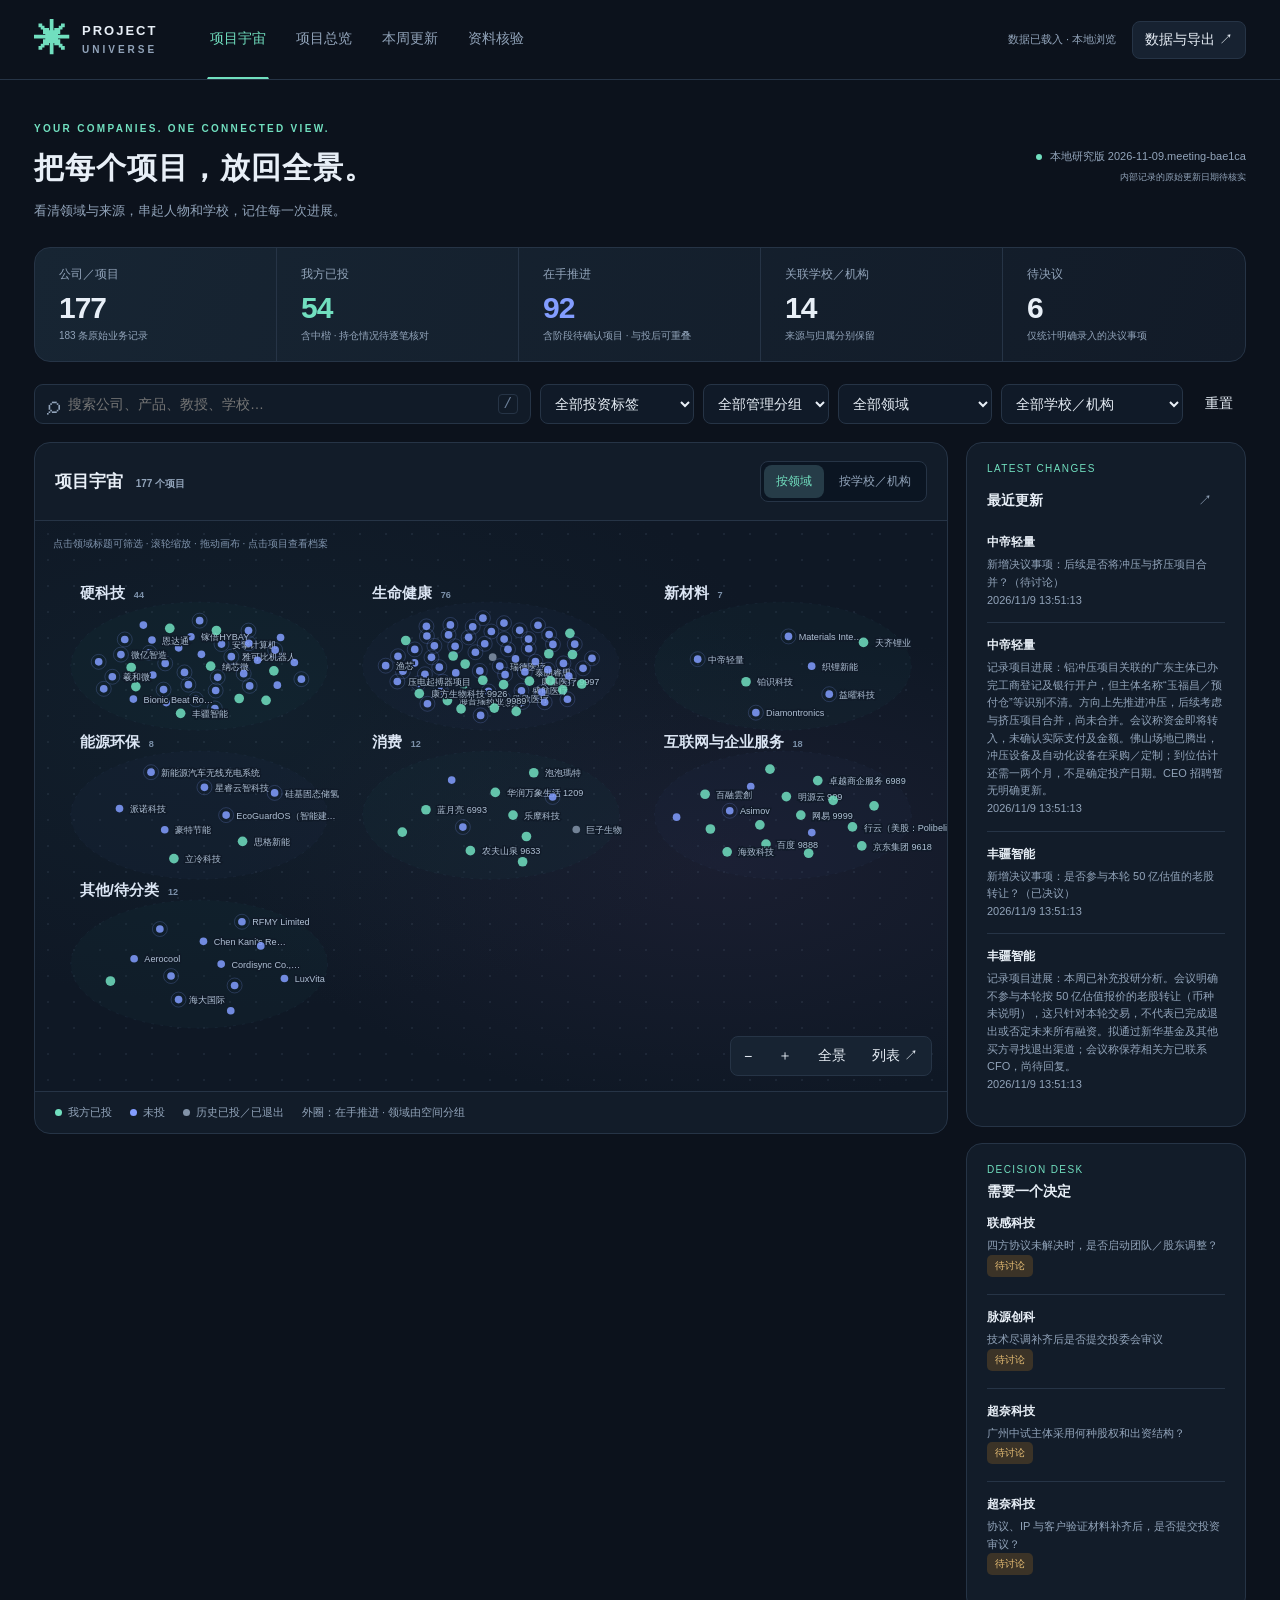
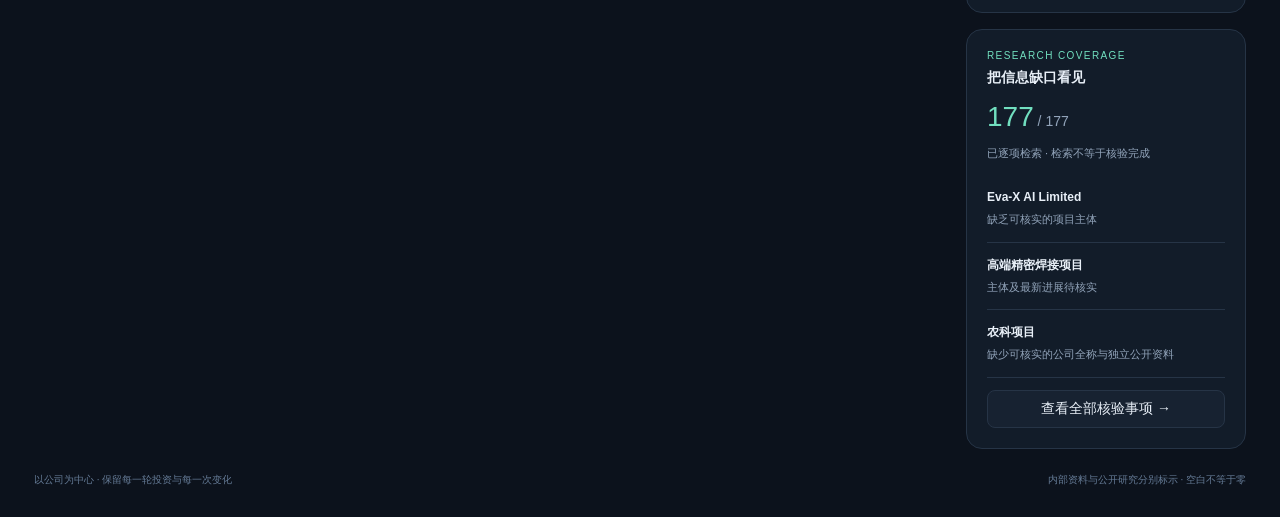
<file: index.html>
<!doctype html>
<html lang="zh-CN"><head><meta charset="UTF-8"><meta name="viewport" content="width=device-width,initial-scale=1"><meta name="color-scheme" content="dark"><title>项目 Universe · 公司与投资管理</title><style>:root{--bg:#0c121c;--panel:#121c29;--panel2:#172333;--line:#263446;--text:#e8eff7;--muted:#92a4ba;--teal:#71dfbf;--blue:#839dff;--gold:#e8bf75;--red:#ff9f9f;--radius:16px;font-family:Inter,"Segoe UI","Microsoft YaHei",sans-serif;color:var(--text);background:var(--bg);font-size:14px}*{box-sizing:border-box}body{margin:0}button,input,select,textarea{font:inherit}button,a,input,select,textarea{outline-offset:4px}button{cursor:pointer;border:1px solid transparent;border-radius:8px;background:transparent;color:inherit;padding:9px 12px}button:hover{background:#253548}button:disabled{opacity:.4;cursor:default}a{color:var(--teal);text-decoration:none}a:hover{text-decoration:underline}input,select,textarea{color:var(--text);background:#101a28;border:1px solid var(--line);border-radius:8px;padding:10px;min-width:0}select{max-width:190px}input:focus,select:focus,textarea:focus{border-color:var(--teal)}.topbar{height:80px;border-bottom:1px solid var(--line);display:flex;align-items:center;gap:50px;padding:0 34px}.brand{display:flex;align-items:center;gap:10px;font-size:13px;font-weight:750;letter-spacing:2px;line-height:1.15;color:var(--text)}.brand-icon{color:var(--teal);font-size:36px}.brand-sub{display:block;font-size:10px;letter-spacing:3px;color:var(--muted);margin-top:5px}nav{display:flex;align-self:stretch;gap:24px}nav button{padding:0 2px;border-radius:0;color:var(--muted);border-bottom:2px solid transparent}nav button.active{color:var(--teal);border-bottom-color:var(--teal)}.top-actions{display:flex;gap:16px;align-items:center;margin-left:auto}.outline{border-color:var(--line);background:#172231}.save-status{font-size:11px;color:var(--muted);max-width:190px}.save-status.dirty{color:var(--gold)}main{max-width:1800px;margin:auto;padding:30px 34px}.heading{display:flex;justify-content:space-between;gap:24px;align-items:center;margin-bottom:25px}.eyebrow{color:var(--teal);font-size:10px;letter-spacing:2.3px;font-weight:650}h1{font-size:30px;font-weight:600;letter-spacing:1px;margin:10px 0}p{line-height:1.8}.heading p:not(.eyebrow){color:var(--muted);margin:0;font-size:13px}.version{text-align:right;color:var(--muted);font-size:11px}.version small{display:block;margin-top:7px}.live-dot{display:inline-block;width:6px;height:6px;background:var(--teal);border-radius:50%;margin-right:5px}.stats{display:grid;grid-template-columns:repeat(5,1fr);border:1px solid var(--line);border-radius:var(--radius);background:linear-gradient(110deg,#172533,#121b28);margin-bottom:22px}.stat{padding:18px 24px;border-right:1px solid var(--line)}.stat:last-child{border:0}.stat-label{color:var(--muted);font-size:12px}.stat-value{font-size:30px;letter-spacing:-1px;margin:8px 0 4px;font-weight:600}.stat-sub{font-size:10px;color:var(--muted)}.stat:nth-child(2) .stat-value{color:var(--teal)}.stat:nth-child(3) .stat-value{color:var(--blue)}.filters{display:flex;gap:9px;margin-bottom:18px;flex-wrap:wrap}.search{display:flex;align-items:center;gap:8px;border:1px solid var(--line);border-radius:9px;background:#111b28;flex:1;min-width:240px;padding:0 12px}.search span{font-size:26px;color:var(--muted)}.search input{width:100%;border:0;background:none;padding:11px 0}.search kbd{color:#6d819b;border:1px solid var(--line);padding:1px 5px;border-radius:4px}.workspace{display:grid;grid-template-columns:minmax(0,1fr) 280px;gap:18px;align-items:start}.content{min-width:0}.right-rail{display:flex;flex-direction:column;gap:16px}.panel{border:1px solid var(--line);border-radius:var(--radius);background:var(--panel);overflow:hidden}.panel-head{padding:18px 20px;display:flex;gap:12px;justify-content:space-between;align-items:center;border-bottom:1px solid var(--line)}h2,h3,h4{margin:0}h2{font-size:17px}h3{font-size:14px}h4{font-size:13px}.panel-head small,.muted{color:var(--muted)}.panel-body{padding:20px}.segmented{display:flex;background:#0b1522;border:1px solid var(--line);padding:3px;border-radius:8px;gap:3px}.segmented button{font-size:12px;padding:7px 11px;color:var(--muted)}.segmented .active{background:#263c48;color:var(--teal)}.graph-wrap{position:relative;height:570px;overflow:hidden;background:radial-gradient(ellipse at 25% 35%,#172e3a55,transparent 55%),radial-gradient(ellipse at 75% 60%,#302a4755,transparent 50%),#0f1825}.graph-wrap:before{content:"";position:absolute;inset:0;background-image:radial-gradient(#8299b51c 1px,transparent 1px);background-size:26px 26px;pointer-events:none}.graph{display:block;width:100%;height:100%;position:relative;touch-action:none;cursor:grab}.graph.dragging{cursor:grabbing}.graph text{font-family:inherit}.graph .node{cursor:pointer}.graph .node:hover circle{stroke:#fff;stroke-width:2}.graph .node:focus{outline:none}.graph .node:focus circle{stroke:#fff;stroke-width:3}.node-label{fill:#afc0d4;font-size:10px;pointer-events:none;paint-order:stroke;stroke:#101a28;stroke-width:3px}.group-label{fill:#dce6f4;font-size:16px;font-weight:600;cursor:pointer}.group-count{fill:#7c91aa;font-size:10px}.graph-legend{display:flex;flex-wrap:wrap;gap:18px;border-top:1px solid var(--line);padding:13px 20px;font-size:11px;color:var(--muted)}.dot{width:7px;height:7px;border-radius:50%;display:inline-block;margin-right:6px}.invested{background:var(--teal)}.uninvested{background:var(--blue)}.exited{background:#8293a8}.graph-tools{position:absolute;right:15px;bottom:15px;background:#172332;display:flex;border:1px solid var(--line);border-radius:8px}.graph-tools button{border-radius:0}.graph-hint{position:absolute;left:18px;top:16px;color:#7e92ab;font-size:10px;pointer-events:none}.tooltip{position:absolute;max-width:280px;background:#1b2c3f;border:1px solid #3b526a;border-radius:10px;padding:12px;pointer-events:none;box-shadow:0 10px 30px #0008;z-index:3;font-size:12px}.tooltip p{margin:6px 0 0;color:#b4c2d2;font-size:11px}.rail-title{display:flex;justify-content:space-between;align-items:center}.rail-eyebrow{font-size:10px;color:var(--teal);letter-spacing:1.4px;margin-bottom:8px}.rail-row{padding:13px 0;border-bottom:1px solid var(--line);cursor:pointer}.rail-row:last-child{border-bottom:0}.rail-row strong{display:block;font-size:12px;line-height:1.5}.rail-row small{font-size:11px;color:var(--muted);display:block;line-height:1.6;margin-top:5px}.pill{display:inline-flex;align-items:center;padding:4px 8px;border-radius:5px;background:#223144;color:#b8c7db;font-size:10px;margin-right:5px;margin-bottom:4px;line-height:1.4}.pill.teal{color:var(--teal);background:#193c37}.pill.blue{color:#acbaff;background:#293354}.pill.gold{color:var(--gold);background:#3b3327}.pill.red{color:var(--red);background:#3c2932}.empty{padding:35px 20px;text-align:center;color:var(--muted);line-height:1.9;font-size:13px}.empty-icon{font-size:26px;margin-bottom:8px;color:#5b728e}.mini-count{font-size:28px;color:var(--teal);margin:14px 0 4px}.list-head{padding:17px 20px;display:flex;justify-content:space-between;align-items:center}.table-scroll{overflow:auto}table{width:100%;border-collapse:collapse;font-size:12px}th{font-size:10px;letter-spacing:.4px;text-align:left;color:var(--muted);font-weight:500;background:#142030}td,th{padding:15px 16px;border-bottom:1px solid var(--line);vertical-align:top}tbody tr{cursor:pointer}tbody tr:hover{background:#1b2b3c}.company-title{font-weight:600;line-height:1.5;max-width:250px}.company-sub{color:var(--muted);font-size:11px;line-height:1.7;max-width:330px;margin-top:5px}.nowrap{white-space:nowrap}.result-count{color:var(--muted);font-size:11px}.backdrop{position:fixed;inset:0;background:#050b16a8;z-index:10;backdrop-filter:blur(3px)}[hidden]{display:none!important}.drawer{position:fixed;right:0;top:0;bottom:0;width:min(740px,94vw);background:#101a27;z-index:11;overflow-y:auto;border-left:1px solid #34465d;box-shadow:-30px 0 80px #0005}.drawer-top{position:sticky;top:0;z-index:2;background:#101a27f5;backdrop-filter:blur(16px);border-bottom:1px solid var(--line);padding:15px 24px;display:flex;justify-content:space-between;align-items:center}.drawer-title{padding:27px 28px 18px}.drawer-title h2{font-size:26px;line-height:1.5;margin:12px 0}.drawer-title .subtitle{font-size:12px;color:var(--muted)}.drawer-nav{display:flex;gap:7px;flex-wrap:wrap;padding:0 28px 20px}.drawer-nav a{font-size:11px;border:1px solid var(--line);padding:7px 10px;border-radius:6px;color:#acbfd3}.detail-section{padding:24px 28px;border-top:1px solid var(--line);scroll-margin-top:65px}.section-title{display:flex;align-items:center;justify-content:space-between;margin-bottom:16px;gap:12px}.section-title h3{font-size:16px}.section-title small{font-size:10px;color:var(--muted)}.summary{font-size:15px;color:#d7e2ed;line-height:1.95;margin:0 0 14px}.kv{display:grid;grid-template-columns:100px 1fr;gap:12px;font-size:12px;line-height:1.8;margin:10px 0}.kv dt{color:var(--muted)}.kv dd{margin:0;overflow-wrap:anywhere}.source-label{color:var(--muted);font-size:10px}.record-card{border:1px solid var(--line);background:#152231;border-radius:10px;padding:16px;margin:12px 0}.record-card p{font-size:12px;margin:8px 0;color:#b8c8d9}.record-top{display:flex;justify-content:space-between;gap:10px;align-items:start}.record-top strong{font-size:13px}.metrics-grid{display:grid;grid-template-columns:1fr 1fr;gap:12px}.metric-card{position:relative;min-height:120px;padding:16px 38px 30px 16px;background:#172638;border:1px solid #2a4055;border-radius:10px}.metric-title{font-size:11px;color:#a9bdd0}.metric-value{font-size:22px;margin:10px 0 5px;font-weight:600;word-break:break-all}.metric-meta{font-size:10px;color:var(--muted);line-height:1.7}.edit-metric{position:absolute;right:7px;bottom:6px;color:var(--teal);font-size:16px;padding:5px 8px}.metric-placeholder{border-style:dashed;background:#14202d}.metric-placeholder .metric-value{color:#506880;font-size:19px}.timeline{border-left:1px solid #38536a;margin:15px 0 0 5px;padding-left:22px}.timeline-item{position:relative;margin-bottom:20px}.timeline-item:before{content:"";position:absolute;left:-26px;top:5px;width:7px;height:7px;border-radius:50%;background:var(--teal)}.timeline-item small{font-size:10px;color:var(--muted)}.timeline-item p{font-size:12px;margin:5px 0}.question-list{padding-left:20px;line-height:1.9;color:#c9d6e6;font-size:12px}.source-link{display:block;padding:10px 0;border-bottom:1px solid var(--line);font-size:12px;line-height:1.7;overflow-wrap:anywhere}.source-link small{display:block;color:var(--muted);font-size:10px}.notice{padding:12px 14px;background:#33312677;color:#d8c19a;border:1px solid #66543a66;border-radius:8px;font-size:11px;line-height:1.9;margin:12px 0}.good-notice{background:#15372b77;border-color:#30674b;color:#acd6bf}.quality-grid{display:grid;grid-template-columns:repeat(3,1fr);gap:12px;padding:20px}.quality-card{border:1px solid var(--line);border-radius:10px;padding:15px;background:#142131}.quality-card strong{font-size:26px;display:block;margin:8px 0}.quality-card small{color:var(--muted)}details{font-size:12px}details summary{cursor:pointer;color:#adc1d9;padding:10px 0}pre{white-space:pre-wrap;overflow-wrap:anywhere;color:var(--muted);line-height:1.7;font-size:11px;max-height:500px;overflow:auto}dialog{background:#162231;color:var(--text);border:1px solid #3b5069;border-radius:16px;padding:26px;width:min(610px,92vw);max-height:90vh;box-shadow:0 30px 100px #0009}dialog::backdrop{background:#060e19ba;backdrop-filter:blur(4px)}.modal-head{display:flex;justify-content:space-between;align-items:center;margin-bottom:18px}.form-grid{display:grid;grid-template-columns:1fr 1fr;gap:15px}.form-field{display:flex;flex-direction:column;gap:7px;font-size:12px;color:#b5c7da}.form-field.full{grid-column:1/-1}.form-field input,.form-field select{width:100%;max-width:none}.form-field textarea{min-height:80px}.form-help{font-size:11px;color:var(--muted);line-height:1.8;margin:10px 0}.form-actions{display:flex;gap:8px;justify-content:flex-end;margin-top:22px}.primary{background:var(--teal);color:#102a25;font-weight:650}.primary:hover{background:#9bead3}.danger{color:var(--red);border-color:#5b3d47}.error-text{color:var(--red);font-size:12px;margin-top:10px}.menu-actions{display:grid;grid-template-columns:1fr 1fr;gap:10px}.menu-actions button{border:1px solid var(--line);background:#1b2c3e;padding:17px;text-align:left}.menu-actions small{display:block;color:var(--muted);margin-top:8px;font-size:11px;font-weight:400}.toast{position:fixed;bottom:26px;left:50%;transform:translateX(-50%);background:#25443e;color:#d8fff2;border:1px solid #508e79;padding:12px 22px;border-radius:10px;z-index:30;max-width:90vw;font-size:12px}.week-toolbar{padding:18px 20px;display:flex;gap:12px;justify-content:space-between;border-bottom:1px solid var(--line)}.week-item{margin:18px 20px;border:1px solid var(--line);border-radius:10px;padding:16px;cursor:pointer}.week-item h3{margin-bottom:8px}.week-item p{font-size:12px;color:#b4c4d8}.relation{padding:12px;background:#152535;border:1px solid var(--line);border-radius:8px;margin-bottom:10px;font-size:12px;line-height:1.8}.relation .arrow{color:var(--teal);padding:0 8px}.compact-note{font-size:11px;color:var(--muted);line-height:1.8}footer{display:flex;justify-content:space-between;color:#657b96;font-size:10px;padding:24px 0 0}.conflict{padding:12px;background:#2a2630;border:1px solid #604b45;border-radius:8px;margin:10px 0}.conflict p{font-size:11px;margin:5px 0}.conflict select{width:100%;max-width:none}.badge-count{font-size:10px;color:var(--muted);margin-left:8px}
@media(min-width:1600px){.graph-wrap{height:650px}}@media(max-width:1150px){.topbar{gap:24px;padding:0 20px}nav{gap:15px}.save-status{display:none}main{padding:25px 20px}.workspace{grid-template-columns:minmax(0,1fr) 245px}.stat{padding:16px}.filters select{max-width:155px}.heading h1{font-size:25px}}@media(max-width:850px){.workspace{grid-template-columns:1fr}.right-rail{display:grid;grid-template-columns:1fr 1fr}.right-rail .panel:last-child{display:none}.topbar{height:auto;flex-wrap:wrap;gap:12px;padding:15px 18px 0}.brand{margin-right:auto}nav{order:3;width:100%;height:46px;justify-content:space-between;gap:10px}nav button{font-size:12px}.top-actions{margin:0}.top-actions button{font-size:11px}.heading{align-items:start}.version{display:none}.stats{grid-template-columns:repeat(5,1fr)}.stat{padding:13px 10px}.stat-value{font-size:25px}.stat-label{font-size:10px}.stat-sub{font-size:9px}.graph-wrap{height:520px}.filters select{flex:1;max-width:none;font-size:11px}.search{flex-basis:100%}.quality-grid{grid-template-columns:1fr 1fr}.heading h1{font-size:25px}footer{gap:15px;line-height:1.8}.graph-hint{font-size:9px}}@media(max-width:500px){main{padding:22px 12px}.heading{margin-bottom:20px}.heading h1{font-size:23px}.heading p:not(.eyebrow){font-size:11px}.eyebrow{font-size:8px;letter-spacing:1.5px}.stats{grid-template-columns:repeat(3,1fr)}.stat:nth-child(3){border-right:0}.stat:nth-child(4),.stat:nth-child(5){border-top:1px solid var(--line)}.stat-value{font-size:23px}.filters{gap:6px}.filters select{width:43%;flex:auto}.filters #resetFilters{font-size:10px}.right-rail{grid-template-columns:1fr}.right-rail .panel:nth-child(n+2){display:none}.panel-head{padding:13px;flex-wrap:wrap}.graph-wrap{height:450px}.graph-legend{font-size:9px;gap:10px;padding:12px}.drawer{width:100vw}.drawer-title,.detail-section{padding:20px}.drawer-nav{padding:0 20px 18px}.drawer-title h2{font-size:23px}.metrics-grid{gap:9px}.metric-card{padding-left:12px}.metric-value{font-size:20px}.form-grid{gap:12px}.menu-actions{grid-template-columns:1fr}.quality-grid{padding:12px;gap:8px}.quality-card{padding:12px}.quality-card small{font-size:10px}footer{display:block}footer span{display:block}.list-head{padding:14px}.week-toolbar{flex-wrap:wrap}.kv{grid-template-columns:80px 1fr}.drawer-top{padding:12px 18px}}

.week-jumps{height:auto;order:initial;justify-content:flex-start;display:flex;gap:8px;flex-wrap:wrap;padding:12px 20px;border-bottom:1px solid var(--line)}.week-jumps a{font-size:12px;color:var(--teal);padding:8px 10px;background:rgba(72,200,180,.06);border-radius:8px;text-decoration:none}.panel-head[id^="week-"]{scroll-margin-top:90px}.source-detail{font-size:12px;color:var(--muted);margin-top:10px}.source-detail summary{cursor:pointer}.source-detail p{font-size:12px}
</style></head>
<body>
<header class="topbar"><a class="brand" href="#"><span class="brand-icon">✳</span><span>PROJECT<span class="brand-sub">UNIVERSE</span></span></a><nav aria-label="页面"><button data-view="universe" class="active">项目宇宙</button><button data-view="list">项目总览</button><button data-view="weekly">本周更新</button><button data-view="quality">资料核验</button></nav><div class="top-actions"><span id="saveStatus" class="save-status"></span><button id="dataMenuButton" class="outline">数据与导出 ↗</button></div></header>
<main><section class="heading"><div><p class="eyebrow">YOUR COMPANIES. ONE CONNECTED VIEW.</p><h1 id="pageTitle">把每个项目，放回全景。</h1><p id="pageDescription">看清领域与来源，串起人物和学校，记住每一次进展。</p></div><div class="version"><span class="live-dot"></span> 本地研究版 <span id="version"></span><small id="dataNote">内部记录的原始更新日期待核实</small></div></section>
<section id="stats" class="stats"></section>
<section class="filters"><label class="search"><span>⌕</span><input id="search" type="search" placeholder="搜索公司、产品、教授、学校…" aria-label="搜索项目"><kbd>/</kbd></label><select id="investFilter" aria-label="投资标签"><option value="">全部投资标签</option><option value="invested">已投</option><option value="uninvested">未投</option><option value="exited">历史已投／已退出</option></select><select id="manageFilter" aria-label="管理分组"><option value="">全部管理分组</option><option value="pipeline">在手推进</option><option value="portfolio">投后跟踪</option></select><select id="sectorFilter" aria-label="领域"><option value="">全部领域</option></select><select id="schoolFilter" aria-label="学校与机构"><option value="">全部学校／机构</option></select><button id="resetFilters" title="清除筛选">重置</button></section>
<div class="workspace"><section id="content" class="content"></section><aside id="rightRail" class="right-rail"></aside></div>
<footer><span>以公司为中心 · 保留每一轮投资与每一次变化</span><span>内部资料与公开研究分别标示 · 空白不等于零</span></footer></main>
<div id="drawerBackdrop" class="backdrop" hidden></div><aside id="drawer" class="drawer" aria-label="公司档案" hidden></aside>
<dialog id="modal"><div id="modalContent"></div></dialog><div id="toast" class="toast" role="status" hidden></div>
<input id="importFile" type="file" accept="application/json,.json" hidden>
<script id="app-data" type="application/json">{"schemaVersion":1,"version":"2026-11-09.meeting-bae1ca","dataDate":"2026-11-09","title":"项目 Universe","sourceName":"项目运营中台 - 核心数据库_项目总库.csv","sourceRecordCount":183,"companies":[{"id":"p-e30a465f1c63","name":"丰疆智能","aliases":["丰疆智能","大疆农机 (主体名称:New China Agriculture Fund）"],"records":[{"项目编号":"丰疆智能","日期":"","外部机构/学校/券商":"","项目名称":"大疆农机 (主体名称:New China Agriculture Fund）","项目负责人":"","实习生":"","业务线":"产学研/VC","项目类型":"已投项目","当前阶段":"已交割","优先级":"","来源渠道":"","项目方联系人":"","投资金额":"100","估值/发行估值":"184 万美元","核心判断":"企业申报港股 IPO 中，主要由于红绸架构问题，现需重组架构后完成内地监管备案。","主要风险":"","云盘链接":"","项目描述":"","10.12更新":"","方向标签":"智能农机","教授/主要创始人":"","首次接触时间":"2017/11/01","近期Deadline":"","Deadline说明":"","LOI/LOC状态":"","LOI金额(HKD)":"","来源说明":"","所属学校":"其他","recordId":"r001"},{"项目编号":"丰疆智能","日期":"2026/09/22","外部机构/学校/券商":"其他","项目名称":"丰疆智能","项目负责人":"高维聪Eddie,薛泽杨","实习生":"","业务线":"基石/锚定","项目类型":"港股 IPO 打新","当前阶段":"尽调中","优先级":"P2 正常跟进","来源渠道":"券商/保荐人","项目方联系人":"CFO 张琦（微信号more_solutonsvsprob）","投资金额":"","估值/发行估值":"","核心判断":"智能农机驾驶系统、三维视觉技术重建","主要风险":"","云盘链接":"https://ycn7no8cvp3i.feishu.cn/drive/folder/Mrcgf2dsVlCHN3dzbmNcdHownuf","项目描述":"智能农机驾驶系统、三维视觉技术重建","10.12更新":"","方向标签":"智能农机","教授/主要创始人":"","首次接触时间":"","近期Deadline":"","Deadline说明":"","LOI/LOC状态":"","LOI金额(HKD)":"","来源说明":"","所属学校":"其他","recordId":"r112"}],"summary":"丰疆智能研发数字化、自动化农业设备与解决方案，结合农业机器人、物联网终端及数字化平台，帮助农场管理作业、监测环境、实施精准作业与灌溉。产品还包括农机自动驾驶系统，服务农场、合作社及种植经营者。","sector":"硬科技","subsector":"农业机器人","products":["农业机器人","农场数字化平台"],"customers":"农场与农业经营者","people":[],"school":"待核实","sources":[{"title":"公开资料","url":"https://fengjiang.nongji360.com/about"}],"queries":["丰疆智能 农业 机器人"],"status":"partial","gaps":["主体及最新进展待核实","客户与团队细节待核实"],"review":{"focus":"核实产品及商业进展","questions":["项目主体全称是什么？","产品验证和研发进展如何？","客户和合作关系有哪些证据？"]},"metrics":[],"events":[{"text":"本周已补充投研分析。会议明确不参与本轮按 50 亿估值报价的老股转让（币种未说明），这只针对本轮交易，不代表已完成退出或否定未来所有融资。拟通过新华基金及其他买方寻找退出渠道；会议称保荐相关方已联系 CFO，尚待回复。","next":"联系新华基金／周润南了解承接可能；跟进 CFO 和潜在买方，确认退出条件、报价口径及持仓资料。","owner":"","deadline":"","id":"meeting-ca4320b9d7b5b2f3","date":"2026-11-09","recordedAt":"2026-11-09T05:51:13.024791+00:00","category":"退出／回款","source":"跨区域团队项目进度同步会 · 2026-11-09","meetingId":"meeting-2026-11-09-regional","sourceTime":"00:16:54；00:19:18–00:21:17","matchBasis":"“松江／封江”与丰疆补充研究、50 亿老股及退出上下文一致，高置信修正。"}],"decisions":[{"title":"是否参与本轮 50 亿估值的老股转让？","note":"会议决定不接本轮老股。50 亿仅为该次交易口述报价，币种及估值口径待核实；已有持仓尚未退出。","status":"已决议","owner":"","deadline":"","id":"meeting-ca4320b9d7b5b2f3-decision-0","date":"2026-11-09","updatedAt":"2026-11-09T05:51:13.024791+00:00","source":"跨区域团队项目进度同步会 · 2026-11-09","meetingId":"meeting-2026-11-09-regional","origin":"会议明确决定"}],"currentStatus":{"date":"2026-11-09","text":"不参与本轮老股；已有持仓继续寻求退出","pipeline":false}},{"id":"p-b9417b3c4adf","name":"字节跳动（主体名称：New China PE Fund-1 L.P.","aliases":["字节跳动（主体名称：New China PE Fund-1 L.P."],"records":[{"项目编号":"字节跳动（主体名称：New China PE Fund-1 L.P.","日期":"","外部机构/学校/券商":"","项目名称":"字节跳动（主体名称：New China PE Fund-1 L.P.","项目负责人":"","实习生":"","业务线":"产学研/VC","项目类型":"已投项目","当前阶段":"退出/回款中","优先级":"","来源渠道":"","项目方联系人":"","投资金额":"100","估值/发行估值":"","核心判断":"基金退出中，预计 2026 年 12 月可退出","主要风险":"","云盘链接":"","项目描述":"","10.12更新":"","方向标签":"","教授/主要创始人":"","首次接触时间":"2017/11/01","近期Deadline":"2026/12/31","Deadline说明":"预计基金2026年12月完成退出","LOI/LOC状态":"","LOI金额(HKD)":"","来源说明":"","所属学校":"其他","recordId":"r002"}],"summary":"字节跳动经营内容平台、创作工具及企业技术服务。官网列出的产品包括抖音、TikTok、今日头条、剪映与CapCut、飞书、豆包和火山引擎，分别服务内容观看与创作、协作办公、AI使用及企业云技术等场景。这里介绍的是经营业务；项目库列出的New China PE Fund-1 L.P.属于投资持有线索，其是否持股、持股层级和权益需以基金文件核实。","sector":"互联网与企业服务","subsector":"具体方向待核实","products":["抖音/TikTok","今日头条","剪映/CapCut","飞书","豆包","火山引擎"],"customers":"内容用户与创作者、广告主、商家及企业技术客户","people":[],"school":"其他","sources":[{"title":"字节跳动（主体名称：New China PE Fund-1 L.P.：官网或机构公开资料（部分为辨名证据）","url":"https://www.bytedance.com/products-services"}],"queries":["字节跳动（主体名称：New China PE Fund-1 L.P. 公司 产品","字节跳动 官网 产品"],"status":"partial","gaps":["具体产品参数、商业交付与付费客户需核实","大学知识产权归属及公司授权链条尚未全面确认"],"review":{"focus":"抖音/TikTok","questions":["项目对应的公司全称、官网及知识产权主体是什么？","核心产品目前达到什么验证或交付阶段，有哪些可核查材料？","学校团队与公司的关系、付费客户和业务进展如何证明？"]},"metrics":[],"events":[],"decisions":[]},{"id":"p-df7a2b60f481","name":"一下科技（已诉）（主体名称：New China Innovation Fund 12 SP)","aliases":["一下科技（已诉）（主体名称：New China Innovation Fund 12 SP)"],"records":[{"项目编号":"一下科技（已诉）（主体名称：New China Innovation Fund 12 SP)","日期":"","外部机构/学校/券商":"","项目名称":"一下科技（已诉）（主体名称：New China Innovation Fund 12 SP)","项目负责人":"","实习生":"","业务线":"产学研/VC","项目类型":"已投项目","当前阶段":"投后管理中","优先级":"P0 最高优先级","来源渠道":"","项目方联系人":"","投资金额":"500","估值/发行估值":"0","核心判断":"新华及其他外部股东就项目进行法务处理中","主要风险":"","云盘链接":"","项目描述":"","10.12更新":"","方向标签":"","教授/主要创始人":"","首次接触时间":"2017/11/01","近期Deadline":"","Deadline说明":"","LOI/LOC状态":"","LOI金额(HKD)":"","来源说明":"","所属学校":"其他","recordId":"r003"}],"summary":"一下科技提供短视频拍摄、分享和直播产品。官网列出秒拍、小咖秀、一直播、波波视频，以及面向开发者的Vitamio多媒体框架和VPlayer播放器。普通用户可通过这些应用拍摄、观看或直播内容，开发者则可使用视频处理工具。项目库所列基金主体与经营公司的持股链条、诉讼情况需另用法律文件核实，官网业务介绍不能证明这些事项。","sector":"互联网与企业服务","subsector":"具体方向待核实","products":["秒拍","小咖秀","一直播","Vitamio","VPlayer"],"customers":"短视频与直播用户、视频应用开发者","people":[],"school":"其他","sources":[{"title":"一下科技（已诉）（主体名称：New China Innovation Fund 12 SP)：官网或机构公开资料（部分为辨名证据）","url":"https://www.yixia.com/miaopai"}],"queries":["一下科技（已诉）（主体名称：New China Innovation Fund 12 SP) 公司 产品","一下科技 秒拍 小咖秀 官网"],"status":"partial","gaps":["具体产品参数、商业交付与付费客户需核实","大学知识产权归属及公司授权链条尚未全面确认"],"review":{"focus":"秒拍","questions":["项目对应的公司全称、官网及知识产权主体是什么？","核心产品目前达到什么验证或交付阶段，有哪些可核查材料？","学校团队与公司的关系、付费客户和业务进展如何证明？"]},"metrics":[],"events":[],"decisions":[]},{"id":"p-92f4c23456e8","name":"Ansun Biopharma","aliases":["Ansun","Ansun Biopharma"],"records":[{"项目编号":"Ansun","日期":"","外部机构/学校/券商":"","项目名称":"Ansun","项目负责人":"","实习生":"","业务线":"产学研/VC","项目类型":"已投项目","当前阶段":"投后管理中","优先级":"","来源渠道":"","项目方联系人":"","投资金额":"200","估值/发行估值":"美元","核心判断":"我方原持有 51.47 万股普通股（原价 0.971 美元/股）及 118.86 万股 A-1 轮优先股（原价 1.262 美元/股），现公司以原价的半价（0.631 美元/股）回购 62.4 万股优先股，剩余 56.46 万股优先股以 2:1 比例转换为 28.23 万股普通股，按市值计算约有 20~30% 亏损","主要风险":"20-30% 的亏损？Pre-A/Per-B 有 5/7 年的回购条款？","云盘链接":"","项目描述":"","10.12更新":"目前已赎回40wusd，优先股已全部转股，共计普通股28w股，加上原有普通股51w股，总计796,958股，每股1.2usd，现有市值合计95.6w美元（成本200-40=160w）合计亏损64.4w美元","方向标签":"","教授/主要创始人":"","首次接触时间":"2018/05/01","近期Deadline":"","Deadline说明":"","LOI/LOC状态":"","LOI金额(HKD)":"","来源说明":"","所属学校":"其他","recordId":"r004"}],"summary":"Ansun Biopharma 做的是针对呼吸道病毒的药物研发。它的核心候选药 DAS181，思路是暂时移除呼吸道细胞表面供某些病毒附着的受体，让病毒更难进入细胞。官网把副流感病毒感染列为重点开发方向，主要面向免疫功能较弱的患者。这是研发中的药物，不能把研发管线当成已经上市销售的产品。","sector":"生命健康","subsector":"抗病毒药物","products":["DAS181：针对呼吸道病毒感染的候选药物"],"customers":"潜在应用对象为免疫功能低下、发生副流感病毒感染等呼吸道疾病的患者；销售客户与商业化收入未核实。","people":[],"school":"","sources":[{"title":"Ansun 官网：公司及候选药介绍","url":"https://www.ansunbiopharma.com/about/"},{"title":"Ansun 官网：DAS181 作用机制","url":"https://www.ansunbiopharma.com/das181-biology/"},{"title":"Ansun 官网：研发管线","url":"https://www.ansunbiopharma.com/pipeline/"},{"title":"FDA：临床试验结果信息提交预通知信（2026-09-28）","url":"https://www.fda.gov/media/195941/download"}],"queries":["Ansun Biopharma official DAS181"],"status":"verified","gaps":["请用最新股东名册、回购支付凭证核对普通股股数及剩余投资成本；原 CSV 的“10.12”未注明年份。","临床试验最新状态及现金储备需公司确认，官网介绍未必与最新试验状态同步。","FDA 2026-09-28 预通知信指出 NCT01924793 试验结果信息提交可能不合规；后续回应及整改情况待核实，不能据此判定药物无效或已有处罚。"],"review":{"focus":"临床进度、资金续航与持仓回收","questions":["DAS181 当前试验进展、关键读出时间和资金需求是什么？","历史回购款是否均到账，现有股份类别及数量有无最新凭证？","FDA 预通知信涉及的信息提交问题是否已回复或补正？"]},"metrics":[],"events":[],"decisions":[],"websiteStatus":"官网已核实：ansunbiopharma.com；项目名称由用户确认。","entityNotes":["2026-11-09 用户确认原项目 Ansun 为 Ansun Biopharma。公开资料用于补充业务，不用于推算我方当前持仓价值。"]},{"id":"p-63dc65639a51","name":"行云（美股：Polibeli）","aliases":["行云（美股：Polibeli）"],"records":[{"项目编号":"行云（美股：Polibeli）","日期":"","外部机构/学校/券商":"","项目名称":"行云（美股：Polibeli）","项目负责人":"","实习生":"","业务线":"产学研/VC","项目类型":"已投项目","当前阶段":"投后管理中","优先级":"","来源渠道":"","项目方联系人":"","投资金额":"300","估值/发行估值":"497 万美金","核心判断":"云峰基金作为董事及股东，以一票否决权否决股票的派发，现企业进行法务诉讼中。","主要风险":"","云盘链接":"","项目描述":"","10.12更新":"","方向标签":"","教授/主要创始人":"","首次接触时间":"2021/03/01","近期Deadline":"","Deadline说明":"","LOI/LOC状态":"","LOI金额(HKD)":"","来源说明":"","所属学校":"其他","recordId":"r005"}],"summary":"行云数科官网将Polibeli描述为跨境供应链服务平台，面向品牌出海与中小商家，提供供应链数字化相关服务。项目库把行云与美股Polibeli并列，但官网页面不能证明两者股权和上市主体完全相同；应核对公司架构及证券文件。","sector":"互联网与企业服务","subsector":"跨境供应链","products":["跨境供应链平台"],"customers":"","people":[],"school":"","sources":[{"title":"公开检索来源","url":"https://tech.xingyungroup.com/"}],"queries":["行云（美股：Polibeli） 跨境供应链"],"status":"partial","gaps":["主体及项目库对应关系","产品状态和客户证据"],"review":{"focus":"核实跨境供应链业务与项目主体","questions":["行云（美股：Polibeli）的注册主体及项目库记录是否一致？","核心产品目前处于什么研发、注册或商业化阶段？","有哪些可核实的客户、合作机构或临床验证？"]},"metrics":[],"events":[],"decisions":[]},{"id":"p-ea3c437f59d5","name":"华润饮料","aliases":["华润饮料"],"records":[{"项目编号":"华润饮料","日期":"","外部机构/学校/券商":"","项目名称":"华润饮料","项目负责人":"","实习生":"","业务线":"产学研/VC","项目类型":"已投项目","当前阶段":"投后管理中","优先级":"","来源渠道":"","项目方联系人":"","投资金额":"1200","估值/发行估值":"1415 万美金","核心判断":"基金延续一年至 2026 年 7 月，并预计继续进行延期，暂未确定退出日期","主要风险":"","云盘链接":"","项目描述":"","10.12更新":"","方向标签":"","教授/主要创始人":"","首次接触时间":"2021/07/01","近期Deadline":"","Deadline说明":"基金延续至2026年7月并预计继续延期，暂未确定退出日期","LOI/LOC状态":"","LOI金额(HKD)":"","来源说明":"","所属学校":"其他","recordId":"r006"},{"项目编号":"华润饮料","日期":"2024/09/01","外部机构/学校/券商":"中银国际证券","项目名称":"华润饮料","项目负责人":"","实习生":"","业务线":"基石/锚定","项目类型":"已投项目","当前阶段":"已交割","优先级":"","来源渠道":"","项目方联系人":"","投资金额":"629788","估值/发行估值":"","核心判断":"收益率 -11.79%","主要风险":"","云盘链接":"","项目描述":"","10.12更新":"","方向标签":"","教授/主要创始人":"","首次接触时间":"","近期Deadline":"","Deadline说明":"","LOI/LOC状态":"","LOI金额(HKD)":"","来源说明":"","所属学校":"","recordId":"r026"}],"summary":"华润饮料投资者网站显示其产品覆盖包装饮用水、茶、果汁、运动饮料和咖啡等品类，旗下包括怡宝品牌。其产品进入零售、餐饮等消费场景，终端用户为饮料消费者。项目库仅记录投资项目，销售规模、渠道结构和新品表现应以公司披露为准，不从持仓事项推断。","sector":"消费","subsector":"包装饮料","products":["怡宝包装饮用水","茶、果汁、运动饮料及咖啡"],"customers":"饮料消费者；零售及餐饮渠道","people":[],"school":"","sources":[{"title":"公开网页证据","url":"https://tzzgx.crbeverage.com/cn/"}],"queries":["华润饮料 包装饮料"],"status":"verified","gaps":["公司主体与产品进度待核对"],"review":{"focus":"核对产品与使用场景","questions":["华润饮料的正式主体和官网是什么？","核心产品已达到什么注册或商业化阶段？","有哪些可查验的客户或应用案例？"]},"metrics":[],"events":[],"decisions":[]},{"id":"p-55033efacb6e","name":"鹍远基因","aliases":["鹍远基因","鹍远生物","Singlera"],"records":[{"项目编号":"鹍远基因","日期":"","外部机构/学校/券商":"","项目名称":"鹍远基因","项目负责人":"","实习生":"","业务线":"大陆遗留项目","项目类型":"已投项目","当前阶段":"投后管理中","优先级":"P2 正常跟进","来源渠道":"","项目方联系人":"","投资金额":"1256.44","估值/发行估值":"","核心判断":"预计上市中","主要风险":"","云盘链接":"","项目描述":"","10.12更新":"","方向标签":"","教授/主要创始人":"","首次接触时间":"","近期Deadline":"","Deadline说明":"","LOI/LOC状态":"","LOI金额(HKD)":"","来源说明":"","所属学校":"其他","recordId":"r007"}],"summary":"鹍远基因现使用“鹍远生物”品牌，主要从血液等样本中寻找肿瘤相关DNA信号，帮助发现癌症风险并跟踪复发。其核心是DNA甲基化检测，产品与在研方向覆盖结直肠癌、肝癌、胰腺癌及多癌种筛查。可以把它理解为给医院和筛查机构提供癌症早检工具的公司；不同产品的注册、临床验证和商业化阶段需分别查看，不能把研发管线都当作已上市产品。","sector":"生命健康","subsector":"肿瘤早筛与液体活检","products":["ColonAiQ／常艾克结直肠癌检测","PanSeer多癌种早检技术","肝癌及胰腺癌在研检测技术"],"customers":"医院、体检／筛查机构及相关检验服务机构","people":[],"school":"","sources":[{"title":"鹍远官方：2021年品牌更名，鹍远基因改称鹍远生物","url":"https://singlera.com.cn/new/483.html"},{"title":"鹍远官方：公司介绍及产品管线","url":"https://www.singlera.com.cn/about"}],"queries":["鹍远基因 基因检测","鹍远基因 官网 产品 业务"],"status":"verified","gaps":["我方投资所对应的准确法人、最新持仓及退出进度需内部核对","产品注册及最新经营数据需按具体产品与期间补充"],"review":{"focus":"先区分公司公开业务与我方投资记录，再核对最近一期经营和融资变化。","questions":["最新一期收入、利润和现金情况是什么，使用什么口径？","当前融资或退出事项有哪些明确节点和待决议条件？","我方实际投资主体、剩余权益与已回款是否已逐笔对账？"]},"metrics":[],"events":[],"decisions":[]},{"id":"p-ed0c4bf89a19","name":"立冷科技","aliases":["立冷科技"],"records":[{"项目编号":"立冷科技","日期":"","外部机构/学校/券商":"理大","项目名称":"立冷科技","项目负责人":"","实习生":"","业务线":"产学研/VC","项目类型":"已投项目","当前阶段":"投后管理中","优先级":"","来源渠道":"","项目方联系人":"","投资金额":"550","估值/发行估值":"未提供","核心判断":"已经签署投资协议，并且完成部分交割（已交割 183 万港币）","主要风险":"","云盘链接":"","项目描述":"","10.12更新":"","方向标签":"","教授/主要创始人":"","首次接触时间":"","近期Deadline":"","Deadline说明":"","LOI/LOC状态":"","LOI金额(HKD)":"","来源说明":"","所属学校":"理大","recordId":"r009"}],"summary":"公开报道确认立冷科技由香港理工大学王钻开教授团队创办，开发面向数据中心的高效节能液冷系统，包括单相冷板、相变冷板等。客户场景是高密度服务器与机房冷却，可望降低制冷能耗。需核对产品测试条件、实地部署、可靠性和节能幅度，避免将研发目标当作已实现收益。","sector":"能源环保","subsector":"数据中心液冷","products":["单相冷板","相变冷板"],"customers":"","people":[{"name":"王钻开","role":"创办团队负责人","department":"","school":"香港理工大学","sourceUrl":"https://www.wjyanghu.com/yhw/hotspot/wjxw/2026-08-01/172328.html"}],"school":"理大","sources":[{"title":"公开网页证据","url":"https://www.wjyanghu.com/yhw/hotspot/wjxw/2026-08-01/172328.html"}],"queries":["立冷科技 数据中心液冷"],"status":"verified","gaps":["公司主体与产品进度待核对"],"review":{"focus":"核对产品与使用场景","questions":["立冷科技的正式主体和官网是什么？","核心产品已达到什么注册或商业化阶段？","有哪些可查验的客户或应用案例？"]},"metrics":[],"events":[],"decisions":[]},{"id":"p-7cc7af836dfd","name":"InfiG.ai Limited","aliases":["InfiG.ai Limited"],"records":[{"项目编号":"InfiG.ai Limited","日期":"","外部机构/学校/券商":"理大","项目名称":"InfiG.ai Limited","项目负责人":"","实习生":"","业务线":"产学研/VC","项目类型":"已投项目","当前阶段":"已交割","优先级":"","来源渠道":"","项目方联系人":"","投资金额":"200","估值/发行估值":"未提供","核心判断":"已经签署投资协议，并且完成交割","主要风险":"","云盘链接":"","项目描述":"","10.12更新":"","方向标签":"","教授/主要创始人":"","首次接触时间":"","近期Deadline":"","Deadline说明":"","LOI/LOC状态":"","LOI金额(HKD)":"","来源说明":"","所属学校":"理大","recordId":"r010"}],"summary":"项目库写InfiG.ai Limited，相关网站infig.ai展示的却是InfiX.ai品牌，强调协同生成式AI及企业AI基础设施。两者可能相关，但域名与品牌拼写不能单独证明法律主体一致。可先将业务理解为生成式AI模型协作与部署工具，产品及客户情况需以公司登记、合同和官网法律信息核实。","sector":"互联网与企业服务","subsector":"生成式AI基础设施","products":[],"customers":"","people":[],"school":"香港理工大学","sources":[{"title":"网页证据","url":"https://infig.ai/zh-cn"}],"queries":["InfiG.ai Limited 香港理工大学 生成式AI基础设施"],"status":"partial","gaps":["注册主体及项目库对应关系","产品阶段与可核实用户/客户"],"review":{"focus":"核实主体与产品用途","questions":["InfiG.ai Limited对应哪一个注册主体？","核心产品目前如何交付及验证？","谁是实际用户或客户，有何证据？"]},"metrics":[],"events":[],"decisions":[]},{"id":"p-0f4172d5dc55","name":"晶准医学","aliases":["晶准医学"],"records":[{"项目编号":"晶准医学","日期":"","外部机构/学校/券商":"城大","项目名称":"晶准医学","项目负责人":"","实习生":"","业务线":"产学研/VC","项目类型":"已投项目","当前阶段":"投后管理中","优先级":"","来源渠道":"","项目方联系人":"","投资金额":"200","估值/发行估值":"未提供","核心判断":"已经签署投资协议，并且完成交割","主要风险":"","云盘链接":"","项目描述":"肿瘤液体活检：依托微流控芯片和核酸分子检测，提供CTC+ddPCR+NGS肿瘤精准诊断整体方案","10.12更新":"","方向标签":"医学检测","教授/主要创始人":"","首次接触时间":"","近期Deadline":"","Deadline说明":"","LOI/LOC状态":"","LOI金额(HKD)":"","来源说明":"","所属学校":"城大","recordId":"r011"}],"summary":"晶准医学做的是“从血液等样本里找肿瘤线索”的检测工具。它利用微流控芯片分离细胞，再结合数字PCR和核酸测序，帮助医生获取癌细胞及相关遗传信息，用于肿瘤检测和病情评估。客户主要是医院和检验机构。公司与香港城市大学的研究转化有关，校方明确记载杨梦甦教授参与共同创办；具体检测项目的注册和临床证据仍须分别核对。","sector":"生命健康","subsector":"肿瘤液体活检","products":["循环肿瘤细胞（CTC）检测方案","数字PCR与核酸测序检测方案","微流控细胞分离技术"],"customers":"肿瘤诊疗医院、临床检验机构及相关患者","people":[{"name":"杨梦甦（Michael Mengsu Yang）","role":"共同创办人（校方资料明确）","school":"香港城市大学","department":"生物医学系","sourceUrl":"https://www.cityu.edu.hk/bms/profile/michaelyang.htm"}],"school":"城大","sources":[{"title":"公开网页证据","url":"https://bydrug.pharmcube.com/news/detail/b1f589e76f4cfba40c0c37ab85e441d9"},{"title":"香港城市大学：杨梦甦任职及共同创办晶准医学的官方说明","url":"https://www.cityu.edu.hk/bms/profile/michaelyang.htm"}],"queries":["晶准医学 肿瘤液体活检","site.cityu.edu.hk 杨梦甦 生物医学 教授 晶准"],"status":"partial","gaps":["公司主体与产品进度待核对"],"review":{"focus":"核对产品与使用场景","questions":["晶准医学的正式主体和官网是什么？","核心产品已达到什么注册或商业化阶段？","有哪些可查验的客户或应用案例？"]},"metrics":[],"events":[],"decisions":[]},{"id":"p-74fb2c5e9287","name":"铂识科技","aliases":["铂识科技"],"records":[{"项目编号":"铂识科技","日期":"","外部机构/学校/券商":"城大","项目名称":"铂识科技","项目负责人":"","实习生":"","业务线":"产学研/VC","项目类型":"已投项目","当前阶段":"投后管理中","优先级":"P2 正常跟进","来源渠道":"高校/KTO","项目方联系人":"Vivian、Sharry","投资金额":"300","估值/发行估值":"未提供","核心判断":"已经签署投资协议，并且完成交割","主要风险":"","云盘链接":"https://ycn7no8cvp3i.feishu.cn/drive/folder/SUlMfomBUluDOqdGYEFcnQLTn1f","项目描述":"城大-半导体封装材料","10.12更新":"","方向标签":"半导体","教授/主要创始人":"","首次接触时间":"","近期Deadline":"","Deadline说明":"","LOI/LOC状态":"","LOI金额(HKD)":"","来源说明":"","所属学校":"城大","recordId":"r012"}],"summary":"香港铂识科技研发、生产和销售金属电镀材料及特种化学品，主要产品是铜电镀液，包括纳米双晶铜电镀溶液。产品面向半导体先进封装和绿色能源产业，可按需求调整配方，用于三维芯片封装中的铜互连等结构。","sector":"新材料","subsector":"半导体化学材料","products":["电镀化学品","铜金属化技术"],"customers":"半导体制造及封装企业","people":[],"school":"待核实","sources":[{"title":"公开资料","url":"https://www.cityu.edu.hk/zh-cn/hktech300/start-ups/angel-fund-start-ups/doctech-hk-limited"},{"title":"业务资料","url":"https://www.doctech-solution.com/cn/"}],"queries":["铂识科技 公司"],"status":"partial","gaps":["主体及最新进展待核实","客户和团队细节待核实"],"review":{"focus":"确认产品与商业进展","questions":["项目主体全称是什么？","核心产品的验证或研发进展如何？","实际客户和合作关系有哪些证据？"]},"metrics":[],"events":[],"decisions":[]},{"id":"p-cb365da96614","name":"联感科技","aliases":["联感科技","智感科技","联感医疗"],"records":[{"项目编号":"智感科技","日期":"","外部机构/学校/券商":"理大","项目名称":"智感科技","项目负责人":"","实习生":"","业务线":"产学研/VC","项目类型":"已投项目","当前阶段":"已结束","优先级":"","来源渠道":"","项目方联系人":"","投资金额":"200","估值/发行估值":"未提供","核心判断":"已经签署投资协议，并且完成交割","主要风险":"","云盘链接":"","项目描述":"","10.12更新":"","方向标签":"","教授/主要创始人":"","首次接触时间":"","近期Deadline":"","Deadline说明":"","LOI/LOC状态":"","LOI金额(HKD)":"","来源说明":"","所属学校":"理大","recordId":"r008"},{"项目编号":"联感医疗","日期":"","外部机构/学校/券商":"港中文","项目名称":"联感医疗","项目负责人":"","实习生":"","业务线":"产学研/VC","项目类型":"已投项目","当前阶段":"投后管理中","优先级":"P2 正常跟进","来源渠道":"高校/KTO","项目方联系人":"赵铌教授、Nancy","投资金额":"200","估值/发行估值":"未提供","核心判断":"已经签署投资协议，并且完成交割","主要风险":"","云盘链接":"https://ycn7no8cvp3i.feishu.cn/drive/folder/O6svfzYgMlvYord1nBTc2XidnVe","项目描述":"无袖带24小时智能血压监测戒指，结合AI医疗大模型做个性化健康分析（医疗库中名为联感科技）","10.12更新":"","方向标签":"医学检测","教授/主要创始人":"","首次接触时间":"","近期Deadline":"","Deadline说明":"","LOI/LOC状态":"","LOI金额(HKD)":"","来源说明":"","所属学校":"港中文","recordId":"r013"}],"summary":"联感科技在做无袖带的连续血压监测：希望用智能戒指在日常佩戴时获取血压数据，并结合健康分析，减少反复绑袖带测量的不便。上述产品方向来自原项目库，具体准确度、注册进展和临床验证仍需材料确认。用户确认这是电子工程学系张元亭教授相关项目；本周正在处理学校协议、PIC 控制权和团队治理问题。","sector":"生命健康","subsector":"可穿戴血压监测","products":["无袖带 24 小时血压监测智能戒指（原项目库）","个性化健康分析（原项目库，能力和效果待验证）"],"customers":"血压监测与居家健康管理用户；实际付费客户及临床落地待补充。","people":[{"name":"张元亭","role":"用户确认的项目关联教授；具体创始人／股东职务待核实","school":"香港中文大学","department":"电子工程学系","position":"研究教授（校方 2024 年资料）","sourceUrl":"https://www.na.cuhk.edu.hk/e_newsletter/newly-affiliated-colleagues-march-to-may-2024/?cat=student-development&lang=zh-hans"}],"school":"香港中文大学","sources":[{"title":"香港中文大学新亚书院：张元亭、电子工程学系（只支持人物院系，不证明公司关系）","url":"https://www.na.cuhk.edu.hk/e_newsletter/newly-affiliated-colleagues-march-to-may-2024/?cat=student-development&lang=zh-hans"}],"queries":["联感医疗 港中文 可穿戴血压监测"],"status":"partial","gaps":["两条原始记录均写投资金额 200，币种与是否重复尚未核对，不能相加为 400。","原记录“理大／已结束”与另一条“港中文／投后管理中”冲突；当前图谱按用户补充及本周纪要展示，原文保留。","原 CSV 联系人为赵铌教授、Nancy；本周“赵老师”“张老师”的确切身份和职务需要协议确认，未直接视为同名人物。","四方协议、PIC 权限、股权安排、律师函实际发出情况及资金申请节点待材料确认。","戒指技术验证、医疗器械注册和临床证据待补充。"],"review":{"focus":"先理清治理权限，再验证产品与资金节点","questions":["谁是法定股东、实际创始人、PIC，分别有哪些签字和决策权限？","四方协议有哪些未签事项，律师函是否发出，下一步触发条件是什么？","两条 200 的投资记录是否同一笔？目前有效持仓和成本是多少？"]},"metrics":[],"events":[{"text":"正处理 PIC 控制权及治理安排。学校已起草四方协议，纪要称一位“张老师”尚未同意签字；“赵老师”已聘请律师，计划正式发律师函，未称已发出。会议转述股东希望项目继续，并非已经清算。希望在政府资助相关节点前完成重组，但资助计划名称的识别不清。若律师函仍不能解决，讨论请相关人员退出及替换的方案，尚未执行。","next":"确认四方协议文本、签署障碍和 PIC 权限；核实律师函发出情况、政府资助准确名称与期限；如未解决再讨论团队调整。","owner":"","deadline":"","id":"meeting-bd16e2fa8a12e361","date":"2026-11-09","recordedAt":"2026-11-09T05:51:13.024791+00:00","category":"投后经营","source":"跨区域团队项目进度同步会 · 2026-11-09","meetingId":"meeting-2026-11-09-regional","sourceTime":"00:06:36–00:08:34","matchBasis":"用户确认智感＝联感；原 CSV 联感医疗别名联感科技；“连感／连港”与赵老师及中大治理语境匹配。"}],"decisions":[{"title":"四方协议未解决时，是否启动团队／股东调整？","note":"以律师函及协商无效为前提的后续讨论，不是已决定让某位教授退出；需核实人物身份及权利安排。","status":"待讨论","owner":"","deadline":"","id":"meeting-bd16e2fa8a12e361-decision-0","date":"2026-11-09","updatedAt":"2026-11-09T05:51:13.024791+00:00","source":"跨区域团队项目进度同步会 · 2026-11-09","meetingId":"meeting-2026-11-09-regional","origin":"AI 根据会议整理的待审议／待核实事项，尚非正式投委会议案"}],"schoolOverride":true,"websiteStatus":"暂无官网（用户于 2026-11-09 确认）。旧版联感医疗网站线索已移出有效来源，未认定其属于本项目。","entityNotes":["合并依据：用户确认“智感科技＝联感科技”；原 CSV r013 的项目描述明确“医疗库中名为联感科技”。保留 r008、r013 两条原文，未合计金额。","历史“理大／已结束”不再用作当前学校图谱或退出判断；原始记录仍可查。","用户确认张元亭与项目关联；校方资料支持其电子工程学系任职。纪要中的“张老师”未自动认定为张元亭。"],"currentStatus":{"date":"2026-11-09","text":"投后治理调整；四方协议与 PIC 控制权待落实","pipeline":false}},{"id":"p-7ff10ef4d491","name":"迅科光电","aliases":["迅科光电"],"records":[{"项目编号":"迅科光电","日期":"","外部机构/学校/券商":"科大","项目名称":"迅科光电","项目负责人":"","实习生":"","业务线":"产学研/VC","项目类型":"已投项目","当前阶段":"投后管理中","优先级":"P1 重点推进","来源渠道":"高校/KTO","项目方联系人":"孙桎博、吴总","投资金额":"300","估值/发行估值":"未提供","核心判断":"已经签署投资协议，并且完成部分交割（已交割 100 万港币）","主要风险":"","云盘链接":"","项目描述":"","10.12更新":"","方向标签":"","教授/主要创始人":"","首次接触时间":"","近期Deadline":"","Deadline说明":"","LOI/LOC状态":"","LOI金额(HKD)":"","来源说明":"","所属学校":"科大","recordId":"r014"}],"summary":"迅科光电是香港科技大学显示与光电子全国重点实验室的衍生公司，做的是反应更快的铁电液晶材料。简单说，它向显示与光电设备厂商提供能快速改变光线状态的材料，可用于高分辨率显示器、激光雷达和AR多焦点镜片。高校资料确认其于2024年成立，实际量产规模、具体客户及产品交付状态仍待核实。","sector":"硬科技","subsector":"铁电液晶材料","products":["铁电液晶（FLC）材料","面向显示、LiDAR及AR镜片的液晶材料"],"customers":"显示面板、激光雷达和AR光学设备企业；具体客户待核实","people":[],"school":"科大","sources":[{"title":"迅科光电：官网或机构公开资料（部分为辨名证据）","url":"https://skl.hkust.edu.hk/zh-hans/node/117"}],"queries":["迅科光电 科大 产品","迅科光电 科大"],"status":"partial","gaps":["具体产品参数、商业交付与付费客户需核实","大学知识产权归属及公司授权链条尚未全面确认"],"review":{"focus":"铁电液晶（FLC）材料","questions":["项目对应的公司全称、官网及知识产权主体是什么？","核心产品目前达到什么验证或交付阶段，有哪些可核查材料？","学校团队与公司的关系、付费客户和业务进展如何证明？"]},"metrics":[],"events":[],"decisions":[]},{"id":"p-d9bf832e4547","name":"Eva-X AI Limited","aliases":["Eva-X AI Limited"],"records":[{"项目编号":"Eva-X AI Limited","日期":"","外部机构/学校/券商":"","项目名称":"Eva-X AI Limited","项目负责人":"","实习生":"","业务线":"产学研/VC","项目类型":"已投项目","当前阶段":"投后管理中","优先级":"P2 正常跟进","来源渠道":"客户/投资人","项目方联系人":"刘卫","投资金额":"100","估值/发行估值":"未提供","核心判断":"已经签署投资协议，并且完成交割","主要风险":"","云盘链接":"","项目描述":"","10.12更新":"","方向标签":"","教授/主要创始人":"","首次接触时间":"","近期Deadline":"","Deadline说明":"","LOI/LOC状态":"","LOI金额(HKD)":"","来源说明":"","所属学校":"","recordId":"r015"}],"summary":"项目库仅记录Eva-X AI Limited的投资交割情况，没有业务说明。公开网络存在EVA-X及其他相似名称页面，但未能核实其与本条目的法律主体和产品关系。现阶段无法负责地写出业务模式或目标用户，需取得注册名称、官网、公司简介及产品演示材料。","sector":"其他/待分类","subsector":"主体待确认","products":[],"customers":"","people":[],"school":"","sources":[],"queries":["Eva-X AI Limited  主体待确认"],"status":"unresolved","gaps":["缺乏可核实的项目主体","产品及用户资料缺失"],"review":{"focus":"核实主体与产品用途","questions":["Eva-X AI Limited对应哪一个注册主体？","核心产品目前如何交付及验证？","谁是实际用户或客户，有何证据？"]},"metrics":[],"events":[],"decisions":[]},{"id":"p-0e309bdca36e","name":"智仁药业","aliases":["智仁药业"],"records":[{"项目编号":"智仁药业","日期":"","外部机构/学校/券商":"理大","项目名称":"智仁药业","项目负责人":"","实习生":"","业务线":"产学研/VC","项目类型":"历史项目","当前阶段":"暂不跟进/等待复扫","优先级":"P1 重点推进","来源渠道":"高校/KTO","项目方联系人":"曹总","投资金额":"","估值/发行估值":"","核心判断":"未交割项目","主要风险":"","云盘链接":"","项目描述":"天然产物来源的新型神经营养素与神经退行性疾病药物研发","10.12更新":"","方向标签":"保健药品","教授/主要创始人":"","首次接触时间":"","近期Deadline":"","Deadline说明":"","LOI/LOC状态":"","LOI金额(HKD)":"","来源说明":"","所属学校":"理大","recordId":"r016"}],"summary":"智仁药业从益智仁等天然产物中寻找活性成分，开发脑健康新原料和神经退行性疾病药物。理大官方材料列出Nephrokin脑健康成分，以及针对帕金森病的PD-001R候选化学药，后者面向α-突触核蛋白相关机制。业务同时包含营养原料与创新药研发，两者的监管路径不同；动物模型结果不能直接视为人体疗效，临床和商业化状态需分别核实。","sector":"生命健康","subsector":"天然产物创新药与脑健康原料","products":["Nephrokin脑健康原料","PD-001R候选药物"],"customers":"脑健康原料与制品企业、药企及神经退行性疾病研发机构","people":[{"name":"曹晨","role":"首席执行官","department":"不适用","school":"待核实","sourceUrl":"https://www.polyu.edu.hk/kteo/news-and-events/events/2025/11/ciie-2025_/-/media/83cc1933b02c4ae5b9861fb4c0c3fdfc.ashx"}],"school":"理大","sources":[{"title":"智仁药业：官网或机构公开资料（部分为辨名证据）","url":"https://www.polyu.edu.hk/kteo/news-and-events/events/2025/11/ciie-2025_/-/media/83cc1933b02c4ae5b9861fb4c0c3fdfc.ashx"}],"queries":["智仁药业 理大 产品","\"智仁药业\""],"status":"partial","gaps":["具体产品参数、商业交付与付费客户需核实","大学知识产权归属及公司授权链条尚未全面确认"],"review":{"focus":"Nephrokin脑健康原料","questions":["项目对应的公司全称、官网及知识产权主体是什么？","核心产品目前达到什么验证或交付阶段，有哪些可核查材料？","学校团队与公司的关系、付费客户和业务进展如何证明？"]},"metrics":[],"events":[],"decisions":[]},{"id":"p-963ea9374354","name":"Baytech","aliases":["Baytech","港芯智能"],"records":[{"项目编号":"港芯智能","日期":"","外部机构/学校/券商":"科大","项目名称":"港芯智能","项目负责人":"","实习生":"","业务线":"产学研/VC","项目类型":"历史项目","当前阶段":"内部会待讨论","优先级":"P1 重点推进","来源渠道":"高校/KTO","项目方联系人":"Mizuki","投资金额":"","估值/发行估值":"","核心判断":"未交割项目","主要风险":"","云盘链接":"","项目描述":"","10.12更新":"","方向标签":"","教授/主要创始人":"","首次接触时间":"","近期Deadline":"","Deadline说明":"","LOI/LOC状态":"","LOI金额(HKD)":"","来源说明":"","所属学校":"","recordId":"r017"}],"summary":"Baytech 是用户确认由港芯智能更名而来的项目。本周纪要确认仍在做 GPU 方向，也就是处理大量并行计算任务的芯片。团队的股权结构和业务已有较大调整，因此需要重新尽调。具体芯片型号、性能、流片进展和客户还没有足够材料，暂不按同名海外公司补充。","sector":"硬科技","subsector":"GPU／芯片","products":["GPU 方向芯片（会议口述；具体型号、性能和阶段待补）"],"customers":"待补充；尚不能判断目标是训练、推理、图形计算或其他应用。","people":[],"school":"科大","sources":[],"queries":["港芯智能 公司 芯片"],"status":"partial","gaps":["更名是否涉及新法人、资产／IP 转移和原投资权利延续，需要工商与协议文件核对。","仅收到一份尽调报告，完整资料室、最新股权结构、技术进展和客户证据待补。","科大为原库来源；具体教授和院系待确认。"],"review":{"focus":"按调整后的主体重新尽调","questions":["原港芯智能与 Baytech 的法人、资产、知识产权和股东关系如何衔接？","GPU 的目标场景、产品阶段和第三方性能验证有哪些？","已收到的尽调报告覆盖什么，哪些材料仍需重新取得？"]},"metrics":[],"events":[{"text":"11 月 6 日进行初步沟通，已收到一份尽调报告。仍为 GPU 方向，股权结构和业务调整较大，需要重新做尽调；尚未收到完整资料室，不代表尽调完成。","next":"向团队索取完整资料目录、最新股权结构、业务调整说明、IP 与原主体衔接文件，再安排新一轮尽调。","owner":"Gary（会议提及）","deadline":"","id":"meeting-9e5010ba76f9d3b1","date":"2026-11-09","recordedAt":"2026-11-09T05:51:13.024791+00:00","category":"项目进展","source":"跨区域团队项目进度同步会 · 2026-11-09","meetingId":"meeting-2026-11-09-regional","sourceTime":"00:08:34–00:10:27；00:34:16–00:35:36","matchBasis":"Baytech 英文名明确，港芯智能旧名由用户确认；“港新智能”等按该上下文校正。"}],"decisions":[],"websiteStatus":"暂无官网（用户于 2026-11-09 确认）。","entityNotes":["2026-11-09 用户确认：港芯智能更名为 Baytech，暂无官网。","纪要将其描述为调整后的公司，名称按用户确认统一；法律主体是否连续尚未判断。"],"currentStatus":{"date":"2026-11-09","text":"重新启动尽调；已收一份报告，完整资料待补","pipeline":true}},{"id":"p-23f29a5d0f6b","name":"乐摩科技","aliases":["乐摩科技"],"records":[{"项目编号":"乐摩科技","日期":"2025/10/01","外部机构/学校/券商":"申万宏源","项目名称":"乐摩科技","项目负责人":"","实习生":"","业务线":"基石/锚定","项目类型":"已投项目","当前阶段":"已交割","优先级":"","来源渠道":"","项目方联系人":"","投资金额":"101008.5","估值/发行估值":"","核心判断":"收益率 36.85%","主要风险":"","云盘链接":"","项目描述":"","10.12更新":"","方向标签":"","教授/主要创始人":"","首次接触时间":"","近期Deadline":"","Deadline说明":"","LOI/LOC状态":"","LOI金额(HKD)":"","来源说明":"","所属学校":"","recordId":"r018"}],"summary":"乐摩科技服务股份有限公司运营“乐摩吧”，把机器按摩设备放在商场、影院和机场、高铁站等人流较多的场所，让消费者在候车、观影或购物间隙付费按摩。公司把设备、物联网管理、云服务与线下运维结合起来，形成按服务收费的网络。经营重点不仅是按摩椅数量，还包括点位质量、设备利用率、维护成本和分成安排；原表中的具体投资主体仍需与正式文件核对。","sector":"消费","subsector":"共享机器按摩服务","products":["乐摩吧机器按摩服务","联网按摩设备及运营管理系统"],"customers":"公共场所消费者；合作场地方及城市运营伙伴","people":[],"school":"","sources":[{"title":"乐摩吧官方：公司介绍与服务场景","url":"https://www.lemobar.com/about-us/"}],"queries":["乐摩科技 服务主体待确认","乐摩科技 官网 产品 业务"],"status":"partial","gaps":["原项目简称与我方投资法律主体需文件确认","点位利用率、收入期间、回款和持仓信息待补"],"review":{"focus":"先区分公司公开业务与我方投资记录，再核对最近一期经营和融资变化。","questions":["最新一期收入、利润和现金情况是什么，使用什么口径？","当前融资或退出事项有哪些明确节点和待决议条件？","我方实际投资主体、剩余权益与已回款是否已逐笔对账？"]},"metrics":[],"events":[],"decisions":[]},{"id":"p-d5eca3ea36b9","name":"海致科技","aliases":["海致科技"],"records":[{"项目编号":"海致科技","日期":"2026/01/01","外部机构/学校/券商":"申万宏源","项目名称":"海致科技","项目负责人":"","实习生":"","业务线":"基石/锚定","项目类型":"已投项目","当前阶段":"已交割","优先级":"","来源渠道":"","项目方联系人":"","投资金额":"202263.46","估值/发行估值":"","核心判断":"收益率 200.64%","主要风险":"","云盘链接":"","项目描述":"","10.12更新":"","方向标签":"","教授/主要创始人":"","首次接触时间":"","近期Deadline":"","Deadline说明":"","LOI/LOC状态":"","LOI金额(HKD)":"","来源说明":"","所属学校":"","recordId":"r019"}],"summary":"海致科技官网将其定位为认知智能技术供应商，面向企业和机构提供数据分析、知识关联及AI应用能力。公开资料显示其建设AI数据库、智能体运行和行业解决方案；客户场景是复杂数据整合与业务决策。项目库没有进一步项目描述，需核对采购方、产品版本及部署方式。","sector":"互联网与企业服务","subsector":"企业数据与认知智能","products":["AI数据库与数据分析工具","智能体运行与行业应用方案"],"customers":"需要整合复杂数据与辅助业务决策的企业和机构","people":[],"school":"","sources":[{"title":"公开网页证据","url":"https://www.haizhi.com/investor_relations"}],"queries":["海致科技 企业数据与认知智能"],"status":"verified","gaps":["公司主体与产品进度待核对"],"review":{"focus":"核对产品与使用场景","questions":["海致科技的正式主体和官网是什么？","核心产品已达到什么注册或商业化阶段？","有哪些可查验的客户或应用案例？"]},"metrics":[],"events":[],"decisions":[]},{"id":"p-9ba56ed5bcfb","name":"思格新能","aliases":["思格新能"],"records":[{"项目编号":"思格新能","日期":"2026/03/01","外部机构/学校/券商":"中信证券","项目名称":"思格新能","项目负责人":"","实习生":"","业务线":"基石/锚定","项目类型":"已投项目","当前阶段":"已交割","优先级":"","来源渠道":"","项目方联系人":"","投资金额":"501572.94","估值/发行估值":"","核心判断":"收益率 60.25%","主要风险":"","云盘链接":"","项目描述":"","10.12更新":"","方向标签":"","教授/主要创始人":"","首次接触时间":"","近期Deadline":"","Deadline说明":"","LOI/LOC状态":"","LOI金额(HKD)":"","来源说明":"","所属学校":"","recordId":"r020"}],"summary":"思格新能源提供光伏、储能和用能管理方案。公司工商业资料介绍面向企业场所的光储系统，用于本地发电、储能和负荷调度。项目库只有持仓收益记录，不能反映当前产品销售或项目表现。","sector":"能源环保","subsector":"储能系统","products":["工商业光储方案"],"customers":"","people":[],"school":"","sources":[{"title":"公开证据","url":"https://www.sigenergy.com/uploads/cn_download/1749551168840809.pdf"}],"queries":["思格新能 中信证券 储能系统"],"status":"verified","gaps":["公司主体与项目库记录是否一致","产品阶段和客户/临床验证"],"review":{"focus":"核实储能系统业务与项目主体","questions":["思格新能的注册主体及项目库记录是否一致？","核心产品目前处于什么研发、注册或商业化阶段？","有哪些可核实的客户、合作机构或临床验证？"]},"metrics":[],"events":[],"decisions":[]},{"id":"p-cb52f695aa4f","name":"长光辰芯","aliases":["长光辰芯"],"records":[{"项目编号":"长光辰芯","日期":"2026/03/01","外部机构/学校/券商":"中信证券","项目名称":"长光辰芯","项目负责人":"","实习生":"","业务线":"基石/锚定","项目类型":"已投项目","当前阶段":"已交割","优先级":"","来源渠道":"","项目方联系人":"","投资金额":"24169.32","估值/发行估值":"","核心判断":"收益率 60.97%","主要风险":"","云盘链接":"","项目描述":"","10.12更新":"","方向标签":"半导体","教授/主要创始人":"","首次接触时间":"","近期Deadline":"","Deadline说明":"","LOI/LOC状态":"","LOI金额(HKD)":"","来源说明":"","所属学校":"","recordId":"r021"}],"summary":"长光辰芯设计CMOS图像传感器，也就是相机和仪器中负责把光转换成电信号的核心芯片。官网产品包括GMAX、GSPRINT、GSENSE等系列，分别围绕工业、科学、专业影像、医疗、三维成像和交通应用布局。科学级产品强调低噪声、高灵敏度和动态范围，帮助设备拍清弱光或高速目标。客户主要是相机、成像仪器与相关系统制造商，具体客户名单待核实。","sector":"硬科技","subsector":"CMOS图像传感器","products":["GMAX系列CMOS传感器","GSENSE科学级CMOS传感器","GSPRINT系列图像传感器"],"customers":"工业相机、科学仪器、医疗成像与专业影像设备企业","people":[],"school":"未知","sources":[{"title":"长光辰芯：官网或机构公开资料（部分为辨名证据）","url":"https://www.gpixel.com/index.html?redirectStatus=form_EN"}],"queries":["长光辰芯 中信证券 产品","长光辰芯 官网 产品"],"status":"partial","gaps":["具体产品参数、商业交付与付费客户需核实","大学知识产权归属及公司授权链条尚未全面确认"],"review":{"focus":"GMAX系列CMOS传感器","questions":["项目对应的公司全称、官网及知识产权主体是什么？","核心产品目前达到什么验证或交付阶段，有哪些可核查材料？","学校团队与公司的关系、付费客户和业务进展如何证明？"]},"metrics":[],"events":[],"decisions":[]},{"id":"p-67f8b08b1b85","name":"拓璞数控","aliases":["拓璞数控"],"records":[{"项目编号":"拓璞数控","日期":"2026/04/01","外部机构/学校/券商":"国泰君安","项目名称":"拓璞数控","项目负责人":"","实习生":"","业务线":"基石/锚定","项目类型":"已投项目","当前阶段":"已交割","优先级":"","来源渠道":"","项目方联系人":"","投资金额":"503801.11","估值/发行估值":"","核心判断":"收益率 47.09%","主要风险":"","云盘链接":"","项目描述":"","10.12更新":"","方向标签":"工业机器人","教授/主要创始人":"","首次接触时间":"","近期Deadline":"","Deadline说明":"","LOI/LOC状态":"","LOI金额(HKD)":"","来源说明":"","所属学校":"","recordId":"r022"}],"summary":"拓璞数控官网介绍五轴机床与航空航天装配设备，服务航空航天、汽车、半导体和能源等制造场景。其核心交付是数控加工设备及工艺方案，用于复杂零件加工与装配。项目库仅有持仓收益记录，不能据此判断设备订单或交付规模。","sector":"硬科技","subsector":"高端数控机床","products":["五轴机床","航空航天装配设备"],"customers":"","people":[],"school":"","sources":[{"title":"公开检索来源","url":"https://www.topnc.com.cn/about.shtml"}],"queries":["拓璞数控 国泰君安 高端数控机床"],"status":"verified","gaps":["公司主体与项目库记录是否一致","产品阶段和客户/临床验证"],"review":{"focus":"核实高端数控机床业务与项目主体","questions":["拓璞数控的注册主体及项目库记录是否一致？","核心产品目前处于什么研发、注册或商业化阶段？","有哪些可核实的客户、合作机构或临床验证？"]},"metrics":[],"events":[],"decisions":[]},{"id":"p-8629ddb11b7f","name":"曦智科技","aliases":["曦智科技"],"records":[{"项目编号":"曦智科技","日期":"2026/03/01","外部机构/学校/券商":"中金公司","项目名称":"曦智科技","项目负责人":"","实习生":"","业务线":"基石/锚定","项目类型":"已投项目","当前阶段":"已交割","优先级":"","来源渠道":"","项目方联系人":"","投资金额":"2748","估值/发行估值":"","核心判断":"收益率 362.61%","主要风险":"","云盘链接":"","项目描述":"","10.12更新":"","方向标签":"光通信","教授/主要创始人":"","首次接触时间":"","近期Deadline":"","Deadline说明":"","LOI/LOC状态":"","LOI金额(HKD)":"","来源说明":"","所属学校":"","recordId":"r023"}],"summary":"曦智科技官网展示光电混合计算芯片及片间光互连方案，目标用于数据中心算力基础设施。产品覆盖计算单元和不同距离尺度的光连接，服务服务器与网络设备集成方。项目库只记录投资回报，不代表这些产品当前的销售状况。","sector":"硬科技","subsector":"光电计算与互连","products":["光电混合计算芯片","光互连方案"],"customers":"","people":[],"school":"","sources":[{"title":"公开检索来源","url":"https://www.xztech.ai/"}],"queries":["曦智科技 光电计算与互连"],"status":"verified","gaps":["公司主体与项目库记录是否一致","产品阶段和客户/临床验证"],"review":{"focus":"核实光电计算与互连业务与项目主体","questions":["曦智科技的注册主体及项目库记录是否一致？","核心产品目前处于什么研发、注册或商业化阶段？","有哪些可核实的客户、合作机构或临床验证？"]},"metrics":[],"events":[],"decisions":[]},{"id":"p-309828fc13f9","name":"长风药业","aliases":["长风药业"],"records":[{"项目编号":"长风药业","日期":"2025/09/01","外部机构/学校/券商":"中信证券","项目名称":"长风药业","项目负责人":"","实习生":"","业务线":"基石/锚定","项目类型":"已投项目","当前阶段":"已交割","优先级":"","来源渠道":"","项目方联系人":"","投资金额":"233283.65","估值/发行估值":"","核心判断":"收益率 105.26%","主要风险":"","云盘链接":"","项目描述":"","10.12更新":"","方向标签":"","教授/主要创始人":"","首次接触时间":"","近期Deadline":"","Deadline说明":"","LOI/LOC状态":"","LOI金额(HKD)":"","来源说明":"","所属学校":"","recordId":"r024"}],"summary":"长风药业专注呼吸系统用药，集药物研发、生产和销售于一体。官网列出的上市产品包括吸入用布地奈德混悬液、硫酸沙丁胺醇溶液，以及氮䓬斯汀氟替卡松鼻喷雾剂，围绕吸入与鼻用给药形成产品布局。大白话说，是把药物通过雾化吸入或鼻喷送到相关部位，服务呼吸及鼻部疾病治疗；各产品适应症和用法应以正式说明书为准。","sector":"生命健康","subsector":"具体方向待核实","products":["吸入用布地奈德混悬液","硫酸沙丁胺醇溶液","氮䓬斯汀氟替卡松鼻喷雾剂"],"customers":"医院、药品流通渠道与呼吸系统疾病治疗市场","people":[],"school":"未知","sources":[{"title":"长风药业：官网或机构公开资料（部分为辨名证据）","url":"https://cfpharmtech.com/Company"}],"queries":["长风药业 中信证券 产品","长风药业 官网 产品"],"status":"partial","gaps":["具体产品参数、商业交付与付费客户需核实","大学知识产权归属及公司授权链条尚未全面确认"],"review":{"focus":"吸入用布地奈德混悬液","questions":["项目对应的公司全称、官网及知识产权主体是什么？","核心产品目前达到什么验证或交付阶段，有哪些可核查材料？","学校团队与公司的关系、付费客户和业务进展如何证明？"]},"metrics":[],"events":[],"decisions":[]},{"id":"p-7f6333102da9","name":"赛力斯","aliases":["赛力斯"],"records":[{"项目编号":"赛力斯","日期":"2025/10/01","外部机构/学校/券商":"中信证券","项目名称":"赛力斯","项目负责人":"","实习生":"","业务线":"基石/锚定","项目类型":"已投项目","当前阶段":"已交割","优先级":"","来源渠道":"","项目方联系人":"","投资金额":"230644.41","估值/发行估值":"","核心判断":"收益率 -2.46%","主要风险":"","云盘链接":"","项目描述":"","10.12更新":"","方向标签":"","教授/主要创始人":"","首次接触时间":"","近期Deadline":"","Deadline说明":"","LOI/LOC状态":"","LOI金额(HKD)":"","来源说明":"","所属学校":"","recordId":"r025"}],"summary":"赛力斯以新能源汽车为核心，开展整车及核心三电产品的研发、制造、销售和服务，官网重点展示问界高端新能源汽车和超级工厂。面向消费者，它提供乘用车及售后服务；在产业链中，也涉及电驱动等核心部件和供应链能力。这里属于汽车制造与品牌运营，原学校字段中的中信证券是来源机构，不能视作高校关联。","sector":"硬科技","subsector":"新能源汽车","products":["问界新能源汽车","核心三电产品","整车及售后服务"],"customers":"新能源汽车消费者及汽车产业链伙伴","people":[],"school":"未知","sources":[{"title":"公开检索来源","url":"https://www.seres.cn/"}],"queries":["赛力斯 中信证券 新能源汽车"],"status":"partial","gaps":["公司主体与项目库记录是否一致","产品阶段和客户/临床验证"],"review":{"focus":"核实新能源汽车业务与项目主体","questions":["赛力斯的注册主体及项目库记录是否一致？","核心产品目前处于什么研发、注册或商业化阶段？","有哪些可核实的客户、合作机构或临床验证？"]},"metrics":[],"events":[],"decisions":[]},{"id":"p-006059fea4fe","name":"纳芯微","aliases":["纳芯微"],"records":[{"项目编号":"纳芯微","日期":"2025/11/01","外部机构/学校/券商":"中金公司","项目名称":"纳芯微","项目负责人":"","实习生":"","业务线":"基石/锚定","项目类型":"已投项目","当前阶段":"已交割","优先级":"","来源渠道":"","项目方联系人":"","投资金额":"777200","估值/发行估值":"","核心判断":"收益率 -3.96%","主要风险":"","云盘链接":"","项目描述":"","10.12更新":"","方向标签":"","教授/主要创始人":"","首次接触时间":"","近期Deadline":"","Deadline说明":"","LOI/LOC状态":"","LOI金额(HKD)":"","来源说明":"","所属学校":"","recordId":"r027"}],"summary":"纳芯微设计高性能模拟及混合信号芯片，产品布局包括传感器、信号链和电源管理。通俗说，是帮助电子设备感知现实信号、在不同电路间可靠传递信息，并管理供电和驱动。官方资料明确应用于汽车、工业、信息通信及消费电子，客户是相关设备和系统厂商；具体车规认证与销售进度需按型号判断。","sector":"硬科技","subsector":"模拟芯片","products":["传感器芯片","信号链芯片","电源管理芯片"],"customers":"汽车、工业、通信及消费电子厂商","people":[],"school":"","sources":[{"title":"公开检索来源","url":"https://careers.novosns.com/"}],"queries":["纳芯微 模拟芯片"],"status":"partial","gaps":["公司主体与项目库记录是否一致","产品阶段和客户/临床验证"],"review":{"focus":"核实模拟芯片业务与项目主体","questions":["纳芯微的注册主体及项目库记录是否一致？","核心产品目前处于什么研发、注册或商业化阶段？","有哪些可核实的客户、合作机构或临床验证？"]},"metrics":[],"events":[],"decisions":[]},{"id":"p-bcf0452035de","name":"大乙半导体","aliases":["大乙半导体"],"records":[{"项目编号":"大乙半导体","日期":"","外部机构/学校/券商":"科大","项目名称":"大乙半导体","项目负责人":"王子腾","实习生":"","业务线":"产学研/VC","项目类型":"未投但需复扫项目","当前阶段":"暂不跟进/等待复扫","优先级":"P2 正常跟进","来源渠道":"教授团队","项目方联系人":"","投资金额":"","估值/发行估值":"","核心判断":"跟踪项目","主要风险":"","云盘链接":"","项目描述":"","10.12更新":"","方向标签":"半导体","教授/主要创始人":"","首次接触时间":"","近期Deadline":"","Deadline说明":"","LOI/LOC状态":"","LOI金额(HKD)":"","来源说明":"","所属学校":"科大","recordId":"r028"}],"summary":"大乙半导体研发封装材料和散热解决方案，官网列有固态铜焊片、全铜标准单元及铜烧结方案。应用场景包括新能源汽车功率驱动模块、工业激光器、先进封装以及AI/GPU热管理，具体客户与量产情况需核实。","sector":"硬科技","subsector":"先进封装","products":["固态铜焊片","铜烧结方案"],"customers":"半导体和新能源企业","people":[],"school":"待核实","sources":[{"title":"大乙半导体产品与应用","url":"https://www.dynano.com/"}],"queries":["大乙半导体 公司"],"status":"partial","gaps":["主体及最新进展待核实","客户和团队细节待核实"],"review":{"focus":"确认产品与商业进展","questions":["项目主体全称是什么？","核心产品的验证或研发进展如何？","实际客户和合作关系有哪些证据？"]},"metrics":[],"events":[],"decisions":[]},{"id":"p-fe5e743f67d9","name":"高端精密焊接项目","aliases":["高端精密焊接项目"],"records":[{"项目编号":"高端精密焊接项目","日期":"","外部机构/学校/券商":"理大","项目名称":"高端精密焊接项目","项目负责人":"","实习生":"","业务线":"产学研/VC","项目类型":"新项目","当前阶段":"尽调中","优先级":"P2 正常跟进","来源渠道":"","项目方联系人":"","投资金额":"","估值/发行估值":"","核心判断":"跟踪项目","主要风险":"","云盘链接":"","项目描述":"","10.12更新":"","方向标签":"","教授/主要创始人":"","首次接触时间":"","近期Deadline":"","Deadline说明":"","LOI/LOC状态":"","LOI金额(HKD)":"","来源说明":"","所属学校":"","recordId":"r029"}],"summary":"项目名称描述高端精密焊接方向，但公开检索无法确定其具体主体和产品，不能将其他焊接企业资料直接对应。","sector":"硬科技","subsector":"精密焊接","products":[],"customers":"待核实","people":[],"school":"待核实","sources":[],"queries":["高端精密焊接项目 公司"],"status":"unresolved","gaps":["主体及最新进展待核实","客户与团队细节待核实"],"review":{"focus":"核实产品及商业进展","questions":["项目主体全称是什么？","产品验证和研发进展如何？","客户和合作关系有哪些证据？"]},"metrics":[],"events":[],"decisions":[]},{"id":"p-473a067be53e","name":"原子半导体科技","aliases":["原子半导体科技"],"records":[{"项目编号":"原子半导体科技","日期":"","外部机构/学校/券商":"科大","项目名称":"原子半导体科技","项目负责人":"","实习生":"","业务线":"产学研/VC","项目类型":"未投但需复扫项目","当前阶段":"BP阶段","优先级":"P3 低频维护","来源渠道":"","项目方联系人":"","投资金额":"","估值/发行估值":"","核心判断":"跟踪项目","主要风险":"","云盘链接":"","项目描述":"","10.12更新":"","方向标签":"","教授/主要创始人":"","首次接触时间":"","近期Deadline":"","Deadline说明":"","LOI/LOC状态":"","LOI金额(HKD)":"","来源说明":"","所属学校":"","recordId":"r030"}],"summary":"原子半导体起源于香港科技大学，设计混合信号传感及信号链芯片。简单说，它帮助设备把温度、压力等现实信号转换成可以处理的电子数据，并追求更低功耗、更高精度和集成度。官网说明产品面向消费电子、工业、医疗、汽车和通信应用，也提供定制化服务。它属于芯片设计环节，具体传感器类型、产品型号和客户认证进度需进一步核实。","sector":"硬科技","subsector":"混合信号传感芯片","products":["混合信号传感芯片","信号链模拟集成电路","定制芯片服务"],"customers":"消费电子、工业、医疗、汽车与通信设备企业","people":[],"school":"科大","sources":[{"title":"原子半导体科技：官网或机构公开资料（部分为辨名证据）","url":"https://atom-semiconductor.com/cn/introduction/"}],"queries":["原子半导体科技 科大 产品","原子半导体 科技 香港"],"status":"partial","gaps":["具体产品参数、商业交付与付费客户需核实","大学知识产权归属及公司授权链条尚未全面确认"],"review":{"focus":"混合信号传感芯片","questions":["项目对应的公司全称、官网及知识产权主体是什么？","核心产品目前达到什么验证或交付阶段，有哪些可核查材料？","学校团队与公司的关系、付费客户和业务进展如何证明？"]},"metrics":[],"events":[],"decisions":[]},{"id":"p-9ed228d81d3d","name":"农科项目","aliases":["农科项目"],"records":[{"项目编号":"农科项目","日期":"","外部机构/学校/券商":"港大","项目名称":"农科项目","项目负责人":"","实习生":"","业务线":"产学研/VC","项目类型":"新项目","当前阶段":"BP阶段","优先级":"P3 低频维护","来源渠道":"","项目方联系人":"","投资金额":"","估值/发行估值":"","核心判断":"储备项目","主要风险":"","云盘链接":"","项目描述":"","10.12更新":"","方向标签":"","教授/主要创始人":"","首次接触时间":"","近期Deadline":"","Deadline说明":"","LOI/LOC状态":"","LOI金额(HKD)":"","来源说明":"","所属学校":"","recordId":"r031"}],"summary":"“农科项目”不是可唯一识别的公司名称。原始记录没有说明种植、养殖、农业设备或农业生物技术中的哪一方向，公开检索无法对应具体产品，业务和用户未知。","sector":"其他/待分类","subsector":"农业科研","products":[],"customers":"未知","people":[],"school":"港大","sources":[],"queries":["农科项目 港大 农业科研"],"status":"unresolved","gaps":["缺少可核实的公司全称与独立公开资料","团队、产品和客户资料待确认"],"review":{"focus":"核实农业科研业务与项目主体","questions":["农科项目的注册主体及项目库记录是否一致？","核心产品目前处于什么研发、注册或商业化阶段？","有哪些可核实的客户、合作机构或临床验证？"]},"metrics":[],"events":[],"decisions":[]},{"id":"p-ee6035ca0668","name":"渔芯","aliases":["渔芯"],"records":[{"项目编号":"渔芯","日期":"","外部机构/学校/券商":"理大","项目名称":"渔芯","项目负责人":"","实习生":"","业务线":"产学研/VC","项目类型":"新项目","当前阶段":"BP阶段","优先级":"P3 低频维护","来源渠道":"","项目方联系人":"","投资金额":"","估值/发行估值":"","核心判断":"储备项目","主要风险":"","云盘链接":"","项目描述":"","10.12更新":"","方向标签":"","教授/主要创始人":"","首次接触时间":"","近期Deadline":"","Deadline说明":"","LOI/LOC状态":"","LOI金额(HKD)":"","来源说明":"","所属学校":"","recordId":"r032"}],"summary":"渔芯把实验室检测缩小到掌上生物芯片，用于水产养殖场、畜牧场等不方便建立完整实验室的地方。理大资料介绍，样本注入芯片后，内置感测剂可通过颜色变化提示微生物或污染物，帮助及早发现病原风险和环境污染。公司同时研发实时环境因素监测系统，服务养殖健康和食品安全；检测对象、准确度及是否完成商业交付需按产品核实。","sector":"生命健康","subsector":"养殖与环境检测生物芯片","products":["动物病原体检测生物芯片","实时环境监测芯片系统"],"customers":"水产养殖场、畜牧场及环境与食品安全检测机构","people":[],"school":"理大","sources":[{"title":"渔芯：官网或机构公开资料（部分为辨名证据）","url":"https://www.hkstp.org/zh-cn/directory/information-communications-technology/microfish-limited"}],"queries":["渔芯 理大 产品","\"渔芯\" 科技"],"status":"partial","gaps":["具体产品参数、商业交付与付费客户需核实","大学知识产权归属及公司授权链条尚未全面确认"],"review":{"focus":"动物病原体检测生物芯片","questions":["项目对应的公司全称、官网及知识产权主体是什么？","核心产品目前达到什么验证或交付阶段，有哪些可核查材料？","学校团队与公司的关系、付费客户和业务进展如何证明？"]},"metrics":[],"events":[],"decisions":[]},{"id":"p-ff65092f5da6","name":"新能源汽车无线充电系统","aliases":["新能源汽车无线充电系统"],"records":[{"项目编号":"新能源汽车无线充电系统","日期":"","外部机构/学校/券商":"理大","项目名称":"新能源汽车无线充电系统","项目负责人":"","实习生":"","业务线":"产学研/VC","项目类型":"新项目","当前阶段":"BP阶段","优先级":"P3 低频维护","来源渠道":"","项目方联系人":"","投资金额":"","估值/发行估值":"","核心判断":"储备项目","主要风险":"","云盘链接":"","项目描述":"","10.12更新":"","方向标签":"","教授/主要创始人":"","首次接触时间":"","近期Deadline":"","Deadline说明":"","LOI/LOC状态":"","LOI金额(HKD)":"","来源说明":"","所属学校":"","recordId":"r033"}],"summary":"项目库仅将该条列作理大储备项目，没有公司全称、团队或产品型号。理大公开资料有电动车无线充电相关研发，但无法证明与本条为同一项目。现阶段只能确认技术主题是车辆无线补能；需获取线圈系统、功率、效率和安全测试资料。","sector":"能源环保","subsector":"无线充电","products":[],"customers":"","people":[],"school":"","sources":[],"queries":["新能源汽车无线充电系统 理大 无线充电"],"status":"unresolved","gaps":["主体及项目库对应关系","产品状态和客户证据"],"review":{"focus":"核实无线充电业务与项目主体","questions":["新能源汽车无线充电系统的注册主体及项目库记录是否一致？","核心产品目前处于什么研发、注册或商业化阶段？","有哪些可核实的客户、合作机构或临床验证？"]},"metrics":[],"events":[],"decisions":[]},{"id":"p-79752469b0aa","name":"益曜科技","aliases":["益曜科技"],"records":[{"项目编号":"益曜科技","日期":"","外部机构/学校/券商":"理大","项目名称":"益曜科技","项目负责人":"","实习生":"","业务线":"产学研/VC","项目类型":"新项目","当前阶段":"BP阶段","优先级":"P3 低频维护","来源渠道":"","项目方联系人":"","投资金额":"","估值/发行估值":"","核心判断":"储备项目","主要风险":"","云盘链接":"","项目描述":"","10.12更新":"","方向标签":"","教授/主要创始人":"","首次接触时间":"","近期Deadline":"","Deadline说明":"","LOI/LOC状态":"","LOI金额(HKD)":"","来源说明":"","所属学校":"","recordId":"r034"}],"summary":"益曜科技开发生物基、可降解的抗菌抗病毒材料，品牌包括ECOLAR和EVER ECOLAR。核心思路是把具有抗菌性能的材料用于日常防护与相关制品，让材料本身承担抑菌功能，同时兼顾环境友好。官网披露耐药细菌和流感病毒检测结果，但这些属于特定测试条件下的材料性能，不能直接等同临床防感染效果；终端产品与客户需逐项核实。","sector":"新材料","subsector":"具体方向待核实","products":["ECOLAR抗菌抗病毒材料","EVER ECOLAR生物基材料"],"customers":"抗菌制品、医用及日用材料制造企业；具体客户未知","people":[],"school":"理大","sources":[{"title":"益曜科技：官网或机构公开资料（部分为辨名证据）","url":"https://www.ecolar.hk/CN/"}],"queries":["益曜科技 理大 产品","益曜科技 Ecolar 官网"],"status":"partial","gaps":["具体产品参数、商业交付与付费客户需核实","大学知识产权归属及公司授权链条尚未全面确认"],"review":{"focus":"ECOLAR抗菌抗病毒材料","questions":["项目对应的公司全称、官网及知识产权主体是什么？","核心产品目前达到什么验证或交付阶段，有哪些可核查材料？","学校团队与公司的关系、付费客户和业务进展如何证明？"]},"metrics":[],"events":[],"decisions":[]},{"id":"p-2babfed042c2","name":"AI 多模态传感器","aliases":["AI 多模态传感器"],"records":[{"项目编号":"AI 多模态传感器","日期":"","外部机构/学校/券商":"理大","项目名称":"AI 多模态传感器","项目负责人":"","实习生":"","业务线":"产学研/VC","项目类型":"新项目","当前阶段":"BP阶段","优先级":"P3 低频维护","来源渠道":"","项目方联系人":"","投资金额":"","估值/发行估值":"","核心判断":"储备项目","主要风险":"","云盘链接":"","项目描述":"","10.12更新":"","方向标签":"","教授/主要创始人":"","首次接触时间":"","近期Deadline":"","Deadline说明":"","LOI/LOC状态":"","LOI金额(HKD)":"","来源说明":"","所属学校":"","recordId":"r035"}],"summary":"项目库仅记录“AI 多模态传感器”及理大来源，未给出公司名称、传感器所测物理量、硬件结构或团队信息。该名称指向人工智能与多模态感知相结合的硬件方向，但无法确认是否已有传感器样机及其采集信号、应用行业和实际用户。应获取技术说明、样机演示与项目主体资料。","sector":"硬科技","subsector":"智能传感","products":[],"customers":"","people":[],"school":"香港理工大学","sources":[],"queries":["AI 多模态传感器 香港理工大学 多模态传感器"],"status":"unresolved","gaps":["缺乏可核实的项目主体","产品及用户资料缺失"],"review":{"focus":"核实主体与产品用途","questions":["AI 多模态传感器对应哪一个注册主体？","核心产品目前如何交付及验证？","谁是实际用户或客户，有何证据？"]},"metrics":[],"events":[],"decisions":[]},{"id":"p-82b287bf792b","name":"星睿云智科技","aliases":["星睿云智科技"],"records":[{"项目编号":"星睿云智科技","日期":"","外部机构/学校/券商":"理大","项目名称":"星睿云智科技","项目负责人":"","实习生":"","业务线":"产学研/VC","项目类型":"新项目","当前阶段":"BP阶段","优先级":"P3 低频维护","来源渠道":"","项目方联系人":"","投资金额":"","估值/发行估值":"","核心判断":"储备项目","主要风险":"","云盘链接":"","项目描述":"","10.12更新":"","方向标签":"","教授/主要创始人":"","首次接触时间":"","近期Deadline":"","Deadline说明":"","LOI/LOC状态":"","LOI金额(HKD)":"","来源说明":"","所属学校":"","recordId":"r036"}],"summary":"星睿云智官网介绍卫星数据结合AI的气象和气候风险服务，产品包括降雨、滑坡和能源预测等。面向政府、基础设施和产业客户。官网称公司依托香港科技大学孵化，项目库却标“理大”来源；主体可能相同但学校字段冲突必须核对，不能把理大归属当作事实。","sector":"能源环保","subsector":"气象科技","products":["气象预测","气候风险平台"],"customers":"","people":[{"name":"苏慧","role":"创始人兼董事长","department":"土木及环境工程学系","school":"香港科技大学","sourceUrl":"https://www.stellerustech.com/zh/news.html?page=5"}],"school":"官网：香港科技大学；项目库：理大（待核对）","sources":[{"title":"公开证据","url":"https://www.stellerustech.com/zh/news.html?page=5"}],"queries":["星睿云智科技 理大 气象科技"],"status":"partial","gaps":["主体及项目库对应关系","产品状态和客户证据"],"review":{"focus":"核实气象科技业务与项目主体","questions":["星睿云智科技的注册主体及项目库记录是否一致？","核心产品目前处于什么研发、注册或商业化阶段？","有哪些可核实的客户、合作机构或临床验证？"]},"metrics":[],"events":[],"decisions":[]},{"id":"p-c1289ae38946","name":"REDEFINING STD TEST","aliases":["REDEFINING STD TEST"],"records":[{"项目编号":"REDEFINING STD TEST","日期":"","外部机构/学校/券商":"理大","项目名称":"REDEFINING STD TEST","项目负责人":"","实习生":"","业务线":"产学研/VC","项目类型":"新项目","当前阶段":"BP阶段","优先级":"P3 低频维护","来源渠道":"","项目方联系人":"","投资金额":"","估值/发行估值":"","核心判断":"储备项目","主要风险":"","云盘链接":"","项目描述":"","10.12更新":"","方向标签":"","教授/主要创始人":"","首次接触时间":"","近期Deadline":"","Deadline说明":"","LOI/LOC状态":"","LOI金额(HKD)":"","来源说明":"","所属学校":"","recordId":"r037"}],"summary":"项目库仅有“REDEFINING STD TEST”项目名及理大来源，没有检测技术、样本类型或公司名称。英文标题指向性传播感染检测，但无法判断它是居家采样、现场快检还是实验室服务，也无法判定已有注册产品。需项目方提供检测菜单、灵敏度、适用人群及监管文件。","sector":"生命健康","subsector":"性传播疾病检测","products":[],"customers":"","people":[],"school":"香港理工大学","sources":[],"queries":["REDEFINING STD TEST 香港理工大学 性传播疾病检测"],"status":"unresolved","gaps":["缺乏可核实的项目主体","产品及用户资料缺失"],"review":{"focus":"核实主体与产品用途","questions":["REDEFINING STD TEST对应哪一个注册主体？","核心产品目前如何交付及验证？","谁是实际用户或客户，有何证据？"]},"metrics":[],"events":[],"decisions":[]},{"id":"p-544328610cc6","name":"镓倍HYBAY","aliases":["镓倍HYBAY"],"records":[{"项目编号":"镓倍HYBAY","日期":"","外部机构/学校/券商":"科大","项目名称":"镓倍HYBAY","项目负责人":"高维聪Eddie","实习生":"","业务线":"产学研/VC","项目类型":"新项目","当前阶段":"暂不跟进/等待复扫","优先级":"P1 重点推进","来源渠道":"高校/KTO","项目方联系人":"吴逸翰 Evan","投资金额":"","估值/发行估值":"","核心判断":"","主要风险":"","云盘链接":"https://ycn7no8cvp3i.feishu.cn/drive/folder/W7fAfLoFoll7wOdTm9YcDuFGnob","项目描述":"氮化镓高功率器件","10.12更新":"","方向标签":"半导体","教授/主要创始人":"","首次接触时间":"","近期Deadline":"","Deadline说明":"","LOI/LOC状态":"","LOI金额(HKD)":"","来源说明":"","所属学校":"科大","recordId":"r038"}],"summary":"港科大创业展示资料介绍Hybay Semiconductors将氮化镓与碳化硅的优势结合于单个功率开关，目标用于电动车与电源设备。项目库概括为氮化镓高功率器件，与该技术方向相符。需核对公司正式主体、器件样品电压与效率指标、可靠性验证，以及是否形成量产销售。","sector":"硬科技","subsector":"氮化镓功率器件","products":["氮化镓与碳化硅复合功率开关"],"customers":"","people":[],"school":"科大","sources":[{"title":"公开网页证据","url":"https://ec.hkust.edu.hk/sites/ecenter.prod01.ust.hk/files/Unicorn%20Day%202024%20Technology%20Showcase.pdf"}],"queries":["镓倍HYBAY 氮化镓功率器件"],"status":"partial","gaps":["公司主体与产品进度待核对"],"review":{"focus":"核对产品与使用场景","questions":["镓倍HYBAY的正式主体和官网是什么？","核心产品已达到什么注册或商业化阶段？","有哪些可查验的客户或应用案例？"]},"metrics":[],"events":[],"decisions":[]},{"id":"p-b447c06dfcf5","name":"羲和微","aliases":["羲和微"],"records":[{"项目编号":"羲和微","日期":"","外部机构/学校/券商":"科大","项目名称":"羲和微","项目负责人":"高维聪Eddie","实习生":"","业务线":"产学研/VC","项目类型":"新项目","当前阶段":"投委会准备中","优先级":"P1 重点推进","来源渠道":"高校/KTO","项目方联系人":"丁宇宬（微信号dyczyt0507）","投资金额":"","估值/发行估值":"","核心判断":"","主要风险":"","云盘链接":"https://ycn7no8cvp3i.feishu.cn/drive/folder/ROOnfnYhwlBCWYdGkyZcaH7pnig","项目描述":"钙钛矿新型图像传感器，无滤光片、高灵敏度，覆盖工业紫外探测、多光谱机器视觉、X射线成像","10.12更新":"","方向标签":"钙钛矿传感","教授/主要创始人":"","首次接触时间":"2026/06/29","近期Deadline":"","Deadline说明":"","LOI/LOC状态":"","LOI金额(HKD)":"","来源说明":"","所属学校":"科大","recordId":"r039"}],"summary":"羲和微官网介绍钙钛矿图像传感器技术，面向机器视觉等感知场景。项目库进一步列出无滤光片、多光谱及紫外和X射线成像方向；这些适用范围应按具体原型、测试数据和客户需求分别核对，不能视为全部已量产产品。","sector":"硬科技","subsector":"钙钛矿图像传感器","products":["钙钛矿图像传感器"],"customers":"","people":[],"school":"科大","sources":[{"title":"公开检索来源","url":"https://xihev.com/"}],"queries":["羲和微 科大 钙钛矿图像传感器"],"status":"verified","gaps":["公司主体与项目库记录是否一致","产品阶段和客户/临床验证"],"review":{"focus":"核实钙钛矿图像传感器业务与项目主体","questions":["羲和微的注册主体及项目库记录是否一致？","核心产品目前处于什么研发、注册或商业化阶段？","有哪些可核实的客户、合作机构或临床验证？"]},"metrics":[],"events":[],"decisions":[]},{"id":"p-2e1dfb1287e7","name":"MODE IO HOLDING","aliases":["MODE IO HOLDING"],"records":[{"项目编号":"MODE IO HOLDING","日期":"","外部机构/学校/券商":"科大","项目名称":"MODE IO HOLDING","项目负责人":"高维聪Eddie,薛泽杨","实习生":"","业务线":"产学研/VC","项目类型":"新项目","当前阶段":"暂停/放弃","优先级":"P3 低频维护","来源渠道":"高校/KTO","项目方联系人":"陈子逸","投资金额":"","估值/发行估值":"","核心判断":"NDA霸王条款故暂时搁置","主要风险":"","云盘链接":"https://ycn7no8cvp3i.feishu.cn/drive/folder/MdtofqaialmbLNdE1OecOu1onsf","项目描述":"AI合规监测算法（因NDA霸王条款暂时搁置）","10.12更新":"","方向标签":"AI智能体","教授/主要创始人":"","首次接触时间":"2026/07/01","近期Deadline":"","Deadline说明":"","LOI/LOC状态":"","LOI金额(HKD)":"","来源说明":"","所属学校":"科大","recordId":"r040"}],"summary":"项目库描述MODE IO HOLDING涉及AI合规监测算法，但未说明监测对象、部署方式和目标行业。公开检索出现多个不同的Mode或mode.io网站，均不足以证明与该主体一致，因此不应套用其网络安全或数据交易业务。需先核对注册主体、合规场景、算法文件和试点客户。","sector":"互联网与企业服务","subsector":"AI合规监测","products":["AI合规监测算法（原项目描述，主体待确认）"],"customers":"具体行业及试点客户待补充","people":[],"school":"香港科技大学","sources":[],"queries":["MODE IO HOLDING 香港科技大学 AI合规监测"],"status":"partial","gaps":["注册主体及项目库对应关系","产品阶段与可核实用户/客户"],"review":{"focus":"核实主体与产品用途","questions":["MODE IO HOLDING对应哪一个注册主体？","核心产品目前如何交付及验证？","谁是实际用户或客户，有何证据？"]},"metrics":[],"events":[],"decisions":[]},{"id":"p-b380f998b2ea","name":"LoonGAN Technology","aliases":["LoonGAN Technology"],"records":[{"项目编号":"LoonGAN Technology","日期":"","外部机构/学校/券商":"科大","项目名称":"LoonGAN Technology","项目负责人":"高维聪Eddie,薛泽杨","实习生":"","业务线":"产学研/VC","项目类型":"新项目","当前阶段":"暂停/放弃","优先级":"P3 低频维护","来源渠道":"高校/KTO","项目方联系人":"朱仁强","投资金额":"","估值/发行估值":"","核心判断":"早期项目，公司CEO未回复消息，暂时搁置","主要风险":"","云盘链接":"","项目描述":"卫星服务项目","10.12更新":"","方向标签":"卫星服务","教授/主要创始人":"","首次接触时间":"","近期Deadline":"","Deadline说明":"","LOI/LOC状态":"","LOI金额(HKD)":"","来源说明":"","所属学校":"科大","recordId":"r041"}],"summary":"香港科技大学创业中心资料确认Renqiang Zhu博士任Loongan Technology Co Limited的CEO，且为港科大研究助理教授。项目库将其概括为卫星服务项目，但未给出服务类型、卫星载荷或客户。需要进一步核实公司是否提供遥感数据、通信、地面系统或其他服务，不宜以“卫星服务”推断具体产品。","sector":"硬科技","subsector":"卫星服务","products":[],"customers":"","people":[{"name":"朱仁强","role":"CEO","department":"","school":"香港科技大学","sourceUrl":"https://ec.hkust.edu.hk/node/13262"}],"school":"香港科技大学","sources":[{"title":"网页证据","url":"https://ec.hkust.edu.hk/node/13262"}],"queries":["LoonGAN Technology 香港科技大学 卫星服务"],"status":"verified","gaps":["注册主体及项目库对应关系","产品阶段与可核实用户/客户"],"review":{"focus":"核实主体与产品用途","questions":["LoonGAN Technology对应哪一个注册主体？","核心产品目前如何交付及验证？","谁是实际用户或客户，有何证据？"]},"metrics":[],"events":[],"decisions":[]},{"id":"p-aa5db7ccd7a1","name":"Xie Yuan's Research Team 飞廉","aliases":["Xie Yuan's Research Team 飞廉"],"records":[{"项目编号":"Xie Yuan's Research Team 飞廉","日期":"","外部机构/学校/券商":"科大","项目名称":"Xie Yuan's Research Team 飞廉","项目负责人":"王子腾","实习生":"","业务线":"产学研/VC","项目类型":"新项目","当前阶段":"BP阶段","优先级":"P2 正常跟进","来源渠道":"高校/KTO","项目方联系人":"YANG Zhaohui","投资金额":"","估值/发行估值":"","核心判断":"","主要风险":"","云盘链接":"","项目描述":"","10.12更新":"","方向标签":"","教授/主要创始人":"","首次接触时间":"","近期Deadline":"","Deadline说明":"","LOI/LOC状态":"","LOI金额(HKD)":"","来源说明":"","所属学校":"","recordId":"r042"}],"summary":"港科大官方师资页面确认谢源教授在电子及计算机工程领域任教。项目库条目还附有“飞廉”字样，但没有说明它是公司、技术或产品名称，也没有业务描述。教授身份不能自动证明其创办企业；需取得飞廉项目介绍、团队授权与拟服务客户资料后再确定技术方向。","sector":"其他/待分类","subsector":"高校研究团队","products":[],"customers":"","people":[{"name":"谢源","role":"教授，项目关系待确认","department":"电子及计算机工程学系","school":"香港科技大学","sourceUrl":"https://seng.hkust.edu.hk/about/people/faculty/yuan-xie"}],"school":"香港科技大学","sources":[{"title":"网页证据","url":"https://seng.hkust.edu.hk/about/people/faculty/yuan-xie"}],"queries":["Xie Yuan's Research Team 飞廉 香港科技大学 高校研究团队"],"status":"partial","gaps":["注册主体及项目库对应关系","产品阶段与可核实用户/客户"],"review":{"focus":"核实主体与产品用途","questions":["Xie Yuan's Research Team 飞廉对应哪一个注册主体？","核心产品目前如何交付及验证？","谁是实际用户或客户，有何证据？"]},"metrics":[],"events":[],"decisions":[]},{"id":"p-f1def954e676","name":"RFMY Limited","aliases":["RFMY Limited"],"records":[{"项目编号":"RFMY Limited","日期":"","外部机构/学校/券商":"科大","项目名称":"RFMY Limited","项目负责人":"王子腾","实习生":"","业务线":"产学研/VC","项目类型":"新项目","当前阶段":"BP阶段","优先级":"P2 正常跟进","来源渠道":"高校/KTO","项目方联系人":"YANG Yansong","投资金额":"","估值/发行估值":"","核心判断":"","主要风险":"","云盘链接":"","项目描述":"","10.12更新":"","方向标签":"","教授/主要创始人":"","首次接触时间":"","近期Deadline":"","Deadline说明":"","LOI/LOC状态":"","LOI金额(HKD)":"","来源说明":"","所属学校":"","recordId":"r043"}],"summary":"公开商业登记页可确认香港存在RFMY Limited这一名称，但项目库没有产品、团队或行业说明，登记信息本身也不能支持业务分类。检索到的同名或缩写网页未建立明确关联。需取得公司官网、完整商业计划书和具体服务对象后才能写出可核实的产品与客户。","sector":"其他/待分类","subsector":"主体待确认","products":[],"customers":"","people":[],"school":"香港科技大学","sources":[{"title":"网页证据","url":"https://hkregister.com/company/78994655-rfmy-limited"}],"queries":["RFMY Limited 香港科技大学 主体待确认"],"status":"partial","gaps":["注册主体及项目库对应关系","产品阶段与可核实用户/客户"],"review":{"focus":"核实主体与产品用途","questions":["RFMY Limited对应哪一个注册主体？","核心产品目前如何交付及验证？","谁是实际用户或客户，有何证据？"]},"metrics":[],"events":[],"decisions":[]},{"id":"p-7875ee91b01d","name":"OCTOP Limited","aliases":["OCTOP Limited"],"records":[{"项目编号":"OCTOP Limited","日期":"","外部机构/学校/券商":"科大","项目名称":"OCTOP Limited","项目负责人":"高维聪Eddie","实习生":"","业务线":"产学研/VC","项目类型":"新项目","当前阶段":"BP阶段","优先级":"P3 低频维护","来源渠道":"高校/KTO","项目方联系人":"Ma Songchen","投资金额":"","估值/发行估值":"","核心判断":"","主要风险":"","云盘链接":"","项目描述":"","10.12更新":"","方向标签":"","教授/主要创始人":"","首次接触时间":"","近期Deadline":"","Deadline说明":"","LOI/LOC状态":"","LOI金额(HKD)":"","来源说明":"","所属学校":"","recordId":"r044"}],"summary":"项目库仅有OCTOP Limited名称和科大渠道，未记录业务。原结果引用的TencentCloud/Octop是开源软件仓库，不能证明它与香港公司存在关系，故已剔除。没有可靠的官网或校方目录之前，产品、客户和行业方向均保持待确认。","sector":"其他/待分类","subsector":"主体待确认","products":[],"customers":"","people":[],"school":"香港科技大学","sources":[],"queries":["OCTOP Limited 香港科技大学 主体待确认"],"status":"unresolved","gaps":["缺乏可核实的项目主体","产品及用户资料缺失"],"review":{"focus":"核实主体与产品用途","questions":["OCTOP Limited对应哪一个注册主体？","核心产品目前如何交付及验证？","谁是实际用户或客户，有何证据？"]},"metrics":[],"events":[],"decisions":[]},{"id":"p-9bce43866a06","name":"Chen Kani's Research Team","aliases":["Chen Kani's Research Team"],"records":[{"项目编号":"Chen Kani's Research Team","日期":"","外部机构/学校/券商":"科大","项目名称":"Chen Kani's Research Team","项目负责人":"高维聪Eddie,薛泽杨","实习生":"","业务线":"产学研/VC","项目类型":"新项目","当前阶段":"暂不跟进/等待复扫","优先级":"P3 低频维护","来源渠道":"高校/KTO","项目方联系人":"Chen Kani","投资金额":"","估值/发行估值":"","核心判断":"","主要风险":"","云盘链接":"","项目描述":"","10.12更新":"","方向标签":"","教授/主要创始人":"","首次接触时间":"","近期Deadline":"","Deadline说明":"","LOI/LOC状态":"","LOI金额(HKD)":"","来源说明":"","所属学校":"","recordId":"r045"}],"summary":"香港科技大学有陈卡你教授的官方个人页面，确认其统计学研究身份；项目库条目仅写其研究团队，并未说明是哪项成果转化或初创公司。研究方向不能自动推定为具体产品。需获取项目名称、团队授权、商业化方案与客户场景后再分类。","sector":"其他/待分类","subsector":"高校研究团队","products":[],"customers":"","people":[{"name":"陈卡你","role":"教授，项目关系待确认","department":"","school":"香港科技大学","sourceUrl":"https://seng.hkust.edu.hk/about/people/faculty/kani-chen"}],"school":"香港科技大学","sources":[{"title":"网页证据","url":"https://seng.hkust.edu.hk/about/people/faculty/kani-chen"}],"queries":["Chen Kani's Research Team 香港科技大学 高校研究团队"],"status":"partial","gaps":["注册主体及项目库对应关系","产品阶段与可核实用户/客户"],"review":{"focus":"核实主体与产品用途","questions":["Chen Kani's Research Team对应哪一个注册主体？","核心产品目前如何交付及验证？","谁是实际用户或客户，有何证据？"]},"metrics":[],"events":[],"decisions":[]},{"id":"p-a9806248ee43","name":"鹏跃医疗","aliases":["鹏跃医疗"],"records":[{"项目编号":"鹏跃医疗","日期":"","外部机构/学校/券商":"科大","项目名称":"鹏跃医疗","项目负责人":"朱嘉玮Gary","实习生":"","业务线":"产学研/VC","项目类型":"新项目","当前阶段":"暂不跟进/等待复扫","优先级":"P2 正常跟进","来源渠道":"高校/KTO","项目方联系人":"王雁峰","投资金额":"","估值/发行估值":"","核心判断":"","主要风险":"","云盘链接":"","项目描述":"","10.12更新":"","方向标签":"","教授/主要创始人":"","首次接触时间":"","近期Deadline":"","Deadline说明":"","LOI/LOC状态":"","LOI金额(HKD)":"","来源说明":"","所属学校":"","recordId":"r046"}],"summary":"鹏跃医疗缺少公司全称与产品资料。搜索出现青海、宜昌和上海等不同同名医疗企业，不能确认本项目对应哪一家；业务、产品及客户暂为未知。","sector":"其他/待分类","subsector":"身份待核实","products":[],"customers":"未知","people":[],"school":"科大","sources":[],"queries":["鹏跃医疗 科大"],"status":"unresolved","gaps":["缺少可核实的公司全称与独立公开资料","团队、产品和客户资料待确认"],"review":{"focus":"核实身份待核实业务与项目主体","questions":["鹏跃医疗的注册主体及项目库记录是否一致？","核心产品目前处于什么研发、注册或商业化阶段？","有哪些可核实的客户、合作机构或临床验证？"]},"metrics":[],"events":[],"decisions":[]},{"id":"p-c3fd36969d88","name":"LuxVita","aliases":["LuxVita"],"records":[{"项目编号":"LuxVita","日期":"","外部机构/学校/券商":"科大","项目名称":"LuxVita","项目负责人":"朱嘉玮Gary","实习生":"","业务线":"产学研/VC","项目类型":"新项目","当前阶段":"暂不跟进/等待复扫","优先级":"P2 正常跟进","来源渠道":"高校/KTO","项目方联系人":"Huang Yutong","投资金额":"","估值/发行估值":"","核心判断":"","主要风险":"","云盘链接":"","项目描述":"","10.12更新":"","方向标签":"","教授/主要创始人":"","首次接触时间":"","近期Deadline":"","Deadline说明":"","LOI/LOC状态":"","LOI金额(HKD)":"","来源说明":"","所属学校":"","recordId":"r047"}],"summary":"项目库只给LuxVita名称与科大来源，没有产品描述。网上同名品牌和企业较多，检索未能确认其中任何一家就是本项目。不能从名称推测为健康、照明或消费产品；应先获取公司注册全称、官网和校方项目介绍，再识别产品、用户和进展。","sector":"其他/待分类","subsector":"主体待确认","products":[],"customers":"","people":[],"school":"香港科技大学","sources":[],"queries":["LuxVita 香港科技大学 主体待确认"],"status":"unresolved","gaps":["缺乏可核实的项目主体","产品及用户资料缺失"],"review":{"focus":"核实主体与产品用途","questions":["LuxVita对应哪一个注册主体？","核心产品目前如何交付及验证？","谁是实际用户或客户，有何证据？"]},"metrics":[],"events":[],"decisions":[]},{"id":"p-01e342041057","name":"Cordisync Co., Ltd.","aliases":["Cordisync Co., Ltd."],"records":[{"项目编号":"Cordisync Co., Ltd.","日期":"","外部机构/学校/券商":"科大","项目名称":"Cordisync Co., Ltd.","项目负责人":"朱嘉玮Gary","实习生":"","业务线":"产学研/VC","项目类型":"新项目","当前阶段":"暂不跟进/等待复扫","优先级":"P2 正常跟进","来源渠道":"高校/KTO","项目方联系人":"Li zixuan","投资金额":"","估值/发行估值":"","核心判断":"","主要风险":"","云盘链接":"","项目描述":"","10.12更新":"","方向标签":"","教授/主要创始人":"","首次接触时间":"","近期Deadline":"","Deadline说明":"","LOI/LOC状态":"","LOI金额(HKD)":"","来源说明":"","所属学校":"","recordId":"r048"}],"summary":"项目库仅列Cordisync Co., Ltd.及科大来源，缺少业务与联系人资料。检索结果出现名称近似的心血管器械企业，但未建立与本条目的注册主体关系，不能移植对方产品描述。需要公司官网、登记文件或学校初创名录核实正式名称、技术方向和使用场景。","sector":"其他/待分类","subsector":"主体待确认","products":[],"customers":"","people":[],"school":"香港科技大学","sources":[],"queries":["Cordisync Co., Ltd. 香港科技大学 主体待确认"],"status":"unresolved","gaps":["缺乏可核实的项目主体","产品及用户资料缺失"],"review":{"focus":"核实主体与产品用途","questions":["Cordisync Co., Ltd.对应哪一个注册主体？","核心产品目前如何交付及验证？","谁是实际用户或客户，有何证据？"]},"metrics":[],"events":[],"decisions":[]},{"id":"p-bd3a13d148cc","name":"Bionic Beat Robotics","aliases":["Bionic Beat Robotics"],"records":[{"项目编号":"Bionic Beat Robotics","日期":"","外部机构/学校/券商":"科大","项目名称":"Bionic Beat Robotics","项目负责人":"朱嘉玮Gary","实习生":"","业务线":"产学研/VC","项目类型":"新项目","当前阶段":"暂不跟进/等待复扫","优先级":"P2 正常跟进","来源渠道":"高校/KTO","项目方联系人":"Meng Xianwei","投资金额":"","估值/发行估值":"","核心判断":"","主要风险":"","云盘链接":"","项目描述":"","10.12更新":"","方向标签":"","教授/主要创始人":"","首次接触时间":"","近期Deadline":"","Deadline说明":"","LOI/LOC状态":"","LOI金额(HKD)":"","来源说明":"","所属学校":"","recordId":"r049"}],"summary":"项目库仅给出Bionic Beat Robotics名称及科大渠道。公开公司登记可见拼写相近的Hong Kong Bionic Beet Robotics Limited，但Beat与Beet不一致，不能直接视为同一主体；也没有可核实的机器人产品或应用案例。需先确认正式英文名、公司注册号和产品资料。","sector":"硬科技","subsector":"机器人","products":[],"customers":"","people":[],"school":"香港科技大学","sources":[],"queries":["Bionic Beat Robotics 香港科技大学 机器人"],"status":"unresolved","gaps":["缺乏可核实的项目主体","产品及用户资料缺失"],"review":{"focus":"核实主体与产品用途","questions":["Bionic Beat Robotics对应哪一个注册主体？","核心产品目前如何交付及验证？","谁是实际用户或客户，有何证据？"]},"metrics":[],"events":[],"decisions":[]},{"id":"p-bc8dda8c8959","name":"康方生物科技 9926","aliases":["康方生物科技 9926"],"records":[{"项目编号":"康方生物科技 9926","日期":"","外部机构/学校/券商":"","项目名称":"康方生物科技 9926","项目负责人":"","实习生":"","业务线":"基石/锚定","项目类型":"已投项目","当前阶段":"已交割","优先级":"","来源渠道":"","项目方联系人":"","投资金额":"","估值/发行估值":"","核心判断":"4000 股，16.18→23.3","主要风险":"認購→沽出","云盘链接":"","项目描述":"","10.12更新":"","方向标签":"","教授/主要创始人":"","首次接触时间":"","近期Deadline":"","Deadline说明":"","LOI/LOC状态":"","LOI金额(HKD)":"","来源说明":"","所属学校":"","recordId":"r050"}],"summary":"康方生物官网称其聚焦肿瘤、自身免疫、炎症及代谢疾病，建立双特异性抗体、多特异性抗体等研发平台。药品面向相关疾病患者，通过临床开发与医疗体系商业化。项目库仅是港股投资记录，具体已上市药物、管线阶段及适应症应分别查看公司公告和注册信息。","sector":"生命健康","subsector":"抗体创新药","products":["双特异性／多特异性抗体研发管线","肿瘤、自身免疫等领域药物"],"customers":"相关疾病患者及医疗机构；具体适应症与产品状态分别核查","people":[],"school":"","sources":[{"title":"公开网页证据","url":"https://akesobio.com/cn/"}],"queries":["康方生物科技 9926 抗体创新药"],"status":"verified","gaps":["公司主体与产品进度待核对"],"review":{"focus":"核对产品与使用场景","questions":["康方生物科技 9926的正式主体和官网是什么？","核心产品已达到什么注册或商业化阶段？","有哪些可查验的客户或应用案例？"]},"metrics":[],"events":[],"decisions":[]},{"id":"p-38286b7d8578","name":"沛嘉医疗 9996","aliases":["沛嘉医疗 9996"],"records":[{"项目编号":"沛嘉医疗 9996","日期":"","外部机构/学校/券商":"","项目名称":"沛嘉医疗 9996","项目负责人":"","实习生":"","业务线":"基石/锚定","项目类型":"已投项目","当前阶段":"已交割","优先级":"","来源渠道":"","项目方联系人":"","投资金额":"","估值/发行估值":"","核心判断":"3000 股，15.36→26.8","主要风险":"認購→沽出","云盘链接":"","项目描述":"","10.12更新":"","方向标签":"","教授/主要创始人":"","首次接触时间":"","近期Deadline":"","Deadline说明":"","LOI/LOC状态":"","LOI金额(HKD)":"","来源说明":"","所属学校":"","recordId":"r051"}],"summary":"沛嘉医疗研发和销售心脑血管介入器械，主要围绕心脏瓣膜疾病和脑卒中两大场景。官网展示经导管瓣膜治疗及神经介入产品，并披露GeminiOne经导管二尖瓣夹系统。大白话说，是让医生借助导管进入血管或心脏完成治疗，减少部分传统开放手术需求；每类器械的获批适应症和医院使用范围需分别核对。","sector":"生命健康","subsector":"心血管介入器械","products":["经导管心脏瓣膜器械","GeminiOne二尖瓣夹系统","神经介入器械"],"customers":"心血管与神经介入医生、医院","people":[],"school":"","sources":[{"title":"公开检索来源","url":"https://www.peijiamedical.com/"}],"queries":["沛嘉医疗 9996 心血管介入器械"],"status":"partial","gaps":["公司主体与项目库记录是否一致","产品阶段和客户/临床验证"],"review":{"focus":"核实心血管介入器械业务与项目主体","questions":["沛嘉医疗 9996的注册主体及项目库记录是否一致？","核心产品目前处于什么研发、注册或商业化阶段？","有哪些可核实的客户、合作机构或临床验证？"]},"metrics":[],"events":[],"decisions":[]},{"id":"p-ad505e22393c","name":"开拓药业 9939","aliases":["开拓药业 9939"],"records":[{"项目编号":"开拓药业 9939","日期":"","外部机构/学校/券商":"","项目名称":"开拓药业 9939","项目负责人":"","实习生":"","业务线":"基石/锚定","项目类型":"已投项目","当前阶段":"已交割","优先级":"","来源渠道":"","项目方联系人":"","投资金额":"","估值/发行估值":"","核心判断":"4000 股，20.15→22","主要风险":"認購→沽出","云盘链接":"","项目描述":"","10.12更新":"","方向标签":"","教授/主要创始人":"","首次接触时间":"","近期Deadline":"","Deadline说明":"","LOI/LOC状态":"","LOI金额(HKD)":"","来源说明":"","所属学校":"","recordId":"r052"}],"summary":"开拓药业是一家研发创新药的公司，重点关注皮肤科和肿瘤领域，尤其是与雄激素受体相关的疾病。它研究针对脱发、痤疮、前列腺癌等问题的小分子药物，并布局抗体与联合疗法。核心工作是把候选化合物推进为有临床证据、能获得监管许可的治疗方案。评估时要逐条看药物管线的试验进度、适应症和商业化方式，不能把研发项目直接视为已销售药品。","sector":"生命健康","subsector":"皮肤科与肿瘤创新药","products":["雄激素受体拮抗剂研发管线","AR-PROTAC研发管线","ALK-1抗体及其他抗肿瘤研发项目"],"customers":"目标使用者为相关适应症患者；商业合作对象包括医疗与制药机构","people":[],"school":"","sources":[{"title":"开拓药业官方：研发领域与产品管线","url":"https://www.kintor.com.cn/"}],"queries":["开拓药业 9939 创新药","开拓药业 9939 官网 产品 业务"],"status":"verified","gaps":["最新临床节点、现金消耗及我方持仓状态需补充"],"review":{"focus":"先区分公司公开业务与我方投资记录，再核对最近一期经营和融资变化。","questions":["最新一期收入、利润和现金情况是什么，使用什么口径？","当前融资或退出事项有哪些明确节点和待决议条件？","我方实际投资主体、剩余权益与已回款是否已逐笔对账？"]},"metrics":[],"events":[],"decisions":[]},{"id":"p-009b8dda9d42","name":"网易 9999","aliases":["网易 9999"],"records":[{"项目编号":"网易 9999","日期":"","外部机构/学校/券商":"","项目名称":"网易 9999","项目负责人":"","实习生":"","业务线":"基石/锚定","项目类型":"已投项目","当前阶段":"已交割","优先级":"","来源渠道":"","项目方联系人":"","投资金额":"","估值/发行估值":"","核心判断":"16900 股，123→131.689","主要风险":"認購→沽出","云盘链接":"","项目描述":"","10.12更新":"","方向标签":"","教授/主要创始人":"","首次接触时间":"","近期Deadline":"","Deadline说明":"","LOI/LOC状态":"","LOI金额(HKD)":"","来源说明":"","所属学校":"","recordId":"r053"}],"summary":"网易官网介绍其游戏、网络内容、邮箱和其他互联网服务。游戏面向玩家，相关在线服务面向用户及企业客户。项目库的港股认购和出售记录只反映投资事项，不能说明游戏产品表现；具体业务收入及用户规模需看定期报告。","sector":"互联网与企业服务","subsector":"互联网游戏","products":["游戏","邮箱","互联网内容服务"],"customers":"","people":[],"school":"","sources":[{"title":"公开检索来源","url":"https://netease.gcs-web.com/zh-hans/company-overview/corporate-profile"}],"queries":["网易 9999 互联网游戏"],"status":"verified","gaps":["公司主体与项目库记录是否一致","产品阶段和客户/临床验证"],"review":{"focus":"核实互联网游戏业务与项目主体","questions":["网易 9999的注册主体及项目库记录是否一致？","核心产品目前处于什么研发、注册或商业化阶段？","有哪些可核实的客户、合作机构或临床验证？"]},"metrics":[],"events":[],"decisions":[]},{"id":"p-e67b46430ce9","name":"京东集团 9618","aliases":["京东集团 9618"],"records":[{"项目编号":"京东集团 9618","日期":"","外部机构/学校/券商":"","项目名称":"京东集团 9618","项目负责人":"","实习生":"","业务线":"基石/锚定","项目类型":"已投项目","当前阶段":"已交割","优先级":"","来源渠道":"","项目方联系人":"","投资金额":"","估值/发行估值":"","核心判断":"700 股，226→235","主要风险":"認購→沽出","云盘链接":"","项目描述":"","10.12更新":"","方向标签":"","教授/主要创始人":"","首次接触时间":"","近期Deadline":"","Deadline说明":"","LOI/LOC状态":"","LOI金额(HKD)":"","来源说明":"","所属学校":"","recordId":"r054"}],"summary":"京东投资者关系网站将集团定位为技术驱动的电商与零售基础设施服务商。其业务面向消费者、商家及供应链伙伴，提供线上商品交易、物流履约和零售技术服务。项目库是港股认购记录，不能将交易价格作为产品或经营指标；具体业务结构与收入以公司定期报告核实。","sector":"互联网与企业服务","subsector":"电商与零售基础设施","products":["电商零售平台","物流履约与零售基础设施服务"],"customers":"消费者、商家和供应链合作伙伴","people":[],"school":"","sources":[{"title":"公开网页证据","url":"https://ir.jd.com/zh-hans/"}],"queries":["京东集团 9618 电商与零售基础设施"],"status":"verified","gaps":["公司主体与产品进度待核对"],"review":{"focus":"核对产品与使用场景","questions":["京东集团 9618的正式主体和官网是什么？","核心产品已达到什么注册或商业化阶段？","有哪些可查验的客户或应用案例？"]},"metrics":[],"events":[],"decisions":[]},{"id":"p-9b3c73fefc76","name":"海吉亚医疗 6078","aliases":["海吉亚医疗 6078"],"records":[{"项目编号":"海吉亚医疗 6078","日期":"","外部机构/学校/券商":"","项目名称":"海吉亚医疗 6078","项目负责人":"","实习生":"","业务线":"基石/锚定","项目类型":"已投项目","当前阶段":"已交割","优先级":"","来源渠道":"","项目方联系人":"","投资金额":"","估值/发行估值":"","核心判断":"2600 股，18.5→23.3","主要风险":"認購→沽出","云盘链接":"","项目描述":"","10.12更新":"","方向标签":"","教授/主要创始人":"","首次接触时间":"","近期Deadline":"","Deadline说明":"","LOI/LOC状态":"","LOI金额(HKD)":"","来源说明":"","所属学校":"","recordId":"r055"}],"summary":"海吉亚医疗官网将其定位为以肿瘤科为核心的医疗集团，提供医院诊疗及放疗相关服务。服务对象是需要肿瘤诊断、治疗和随访的患者，运营场景为综合医院与肿瘤专科网络。项目库为港股持仓记录，不能据此推断集团当前医院数量或经营表现；具体院区和医疗服务以公司公告核实。","sector":"生命健康","subsector":"肿瘤医疗服务","products":["肿瘤诊疗服务","医院运营与放疗相关服务"],"customers":"需要肿瘤诊断、治疗和随访的患者","people":[],"school":"","sources":[{"title":"公开网页证据","url":"https://www.hygeia-group.com.cn/"}],"queries":["海吉亚医疗 6078 肿瘤医疗服务"],"status":"verified","gaps":["公司主体与产品进度待核对"],"review":{"focus":"核对产品与使用场景","questions":["海吉亚医疗 6078的正式主体和官网是什么？","核心产品已达到什么注册或商业化阶段？","有哪些可查验的客户或应用案例？"]},"metrics":[],"events":[],"decisions":[]},{"id":"p-399e2cf76cf5","name":"康基医疗 9997","aliases":["康基医疗 9997"],"records":[{"项目编号":"康基医疗 9997","日期":"","外部机构/学校/券商":"","项目名称":"康基医疗 9997","项目负责人":"","实习生":"","业务线":"基石/锚定","项目类型":"已投项目","当前阶段":"已交割","优先级":"","来源渠道":"","项目方联系人":"","投资金额":"","估值/发行估值":"","核心判断":"2000 股，13.88→24.3","主要风险":"認購→沽出","云盘链接":"","项目描述":"","10.12更新":"","方向标签":"","教授/主要创始人":"","首次接触时间":"","近期Deadline":"","Deadline说明":"","LOI/LOC状态":"","LOI金额(HKD)":"","来源说明":"","所属学校":"","recordId":"r056"}],"summary":"康基医疗官网介绍其为医疗器械集团，重点服务腹腔镜等微创手术。产品供医院外科医生在手术中使用，包括腔镜配套器械与相关耗材。项目库为港股持仓记录，无法体现产品注册、销量或医院覆盖；具体产品线与境内外销售情况应以公司年报和注册资料核查。","sector":"生命健康","subsector":"微创外科器械","products":["腹腔镜等微创手术配套器械","微创手术相关耗材"],"customers":"医院外科及实施微创手术的医生","people":[],"school":"","sources":[{"title":"公开网页证据","url":"https://www.kangjimedical.com/"}],"queries":["康基医疗 9997 微创外科器械"],"status":"verified","gaps":["公司主体与产品进度待核对"],"review":{"focus":"核对产品与使用场景","questions":["康基医疗 9997的正式主体和官网是什么？","核心产品已达到什么注册或商业化阶段？","有哪些可查验的客户或应用案例？"]},"metrics":[],"events":[],"decisions":[]},{"id":"p-95252db6d708","name":"海普瑞药业 9989","aliases":["海普瑞药业 9989"],"records":[{"项目编号":"海普瑞药业 9989","日期":"","外部机构/学校/券商":"","项目名称":"海普瑞药业 9989","项目负责人":"","实习生":"","业务线":"基石/锚定","项目类型":"已投项目","当前阶段":"已交割","优先级":"","来源渠道":"","项目方联系人":"","投资金额":"","估值/发行估值":"","核心判断":"22000 股，18.4→18.42","主要风险":"認購→沽出","云盘链接":"","项目描述":"","10.12更新":"","方向标签":"","教授/主要创始人":"","首次接触时间":"","近期Deadline":"","Deadline说明":"","LOI/LOC状态":"","LOI金额(HKD)":"","来源说明":"","所属学校":"","recordId":"r057"}],"summary":"海普瑞官网介绍其为全球化生物制药企业，业务涉及肝素产业链及创新药研发、开发和商业化。面向药品生产与医疗体系，最终服务接受抗凝及相关治疗的患者。项目库仅有港股交易记录，产品线、境外业务和创新药进度应从公司年报及药品注册资料核对，不依据持仓数据推断经营。","sector":"生命健康","subsector":"生物制药","products":["肝素产业链药品与相关产品","创新药研发管线"],"customers":"制药与医疗机构，最终服务相关治疗患者","people":[],"school":"","sources":[{"title":"公开网页证据","url":"https://www.hepalink.com/"}],"queries":["海普瑞药业 9989 生物制药"],"status":"verified","gaps":["公司主体与产品进度待核对"],"review":{"focus":"核对产品与使用场景","questions":["海普瑞药业 9989的正式主体和官网是什么？","核心产品已达到什么注册或商业化阶段？","有哪些可查验的客户或应用案例？"]},"metrics":[],"events":[],"decisions":[]},{"id":"p-6384b5a1d5d9","name":"思摩尔国际 6969","aliases":["思摩尔国际 6969"],"records":[{"项目编号":"思摩尔国际 6969","日期":"","外部机构/学校/券商":"","项目名称":"思摩尔国际 6969","项目负责人":"","实习生":"","业务线":"基石/锚定","项目类型":"已投项目","当前阶段":"已交割","优先级":"","来源渠道":"","项目方联系人":"","投资金额":"","估值/发行估值":"","核心判断":"36000 股，12.4→28.5/34.163/34.2","主要风险":"認購→沽出","云盘链接":"","项目描述":"","10.12更新":"","方向标签":"","教授/主要创始人":"","首次接触时间":"","近期Deadline":"","Deadline说明":"","LOI/LOC状态":"","LOI金额(HKD)":"","来源说明":"","所属学校":"","recordId":"r058"}],"summary":"思摩尔官网将其定位为雾化科技解决方案供应商，研发和制造电子雾化相关设备与组件，服务品牌和渠道客户。项目库是港股认购及出售记录；具体产品类别、地区销售和监管状况须以公司公告核对。","sector":"消费","subsector":"雾化产品","products":["雾化设备与组件"],"customers":"","people":[],"school":"","sources":[{"title":"公开检索来源","url":"https://www.smooretech.com/"}],"queries":["思摩尔国际 6969 雾化产品"],"status":"verified","gaps":["公司主体与项目库记录是否一致","产品阶段和客户/临床验证"],"review":{"focus":"核实雾化产品业务与项目主体","questions":["思摩尔国际 6969的注册主体及项目库记录是否一致？","核心产品目前处于什么研发、注册或商业化阶段？","有哪些可核实的客户、合作机构或临床验证？"]},"metrics":[],"events":[],"decisions":[]},{"id":"p-9ca5ee6792ac","name":"农夫山泉 9633","aliases":["农夫山泉 9633"],"records":[{"项目编号":"农夫山泉 9633","日期":"","外部机构/学校/券商":"","项目名称":"农夫山泉 9633","项目负责人":"","实习生":"","业务线":"基石/锚定","项目类型":"已投项目","当前阶段":"已交割","优先级":"","来源渠道":"","项目方联系人":"","投资金额":"","估值/发行估值":"","核心判断":"10400 股，21.5→35.865/38.185","主要风险":"認購→沽出","云盘链接":"","项目描述":"","10.12更新":"","方向标签":"","教授/主要创始人":"","首次接触时间":"","近期Deadline":"","Deadline说明":"","LOI/LOC状态":"","LOI金额(HKD)":"","来源说明":"","所属学校":"","recordId":"r059"}],"summary":"农夫山泉生产和销售包装水及饮料，官网将产品分为水、茶、功能饮料、果汁等类别。消费者的使用场景是日常饮水、餐饮配饮和运动补水；企业通过零售和订水等渠道把不同包装与品类送达用户。官网还介绍水源地、工厂和果蔬原料基地，业务核心是食品饮料品牌、生产供应链及渠道销售。","sector":"消费","subsector":"饮料","products":["包装饮用水","茶饮料","功能饮料","果汁饮料"],"customers":"日常饮水与饮料消费者、零售及餐饮渠道","people":[],"school":"","sources":[{"title":"农夫山泉产品","url":"https://www.nongfuspring.com/product"}],"queries":["农夫山泉 9633 饮料"],"status":"partial","gaps":["公司主体与项目库记录是否一致","产品阶段和客户/临床验证"],"review":{"focus":"核实饮料业务与项目主体","questions":["农夫山泉 9633的注册主体及项目库记录是否一致？","核心产品目前处于什么研发、注册或商业化阶段？","有哪些可核实的客户、合作机构或临床验证？"]},"metrics":[],"events":[],"decisions":[]},{"id":"p-2193f46d8aeb","name":"明源云 909","aliases":["明源云 909","明源雲"],"records":[{"项目编号":"明源云 909","日期":"","外部机构/学校/券商":"","项目名称":"明源云 909","项目负责人":"","实习生":"","业务线":"基石/锚定","项目类型":"已投项目","当前阶段":"已交割","优先级":"","来源渠道":"","项目方联系人":"","投资金额":"","估值/发行估值":"","核心判断":"9000 股，16.5→29.511","主要风险":"認購→沽出","云盘链接":"","项目描述":"","10.12更新":"","方向标签":"","教授/主要创始人":"","首次接触时间":"","近期Deadline":"","Deadline说明":"","LOI/LOC状态":"","LOI金额(HKD)":"","来源说明":"","所属学校":"","recordId":"r060"},{"项目编号":"明源雲","日期":"","外部机构/学校/券商":"","项目名称":"明源雲","项目负责人":"","实习生":"","业务线":"基石/锚定","项目类型":"已投项目","当前阶段":"已交割","优先级":"","来源渠道":"","项目方联系人":"","投资金额":"","估值/发行估值":"","核心判断":"股数：8000, 股价：16.5, 沽出股数：8000, 沽出价：29.5, 利息：-13807.89, 盈利","主要风险":"认购→沽出","云盘链接":"","项目描述":"","10.12更新":"","方向标签":"","教授/主要创始人":"","首次接触时间":"","近期Deadline":"","Deadline说明":"","LOI/LOC状态":"","LOI金额(HKD)":"","来源说明":"","所属学校":"","recordId":"r068"}],"summary":"明源云向房地产、产业园区和资产运营企业提供管理软件。官网产品覆盖地产ERP、售楼营销、工程与成本管理、云租赁、云资管以及园区招商运营，帮助客户把建项目、卖房、出租物业和经营园区的流程与数据连接起来。它交付的是软件平台和数字化方案，使用者包括开发商、国企资产管理单位及园区运营团队。","sector":"互联网与企业服务","subsector":"地产软件","products":["地产ERP","云租赁","云资管","工程及成本管理软件"],"customers":"房地产开发商、资产管理与园区运营企业","people":[],"school":"","sources":[{"title":"公开检索来源","url":"https://www.mingyuanyun.com/"}],"queries":["明源云 909 地产软件"],"status":"partial","gaps":["公司主体与项目库记录是否一致","产品阶段和客户/临床验证"],"review":{"focus":"核实地产软件业务与项目主体","questions":["明源云 909的注册主体及项目库记录是否一致？","核心产品目前处于什么研发、注册或商业化阶段？","有哪些可核实的客户、合作机构或临床验证？"]},"metrics":[],"events":[],"decisions":[],"entityNotes":["原名 明源雲 已归并；原始业务记录完整保留。"]},{"id":"p-7753d75de258","name":"卓越商企服务 6989","aliases":["卓越商企服务 6989"],"records":[{"项目编号":"卓越商企服务 6989","日期":"","外部机构/学校/券商":"","项目名称":"卓越商企服务 6989","项目负责人":"","实习生":"","业务线":"基石/锚定","项目类型":"已投项目","当前阶段":"已交割","优先级":"","来源渠道":"","项目方联系人":"","投资金额":"","估值/发行估值":"","核心判断":"3000 股，10.68→10.78","主要风险":"認購→沽出","云盘链接":"","项目描述":"","10.12更新":"","方向标签":"","教授/主要创始人":"","首次接触时间":"","近期Deadline":"","Deadline说明":"","LOI/LOC状态":"","LOI金额(HKD)":"","来源说明":"","所属学校":"","recordId":"r061"}],"summary":"卓越商企服务为企业总部、办公楼和其他物业提供管理及增值服务。它的日常工作包括设施运行维护、秩序与环境管理，以及企业办公配套，使业主和企业客户能持续使用安全、整洁、运转正常的办公空间。高校招聘资料介绍其服务腾讯、华为、OPPO、大疆和京东等企业总部。项目对应港股6989，合同续约、项目盈利及最新客户应以公司公告核实。","sector":"互联网与企业服务","subsector":"商业物业管理","products":["商务物业管理","设施运营维护","企业办公配套服务"],"customers":"企业总部、办公楼业主及企业租户","people":[],"school":"待核实","sources":[{"title":"卓越商企服务 6989：官网或机构公开资料（部分为辨名证据）","url":"https://career.scnu.edu.cn/detail/company?company_id=73062"}],"queries":["卓越商企服务 6989 公司 产品","卓越商企服务 官网"],"status":"partial","gaps":["具体产品参数、商业交付与付费客户需核实","大学知识产权归属及公司授权链条尚未全面确认"],"review":{"focus":"商务物业管理","questions":["项目对应的公司全称、官网及知识产权主体是什么？","核心产品目前达到什么验证或交付阶段，有哪些可核查材料？","学校团队与公司的关系、付费客户和业务进展如何证明？"]},"metrics":[],"events":[],"decisions":[]},{"id":"p-5ee7ec4883dc","name":"先声药业 2096","aliases":["先声药业 2096"],"records":[{"项目编号":"先声药业 2096","日期":"","外部机构/学校/券商":"","项目名称":"先声药业 2096","项目负责人":"","实习生":"","业务线":"基石/锚定","项目类型":"已投项目","当前阶段":"已交割","优先级":"","来源渠道":"","项目方联系人":"","投资金额":"","估值/发行估值":"","核心判断":"2000 股，13.7→12.88","主要风险":"認購→沽出","云盘链接":"","项目描述":"","10.12更新":"","方向标签":"","教授/主要创始人":"","首次接触时间":"","近期Deadline":"","Deadline说明":"","LOI/LOC状态":"","LOI金额(HKD)":"","来源说明":"","所属学校":"","recordId":"r062"}],"summary":"先声药业官网介绍其药品业务聚焦神经科学、抗肿瘤、自身免疫与抗感染领域。产品面向医院和药品渠道，最终服务相关疾病患者。项目库的港股交易记录并非药品管线资料；具体已上市产品和新药阶段须查药品说明书及临床登记。","sector":"生命健康","subsector":"制药","products":["神经科学","肿瘤等药品"],"customers":"","people":[],"school":"","sources":[{"title":"公开检索来源","url":"https://www.simcere.com/about/about.aspx"}],"queries":["先声药业 2096 制药"],"status":"verified","gaps":["公司主体与项目库记录是否一致","产品阶段和客户/临床验证"],"review":{"focus":"核实制药业务与项目主体","questions":["先声药业 2096的注册主体及项目库记录是否一致？","核心产品目前处于什么研发、注册或商业化阶段？","有哪些可核实的客户、合作机构或临床验证？"]},"metrics":[],"events":[],"decisions":[]},{"id":"p-d9733666f7e9","name":"德琪医药","aliases":["德琪医药","德琪医疗 6996","德琪醫藥"],"records":[{"项目编号":"德琪医疗 6996","日期":"","外部机构/学校/券商":"","项目名称":"德琪医疗 6996","项目负责人":"","实习生":"","业务线":"基石/锚定","项目类型":"已投项目","当前阶段":"已交割","优先级":"","来源渠道":"","项目方联系人":"","投资金额":"","估值/发行估值":"","核心判断":"27000 股，18.08→18.835/14.267","主要风险":"認購→沽出","云盘链接":"","项目描述":"","10.12更新":"","方向标签":"","教授/主要创始人":"","首次接触时间":"","近期Deadline":"","Deadline说明":"","LOI/LOC状态":"","LOI金额(HKD)":"","来源说明":"","所属学校":"","recordId":"r063"},{"项目编号":"德琪醫藥","日期":"","外部机构/学校/券商":"","项目名称":"德琪醫藥","项目负责人":"","实习生":"","业务线":"基石/锚定","项目类型":"已投项目","当前阶段":"已交割","优先级":"","来源渠道":"","项目方联系人":"","投资金额":"","估值/发行估值":"","核心判断":"股数：5500, 股价：18.08, 沽出股数：23500, 沽出价：12.049, ( 虧損 )","主要风险":"认购→沽出","云盘链接":"","项目描述":"","10.12更新":"","方向标签":"","教授/主要创始人":"","首次接触时间":"","近期Deadline":"","Deadline说明":"","LOI/LOC状态":"","LOI金额(HKD)":"","来源说明":"","所属学校":"","recordId":"r070"}],"summary":"德琪医药研发并商业化创新药，官网管线包括抗体偶联药物ATG-022、双特异性抗体ATG-101等，也列有塞利尼索片。其产品覆盖商业化和研发不同阶段；各地批准适应症和临床进展需分别确认。","sector":"生命健康","subsector":"创新药","products":["创新药候选管线"],"customers":"医疗机构和患者","people":[],"school":"待核实","sources":[{"title":"公开资料","url":"https://file.finance.sina.com.cn/hkdata98/hk/hk_realtime_announcement/news/20220421/10220806-0.PDF"}],"queries":["德琪医疗 6996 公司"],"status":"partial","gaps":["主体及最新进展待核实","客户和团队细节待核实"],"review":{"focus":"确认产品与商业进展","questions":["项目主体全称是什么？","核心产品的验证或研发进展如何？","实际客户和合作关系有哪些证据？"]},"metrics":[],"events":[],"decisions":[],"entityNotes":["原名 德琪医疗 6996 已归并；原始业务记录完整保留。","原名 德琪醫藥 已归并；原始业务记录完整保留。"]},{"id":"p-4665e2659d7f","name":"华润万象生活 1209","aliases":["华润万象生活 1209"],"records":[{"项目编号":"华润万象生活 1209","日期":"","外部机构/学校/券商":"","项目名称":"华润万象生活 1209","项目负责人":"","实习生":"","业务线":"基石/锚定","项目类型":"已投项目","当前阶段":"已交割","优先级":"","来源渠道":"","项目方联系人":"","投资金额":"","估值/发行估值":"","核心判断":"400 股，22.3→30.8","主要风险":"認購→沽出","云盘链接":"","项目描述":"","10.12更新":"","方向标签":"","教授/主要创始人":"","首次接触时间":"","近期Deadline":"","Deadline说明":"","LOI/LOC状态":"","LOI金额(HKD)":"","来源说明":"","所属学校":"","recordId":"r064"}],"summary":"华润万象生活经营购物中心商业运营与物业管理服务，面向商户、业主和社区居民。公开资料介绍其商管、物管及会员体系，服务场景包括商业综合体、住宅和城市空间。项目库记录的是港股投资事项，不能把认购价格或收益当作业务信息；具体管理面积与项目数量应查看公司年报。","sector":"消费","subsector":"商业运营与物业服务","products":["购物中心运营管理","物业管理与会员服务"],"customers":"购物中心商户、物业业主与社区居民","people":[],"school":"","sources":[{"title":"公开网页证据","url":"https://wap.sasac.gov.cn/n4470048/n35313464/n35373956/n35373978/c35378649/content.html"}],"queries":["华润万象生活 1209 商业运营与物业服务"],"status":"verified","gaps":["公司主体与产品进度待核对"],"review":{"focus":"核对产品与使用场景","questions":["华润万象生活 1209的正式主体和官网是什么？","核心产品已达到什么注册或商业化阶段？","有哪些可查验的客户或应用案例？"]},"metrics":[],"events":[],"decisions":[]},{"id":"p-6d60272ea811","name":"蓝月亮 6993","aliases":["蓝月亮 6993"],"records":[{"项目编号":"蓝月亮 6993","日期":"","外部机构/学校/券商":"","项目名称":"蓝月亮 6993","项目负责人":"","实习生":"","业务线":"基石/锚定","项目类型":"已投项目","当前阶段":"已交割","优先级":"","来源渠道":"","项目方联系人":"","投资金额":"","估值/发行估值":"","核心判断":"2500 股，13.16→15.3","主要风险":"認購→沽出","云盘链接":"","项目描述":"","10.12更新":"","方向标签":"","教授/主要创始人":"","首次接触时间":"","近期Deadline":"","Deadline说明":"","LOI/LOC状态":"","LOI金额(HKD)":"","来源说明":"","所属学校":"","recordId":"r065"}],"summary":"蓝月亮官网展示洗衣液、洗手液等家庭清洁产品，服务家庭消费者和零售渠道，应用于衣物与个人卫生清洁。项目库只提供港股投资记录，无法反映某个单品的市场份额或经营趋势。具体产品系列、销售渠道和收入以公司公告及官网产品目录为准。","sector":"消费","subsector":"家庭清洁用品","products":["洗衣液","洗手液及家庭清洁产品"],"customers":"家庭消费者及零售渠道","people":[],"school":"","sources":[{"title":"公开网页证据","url":"https://bluemoon.com.cn/"}],"queries":["蓝月亮 6993 家庭清洁用品"],"status":"verified","gaps":["公司主体与产品进度待核对"],"review":{"focus":"核对产品与使用场景","questions":["蓝月亮 6993的正式主体和官网是什么？","核心产品已达到什么注册或商业化阶段？","有哪些可查验的客户或应用案例？"]},"metrics":[],"events":[],"decisions":[]},{"id":"p-c900b7d15924","name":"微创心通医疗 2160","aliases":["微创心通医疗 2160"],"records":[{"项目编号":"微创心通医疗 2160","日期":"","外部机构/学校/券商":"","项目名称":"微创心通医疗 2160","项目负责人":"","实习生":"","业务线":"基石/锚定","项目类型":"已投项目","当前阶段":"已交割","优先级":"","来源渠道":"","项目方联系人":"","投资金额":"","估值/发行估值":"","核心判断":"1000 股，12.2→21.3","主要风险":"認購→沽出","云盘链接":"","项目描述":"","10.12更新":"","方向标签":"","教授/主要创始人":"","首次接触时间":"","近期Deadline":"","Deadline说明":"","LOI/LOC状态":"","LOI金额(HKD)":"","来源说明":"","所属学校":"","recordId":"r066"}],"summary":"微创心通医疗开发结构性心脏病介入器械，官网展示经导管主动脉瓣膜及相关输送、扩张产品。使用场景是医院心脏介入手术，最终服务瓣膜病患者。项目库是港股持仓记录，不能由交易价格推断产品临床效果或市场规模。","sector":"生命健康","subsector":"心脏瓣膜器械","products":["经导管主动脉瓣膜","输送系统"],"customers":"","people":[],"school":"","sources":[{"title":"公开检索来源","url":"https://www.cardioflowmedtech.com/"}],"queries":["微创心通医疗 2160 心脏瓣膜器械"],"status":"verified","gaps":["公司主体与项目库记录是否一致","产品阶段和客户/临床验证"],"review":{"focus":"核实心脏瓣膜器械业务与项目主体","questions":["微创心通医疗 2160的注册主体及项目库记录是否一致？","核心产品目前处于什么研发、注册或商业化阶段？","有哪些可核实的客户、合作机构或临床验证？"]},"metrics":[],"events":[],"decisions":[]},{"id":"p-4dc3aad058af","name":"百度 9888","aliases":["百度 9888"],"records":[{"项目编号":"百度 9888","日期":"","外部机构/学校/券商":"","项目名称":"百度 9888","项目负责人":"","实习生":"","业务线":"基石/锚定","项目类型":"已投项目","当前阶段":"已交割","优先级":"","来源渠道":"","项目方联系人":"","投资金额":"","估值/发行估值":"","核心判断":"400 股，252→157.8","主要风险":"認購→沽出","云盘链接":"","项目描述":"","10.12更新":"","方向标签":"","教授/主要创始人":"","首次接触时间":"","近期Deadline":"","Deadline说明":"","LOI/LOC状态":"","LOI金额(HKD)":"","来源说明":"","所属学校":"","recordId":"r067"}],"summary":"百度集团是以搜索和人工智能为核心的互联网公司，港股代码9888。其搜索服务连接信息和用户，百度智能云还提供面向企业及生成式AI应用的信息检索能力；公司也经营广告和其他互联网相关业务。","sector":"互联网与企业服务","subsector":"搜索与人工智能","products":["百度搜索","百度AI搜索"],"customers":"个人用户、企业客户","people":[],"school":"待核实","sources":[{"title":"公司或公开资料","url":"https://www1.hkexnews.hk/listedco/listconews/sehk/2026/0226/2026022600494_c.pdf"}],"queries":["百度 9888 公司 百度 智能云"],"status":"partial","gaps":["主体及最新经营进展需进一步核实","高校与团队关系待核实"],"review":{"focus":"核实主体、产品进展与客户","questions":["公司主体及项目名称如何对应？","核心产品进展和验证结果是什么？","客户、团队和合作关系有哪些可核实证据？"]},"metrics":[],"events":[],"decisions":[]},{"id":"p-46b9b16a13f3","name":"寶尊電商","aliases":["寶尊電商"],"records":[{"项目编号":"寶尊電商","日期":"","外部机构/学校/券商":"","项目名称":"寶尊電商","项目负责人":"","实习生":"","业务线":"基石/锚定","项目类型":"已投项目","当前阶段":"已交割","优先级":"","来源渠道":"","项目方联系人":"","投资金额":"","估值/发行估值":"","核心判断":"股数：73000, 股价：82.9, 沽出股数：73000, 沽出价：84.778, 利息：-10868.48, 盈利","主要风险":"认购→沽出","云盘链接":"","项目描述":"","10.12更新":"","方向标签":"","教授/主要创始人":"","首次接触时间":"","近期Deadline":"","Deadline说明":"","LOI/LOC状态":"","LOI金额(HKD)":"","来源说明":"","所属学校":"","recordId":"r069"}],"summary":"宝尊集团为品牌商提供数字商业服务，包括网店运营、数字营销、客户服务、仓储物流及技术支持。官网列有官方商城、订单管理和仓储系统等解决方案，帮助品牌在多个线上渠道组织销售和履约。","sector":"互联网与企业服务","subsector":"品牌电商服务","products":["电商运营服务","电商技术解决方案"],"customers":"品牌商","people":[],"school":"待核实","sources":[{"title":"公司或公开资料","url":"https://www.baozun.com/cn/about-baozun.html"}],"queries":["宝尊电商 公司 品牌 电商 官方"],"status":"partial","gaps":["主体及最新经营进展需进一步核实","高校与团队关系待核实"],"review":{"focus":"核实主体、产品进展与客户","questions":["公司主体及项目名称如何对应？","核心产品进展和验证结果是什么？","客户、团队和合作关系有哪些可核实证据？"]},"metrics":[],"events":[],"decisions":[]},{"id":"p-0d4a8a9ece15","name":"京東健康","aliases":["京東健康"],"records":[{"项目编号":"京東健康","日期":"","外部机构/学校/券商":"","项目名称":"京東健康","项目负责人":"","实习生":"","业务线":"基石/锚定","项目类型":"已投项目","当前阶段":"已交割","优先级":"","来源渠道":"","项目方联系人":"","投资金额":"","估值/发行估值":"","核心判断":"股数：100, 股价：70.58, 沽出股数：100, 沽出价：88.95, 盈利","主要风险":"认购→沽出","云盘链接":"","项目描述":"","10.12更新":"","方向标签":"","教授/主要创始人":"","首次接触时间":"","近期Deadline":"","Deadline说明":"","LOI/LOC状态":"","LOI金额(HKD)":"","来源说明":"","所属学校":"","recordId":"r071"}],"summary":"京东健康以线上医药零售和数字健康服务连接消费者、医生、药房与医疗机构，用户场景包括购药、在线咨询及慢病管理。项目库未给产品说明，需根据公司年报核对自营、平台和医疗服务的实际范围与占比。投资记录不代表某一具体健康产品的进度。","sector":"生命健康","subsector":"互联网医疗与医药零售","products":["线上医药零售","在线医疗咨询与数字健康服务"],"customers":"购药及健康管理消费者、医生、药房和医疗机构","people":[],"school":"","sources":[{"title":"公开网页证据","url":"https://ir.jdhealth.com/zh-hans/"}],"queries":["京東健康 互联网医疗与医药零售"],"status":"verified","gaps":["公司主体与产品进度待核对"],"review":{"focus":"核对产品与使用场景","questions":["京東健康的正式主体和官网是什么？","核心产品已达到什么注册或商业化阶段？","有哪些可查验的客户或应用案例？"]},"metrics":[],"events":[],"decisions":[]},{"id":"p-c5d2a9d226dc","name":"泡泡瑪特","aliases":["泡泡瑪特"],"records":[{"项目编号":"泡泡瑪特","日期":"","外部机构/学校/券商":"","项目名称":"泡泡瑪特","项目负责人":"","实习生":"","业务线":"基石/锚定","项目类型":"已投项目","当前阶段":"已交割","优先级":"","来源渠道":"","项目方联系人":"","投资金额":"","估值/发行估值":"","核心判断":"股数：6800, 股价：38.5, 沽出股数：3000, 沽出价：71.48, 利息：-14498.29, 盈利","主要风险":"认购→沽出","云盘链接":"","项目描述":"","10.12更新":"","方向标签":"","教授/主要创始人":"","首次接触时间":"","近期Deadline":"","Deadline说明":"","LOI/LOC状态":"","LOI金额(HKD)":"","来源说明":"","所属学校":"","recordId":"r072"}],"summary":"泡泡玛特围绕潮流文化IP开发商品并经营零售和授权业务。官网列出MOLLY、SKULLPANDA、DIMOO、THE MONSTERS、Hirono等IP，通过商品研发、门店、线上应用和潮玩展会触达消费者，也与其他品牌开展联名与授权合作。它的核心是把艺术形象转化为可收藏的潮玩商品及相关体验，面向消费者和品牌合作方。","sector":"消费","subsector":"潮流玩具","products":["IP潮玩商品","IP授权与联名","潮玩零售及展会"],"customers":"潮玩消费者、收藏者与品牌合作方","people":[],"school":"","sources":[{"title":"公开检索来源","url":"https://www.popmart.com.cn/home/about"}],"queries":["泡泡瑪特 潮流玩具"],"status":"partial","gaps":["公司主体与项目库记录是否一致","产品阶段和客户/临床验证"],"review":{"focus":"核实潮流玩具业务与项目主体","questions":["泡泡瑪特的注册主体及项目库记录是否一致？","核心产品目前处于什么研发、注册或商业化阶段？","有哪些可核实的客户、合作机构或临床验证？"]},"metrics":[],"events":[],"decisions":[]},{"id":"p-2e2820d0c683","name":"醫渡科技","aliases":["醫渡科技"],"records":[{"项目编号":"醫渡科技","日期":"","外部机构/学校/券商":"","项目名称":"醫渡科技","项目负责人":"","实习生":"","业务线":"基石/锚定","项目类型":"已投项目","当前阶段":"已交割","优先级":"","来源渠道":"","项目方联系人":"","投资金额":"","估值/发行估值":"","核心判断":"股数：1500, 股价：26.3, 沽出股数：1500, 沽出价：66, 利息：-12288.33, 盈利","主要风险":"认购→沽出","云盘链接":"","项目描述":"","10.12更新":"","方向标签":"","教授/主要创始人":"","首次接触时间":"","近期Deadline":"","Deadline说明":"","LOI/LOC状态":"","LOI金额(HKD)":"","来源说明":"","所属学校":"","recordId":"r073"}],"summary":"医渡科技用数据治理和人工智能服务医院、药企与公共卫生机构。核心平台YiduCore把病历、检验、影像等不同系统中的资料整理成可分析的数据，帮助医生建设专病库、开展临床研究，也支持医院运营管理和药物研发。官网还提供真实世界研究、疾病人群队列及健康管理方案，商业交付通常是面向机构的平台、软件与专业服务。","sector":"生命健康","subsector":"医疗数据智能","products":["YiduCore","专病数据库","临床研究解决方案","医院运营管理平台"],"customers":"医院、药企、研究机构、保险及公共卫生机构","people":[],"school":"待核实","sources":[{"title":"醫渡科技：官网或机构公开资料（部分为辨名证据）","url":"https://www.yidutech.com/about.html"}],"queries":["醫渡科技 公司 产品","医渡科技 官网 解决方案"],"status":"partial","gaps":["具体产品参数、商业交付与付费客户需核实","大学知识产权归属及公司授权链条尚未全面确认"],"review":{"focus":"YiduCore","questions":["项目对应的公司全称、官网及知识产权主体是什么？","核心产品目前达到什么验证或交付阶段，有哪些可核查材料？","学校团队与公司的关系、付费客户和业务进展如何证明？"]},"metrics":[],"events":[],"decisions":[]},{"id":"p-7508620d32d8","name":"快手科技","aliases":["快手科技"],"records":[{"项目编号":"快手科技","日期":"","外部机构/学校/券商":"","项目名称":"快手科技","项目负责人":"","实习生":"","业务线":"基石/锚定","项目类型":"已投项目","当前阶段":"已交割","优先级":"","来源渠道":"","项目方联系人":"","投资金额":"","估值/发行估值":"","核心判断":"股数：400, 股价：115, 沽出股数：400, 沽出价：322.2, 利息：-19797.29, 盈利","主要风险":"认购→沽出","云盘链接":"","项目描述":"","10.12更新":"","方向标签":"","教授/主要创始人":"","首次接触时间":"","近期Deadline":"","Deadline说明":"","LOI/LOC状态":"","LOI金额(HKD)":"","来源说明":"","所属学校":"","recordId":"r074"},{"项目编号":"快手科技","日期":"","外部机构/学校/券商":"","项目名称":"快手科技","项目负责人":"","实习生":"","业务线":"基石/锚定","项目类型":"已投项目","当前阶段":"已交割","优先级":"","来源渠道":"","项目方联系人":"","投资金额":"","估值/发行估值":"","核心判断":"股数：2000, 股价：85, 沽出股数：2000, 沽出价：87.5, 盈利","主要风险":"买入→沽出","云盘链接":"","项目描述":"","10.12更新":"","方向标签":"","教授/主要创始人":"","首次接触时间":"","近期Deadline":"","Deadline说明":"","LOI/LOC状态":"","LOI金额(HKD)":"","来源说明":"","所属学校":"","recordId":"r075"}],"summary":"快手通过短视频和直播把用户、创作者、广告主和商家连接起来：用户看内容、互动和购物，创作者发布内容，商家借助广告与电商工具触达消费者。业务覆盖内容社区、线上营销、电商及本地生活等，同时发展AI内容工具。它的核心不是某一件硬件，而是平台流量、内容供给和交易能力。档案中的两条历史投资应分别保留成本和退出记录，不将交易收益混入公司经营指标。","sector":"互联网与企业服务","subsector":"短视频与直播电商","products":["快手短视频与直播平台","线上营销服务","直播电商及本地生活服务"],"customers":"内容用户、创作者、广告主及商家","people":[],"school":"","sources":[{"title":"快手官方投资者关系：公司业务简介","url":"https://ir.kuaishou.com/zh-hans/"}],"queries":["快手科技 短视频与直播平台","快手科技 官网 产品 业务"],"status":"verified","gaps":["我方两笔投资的剩余持仓和已回款需逐笔核实","营收与利润应注明季度及实际／预测口径"],"review":{"focus":"先区分公司公开业务与我方投资记录，再核对最近一期经营和融资变化。","questions":["最新一期收入、利润和现金情况是什么，使用什么口径？","当前融资或退出事项有哪些明确节点和待决议条件？","我方实际投资主体、剩余权益与已回款是否已逐笔对账？"]},"metrics":[],"events":[],"decisions":[]},{"id":"p-0d201e15b27f","name":"嗶哩嗶哩","aliases":["嗶哩嗶哩"],"records":[{"项目编号":"嗶哩嗶哩","日期":"","外部机构/学校/券商":"","项目名称":"嗶哩嗶哩","项目负责人":"","实习生":"","业务线":"基石/锚定","项目类型":"已投项目","当前阶段":"已交割","优先级":"","来源渠道":"","项目方联系人":"","投资金额":"","估值/发行估值":"","核心判断":"股数：80, 股价：808, 沽出股数：80, 沽出价：801, ( 虧損 )","主要风险":"认购→沽出","云盘链接":"","项目描述":"","10.12更新":"","方向标签":"","教授/主要创始人":"","首次接触时间":"","近期Deadline":"","Deadline说明":"","LOI/LOC状态":"","LOI金额(HKD)":"","来源说明":"","所属学校":"","recordId":"r076"}],"summary":"哔哩哔哩是综合性视频社区，用户可以观看、上传和讨论不同兴趣领域的视频，也可参与直播等互动。平台连接观众、创作者及商业合作伙伴，内容涵盖知识、游戏、动画和生活等多个类别。","sector":"互联网与企业服务","subsector":"视频社区","products":["视频社区"],"customers":"观众和内容创作者","people":[],"school":"待核实","sources":[{"title":"公开资料","url":"https://www.bilibili.com/blackboard/aboutUs.html"}],"queries":["哔哩哔哩 公司 视频 官方"],"status":"partial","gaps":["主体及最新进展待核实","客户和团队细节待核实"],"review":{"focus":"确认产品与商业进展","questions":["项目主体全称是什么？","核心产品的验证或研发进展如何？","实际客户和合作关系有哪些证据？"]},"metrics":[],"events":[],"decisions":[]},{"id":"p-a42b9506a0a2","name":"百融雲創","aliases":["百融雲創"],"records":[{"项目编号":"百融雲創","日期":"","外部机构/学校/券商":"","项目名称":"百融雲創","项目负责人":"","实习生":"","业务线":"基石/锚定","项目类型":"已投项目","当前阶段":"已交割","优先级":"","来源渠道":"","项目方联系人":"","投资金额":"","估值/发行估值":"","核心判断":"股数：1500, 股价：31.8, 沽出股数：11500, 沽出价：10.68, ( 虧損 )","主要风险":"认购→沽出","云盘链接":"","项目描述":"","10.12更新":"","方向标签":"","教授/主要创始人":"","首次接触时间":"","近期Deadline":"","Deadline说明":"","LOI/LOC状态":"","LOI金额(HKD)":"","来源说明":"","所属学校":"","recordId":"r077"}],"summary":"百融云创以企业级智能体为核心，官网介绍其语音模型、结果云和多智能体管理平台，面向营销、客服、风控、人力及运营等岗位。其服务对象是需要将数据分析、语音交互和业务流程自动化结合的企业。","sector":"互联网与企业服务","subsector":"企业AI服务","products":["企业级AI Agent"],"customers":"企业客户","people":[],"school":"待核实","sources":[{"title":"公司或公开资料","url":"https://www.brgroup.com/about"}],"queries":["百融云创 公司 AI 金融"],"status":"partial","gaps":["主体及最新经营进展需进一步核实","高校与团队关系待核实"],"review":{"focus":"核实主体、产品进展与客户","questions":["公司主体及项目名称如何对应？","核心产品进展和验证结果是什么？","客户、团队和合作关系有哪些可核实证据？"]},"metrics":[],"events":[],"decisions":[]},{"id":"p-d96b1760e175","name":"天齐锂业","aliases":["天齐锂业"],"records":[{"项目编号":"天齐锂业","日期":"","外部机构/学校/券商":"","项目名称":"天齐锂业","项目负责人":"","实习生":"","业务线":"基石/锚定","项目类型":"已投项目","当前阶段":"已交割","优先级":"","来源渠道":"","项目方联系人":"","投资金额":"","估值/发行估值":"","核心判断":"中金公司 | 中楷资本集团 | 中金月结单（2022-07 - 2024-05）","主要风险":"二级基石/锚定投资情况汇总表格","云盘链接":"","项目描述":"","10.12更新":"","方向标签":"","教授/主要创始人":"","首次接触时间":"","近期Deadline":"","Deadline说明":"","LOI/LOC状态":"","LOI金额(HKD)":"","来源说明":"","所属学校":"","recordId":"r078"}],"summary":"天齐锂业经营锂矿资源与锂化工产品，产品用于电池材料等下游产业链。项目库为港股相关投资记录，未包含矿山或工厂运营数据。锂精矿与锂化工品的产能、销量及客户结构应以公司年报核对。","sector":"新材料","subsector":"锂资源与锂化工","products":["锂精矿","锂化工产品"],"customers":"","people":[],"school":"","sources":[{"title":"公开检索来源","url":"https://www.tianqilithium.com/"}],"queries":["天齐锂业 锂资源与锂化工"],"status":"verified","gaps":["公司主体与项目库记录是否一致","产品阶段和客户/临床验证"],"review":{"focus":"核实锂资源与锂化工业务与项目主体","questions":["天齐锂业的注册主体及项目库记录是否一致？","核心产品目前处于什么研发、注册或商业化阶段？","有哪些可核实的客户、合作机构或临床验证？"]},"metrics":[],"events":[],"decisions":[]},{"id":"p-c27fbf22e00c","name":"卫龙","aliases":["卫龙"],"records":[{"项目编号":"卫龙","日期":"","外部机构/学校/券商":"","项目名称":"卫龙","项目负责人":"","实习生":"","业务线":"基石/锚定","项目类型":"已投项目","当前阶段":"已交割","优先级":"","来源渠道":"","项目方联系人":"","投资金额":"","估值/发行估值":"","核心判断":"中金公司 | 中楷资本集团 | 中金月结单（2022-12）","主要风险":"","云盘链接":"","项目描述":"","10.12更新":"","方向标签":"","教授/主要创始人":"","首次接触时间":"","近期Deadline":"","Deadline说明":"","LOI/LOC状态":"","LOI金额(HKD)":"","来源说明":"","所属学校":"","recordId":"r079"}],"summary":"卫龙官网介绍其从调味面制品起家，经营辣味休闲食品。产品在商超、电商等零售渠道面向消费者，除辣条外还覆盖其他休闲零食。项目库仅记录券商月结单，不能推断近期销售、利润或市场份额。","sector":"消费","subsector":"休闲食品","products":["调味面制品","休闲零食"],"customers":"","people":[],"school":"","sources":[{"title":"公开检索来源","url":"https://www.weilongshipin.com/"}],"queries":["卫龙 休闲食品"],"status":"verified","gaps":["公司主体与项目库记录是否一致","产品阶段和客户/临床验证"],"review":{"focus":"核实休闲食品业务与项目主体","questions":["卫龙的注册主体及项目库记录是否一致？","核心产品目前处于什么研发、注册或商业化阶段？","有哪些可核实的客户、合作机构或临床验证？"]},"metrics":[],"events":[],"decisions":[]},{"id":"p-8aefe5530a8b","name":"泉峰","aliases":["泉峰"],"records":[{"项目编号":"泉峰","日期":"","外部机构/学校/券商":"","项目名称":"泉峰","项目负责人":"","实习生":"","业务线":"基石/锚定","项目类型":"已投项目","当前阶段":"已交割","优先级":"","来源渠道":"","项目方联系人":"","投资金额":"","估值/发行估值":"","核心判断":"中金公司 | 中楷资本集团 | 中金月结单（2021-12 - 2023 -03）","主要风险":"","云盘链接":"","项目描述":"","10.12更新":"","方向标签":"","教授/主要创始人":"","首次接触时间":"","近期Deadline":"","Deadline说明":"","LOI/LOC状态":"","LOI金额(HKD)":"","来源说明":"","所属学校":"","recordId":"r080"}],"summary":"泉峰经营电动工具及户外动力设备，官网列有手持式交流、直流工具和花园工具等产品线，并通过自有品牌面向专业与DIY用户。大白话说，是把电机、电池和机械结构做成工作及庭院维护设备，再通过零售商和合作渠道销售。此处对应CHERVON泉峰工具业务，需避免与同名汽车零部件企业混淆。","sector":"硬科技","subsector":"电动工具","products":["手持交流电动工具","手持直流电动工具","花园与户外动力工具"],"customers":"专业作业用户、DIY消费者、零售商","people":[],"school":"","sources":[{"title":"公开检索来源","url":"https://global.chervongroup.com/zh"}],"queries":["泉峰 电动工具"],"status":"partial","gaps":["公司主体与项目库记录是否一致","产品阶段和客户/临床验证"],"review":{"focus":"核实电动工具业务与项目主体","questions":["泉峰的注册主体及项目库记录是否一致？","核心产品目前处于什么研发、注册或商业化阶段？","有哪些可核实的客户、合作机构或临床验证？"]},"metrics":[],"events":[],"decisions":[]},{"id":"p-8398f955ca3f","name":"人工智能放疗系统项目","aliases":["人工智能放疗系统项目"],"records":[{"项目编号":"人工智能放疗系统项目","日期":"","外部机构/学校/券商":"理大","项目名称":"人工智能放疗系统项目","项目负责人":"","实习生":"","业务线":"产学研/VC","项目类型":"新项目","当前阶段":"暂不跟进/等待复扫","优先级":"P2 正常跟进","来源渠道":"高校/KTO","项目方联系人":"理大-蔡璟教授","投资金额":"","估值/发行估值":"","核心判断":"","主要风险":"","云盘链接":"","项目描述":"","10.12更新":"","方向标签":"","教授/主要创始人":"","首次接触时间":"","近期Deadline":"","Deadline说明":"","LOI/LOC状态":"","LOI金额(HKD)":"","来源说明":"","所属学校":"","recordId":"r081"}],"summary":"原始记录仅称人工智能放疗系统，没有说明公司、设备还是计划软件，也没有肿瘤部位和验证资料。不能将其他厂商的放疗设备或AI勾画软件直接对应，具体产品与使用者未知。","sector":"生命健康","subsector":"放疗软件","products":[],"customers":"未知","people":[],"school":"理大","sources":[],"queries":["人工智能放疗系统项目 理大 放疗软件"],"status":"unresolved","gaps":["缺少可核实的公司全称与独立公开资料","团队、产品和客户资料待确认"],"review":{"focus":"核实放疗软件业务与项目主体","questions":["人工智能放疗系统项目的注册主体及项目库记录是否一致？","核心产品目前处于什么研发、注册或商业化阶段？","有哪些可核实的客户、合作机构或临床验证？"]},"metrics":[],"events":[],"decisions":[]},{"id":"p-805d69384c68","name":"脉源创科","aliases":["脉源创科"],"records":[{"项目编号":"脉源创科","日期":"","外部机构/学校/券商":"港中文","项目名称":"脉源创科","项目负责人":"王子腾","实习生":"","业务线":"产学研/VC","项目类型":"新项目","当前阶段":"投研报告撰写中","优先级":"P2 正常跟进","来源渠道":"高校/KTO","项目方联系人":"王标 Bill","投资金额":"","估值/发行估值":"","核心判断":"","主要风险":"","云盘链接":"https://ycn7no8cvp3i.feishu.cn/drive/folder/E24sfjCqrlTaBadkhTxcZfvrncf","项目描述":"iPSC衍生内皮细胞与血管修复细胞治疗，为周边动脉疾病与糖尿病足患者提供免截肢方案","10.12更新":"","方向标签":"生物医药, 细胞治疗","教授/主要创始人":"黄永德教授","首次接触时间":"2026/06/15","近期Deadline":"","Deadline说明":"","LOI/LOC状态":"","LOI金额(HKD)":"","来源说明":"","所属学校":"港中文","recordId":"r082"}],"summary":"脉源创科开发iPSC来源的血管内皮细胞疗法，以增强型细胞帮助缺血组织重建血管。校方招聘资料列出Super-EC/iPSC-EC技术，以及NBL-EC01/CytoVasc候选细胞产品；目标是外周动脉疾病等缺血性疾病。它做的是细胞药物研发及制备，不是已证明可免截肢的常规治疗服务，实际人体试验与注册阶段需单独核实。","sector":"生命健康","subsector":"细胞治疗","products":["Super-EC/iPSC-EC技术","NBL-EC01/CytoVasc候选细胞产品"],"customers":"缺血性血管疾病研究机构、临床开发伙伴","people":[{"name":"黄永德（Jack Wing Tak Wong）","role":"原表关联；创始人角色待核实","school":"香港中文大学","department":"生命科学学院","sourceUrl":"https://skla.cuhk.edu.hk/tc/news/prof-jack-wing-tak-wong-honored-with-hong-kong-innopreneur-award/","position":"教授"}],"school":"港中文","sources":[{"title":"香港中文大学（深圳）校招：脉源创科简介","url":"https://career.cuhk.edu.cn/en/job/view/id/469992"},{"title":"高校官方资料","url":"https://skla.cuhk.edu.hk/tc/news/prof-jack-wing-tak-wong-honored-with-hong-kong-innopreneur-award/"}],"queries":["脉源创科 港中文 细胞治疗"],"status":"partial","gaps":["公司主体与项目库记录是否一致","产品阶段和客户/临床验证","中大证实其创立NutrigeneAI并研发iPSC衍生内皮细胞；与中文项目名称的法人对应仍需核对。"],"review":{"focus":"核实细胞治疗业务与项目主体","questions":["脉源创科的注册主体及项目库记录是否一致？","核心产品目前处于什么研发、注册或商业化阶段？","有哪些可核实的客户、合作机构或临床验证？"]},"metrics":[],"events":[{"text":"技术尽调耗时较长，原计划上周提交投委会未完成，现预计本周上会；尚未形成投委会通过结论。","next":"补齐技术尽调和投研材料，确认上会时间及议题。","owner":"","deadline":"","id":"meeting-b73f99f731daf9b1","date":"2026-11-09","recordedAt":"2026-11-09T05:51:13.024791+00:00","category":"项目进展","source":"跨区域团队项目进度同步会 · 2026-11-09","meetingId":"meeting-2026-11-09-regional","sourceTime":"00:05:05–00:06:36；00:08:34","matchBasis":"“麦润／麦源／曼源”结合技术尽调及上会语境，对应原库脉源创科；ASR 高置信修正。"}],"decisions":[{"title":"技术尽调补齐后是否提交投委会审议","note":"本周上会仅为计划，需确认材料齐备及会议排期。","status":"待讨论","owner":"","deadline":"","id":"meeting-b73f99f731daf9b1-decision-0","date":"2026-11-09","updatedAt":"2026-11-09T05:51:13.024791+00:00","source":"跨区域团队项目进度同步会 · 2026-11-09","meetingId":"meeting-2026-11-09-regional","origin":"AI 根据会议整理的待审议／待核实事项，尚非正式投委会议案"}],"currentStatus":{"date":"2026-11-09","text":"技术尽调及上会准备；预计本周上会","pipeline":true}},{"id":"p-74d716845f6d","name":"超奈科技","aliases":["超奈科技"],"records":[{"项目编号":"超奈科技","日期":"","外部机构/学校/券商":"港中文","项目名称":"超奈科技","项目负责人":"高维聪Eddie","实习生":"","业务线":"产学研/VC","项目类型":"新项目","当前阶段":"投委会准备中","优先级":"P1 重点推进","来源渠道":"高校/KTO","项目方联系人":"陈世祈教授 富鑫磊（微信号fxlatpz）","投资金额":"","估值/发行估值":"","核心判断":"双光子光刻、微纳3D打印设备","主要风险":"","云盘链接":"https://ycn7no8cvp3i.feishu.cn/drive/folder/Dsy9f8kGulnSIhd3PjYcOiH0nrf","项目描述":"微纳3D超快打印设备（双光子光刻+飞秒光片面投影），打印速度提升约1000倍","10.12更新":"","方向标签":"微纳3D打印","教授/主要创始人":"","首次接触时间":"2026/06/12","近期Deadline":"","Deadline说明":"","LOI/LOC状态":"","LOI金额(HKD)":"","来源说明":"","所属学校":"港中文","recordId":"r083"}],"summary":"香港超奈科技开发并行双光子3D纳米打印系统，结合飞秒激光与数字微镜进行微纳结构制造。光博会参展资料称其源自香港中文大学，已开发设备、材料、软件和工艺组成的方案，面向微纳光学等应用。","sector":"硬科技","subsector":"微纳制造设备","products":["FP NanoPrinter并行双光子纳米打印平台"],"customers":"微纳光学等制造企业","people":[],"school":"香港中文大学","sources":[{"title":"中国光博会参展商资料","url":"https://exhibitors.cioe.cn/jtycn/zs79470.html"}],"queries":["超奈科技 公司"],"status":"partial","gaps":["主体及最新进展待核实","客户和团队细节待核实"],"review":{"focus":"确认产品与商业进展","questions":["项目主体全称是什么？","核心产品的验证或研发进展如何？","实际客户和合作关系有哪些证据？"]},"metrics":[],"events":[{"text":"11 月 6 日已与团队沟通，正整理市场化与商业应用问题的答复，初步投研报告已完成。领投方广东工控科创的最终投资协议尚未就绪，预计 11 月中旬形成初步文件。拟在广州设制造／中试平台，超奈拟以约 350 万设备成本出资（币种未说明），不是我方投资金额。纪要先称“全资子公司”，后又同意“双方各半”，股权安排存在冲突。另需厘清两项港中文独家许可专利及后续 IP 归属；MicroLED 应用仍在前期验证，未见已确定订单。","next":"索取领投协议及广州主体文件；核实设备作价、出资来源和股权比例；补专利许可及 IP 归属声明，并取得客户意向／测试／送样或 NDA 等材料。","owner":"Eddie（会议提及）","deadline":"","id":"meeting-c116a342c5101894","date":"2026-11-09","recordedAt":"2026-11-09T05:51:13.024791+00:00","category":"项目进展","source":"跨区域团队项目进度同步会 · 2026-11-09","meetingId":"meeting-2026-11-09-regional","sourceTime":"00:05:05–00:06:36；00:11:10–00:13:47","matchBasis":"公司名及业务上下文交叉对应"}],"decisions":[{"title":"广州中试主体采用何种股权和出资结构？","note":"“全资”与“双方各半”冲突，不能据口述直接记作 50:50。设备约 350 万的币种及评估依据待确认。","status":"待讨论","owner":"","deadline":"","id":"meeting-c116a342c5101894-decision-0","date":"2026-11-09","updatedAt":"2026-11-09T05:51:13.024791+00:00","source":"跨区域团队项目进度同步会 · 2026-11-09","meetingId":"meeting-2026-11-09-regional","origin":"AI 根据会议整理的待审议／待核实事项，尚非正式投委会议案"},{"title":"协议、IP 与客户验证材料补齐后，是否提交投资审议？","note":"尚无本次投委会批准或交割结论。","status":"待讨论","owner":"","deadline":"","id":"meeting-c116a342c5101894-decision-1","date":"2026-11-09","updatedAt":"2026-11-09T05:51:13.024791+00:00","source":"跨区域团队项目进度同步会 · 2026-11-09","meetingId":"meeting-2026-11-09-regional","origin":"AI 根据会议整理的待审议／待核实事项，尚非正式投委会议案"}],"currentStatus":{"date":"2026-11-09","text":"投委会材料准备；领投协议、广州主体及专利安排待核实","pipeline":true}},{"id":"p-4604c438bb86","name":"安理创芯","aliases":["安理创芯"],"records":[{"项目编号":"安理创芯","日期":"","外部机构/学校/券商":"理大","项目名称":"安理创芯","项目负责人":"高维聪Eddie","实习生":"","业务线":"产学研/VC","项目类型":"新项目","当前阶段":"尽调中","优先级":"P1 重点推进","来源渠道":"高校/KTO","项目方联系人":"程志（微信号CHaNg3_C19）","投资金额":"","估值/发行估值":"","核心判断":"先进超构光芯片，应用在新能源汽车、光通信等领域","主要风险":"","云盘链接":"https://ycn7no8cvp3i.feishu.cn/drive/folder/ZIJoffnvpl3CwPdeAaYcNAQwncg","项目描述":"可调谐激光芯片+多参量光纤传感器（光纤光栅），用于动力电池温度形变高精度监测","10.12更新":"","方向标签":"光纤传感","教授/主要创始人":"","首次接触时间":"2026/06/23","近期Deadline":"","Deadline说明":"","LOI/LOC状态":"","LOI金额(HKD)":"","来源说明":"","所属学校":"理大","recordId":"r084"}],"summary":"项目资料描述可调谐激光芯片及光栅等方向；公开检索尚未找到足以确认项目主体的可靠资料。","sector":"硬科技","subsector":"光芯片","products":[],"customers":"待核实","people":[],"school":"待核实","sources":[],"queries":["安理创芯 光 芯片 公司"],"status":"unresolved","gaps":["主体及最新经营进展需进一步核实","高校与团队关系待核实"],"review":{"focus":"核实主体、产品进展与客户","questions":["公司主体及项目名称如何对应？","核心产品进展和验证结果是什么？","客户、团队和合作关系有哪些可核实证据？"]},"metrics":[],"events":[{"text":"正在准备财务模型及技术尽调，讨论光纤耦合／光芯片产品，以及 2027–2028 年预测和资金安排。会议称目前没有收入，但未明确财务期间与口径，因此未写成“2026 年营收为 0”。此前未上投委会，本周上会为预计。","next":"补齐技术尽调、未来两年预测假设和资金使用安排，核实收入期间后再形成结构化财务记录。","owner":"Eddie（会议汇报）","deadline":"","id":"meeting-4318e0cf8542021a","date":"2026-11-09","recordedAt":"2026-11-09T05:51:13.024791+00:00","category":"项目进展","source":"跨区域团队项目进度同步会 · 2026-11-09","meetingId":"meeting-2026-11-09-regional","sourceTime":"00:13:47–00:14:40","matchBasis":"“阿里／案例／代理创新”与光纤、光芯片及 Eddie 尽调语境匹配安理创芯；没有归入安理芯联。"}],"decisions":[{"title":"技术与财务材料齐备后是否提交首次投委会？","note":"本周上会属于预期，并未通过投委会。","status":"待讨论","owner":"","deadline":"","id":"meeting-4318e0cf8542021a-decision-0","date":"2026-11-09","updatedAt":"2026-11-09T05:51:13.024791+00:00","source":"跨区域团队项目进度同步会 · 2026-11-09","meetingId":"meeting-2026-11-09-regional","origin":"AI 根据会议整理的待审议／待核实事项，尚非正式投委会议案"}],"currentStatus":{"date":"2026-11-09","text":"财务模型及技术尽调；预计本周首次上会","pipeline":true}},{"id":"p-02107c057e09","name":"温燮文教授项目","aliases":["温燮文教授项目"],"records":[{"项目编号":"温燮文教授项目","日期":"","外部机构/学校/券商":"理大","项目名称":"温燮文教授项目","项目负责人":"朱嘉玮Gary","实习生":"","业务线":"产学研/VC","项目类型":"新项目","当前阶段":"暂停/放弃","优先级":"P2 正常跟进","来源渠道":"高校/KTO","项目方联系人":"温燮文教授","投资金额":"","估值/发行估值":"","核心判断":"技术方面似乎言过其实","主要风险":"","云盘链接":"https://ycn7no8cvp3i.feishu.cn/drive/folder/UNhKfy6OmlJfXZd7KmZcCsLwnFe","项目描述":"智慧焊接熔池监控系统","10.12更新":"","方向标签":"工业机器人","教授/主要创始人":"","首次接触时间":"2026/06/25","近期Deadline":"","Deadline说明":"","LOI/LOC状态":"","LOI金额(HKD)":"","来源说明":"","所属学校":"理大","recordId":"r085"}],"summary":"理大公开介绍温燮文教授团队的原位熔池监测技术，通过光学方法观察焊接或增材制造过程中的熔池状态，目标是发现隐藏缺陷并改善质量控制。项目库称为智慧焊接熔池监控系统。该条是技术项目，尚需确认独立公司、产品交付和工厂应用。","sector":"硬科技","subsector":"焊接监测","products":["原位熔池监测系统"],"customers":"","people":[{"name":"温燮文","role":"项目技术相关教授","department":"","school":"香港理工大学","sourceUrl":"https://www.polyu.edu.hk/sc/media/media-releases/2026/0210_polyu-develops-third-generation-intelligent-in-situ-laser-melt-pool-monitoring-technology/"}],"school":"理大","sources":[{"title":"公开检索来源","url":"https://www.polyu.edu.hk/sc/media/media-releases/2026/0210_polyu-develops-third-generation-intelligent-in-situ-laser-melt-pool-monitoring-technology/"}],"queries":["温燮文教授项目 理大 焊接监测"],"status":"partial","gaps":["主体及项目库对应关系","产品状态和客户证据"],"review":{"focus":"核实焊接监测业务与项目主体","questions":["温燮文教授项目的注册主体及项目库记录是否一致？","核心产品目前处于什么研发、注册或商业化阶段？","有哪些可核实的客户、合作机构或临床验证？"]},"metrics":[],"events":[{"text":"理大温教授的智慧熔池／焊接监控项目此前已签 NDA，但尽调资料室仍未提供完整材料；已引入负责同事，计划本周继续索取。原 CSV 为暂停／放弃，本次会议出现明确继续尽调动作，作为当前跟进状态记录。教授另一个太空项目未具名，单列待核实，不与本项目混在一起。","next":"本周索取完整资料目录、公司主体、产品验证与商业化资料，确认实际交付时间。","owner":"Gary（原库负责人）","deadline":"","id":"meeting-b12bed65a473577d","date":"2026-11-09","recordedAt":"2026-11-09T05:51:13.024791+00:00","category":"项目进展","source":"跨区域团队项目进度同步会 · 2026-11-09","meetingId":"meeting-2026-11-09-regional","sourceTime":"00:14:40–00:16:54","matchBasis":"理大＋温教授＋智慧熔池／焊接监控对应原库温燮文教授项目。"}],"decisions":[],"currentStatus":{"date":"2026-11-09","text":"恢复资料跟进；NDA 已签，资料室待补","pipeline":true}},{"id":"p-0b3ea4abea1a","name":"立景创新","aliases":["立景创新"],"records":[{"项目编号":"立景创新","日期":"","外部机构/学校/券商":"其他","项目名称":"立景创新","项目负责人":"","实习生":"","业务线":"Pre-IPO/打新","项目类型":"港股 IPO 打新","当前阶段":"","优先级":"","来源渠道":"客户/投资人","项目方联系人":"立讯精密（旗下子公司）","投资金额":"","估值/发行估值":"","核心判断":"光学光电子元器件制造业及光学模块研发制造","主要风险":"","云盘链接":"","项目描述":"","10.12更新":"","方向标签":"","教授/主要创始人":"","首次接触时间":"","近期Deadline":"","Deadline说明":"","LOI/LOC状态":"","LOI金额(HKD)":"","来源说明":"","所属学校":"","recordId":"r086"}],"summary":"立景创新官网称其研发并量产手机三摄模组，并向物联网、车载和3D视觉等应用延伸。产品主要服务终端设备厂商，嵌入手机和其他电子设备用于成像。项目库只有投资信息，需核对其法定主体、具体出货产品与客户名单，不能据官网宣传推断所有应用已形成规模收入。","sector":"硬科技","subsector":"摄像头模组","products":["手机摄像头模组","面向物联网、车载及3D视觉的成像产品"],"customers":"手机及其他电子终端设备厂商","people":[],"school":"","sources":[{"title":"公开网页证据","url":"https://www.luxvisions-inno.com/"}],"queries":["立景创新 摄像头模组"],"status":"verified","gaps":["公司主体与产品进度待核对"],"review":{"focus":"核对产品与使用场景","questions":["立景创新的正式主体和官网是什么？","核心产品已达到什么注册或商业化阶段？","有哪些可查验的客户或应用案例？"]},"metrics":[],"events":[],"decisions":[]},{"id":"p-72f288e61fb1","name":"成都弈成科技","aliases":["成都弈成科技"],"records":[{"项目编号":"成都弈成科技","日期":"","外部机构/学校/券商":"其他","项目名称":"成都弈成科技","项目负责人":"","实习生":"","业务线":"Pre-IPO/打新","项目类型":"港股 IPO 打新","当前阶段":"","优先级":"","来源渠道":"客户/投资人","项目方联系人":"珍华总","投资金额":"","估值/发行估值":"","核心判断":"半导体及集成电路 封装测试","主要风险":"","云盘链接":"","项目描述":"","10.12更新":"","方向标签":"","教授/主要创始人":"","首次接触时间":"","近期Deadline":"","Deadline说明":"","LOI/LOC状态":"","LOI金额(HKD)":"","来源说明":"","所属学校":"","recordId":"r087"}],"summary":"项目内部记录将成都弈成科技归入半导体及集成电路封装测试方向，未提供具体产品。公开检索未找到可靠的同名主体和业务资料，企业全称、工艺能力、客户和经营进度需要以项目文件进一步核对。","sector":"硬科技","subsector":"半导体封装测试","products":[],"customers":"待核实","people":[],"school":"待核实","sources":[],"queries":["成都弈成科技 公司"],"status":"unresolved","gaps":["主体及最新进展待核实","客户和团队细节待核实"],"review":{"focus":"确认产品与商业进展","questions":["项目主体全称是什么？","核心产品的验证或研发进展如何？","实际客户和合作关系有哪些证据？"]},"metrics":[],"events":[],"decisions":[]},{"id":"p-538f475c1f95","name":"爱德泰科技","aliases":["爱德泰科技"],"records":[{"项目编号":"爱德泰科技","日期":"","外部机构/学校/券商":"其他","项目名称":"爱德泰科技","项目负责人":"","实习生":"","业务线":"Pre-IPO/打新","项目类型":"港股 IPO 打新","当前阶段":"","优先级":"","来源渠道":"券商/保荐人","项目方联系人":"招银","投资金额":"","估值/发行估值":"","核心判断":"光纤、光通信及云计算行业","主要风险":"","云盘链接":"","项目描述":"","10.12更新":"","方向标签":"光通信","教授/主要创始人":"","首次接触时间":"","近期Deadline":"","Deadline说明":"","LOI/LOC状态":"","LOI金额(HKD)":"","来源说明":"","所属学校":"","recordId":"r088"}],"summary":"深圳爱德泰科技从事光纤连接器、微光连接器和光连接基础设施的研发、制造与销售。其产品包括MTP/MPO连接器、光纤阵列和配线系统，用于AI数据中心高密度互连和电信接入网络，面向云服务商、科技企业与运营商。","sector":"硬科技","subsector":"光连接","products":["光纤连接器","微光连接器","光纤配线系统"],"customers":"云服务商、科技企业、电信运营商","people":[],"school":"待核实","sources":[{"title":"公司或公开资料","url":"https://adtek.com.cn/about-adtek/"}],"queries":["爱德泰科技 光通信 公司"],"status":"partial","gaps":["主体及最新经营进展需进一步核实","高校与团队关系待核实"],"review":{"focus":"核实主体、产品进展与客户","questions":["公司主体及项目名称如何对应？","核心产品进展和验证结果是什么？","客户、团队和合作关系有哪些可核实证据？"]},"metrics":[],"events":[],"decisions":[]},{"id":"p-7601812f47d3","name":"恩达通","aliases":["恩达通"],"records":[{"项目编号":"恩达通","日期":"","外部机构/学校/券商":"其他","项目名称":"恩达通","项目负责人":"","实习生":"","业务线":"Pre-IPO/打新","项目类型":"港股 IPO 打新","当前阶段":"暂停/放弃","优先级":"","来源渠道":"券商/保荐人","项目方联系人":"中金","投资金额":"","估值/发行估值":"","核心判断":"芯片、光电子器件及高速光模块（光通信设备）","主要风险":"","云盘链接":"","项目描述":"","10.12更新":"","方向标签":"光通信","教授/主要创始人":"","首次接触时间":"","近期Deadline":"","Deadline说明":"","LOI/LOC状态":"","LOI金额(HKD)":"","来源说明":"","所属学校":"","recordId":"r089"}],"summary":"上交所披露文件将武汉恩达通科技列为光模块行业企业，涉及嘉元科技对其投资。项目记录简称与该企业是否完全对应仍需确认，其具体产品型号、客户及经营进展不能仅凭该公告判断。","sector":"硬科技","subsector":"光模块","products":["光模块"],"customers":"待核实","people":[],"school":"待核实","sources":[{"title":"公开资料","url":"https://big5.sse.com.cn/site/cht/www.sse.com.cn/disclosure/listedinfo/announcement/c/new/2025-09-20/688388_20250920_CBTO.pdf"}],"queries":["恩达通 科技 公司"],"status":"partial","gaps":["主体及最新进展待核实","客户和团队细节待核实"],"review":{"focus":"确认产品与商业进展","questions":["项目主体全称是什么？","核心产品的验证或研发进展如何？","实际客户和合作关系有哪些证据？"]},"metrics":[],"events":[],"decisions":[]},{"id":"p-5195929f07cc","name":"光鉴科技","aliases":["光鉴科技"],"records":[{"项目编号":"光鉴科技","日期":"","外部机构/学校/券商":"其他","项目名称":"光鉴科技","项目负责人":"薛泽杨,高维聪Eddie","实习生":"","业务线":"Pre-IPO/打新","项目类型":"港股 IPO 打新","当前阶段":"暂停/放弃","优先级":"","来源渠道":"券商/保荐人","项目方联系人":"中金","投资金额":"","估值/发行估值":"","核心判断":"3D视觉解决方案（纳米光子方向）","主要风险":"","云盘链接":"","项目描述":"","10.12更新":"","方向标签":"3D视觉","教授/主要创始人":"","首次接触时间":"","近期Deadline":"","Deadline说明":"曾计划2026年9月申报港股18C、2027年中完成上市（现项目暂停/放弃）","LOI/LOC状态":"","LOI金额(HKD)":"","来源说明":"","所属学校":"其他","recordId":"r090"}],"summary":"光鉴科技开发三维视觉感知技术，结合纳米光子芯片、光学硬件和算法，面向智能终端及机器人提供空间感知能力。其技术可支持活体识别、空间定位、体积测量等应用，具体客户和部署规模需核实。","sector":"硬科技","subsector":"三维视觉","products":["深度相机","三维视觉算法"],"customers":"智能终端和机器人等企业","people":[],"school":"待核实","sources":[{"title":"公开资料","url":"https://www.deptrum.com/site/3D"}],"queries":["光鉴科技 3D 视觉 公司"],"status":"partial","gaps":["主体及最新进展待核实","客户与团队细节待核实"],"review":{"focus":"核实产品及商业进展","questions":["项目主体全称是什么？","产品验证和研发进展如何？","客户和合作关系有哪些证据？"]},"metrics":[],"events":[],"decisions":[]},{"id":"p-5b8d7b70f159","name":"登临科技","aliases":["登临科技"],"records":[{"项目编号":"登临科技","日期":"","外部机构/学校/券商":"其他","项目名称":"登临科技","项目负责人":"","实习生":"","业务线":"Pre-IPO/打新","项目类型":"港股 IPO 打新","当前阶段":"","优先级":"","来源渠道":"客户/投资人","项目方联系人":"王总","投资金额":"","估值/发行估值":"","核心判断":"半导体板块GPU及通用计算平台","主要风险":"","云盘链接":"","项目描述":"","10.12更新":"","方向标签":"半导体","教授/主要创始人":"","首次接触时间":"","近期Deadline":"","Deadline说明":"","LOI/LOC状态":"","LOI金额(HKD)":"","来源说明":"","所属学校":"","recordId":"r091"}],"summary":"登临科技研发GPU计算产品与软件方案，公开产品系列面向数据中心及边缘推理，应用方向包括智算中心、行业大模型和工业视觉。公司与合作伙伴探索矿山、能源和工业场景的AI应用，客户订单情况需核实。","sector":"硬科技","subsector":"GPU芯片","products":["GPU计算产品"],"customers":"数据中心及工业客户","people":[],"school":"待核实","sources":[{"title":"公开资料","url":"https://denglinai.com/sys-nd/79.html"}],"queries":["登临科技 GPU 芯片 公司"],"status":"partial","gaps":["主体及最新进展待核实","客户和团队细节待核实"],"review":{"focus":"确认产品与商业进展","questions":["项目主体全称是什么？","核心产品的验证或研发进展如何？","实际客户和合作关系有哪些证据？"]},"metrics":[],"events":[],"decisions":[]},{"id":"p-92bee6e4a832","name":"恩和科技","aliases":["恩和科技"],"records":[{"项目编号":"恩和科技","日期":"","外部机构/学校/券商":"其他","项目名称":"恩和科技","项目负责人":"","实习生":"","业务线":"Pre-IPO/打新","项目类型":"港股 IPO 打新","当前阶段":"","优先级":"","来源渠道":"券商/保荐人","项目方联系人":"申万","投资金额":"","估值/发行估值":"","核心判断":"AI生物合成（生物制造）","主要风险":"","云盘链接":"","项目描述":"","10.12更新":"","方向标签":"","教授/主要创始人":"","首次接触时间":"","近期Deadline":"","Deadline说明":"","LOI/LOC状态":"","LOI金额(HKD)":"","来源说明":"","所属学校":"","recordId":"r092"}],"summary":"公开资料中的恩和科技从事生物制造，官网新闻涉及AI驱动制造、重组蛋白和化妆品原料合作。该名称与项目记录是否对应仍须核对；实际产品、客户合同和商业进度不能仅依据新闻标题判断。","sector":"生命健康","subsector":"生物制造","products":["生物制造技术"],"customers":"企业客户","people":[],"school":"待核实","sources":[{"title":"公开资料","url":"https://bota.bio/cn/news/"}],"queries":["恩和科技 公司"],"status":"partial","gaps":["主体及最新进展待核实","客户与团队细节待核实"],"review":{"focus":"核实产品及商业进展","questions":["项目主体全称是什么？","产品验证和研发进展如何？","客户和合作关系有哪些证据？"]},"metrics":[],"events":[],"decisions":[]},{"id":"p-a9e88e1631b0","name":"海大国际","aliases":["海大国际"],"records":[{"项目编号":"海大国际","日期":"","外部机构/学校/券商":"其他","项目名称":"海大国际","项目负责人":"","实习生":"","业务线":"Pre-IPO/打新","项目类型":"港股 IPO 打新","当前阶段":"","优先级":"","来源渠道":"券商/保荐人","项目方联系人":"中金（有报名基石）","投资金额":"","估值/发行估值":"","核心判断":"饲料及种苗行业","主要风险":"","云盘链接":"","项目描述":"","10.12更新":"","方向标签":"","教授/主要创始人":"","首次接触时间":"","近期Deadline":"","Deadline说明":"","LOI/LOC状态":"","LOI金额(HKD)":"","来源说明":"","所属学校":"","recordId":"r093"}],"summary":"项目库只记录“海大国际”的持仓事项，没有业务描述或准确证券简称。同名公司较多，无法从“国际”二字推断其产品或行业。需核对股票代码、法人主体和官方年报后才能描述业务、客户及产品；现阶段不将相似名称公司的资料写入本项目。","sector":"其他/待分类","subsector":"主体待确认","products":[],"customers":"","people":[],"school":"","sources":[],"queries":["海大国际 主体待确认"],"status":"unresolved","gaps":["缺少主体直接来源","具体产品和客户待核实"],"review":{"focus":"核对产品与使用场景","questions":["海大国际的正式主体和官网是什么？","核心产品已达到什么注册或商业化阶段？","有哪些可查验的客户或应用案例？"]},"metrics":[],"events":[],"decisions":[]},{"id":"p-a48c258bf2e6","name":"梅卡曼德","aliases":["梅卡曼德"],"records":[{"项目编号":"梅卡曼德","日期":"","外部机构/学校/券商":"其他","项目名称":"梅卡曼德","项目负责人":"高维聪Eddie,薛泽杨","实习生":"","业务线":"Pre-IPO/打新","项目类型":"已投项目","当前阶段":"已交割","优先级":"","来源渠道":"券商/保荐人","项目方联系人":"中信","投资金额":"","估值/发行估值":"","核心判断":"智能工业机器人，目前二级市场表现不佳，暂未回收","主要风险":"","云盘链接":"","项目描述":"","10.12更新":"","方向标签":"工业机器人","教授/主要创始人":"","首次接触时间":"","近期Deadline":"","Deadline说明":"","LOI/LOC状态":"","LOI金额(HKD)":"","来源说明":"","所属学校":"","recordId":"r094"}],"summary":"梅卡曼德提供机器人用的视觉硬件和软件，让工业机器人看清物体位置、识别形状，再执行抓取、上下料和检测。产品包括Mech-Eye工业相机、Mech-Vision视觉软件及配套机器人应用软件。官网还展示汽车、3C和新能源场景中的测量、识别与定位任务，客户主要是工厂、自动化设备商和机器人集成商。","sector":"硬科技","subsector":"工业机器人","products":["Mech-Eye工业相机","Mech-Vision视觉软件","机器人视觉应用软件"],"customers":"制造企业、自动化设备商和机器人集成商","people":[],"school":"","sources":[{"title":"公开检索来源","url":"https://www.mech-mind.com.cn/"}],"queries":["梅卡曼德 工业机器人"],"status":"partial","gaps":["公司主体与项目库记录是否一致","产品阶段和客户/临床验证"],"review":{"focus":"核实工业机器人业务与项目主体","questions":["梅卡曼德的注册主体及项目库记录是否一致？","核心产品目前处于什么研发、注册或商业化阶段？","有哪些可核实的客户、合作机构或临床验证？"]},"metrics":[],"events":[],"decisions":[]},{"id":"p-e8f7a759eff7","name":"奕行智能","aliases":["奕行智能"],"records":[{"项目编号":"奕行智能","日期":"","外部机构/学校/券商":"其他","项目名称":"奕行智能","项目负责人":"","实习生":"","业务线":"Pre-IPO/打新","项目类型":"港股 IPO 打新","当前阶段":"","优先级":"","来源渠道":"券商/保荐人","项目方联系人":"中金","投资金额":"","估值/发行估值":"","核心判断":"半导体板块 计算芯片设计（Risk-V架构）","主要风险":"","云盘链接":"","项目描述":"","10.12更新":"","方向标签":"半导体","教授/主要创始人":"","首次接触时间":"","近期Deadline":"","Deadline说明":"","LOI/LOC状态":"","LOI金额(HKD)":"","来源说明":"","所属学校":"","recordId":"r095"}],"summary":"奕行智能研发通用AI计算芯片及配套计算平台，公开资料显示其路线已从早期自动驾驶计算延伸到大模型时代的云端AI算力，核心包括RISC-V、EVAMIND架构以及Epoch系列芯片。它为运行AI模型提供底层算力，产品可覆盖芯片、板卡和集群解决方案。需避免与温州同名自动化设备公司混淆，具体芯片规格、量产和客户验收需查公司正式资料。","sector":"硬科技","subsector":"半导体","products":["Epoch系列AI芯片","RISC-V计算平台","配套板卡与计算解决方案"],"customers":"AI算力及模型部署企业；具体客户待核实","people":[],"school":"其他","sources":[{"title":"奕行智能：官网或机构公开资料（部分为辨名证据）","url":"https://vc.pedaily.cn/company/616740.html"}],"queries":["奕行智能 其他 产品","奕行智能 evas 官网"],"status":"partial","gaps":["具体产品参数、商业交付与付费客户需核实","大学知识产权归属及公司授权链条尚未全面确认"],"review":{"focus":"Epoch系列AI芯片","questions":["项目对应的公司全称、官网及知识产权主体是什么？","核心产品目前达到什么验证或交付阶段，有哪些可核查材料？","学校团队与公司的关系、付费客户和业务进展如何证明？"]},"metrics":[],"events":[],"decisions":[]},{"id":"p-4482651acaa0","name":"安擎计算机","aliases":["安擎计算机"],"records":[{"项目编号":"安擎计算机","日期":"","外部机构/学校/券商":"其他","项目名称":"安擎计算机","项目负责人":"","实习生":"","业务线":"Pre-IPO/打新","项目类型":"港股 IPO 打新","当前阶段":"","优先级":"","来源渠道":"客户/投资人","项目方联系人":"秋松总介绍","投资金额":"","估值/发行估值":"","核心判断":"AI计算设备开发解决方案","主要风险":"","云盘链接":"","项目描述":"","10.12更新":"","方向标签":"其他","教授/主要创始人":"","首次接触时间":"","近期Deadline":"","Deadline说明":"","LOI/LOC状态":"","LOI金额(HKD)":"","来源说明":"","所属学校":"","recordId":"r096"}],"summary":"安擎计算机信息股份有限公司生产服务器，中国质量认证中心公开文件列有其获证服务器型号。服务器用于承载企业计算任务，但仅凭认证文件无法确定项目对应主体、具体客户、销售规模及当前产品布局。","sector":"硬科技","subsector":"服务器","products":["服务器"],"customers":"企业客户","people":[],"school":"待核实","sources":[{"title":"公司或公开资料","url":"https://www.cqc.com.cn/www/upload/files/upload/resources/file/2025/06/09/63289.pdf"}],"queries":["安擎计算机 服务器 公司"],"status":"partial","gaps":["主体及最新经营进展需进一步核实","高校与团队关系待核实"],"review":{"focus":"核实主体、产品进展与客户","questions":["公司主体及项目名称如何对应？","核心产品进展和验证结果是什么？","客户、团队和合作关系有哪些可核实证据？"]},"metrics":[],"events":[],"decisions":[]},{"id":"p-b580c58c5192","name":"优艾智和","aliases":["优艾智和"],"records":[{"项目编号":"优艾智和","日期":"","外部机构/学校/券商":"其他","项目名称":"优艾智和","项目负责人":"","实习生":"","业务线":"Pre-IPO/打新","项目类型":"港股 IPO 打新","当前阶段":"","优先级":"","来源渠道":"客户/投资人","项目方联系人":"秋松总介绍","投资金额":"","估值/发行估值":"","核心判断":"工业具身智能科技","主要风险":"","云盘链接":"","项目描述":"","10.12更新":"","方向标签":"工业机器人, 具身智能","教授/主要创始人":"","首次接触时间":"","近期Deadline":"","Deadline说明":"","LOI/LOC状态":"","LOI金额(HKD)":"","来源说明":"","所属学校":"","recordId":"r097"}],"summary":"库中“优艾智和”疑似对应优艾智合，需先确认名称。优艾智合研发工业移动操作机器人，让机器人在工厂内移动、搬运物料并进行设备上下料，也用于电力和能源设施巡检。官网覆盖半导体、电子、新能源和汽车等场景，提供模型、机器人本体和集成方案。高校案例曾列出台积电、中芯国际等合作伙伴，但不能据此推定本项目名称已核实。","sector":"硬科技","subsector":"工业机器人, 具身智能","products":["工业移动操作机器人","工厂物流自动化方案","巡检运维机器人"],"customers":"半导体、电子、新能源、汽车及能源企业（主体对应待核实）","people":[],"school":"其他","sources":[{"title":"优艾智和：官网或机构公开资料（部分为辨名证据）","url":"https://zh.youibot.com/about-us.html"}],"queries":["优艾智和 其他 产品","优艾智合 官网 半导体"],"status":"partial","gaps":["具体产品参数、商业交付与付费客户需核实","大学知识产权归属及公司授权链条尚未全面确认"],"review":{"focus":"工业移动操作机器人","questions":["项目对应的公司全称、官网及知识产权主体是什么？","核心产品目前达到什么验证或交付阶段，有哪些可核查材料？","学校团队与公司的关系、付费客户和业务进展如何证明？"]},"metrics":[],"events":[],"decisions":[]},{"id":"p-f61a81d8cc72","name":"万卷智能","aliases":["万卷智能"],"records":[{"项目编号":"万卷智能","日期":"","外部机构/学校/券商":"其他","项目名称":"万卷智能","项目负责人":"高维聪Eddie","实习生":"","业务线":"产学研/VC","项目类型":"历史项目","当前阶段":"暂不跟进/等待复扫","优先级":"P3 低频维护","来源渠道":"历史项目","项目方联系人":"Doris","投资金额":"","估值/发行估值":"","核心判断":"","主要风险":"","云盘链接":"","项目描述":"","10.12更新":"","方向标签":"","教授/主要创始人":"","首次接触时间":"","近期Deadline":"","Deadline说明":"","LOI/LOC状态":"","LOI金额(HKD)":"","来源说明":"","所属学校":"","recordId":"r098"}],"summary":"项目库只记录“万卷智能”名称，没有产品说明或可识别的公司全称。公开搜索未找到与该条理大项目直接对应的资料；不能仅凭“智能”推断是大模型、机器人或企业软件。需要项目方提供主体、演示和目标客户信息。","sector":"其他/待分类","subsector":"身份待核实","products":[],"customers":"","people":[],"school":"","sources":[],"queries":["万卷智能"],"status":"unresolved","gaps":["主体及项目库对应关系","产品状态和客户证据"],"review":{"focus":"核实身份待核实业务与项目主体","questions":["万卷智能的注册主体及项目库记录是否一致？","核心产品目前处于什么研发、注册或商业化阶段？","有哪些可核实的客户、合作机构或临床验证？"]},"metrics":[],"events":[],"decisions":[]},{"id":"p-e1bdf9d909f0","name":"城大-李文荣教授项目","aliases":["城大-李文荣教授项目"],"records":[{"项目编号":"城大-李文荣教授项目","日期":"","外部机构/学校/券商":"城大","项目名称":"城大-李文荣教授项目","项目负责人":"","实习生":"","业务线":"产学研/VC","项目类型":"未投但需复扫项目","当前阶段":"暂不跟进/等待复扫","优先级":"P2 正常跟进","来源渠道":"高校/KTO","项目方联系人":"李文荣教授","投资金额":"","估值/发行估值":"","核心判断":"","主要风险":"","云盘链接":"https://ycn7no8cvp3i.feishu.cn/drive/folder/DCxTfYvZKlwd9XdSI7dc1oXFnEg","项目描述":"机器人感知传感器","10.12更新":"","方向标签":"其他","教授/主要创始人":"李文荣教授","首次接触时间":"2026/07/07","近期Deadline":"","Deadline说明":"","LOI/LOC状态":"","LOI金额(HKD)":"","来源说明":"","所属学校":"城大","recordId":"r099"}],"summary":"项目资料将这一项目描述为机器人感知传感器，并指向香港城市大学李文荣教授。城大公开资料介绍其研究领域包括微机电系统、微纳传感和机器人技术，但不能由此确认该项目的具体产品、公司主体或商业化状态。","sector":"硬科技","subsector":"微机电与传感","products":["机器人感知传感器（项目资料）"],"customers":"待核实","people":[{"name":"李文荣（Wen Jung Li）","role":"原表关联；创始人角色待核实","school":"香港城市大学","department":"机械工程学系","sourceUrl":"https://scholars.cityu.edu.hk/en/persons/wenjli/","position":"讲座教授"}],"school":"香港城市大学","sources":[{"title":"公开资料","url":"https://www.cityu.edu.hk/zh-cn/research/stories/2021/04/26/advancing-sensing-and-robotic-actuation-technology"},{"title":"高校官方资料","url":"https://scholars.cityu.edu.hk/en/persons/wenjli/"}],"queries":["城大 李文荣 教授 项目"],"status":"partial","gaps":["主体及最新进展待核实","客户和团队细节待核实","校方证实任职与传感研究方向；具体项目关系来自原始记录，未证明创始人身份。"],"review":{"focus":"确认产品与商业进展","questions":["项目主体全称是什么？","核心产品的验证或研发进展如何？","实际客户和合作关系有哪些证据？"]},"metrics":[],"events":[],"decisions":[]},{"id":"p-c739cbcd40ce","name":"伊塔电子","aliases":["伊塔电子"],"records":[{"项目编号":"伊塔电子","日期":"","外部机构/学校/券商":"理大","项目名称":"伊塔电子","项目负责人":"王子腾","实习生":"","业务线":"产学研/VC","项目类型":"新项目","当前阶段":"投研报告撰写中","优先级":"P2 正常跟进","来源渠道":"高校/KTO","项目方联系人":"","投资金额":"","估值/发行估值":"","核心判断":"","主要风险":"","云盘链接":"","项目描述":"","10.12更新":"","方向标签":"","教授/主要创始人":"","首次接触时间":"","近期Deadline":"","Deadline说明":"","LOI/LOC状态":"","LOI金额(HKD)":"","来源说明":"","所属学校":"","recordId":"r100"}],"summary":"香港伊塔电子源自香港理工大学射频与微波电路实验室的技术转化，主要研发射频和毫米波氮化镓功率放大器、第三代半导体集成电路，以及用人工智能辅助设计微波电路。简单说，是帮助无线设备把高频信号更有效地放大，兼顾功耗和信号失真。科技园资料确认技术方向，但具体芯片型号、通信客户和量产交付状态尚未公开核实。","sector":"硬科技","subsector":"射频与毫米波半导体","products":["氮化镓功率放大器","第三代半导体集成电路","AI微波电路设计"],"customers":"射频与毫米波设备、通信系统研发企业；具体客户未知","people":[{"name":"Xinyu Zhou","role":"公司联系人（不据此推定创始人）","department":"待核实","school":"待核实（联系邮箱为理大，仅作线索）","sourceUrl":"https://www.hkstp.org/zh-hk/directory/electronics/hong-kong-eta-electronic-technology-company-limited"}],"school":"理大","sources":[{"title":"伊塔电子：官网或机构公开资料（部分为辨名证据）","url":"https://www.hkstp.org/zh-hk/directory/electronics/hong-kong-eta-electronic-technology-company-limited"}],"queries":["伊塔电子 理大 产品","伊塔电子 香港理工"],"status":"partial","gaps":["具体产品参数、商业交付与付费客户需核实","大学知识产权归属及公司授权链条尚未全面确认"],"review":{"focus":"氮化镓功率放大器","questions":["项目对应的公司全称、官网及知识产权主体是什么？","核心产品目前达到什么验证或交付阶段，有哪些可核查材料？","学校团队与公司的关系、付费客户和业务进展如何证明？"]},"metrics":[],"events":[],"decisions":[]},{"id":"p-0e4576ac7e89","name":"安理芯联","aliases":["安理芯联"],"records":[{"项目编号":"安理芯联","日期":"","外部机构/学校/券商":"理大","项目名称":"安理芯联","项目负责人":"高维聪Eddie","实习生":"","业务线":"产学研/VC","项目类型":"新项目","当前阶段":"BP阶段","优先级":"P2 正常跟进","来源渠道":"高校/KTO","项目方联系人":"余长源教授","投资金额":"","估值/发行估值":"","核心判断":"余长源教授课题组下另一个项目","主要风险":"","云盘链接":"https://ycn7no8cvp3i.feishu.cn/drive/folder/DnNMfzVIOlaP3wdtezlcvfwyn6c","项目描述":"AI算力中心光互联解决方案","10.12更新":"","方向标签":"光通信","教授/主要创始人":"余长源教授课题组","首次接触时间":"","近期Deadline":"","Deadline说明":"","LOI/LOC状态":"","LOI金额(HKD)":"","来源说明":"","所属学校":"理大","recordId":"r101"}],"summary":"项目资料描述面向人工智能数据中心的光互连方向；公开检索尚未找到足以确认项目主体的可靠资料。","sector":"硬科技","subsector":"光互连","products":[],"customers":"待核实","people":[{"name":"余长源（Changyuan Yu）","role":"原表关联；创始人角色待核实","school":"香港理工大学","department":"电机及电子工程学系","sourceUrl":"https://www.polyu.edu.hk/rio/-/media/department/rio/media-release/2025/20250110---polyu-research-projects-awarded-rgc-collaborative-research-fund-and-research-impact-fund/collaborative-research-fund-funding-lists-table-tc.pdf?hash=C7F00F13605A055934EE627F7D972043&rev=6bbfa523d2004d8a9e5a9e30e2bdcb98","position":"教授"}],"school":"待核实","sources":[{"title":"高校官方资料","url":"https://www.polyu.edu.hk/rio/-/media/department/rio/media-release/2025/20250110---polyu-research-projects-awarded-rgc-collaborative-research-fund-and-research-impact-fund/collaborative-research-fund-funding-lists-table-tc.pdf?hash=C7F00F13605A055934EE627F7D972043&rev=6bbfa523d2004d8a9e5a9e30e2bdcb98"}],"queries":["安理芯联 光互连 公司"],"status":"unresolved","gaps":["主体及最新经营进展需进一步核实","高校与团队关系待核实","原始记录称其课题组；学校任职得到确认，未找到具体公司关系证据。"],"review":{"focus":"核实主体、产品进展与客户","questions":["公司主体及项目名称如何对应？","核心产品进展和验证结果是什么？","客户、团队和合作关系有哪些可核实证据？"]},"metrics":[],"events":[],"decisions":[]},{"id":"p-0209130b0f90","name":"面向在轨触觉灵巧手技术","aliases":["面向在轨触觉灵巧手技术"],"records":[{"项目编号":"面向在轨触觉灵巧手技术","日期":"2026/06/25","外部机构/学校/券商":"理大","项目名称":"面向在轨触觉灵巧手技术","项目负责人":"王子腾,薛泽杨","实习生":"","业务线":"产学研/VC","项目类型":"新项目","当前阶段":"暂不跟进/等待复扫","优先级":"","来源渠道":"","项目方联系人":"","投资金额":"","估值/发行估值":"","核心判断":"","主要风险":"","云盘链接":"","项目描述":"","10.12更新":"","方向标签":"","教授/主要创始人":"","首次接触时间":"","近期Deadline":"","Deadline说明":"","LOI/LOC状态":"","LOI金额(HKD)":"","来源说明":"","所属学校":"","recordId":"r102"}],"summary":"名称指向在轨作业机器人的触觉灵巧手技术，可能涉及接触感知与精细操作；原始记录未给公司、样机或具体任务资料，无法确认产品和用户。不能把其他航天机械手的参数填入本项目。","sector":"硬科技","subsector":"航天机器人","products":[],"customers":"未知","people":[],"school":"理大","sources":[],"queries":["面向在轨触觉灵巧手技术 理大 航天机器人"],"status":"unresolved","gaps":["缺少可核实的公司全称与独立公开资料","团队、产品和客户资料待确认"],"review":{"focus":"核实航天机器人业务与项目主体","questions":["面向在轨触觉灵巧手技术的注册主体及项目库记录是否一致？","核心产品目前处于什么研发、注册或商业化阶段？","有哪些可核实的客户、合作机构或临床验证？"]},"metrics":[],"events":[],"decisions":[]},{"id":"p-1bfe771581e5","name":"香港科博智能","aliases":["香港科博智能"],"records":[{"项目编号":"香港科博智能","日期":"2026/06/25","外部机构/学校/券商":"理大","项目名称":"香港科博智能","项目负责人":"薛泽杨","实习生":"","业务线":"产学研/VC","项目类型":"新项目","当前阶段":"暂不跟进/等待复扫","优先级":"P3 低频维护","来源渠道":"高校/KTO","项目方联系人":"CMO 王浩楠博士（微信号CobotAI）","投资金额":"","估值/发行估值":"","核心判断":"具身智能、卫星数采平台，项目成熟度偏低","主要风险":"","云盘链接":"https://ycn7no8cvp3i.feishu.cn/drive/folder/LK8TfFrMrlG7UOdTs1UcmC8Znmb","项目描述":"具身智能、卫星数采平台，项目成熟度偏低","10.12更新":"","方向标签":"具身智能","教授/主要创始人":"","首次接触时间":"","近期Deadline":"","Deadline说明":"","LOI/LOC状态":"","LOI金额(HKD)":"","来源说明":"","所属学校":"理大","recordId":"r103"}],"summary":"科博智能官网称源于理大RAIDS团队，提供人机与多机器人协作方案，展示可穿戴力触遥操作技术。目标客户为需要柔性自动化的制造与机器人团队。项目库另称“卫星数采平台”，官网现有资料不足以确认这条业务，故不将其列入产品。","sector":"硬科技","subsector":"协作机器人","products":["机器人协作系统","力触遥操作"],"customers":"","people":[],"school":"香港理工大学","sources":[{"title":"公开检索来源","url":"https://www.cobotai.hk/"}],"queries":["香港科博智能 理大 协作机器人"],"status":"verified","gaps":["公司主体与项目库记录是否一致","产品阶段和客户/临床验证"],"review":{"focus":"核实协作机器人业务与项目主体","questions":["香港科博智能的注册主体及项目库记录是否一致？","核心产品目前处于什么研发、注册或商业化阶段？","有哪些可核实的客户、合作机构或临床验证？"]},"metrics":[],"events":[],"decisions":[]},{"id":"p-3b85a3917d52","name":"Easenory Technology Ltd","aliases":["Easenory Technology Ltd"],"records":[{"项目编号":"Easenory Technology Ltd","日期":"2026/06/25","外部机构/学校/券商":"理大","项目名称":"Easenory Technology Ltd","项目负责人":"高维聪Eddie","实习生":"","业务线":"产学研/VC","项目类型":"新项目","当前阶段":"暂不跟进/等待复扫","优先级":"P3 低频维护","来源渠道":"高校/KTO","项目方联系人":"","投资金额":"","估值/发行估值":"","核心判断":"","主要风险":"","云盘链接":"","项目描述":"","10.12更新":"","方向标签":"","教授/主要创始人":"","首次接触时间":"","近期Deadline":"","Deadline说明":"","LOI/LOC状态":"","LOI金额(HKD)":"","来源说明":"","所属学校":"","recordId":"r104"}],"summary":"Easenory官网称公司开发柔软、透气、可拉伸且可水洗的纺织电路板系统，作为电子皮肤的感测与互连平台。应用面向机器人、具身智能、智能穿戴和运动健康。官网列郑子剑为首席科学家、王栋为CEO、吴颖思为创始人兼COO；具体订单及规模化制造能力仍待核实。","sector":"硬科技","subsector":"柔性电子传感","products":["可水洗柔性纺织电路板","电子皮肤传感系统"],"customers":"","people":[{"name":"郑子剑","role":"首席科学家","department":"","school":"香港理工大学","sourceUrl":"https://easenorytech.com/about-us/"},{"name":"王栋","role":"CEO","department":"","school":"","sourceUrl":"https://easenorytech.com/about-us/"},{"name":"吴颖思","role":"创始人兼COO","department":"","school":"","sourceUrl":"https://easenorytech.com/about-us/"}],"school":"香港理工大学","sources":[{"title":"网页证据","url":"https://easenorytech.com/about-us/"}],"queries":["Easenory Technology Ltd 香港理工大学 柔性电子传感"],"status":"verified","gaps":["注册主体及项目库对应关系","产品阶段与可核实用户/客户"],"review":{"focus":"核实主体与产品用途","questions":["Easenory Technology Ltd对应哪一个注册主体？","核心产品目前如何交付及验证？","谁是实际用户或客户，有何证据？"]},"metrics":[],"events":[],"decisions":[]},{"id":"p-4f1137a61476","name":"联邦智能体","aliases":["联邦智能体"],"records":[{"项目编号":"联邦智能体","日期":"2026/06/25","外部机构/学校/券商":"理大","项目名称":"联邦智能体","项目负责人":"高维聪Eddie","实习生":"","业务线":"产学研/VC","项目类型":"新项目","当前阶段":"暂不跟进/等待复扫","优先级":"P3 低频维护","来源渠道":"高校/KTO","项目方联系人":"","投资金额":"","估值/发行估值":"","核心判断":"联邦学习智能体平台","主要风险":"","云盘链接":"","项目描述":"","10.12更新":"","方向标签":"","教授/主要创始人":"","首次接触时间":"","近期Deadline":"","Deadline说明":"","LOI/LOC状态":"","LOI金额(HKD)":"","来源说明":"","所属学校":"","recordId":"r105"}],"summary":"项目库仅有“联邦智能体”名称，未明确公司主体或具体产品。公开检索未能区分它指联邦学习系统、多智能体平台，还是内部项目代号，业务和目标用户暂为未知。","sector":"互联网与企业服务","subsector":"联邦学习与智能体","products":[],"customers":"未知","people":[],"school":"理大","sources":[],"queries":["联邦智能体 理大 联邦学习与智能体"],"status":"unresolved","gaps":["缺少可核实的公司全称与独立公开资料","团队、产品和客户资料待确认"],"review":{"focus":"核实联邦学习与智能体业务与项目主体","questions":["联邦智能体的注册主体及项目库记录是否一致？","核心产品目前处于什么研发、注册或商业化阶段？","有哪些可核实的客户、合作机构或临床验证？"]},"metrics":[],"events":[],"decisions":[]},{"id":"p-a22e6782859b","name":"OxGen","aliases":["OxGen"],"records":[{"项目编号":"OxGen","日期":"2026/06/25","外部机构/学校/券商":"理大","项目名称":"OxGen","项目负责人":"朱嘉玮Gary","实习生":"","业务线":"产学研/VC","项目类型":"新项目","当前阶段":"暂不跟进/等待复扫","优先级":"","来源渠道":"","项目方联系人":"","投资金额":"","估值/发行估值":"","核心判断":"","主要风险":"","云盘链接":"","项目描述":"","10.12更新":"","方向标签":"","教授/主要创始人":"","首次接触时间":"","近期Deadline":"","Deadline说明":"","LOI/LOC状态":"","LOI金额(HKD)":"","来源说明":"","所属学校":"","recordId":"r106"}],"summary":"理大参展资料将OxGen Holdings Limited列为香港初创，介绍其开发AI驱动的智能制造数字孪生方案。项目库只有OxGen名称和理大来源，可能对应此企业，但仍需核对完整名称。目标客户可理解为需要设备、工序和生产线仿真优化的制造企业；实际部署项目与收费产品待公司确认。","sector":"硬科技","subsector":"智能制造数字孪生","products":["智能制造数字孪生方案"],"customers":"","people":[],"school":"香港理工大学","sources":[{"title":"网页证据","url":"https://www.polyu.edu.hk/kteo/about-kteo/news-and-events/events/2026/06/vivatech-2026/"}],"queries":["OxGen 香港理工大学 智能制造数字孪生"],"status":"partial","gaps":["注册主体及项目库对应关系","产品阶段与可核实用户/客户"],"review":{"focus":"核实主体与产品用途","questions":["OxGen对应哪一个注册主体？","核心产品目前如何交付及验证？","谁是实际用户或客户，有何证据？"]},"metrics":[],"events":[],"decisions":[]},{"id":"p-ceb560c223c9","name":"派诺科技","aliases":["派诺科技"],"records":[{"项目编号":"派诺科技","日期":"2026/06/25","外部机构/学校/券商":"理大","项目名称":"派诺科技","项目负责人":"朱嘉玮Gary","实习生":"","业务线":"产学研/VC","项目类型":"新项目","当前阶段":"暂不跟进/等待复扫","优先级":"","来源渠道":"","项目方联系人":"","投资金额":"","估值/发行估值":"","核心判断":"","主要风险":"","云盘链接":"","项目描述":"","10.12更新":"","方向标签":"","教授/主要创始人":"","首次接触时间":"","近期Deadline":"","Deadline说明":"","LOI/LOC状态":"","LOI金额(HKD)":"","来源说明":"","所属学校":"","recordId":"r107"}],"summary":"公开同名上市公司珠海派诺科技提供能源数字化产品与服务：通过电力仪表、传感设备和网关采集用能数据，再由软件帮助园区、建筑和数据中心看清能耗、发现故障及安排节能运行。产品还覆盖储能、充电和虚拟电厂。若原项目就是该公司，核心逻辑是硬件加能源管理软件与服务；但原表没有证券代码或完整主体，仍需确认对应关系后再把其经营资料归入我方项目。","sector":"能源环保","subsector":"能源数字化（主体待确认）","products":["候选主体：电力仪表与边缘网关","候选主体：能源管理软件、储能与充电系统"],"customers":"候选主体服务产业园区、数据中心、大型建筑及交通设施","people":[],"school":"理大","sources":[{"title":"同名候选主体资料：珠海派诺科技官方业务介绍，项目对应待确认","url":"https://www.pmac.com.cn/"},{"title":"候选主体官方投资者资料与证券代码","url":"https://www.pmac.com.cn/Invest.html"}],"queries":["派诺科技 理大","派诺科技 官网 产品 业务"],"status":"partial","gaps":["请确认原表派诺科技是否为珠海派诺科技股份有限公司","未确认前不移植上市公司的财务和团队资料"],"review":{"focus":"先区分公司公开业务与我方投资记录，再核对最近一期经营和融资变化。","questions":["最新一期收入、利润和现金情况是什么，使用什么口径？","当前融资或退出事项有哪些明确节点和待决议条件？","我方实际投资主体、剩余权益与已回款是否已逐笔对账？"]},"metrics":[],"events":[],"decisions":[]},{"id":"p-29f198559b07","name":"亚伯兰生物","aliases":["亚伯兰生物"],"records":[{"项目编号":"亚伯兰生物","日期":"","外部机构/学校/券商":"理大","项目名称":"亚伯兰生物","项目负责人":"","实习生":"","业务线":"产学研/VC","项目类型":"历史项目","当前阶段":"","优先级":"","来源渠道":"","项目方联系人":"","投资金额":"","估值/发行估值":"","核心判断":"","主要风险":"","云盘链接":"","项目描述":"","10.12更新":"","方向标签":"","教授/主要创始人":"","首次接触时间":"","近期Deadline":"","Deadline说明":"","LOI/LOC状态":"","LOI金额(HKD)":"","来源说明":"","所属学校":"","recordId":"r108"}],"summary":"亚伯兰生物医药研发针对肥胖及相关代谢疾病的创新药，核心方向是ABarginase。理大官方项目册说明，公司由梁润松教授与香港中文大学沈秀媛教授共同创立，并获得科技园Incu-Bio等支持。其业务是把大学药物研究推进成治疗产品，而不是销售常规保健品；临床阶段、适应症及药企合作条款仍需项目方补充。","sector":"生命健康","subsector":"具体方向待核实","products":["ABarginase创新药研发管线"],"customers":"肥胖及代谢疾病领域药企和医疗研发机构；付费客户未知","people":[{"name":"梁润松","role":"联合创始人、教授","department":"待核实","school":"香港理工大学","sourceUrl":"https://www.polyu.edu.hk/kteo/news-and-events/events/2025/10/hicool-2025/-/media/4D8722E65C234140ACCCC7E23A2295A0.ashx"},{"name":"沈秀媛","role":"联合创始人、教授","department":"待核实","school":"香港中文大学","sourceUrl":"https://www.polyu.edu.hk/kteo/news-and-events/events/2025/10/hicool-2025/-/media/4D8722E65C234140ACCCC7E23A2295A0.ashx"}],"school":"理大","sources":[{"title":"亚伯兰生物：官网或机构公开资料（部分为辨名证据）","url":"https://www.polyu.edu.hk/kteo/news-and-events/events/2025/10/hicool-2025/-/media/4D8722E65C234140ACCCC7E23A2295A0.ashx"}],"queries":["亚伯兰生物 理大 产品","亚伯兰生物 理大"],"status":"partial","gaps":["具体产品参数、商业交付与付费客户需核实","大学知识产权归属及公司授权链条尚未全面确认"],"review":{"focus":"ABarginase创新药研发管线","questions":["项目对应的公司全称、官网及知识产权主体是什么？","核心产品目前达到什么验证或交付阶段，有哪些可核查材料？","学校团队与公司的关系、付费客户和业务进展如何证明？"]},"metrics":[],"events":[],"decisions":[]},{"id":"p-a37a40acbb05","name":"Aerocool","aliases":["Aerocool"],"records":[{"项目编号":"Aerocool","日期":"2026/06/25","外部机构/学校/券商":"理大","项目名称":"Aerocool","项目负责人":"高维聪Eddie","实习生":"","业务线":"产学研/VC","项目类型":"新项目","当前阶段":"暂不跟进/等待复扫","优先级":"P3 低频维护","来源渠道":"高校/KTO","项目方联系人":"","投资金额":"","估值/发行估值":"","核心判断":"","主要风险":"","云盘链接":"","项目描述":"","10.12更新":"","方向标签":"","教授/主要创始人":"","首次接触时间":"","近期Deadline":"","Deadline说明":"","LOI/LOC状态":"","LOI金额(HKD)":"","来源说明":"","所属学校":"","recordId":"r109"}],"summary":"Aerocool应优先核对为理大参展的AEROCOOL Technology Limited，而不能直接并入台湾同名电脑机箱与散热品牌。理大官方2026年InnoEX页面确认前者参加初创展览，另有创新展条目AEROCOOL COANDA COMPACT；但目前取得的官方页面没有给出足够具体的产品原理、使用场景及公司对应说明。因此业务产品暂保留未知，需展会项目册或公司官网补证。","sector":"其他/待分类","subsector":"具体方向待核实","products":[],"customers":"未知","people":[],"school":"理大","sources":[{"title":"Aerocool：官网或机构公开资料（部分为辨名证据）","url":"https://www.polyu.edu.hk/kteo/about-kteo/news-and-events/events/2026/04/innoex/"}],"queries":["Aerocool 理大 产品","\"Aerocool\" \"PolyU\" cooling"],"status":"unresolved","gaps":["公司法律主体与项目别名对应关系待核实","创始团队、院系及商业化证据待补充"],"review":{"focus":"先完成主体辨认","questions":["项目对应的公司全称、官网及知识产权主体是什么？","核心产品目前达到什么验证或交付阶段，有哪些可核查材料？","学校团队与公司的关系、付费客户和业务进展如何证明？"]},"metrics":[],"events":[],"decisions":[]},{"id":"p-8d43bb87acd0","name":"博纳生物","aliases":["博纳生物"],"records":[{"项目编号":"博纳生物","日期":"2026/06/25","外部机构/学校/券商":"理大","项目名称":"博纳生物","项目负责人":"高维聪Eddie","实习生":"","业务线":"产学研/VC","项目类型":"新项目","当前阶段":"尽调资料收集中","优先级":"P2 正常跟进","来源渠道":"高校/KTO","项目方联系人":"王施瑶博士（微信号yvettesnow）、Benjamin","投资金额":"","估值/发行估值":"","核心判断":"阶段性验证项目，持续关注，智能核酸检测平台","主要风险":"","云盘链接":"https://ycn7no8cvp3i.feishu.cn/drive/folder/N0GnfXBoUlVUIpdITczcwHPRn3g","项目描述":"便携式超快速核酸测试方案（Gold-LAMP），应用于食品与环境卫生检测","10.12更新":"","方向标签":"医学检测","教授/主要创始人":"","首次接触时间":"2026/06/25","近期Deadline":"","Deadline说明":"","LOI/LOC状态":"","LOI金额(HKD)":"","来源说明":"","所属学校":"理大","recordId":"r110"}],"summary":"项目资料描述便携式超快速核酸检测方案Gold-LAMP，拟用于食品和环境卫生检测。香港科技园资料中的博纳生物从事定点核酸检测，并与香港理工大学研究团队有关；两者是否为同一项目仍需确认。","sector":"生命健康","subsector":"核酸检测","products":["Gold-LAMP（项目资料）"],"customers":"待核实","people":[],"school":"香港理工大学（主体对应待核实）","sources":[{"title":"香港科技园：博纳生物","url":"https://www.hkstp.org/zh-cn/directory/biomedical-technology/pocnat-limited"}],"queries":["博纳生物 公司 药物"],"status":"partial","gaps":["主体及最新进展待核实","客户和团队细节待核实"],"review":{"focus":"确认产品与商业进展","questions":["项目主体全称是什么？","核心产品的验证或研发进展如何？","实际客户和合作关系有哪些证据？"]},"metrics":[],"events":[],"decisions":[]},{"id":"p-e8e331c03638","name":"RANGER","aliases":["RANGER"],"records":[{"项目编号":"RANGER","日期":"","外部机构/学校/券商":"港中文","项目名称":"RANGER","项目负责人":"高维聪Eddie","实习生":"","业务线":"产学研/VC","项目类型":"新项目","当前阶段":"暂不跟进/等待复扫","优先级":"P2 正常跟进","来源渠道":"高校/KTO","项目方联系人":"Gary(邮箱：gary.ng@nutrigeneai.com)","投资金额":"","估值/发行估值":"","核心判断":"智能建筑AI Agent系统","主要风险":"","云盘链接":"https://ycn7no8cvp3i.feishu.cn/drive/folder/N9ABfRcXaldwh7dqNRIcBjw0neh","项目描述":"智能建筑AI Agent系统","10.12更新":"","方向标签":"AI智能体","教授/主要创始人":"","首次接触时间":"","近期Deadline":"","Deadline说明":"","LOI/LOC状态":"","LOI金额(HKD)":"","来源说明":"","所属学校":"港中文","recordId":"r111"}],"summary":"项目库将RANGER记为智能建筑AI Agent系统。网上RANGER Construction Intelligence官网提供工地法规合约分析、现场影像及实时数据整合，但目前未证实其与港中文来源的本项目为同一主体。两者用户场景分别可能为楼宇运营与施工管理，不宜直接合并；需核对公司名、团队及系统演示。","sector":"互联网与企业服务","subsector":"建筑智能管理","products":["智能建筑AI Agent系统（内部项目方向）"],"customers":"拟服务建筑相关用户，楼宇运营或施工管理定位待明确","people":[],"school":"香港中文大学","sources":[],"queries":["RANGER 香港中文大学 建筑智能管理"],"status":"partial","gaps":["注册主体及项目库对应关系","产品阶段与可核实用户/客户"],"review":{"focus":"核实主体与产品用途","questions":["RANGER对应哪一个注册主体？","核心产品目前如何交付及验证？","谁是实际用户或客户，有何证据？"]},"metrics":[],"events":[],"decisions":[]},{"id":"p-c3088b773e9c","name":"中帝轻量","aliases":["中帝轻量"],"records":[{"项目编号":"中帝轻量","日期":"","外部机构/学校/券商":"理大","项目名称":"中帝轻量","项目负责人":"朱嘉玮Gary","实习生":"","业务线":"产学研/VC","项目类型":"新项目","当前阶段":"内部会待讨论","优先级":"P1 重点推进","来源渠道":"高校/KTO","项目方联系人":"罗文坚（微信号Luo13924529887）","投资金额":"1200","估值/发行估值":"","核心判断":"技术领先优势明显，但是团队建设存在明显短板","主要风险":"","云盘链接":"https://ycn7no8cvp3i.feishu.cn/drive/folder/T8w7fuwrblhd2vdzLlucc1ynn7g","项目描述":"铝合金轻量化材料热冲压成型，主要用于汽车、航空航天、无人机、机器人等领域","10.12更新":"","方向标签":"","教授/主要创始人":"","首次接触时间":"","近期Deadline":"","Deadline说明":"","LOI/LOC状态":"","LOI金额(HKD)":"","来源说明":"","所属学校":"","recordId":"r113"}],"summary":"中帝轻量在原始材料中的技术方向是高强铝合金热冲压成型：把铝材加热后加工成结构件，在保持强度的同时减少重量，拟用于汽车、航空航天、无人机和机器人。公开检索找到同名企业登记线索，但没有足够官方产品资料证明具体工艺、性能或客户。当前产品方向可保留为项目方提供的信息，不能把其他公司的铝热成形业绩并入该项目。","sector":"新材料","subsector":"具体方向待核实","products":["铝合金轻量化热冲压材料与成型方案（原始记录）"],"customers":"拟面向汽车、航空航天、无人机及机器人企业；客户未核实","people":[],"school":"理大","sources":[{"title":"中帝轻量：官网或机构公开资料（部分为辨名证据）","url":"https://www.shuididp.cn/yp-66b31247a68669fc8b20c732efdca903.html"}],"queries":["中帝轻量 理大 产品","\"中帝\" \"轻量\""],"status":"partial","gaps":["具体产品参数、商业交付与付费客户需核实","大学知识产权归属及公司授权链条尚未全面确认"],"review":{"focus":"铝合金轻量化热冲压材料与成型方案（原始记录）","questions":["项目对应的公司全称、官网及知识产权主体是什么？","核心产品目前达到什么验证或交付阶段，有哪些可核查材料？","学校团队与公司的关系、付费客户和业务进展如何证明？"]},"metrics":[],"events":[{"text":"铝冲压项目关联的广东主体已办完工商登记及银行开户，但主体名称“玉福昌／预付仓”等识别不清。方向上先推进冲压，后续考虑与挤压项目合并，尚未合并。会议称资金即将转入，未确认实际支付及金额。佛山场地已腾出，冲压设备及自动化设备在采购／定制；到位估计还需一两个月，不是确定投产日期。CEO 招聘暂无明确更新。","next":"核实广东主体全称与股权关系，确认转款条件及凭证、设备交付计划和 CEO 招聘进度；另行论证后续合并方案。","owner":"Gary（会议汇报）","deadline":"","id":"meeting-8974277e4507d108","date":"2026-11-09","recordedAt":"2026-11-09T05:51:13.024791+00:00","category":"项目进展","source":"跨区域团队项目进度同步会 · 2026-11-09","meetingId":"meeting-2026-11-09-regional","sourceTime":"00:24:04–00:26:09","matchBasis":"“中地”与铝冲压、林教授及原库中帝轻量业务对应，高置信修正。"}],"decisions":[{"title":"后续是否将冲压与挤压项目合并？","note":"会议仅提出方向；主体、资产、股权与交易结构尚需另行讨论。","status":"待讨论","owner":"","deadline":"","id":"meeting-8974277e4507d108-decision-0","date":"2026-11-09","updatedAt":"2026-11-09T05:51:13.024791+00:00","source":"跨区域团队项目进度同步会 · 2026-11-09","meetingId":"meeting-2026-11-09-regional","origin":"AI 根据会议整理的待审议／待核实事项，尚非正式投委会议案"}],"currentStatus":{"date":"2026-11-09","text":"主体开户完成；转款及设备交付仍待落实","pipeline":true}},{"id":"p-0b83e9103366","name":"雅可比机器人","aliases":["雅可比机器人"],"records":[{"项目编号":"雅可比机器人","日期":"2026/08/27","外部机构/学校/券商":"其他","项目名称":"雅可比机器人","项目负责人":"朱嘉玮Gary,李珍华","实习生":"","业务线":"产学研/VC","项目类型":"新项目","当前阶段":"BP阶段","优先级":"P2 正常跟进","来源渠道":"客户/投资人","项目方联系人":"","投资金额":"","估值/发行估值":"","核心判断":"","主要风险":"","云盘链接":"","项目描述":"","10.12更新":"","方向标签":"工业机器人, 具身智能","教授/主要创始人":"","首次接触时间":"","近期Deadline":"","Deadline说明":"","LOI/LOC状态":"","LOI金额(HKD)":"","来源说明":"","所属学校":"其他","recordId":"r114"}],"summary":"雅可比机器人开发能够理解任务并实际抓取、搬运物品的机器人。广州市科技局转载报道介绍，其轮式机器人上半身可以升降，用摄像头观察商品，再用双手夹取易拉罐、零食、泡面等，为商超货架补货。自主研发的J-Mind负责环境理解和任务决策，面向零售场景；量产计划和部署效果应以实际交付证据确认。","sector":"硬科技","subsector":"工业机器人, 具身智能","products":["商超补货机器人","J-Mind多模态具身智能模型"],"customers":"商超及零售门店","people":[{"name":"邱迪聪","role":"创始人","department":"博士生，具体院系待核实","school":"香港科技大学（广州）","sourceUrl":"https://kjj.gz.gov.cn/xwlb/yw/content/post_10868237.html"}],"school":"其他","sources":[{"title":"雅可比机器人：官网或机构公开资料（部分为辨名证据）","url":"https://kjj.gz.gov.cn/xwlb/yw/content/post_10868237.html"}],"queries":["雅可比机器人 其他 产品","雅可比机器人 公司"],"status":"partial","gaps":["具体产品参数、商业交付与付费客户需核实","大学知识产权归属及公司授权链条尚未全面确认"],"review":{"focus":"商超补货机器人","questions":["项目对应的公司全称、官网及知识产权主体是什么？","核心产品目前达到什么验证或交付阶段，有哪些可核查材料？","学校团队与公司的关系、付费客户和业务进展如何证明？"]},"metrics":[],"events":[],"decisions":[]},{"id":"p-634feccffc69","name":"豪特节能","aliases":["豪特节能"],"records":[{"项目编号":"豪特节能","日期":"2026/08/06","外部机构/学校/券商":"申万宏源","项目名称":"豪特节能","项目负责人":"朱嘉玮Gary","实习生":"","业务线":"Pre-IPO/打新","项目类型":"新项目","当前阶段":"暂不跟进/等待复扫","优先级":"P3 低频维护","来源渠道":"券商/保荐人","项目方联系人":"解方宇（微信号tmacxie）","投资金额":"","估值/发行估值":"","核心判断":"技术优势不明显，大客户依赖、业绩波动较大、ps估值相对较低，考虑到1年锁定期，整体风险较高，真正上市时再考虑打新","主要风险":"","云盘链接":"","项目描述":"数据中心节能系统","10.12更新":"","方向标签":"","教授/主要创始人":"","首次接触时间":"","近期Deadline":"","Deadline说明":"","LOI/LOC状态":"","LOI金额(HKD)":"","来源说明":"","所属学校":"","recordId":"r115"}],"summary":"豪特节能公开报道显示其长期提供智慧能源管理和节能控制技术，应用于数据中心及智慧园区。项目库重点记录数据中心节能系统，潜在用户是机房运营商和大型建筑业主，目标是降低冷却及运行耗能。需核对具体产品、节能率验证、在运项目规模及合同主体。","sector":"能源环保","subsector":"数据中心能源管理","products":["数据中心节能系统","智慧能源管理与节能控制方案"],"customers":"数据中心运营商、智慧园区及大型建筑业主","people":[],"school":"","sources":[{"title":"公开网页证据","url":"https://www.stcn.com/article/detail/3402200.html"}],"queries":["豪特节能 数据中心能源管理"],"status":"verified","gaps":["公司主体与产品进度待核对"],"review":{"focus":"核对产品与使用场景","questions":["豪特节能的正式主体和官网是什么？","核心产品已达到什么注册或商业化阶段？","有哪些可查验的客户或应用案例？"]},"metrics":[],"events":[],"decisions":[]},{"id":"p-21491a408c2c","name":"织锂新能","aliases":["织锂新能"],"records":[{"项目编号":"织锂新能","日期":"2026/06/16","外部机构/学校/券商":"其他","项目名称":"织锂新能","项目负责人":"朱嘉玮Gary","实习生":"","业务线":"产学研/VC","项目类型":"新项目","当前阶段":"暂不跟进/等待复扫","优先级":"P3 低频维护","来源渠道":"其他","项目方联系人":"胡希韬（微信号wxid_gy5xkxdvoor1p22)","投资金额":"","估值/发行估值":"","核心判断":"项目总体质量较好，但是要求投资人一次性投资850万元，超出我方单个项目投资额度，后续关注是否有新变化","主要风险":"","云盘链接":"","项目描述":"锂电池材料","10.12更新":"","方向标签":"","教授/主要创始人":"","首次接触时间":"","近期Deadline":"","Deadline说明":"","LOI/LOC状态":"","LOI金额(HKD)":"","来源说明":"","所属学校":"","recordId":"r116"}],"summary":"织锂新能源研发锂金属电池负极材料，核心技术是具有特定晶体取向的{110}织构锂金属箔。通俗说，是通过控制锂箔内部晶体的排列方式，改善负极在充放电过程中的表现，为更高性能的储能电池提供材料方案。香港科技园页面确认这一技术方向和胡希涛、李泉等团队成员，但电池循环数据、量产良率、客户送样与订单情况仍须取得原始证据。","sector":"新材料","subsector":"具体方向待核实","products":["{110}织构锂金属箔","锂金属电池负极材料"],"customers":"电池研发与制造企业；具体客户未知","people":[{"name":"胡希涛","role":"执行长","department":"不适用","school":"待核实","sourceUrl":"https://www.hkstp.org/zh-cn/directory/green-technology/li-tex-company-limited"},{"name":"李泉","role":"首席科学家、教授","department":"待核实","school":"待核实","sourceUrl":"https://www.hkstp.org/zh-cn/directory/green-technology/li-tex-company-limited"}],"school":"其他","sources":[{"title":"织锂新能：官网或机构公开资料（部分为辨名证据）","url":"https://www.hkstp.org/zh-cn/directory/green-technology/li-tex-company-limited"}],"queries":["织锂新能 其他 产品","织锂新能"],"status":"partial","gaps":["具体产品参数、商业交付与付费客户需核实","大学知识产权归属及公司授权链条尚未全面确认"],"review":{"focus":"{110}织构锂金属箔","questions":["项目对应的公司全称、官网及知识产权主体是什么？","核心产品目前达到什么验证或交付阶段，有哪些可核查材料？","学校团队与公司的关系、付费客户和业务进展如何证明？"]},"metrics":[],"events":[],"decisions":[]},{"id":"p-a323260d202e","name":"鲟龙科技","aliases":["鲟龙科技"],"records":[{"项目编号":"鲟龙科技","日期":"2025/12/22","外部机构/学校/券商":"中信建投","项目名称":"鲟龙科技","项目负责人":"朱嘉玮Gary","实习生":"","业务线":"Pre-IPO/打新","项目类型":"港股 IPO 打新","当前阶段":"暂停/放弃","优先级":"","来源渠道":"券商/保荐人","项目方联系人":"","投资金额":"","估值/发行估值":"","核心判断":"项目质量较好，但是最终未获分配额度","主要风险":"","云盘链接":"","项目描述":"全球最大鱼子酱生产商","10.12更新":"","方向标签":"","教授/主要创始人":"","首次接触时间":"","近期Deadline":"","Deadline说明":"","LOI/LOC状态":"","LOI金额(HKD)":"","来源说明":"","所属学校":"","recordId":"r117"}],"summary":"鲟龙科技经营鲟鱼养殖与鱼子酱加工，卡露伽品牌面向餐饮、食品渠道及高端消费者。项目库称其为全球最大生产商，这一排名缺少可核实的统一口径，因此不采用。具体产量、出口市场和销售结构应以公司资料核查。","sector":"消费","subsector":"鱼子酱","products":["鲟鱼鱼子酱"],"customers":"","people":[],"school":"","sources":[{"title":"公开检索来源","url":"https://pitchhub.36kr.com/project/2073728079544576"}],"queries":["鲟龙科技 鱼子酱"],"status":"verified","gaps":["公司主体与项目库记录是否一致","产品阶段和客户/临床验证"],"review":{"focus":"核实鱼子酱业务与项目主体","questions":["鲟龙科技的注册主体及项目库记录是否一致？","核心产品目前处于什么研发、注册或商业化阶段？","有哪些可核实的客户、合作机构或临床验证？"]},"metrics":[],"events":[],"decisions":[]},{"id":"p-e500480fa398","name":"时维感知","aliases":["时维感知"],"records":[{"项目编号":"时维感知","日期":"2026/09/10","外部机构/学校/券商":"其他, 科大","项目名称":"时维感知","项目负责人":"薛泽杨","实习生":"","业务线":"产学研/VC","项目类型":"新项目","当前阶段":"暂停/放弃","优先级":"P1 重点推进","来源渠道":"历史项目","项目方联系人":"一苇资本（FA，微信：yqslppaa2020）","投资金额":"500","估值/发行估值":"1.65亿","核心判断":"存在一些市场疑虑：公司的阶段验证有限，FA过于迫切，感觉存在危险","主要风险":"公司对外融资不是很顺利","云盘链接":"https://ycn7no8cvp3i.feishu.cn/drive/folder/G3aNfOSjZlA2ECdLcrFc1GOFnpf","项目描述":"端侧神经形态感知：ASC-01脉冲编码芯片+NRA存内计算芯片+脉冲神经网络（医疗库：剑桥大学Pre-A项目）","10.12更新":"","方向标签":"半导体","教授/主要创始人":"","首次接触时间":"","近期Deadline":"","Deadline说明":"","LOI/LOC状态":"","LOI金额(HKD)":"","来源说明":"","所属学校":"其他","recordId":"r118"}],"summary":"时维感知研发端侧神经形态感知技术。创业邦报道其脉冲编码芯片ASC-01已完成流片、封装和点亮测试；项目库另列NRA存内计算芯片与脉冲神经网络。潜在应用是低功耗端侧感知设备，NRA进度及具体客户尚需核实。","sector":"硬科技","subsector":"神经形态芯片","products":["ASC-01脉冲编码芯片"],"customers":"","people":[],"school":"","sources":[{"title":"公开检索来源","url":"https://www.cyzone.cn/article/847475.html"}],"queries":["时维感知 神经形态芯片"],"status":"verified","gaps":["公司主体与项目库记录是否一致","产品阶段和客户/临床验证"],"review":{"focus":"核实神经形态芯片业务与项目主体","questions":["时维感知的注册主体及项目库记录是否一致？","核心产品目前处于什么研发、注册或商业化阶段？","有哪些可核实的客户、合作机构或临床验证？"]},"metrics":[],"events":[],"decisions":[]},{"id":"p-dbd90d90d4e0","name":"Diamontronics","aliases":["Diamontronics"],"records":[{"项目编号":"Diamontronics","日期":"2026/10/02","外部机构/学校/券商":"其他","项目名称":"Diamontronics","项目负责人":"朱嘉玮Gary","实习生":"","业务线":"产学研/VC","项目类型":"新项目","当前阶段":"BP阶段","优先级":"","来源渠道":"","项目方联系人":"","投资金额":"","估值/发行估值":"","核心判断":"","主要风险":"","云盘链接":"","项目描述":"碳基半导体材料","10.12更新":"","方向标签":"","教授/主要创始人":"","首次接触时间":"","近期Deadline":"","Deadline说明":"","LOI/LOC状态":"","LOI金额(HKD)":"","来源说明":"","所属学校":"","recordId":"r119"}],"summary":"Diamontronics官网明确聚焦氮化镓与金刚石键合，以及晶圆级热管理方案，利用金刚石高导热性为高功率半导体散热。其客户场景包括功率器件与高性能芯片制造。项目库笼统写“碳基半导体材料”，但官网具体定位是金刚石散热及GaN-on-Diamond，需要按后者核实样品、良率和量产能力。","sector":"新材料","subsector":"半导体散热材料","products":["GaN-on-Diamond键合技术","晶圆级散热方案"],"customers":"","people":[],"school":"","sources":[{"title":"网页证据","url":"https://www.diamontronics.com/"}],"queries":["Diamontronics  半导体散热材料"],"status":"verified","gaps":["注册主体及项目库对应关系","产品阶段与可核实用户/客户"],"review":{"focus":"核实主体与产品用途","questions":["Diamontronics对应哪一个注册主体？","核心产品目前如何交付及验证？","谁是实际用户或客户，有何证据？"]},"metrics":[],"events":[],"decisions":[]},{"id":"p-d84d5f41a3e5","name":"硅基固态储氢","aliases":["硅基固态储氢"],"records":[{"项目编号":"硅基固态储氢","日期":"2026/10/02","外部机构/学校/券商":"招商基金","项目名称":"硅基固态储氢","项目负责人":"朱嘉玮Gary","实习生":"","业务线":"产学研/VC","项目类型":"新项目","当前阶段":"BP阶段","优先级":"","来源渠道":"","项目方联系人":"","投资金额":"","估值/发行估值":"","核心判断":"","主要风险":"","云盘链接":"","项目描述":"新能源材料，招商基金","10.12更新":"","方向标签":"","教授/主要创始人":"","首次接触时间":"","近期Deadline":"","Deadline说明":"","LOI/LOC状态":"","LOI金额(HKD)":"","来源说明":"","所属学校":"","recordId":"r120"}],"summary":"项目库将此项列作新能源材料方向，但“硅基固态储氢”是技术描述而非可识别的公司全称。现有记录没有储氢介质组成、储放氢温压条件、循环寿命或示范客户。无法将搜索到的其他储氢团队认定为本项目，应先获取研发主体、样品测试报告及系统用途。","sector":"能源环保","subsector":"固态储氢材料","products":[],"customers":"","people":[],"school":"","sources":[],"queries":["硅基固态储氢 固态储氢材料"],"status":"partial","gaps":["缺少主体直接来源","具体产品和客户待核实"],"review":{"focus":"核对产品与使用场景","questions":["硅基固态储氢的正式主体和官网是什么？","核心产品已达到什么注册或商业化阶段？","有哪些可查验的客户或应用案例？"]},"metrics":[],"events":[],"decisions":[]},{"id":"p-c7780d2febaf","name":"Akso GK","aliases":["Akso GK"],"records":[{"项目编号":"Akso GK","日期":"2026/10/02","外部机构/学校/券商":"城大","项目名称":"Akso GK","项目负责人":"王子腾","实习生":"","业务线":"产学研/VC","项目类型":"新项目","当前阶段":"初筛中","优先级":"P2 正常跟进","来源渠道":"教授团队","项目方联系人":"","投资金额":"","估值/发行估值":"","核心判断":"","主要风险":"","云盘链接":"","项目描述":"生物医药，城大","10.12更新":"","方向标签":"生物医药","教授/主要创始人":"","首次接触时间":"","近期Deadline":"","Deadline说明":"","LOI/LOC状态":"","LOI金额(HKD)":"","来源说明":"","所属学校":"城大","recordId":"r121"}],"summary":"Akso GK（港康医药）设有公司网站，并列于香港科技园生物医药企业名录。项目库仅概括其为生物医药项目；公开检索目前不足以可靠细分其具体药物管线、研发阶段和目标适应症。应以公司正式管线、专利和临床登记为准核对产品。","sector":"生命健康","subsector":"生物医药","products":[],"customers":"","people":[],"school":"香港城市大学","sources":[{"title":"网页证据","url":"https://aksogk.com/cn/"}],"queries":["Akso GK 香港城市大学 生物医药"],"status":"verified","gaps":["注册主体及项目库对应关系","产品阶段与可核实用户/客户"],"review":{"focus":"核实主体与产品用途","questions":["Akso GK对应哪一个注册主体？","核心产品目前如何交付及验证？","谁是实际用户或客户，有何证据？"]},"metrics":[],"events":[],"decisions":[]},{"id":"p-8e1868b4a6d2","name":"元龄","aliases":["元龄"],"records":[{"项目编号":"元龄","日期":"2026/10/02","外部机构/学校/券商":"港大","项目名称":"元龄","项目负责人":"高维聪Eddie","实习生":"方玮","业务线":"产学研/VC","项目类型":"新项目","当前阶段":"初筛中","优先级":"P2 正常跟进","来源渠道":"教授团队","项目方联系人":"张教授 （ericluzhang）","投资金额":"","估值/发行估值":"","核心判断":"","主要风险":"","云盘链接":"https://ycn7no8cvp3i.feishu.cn/drive/folder/ZAhdfdMTYlbCRJdKnyrcnMGOngb","项目描述":"生物医药，中大","10.12更新":"","方向标签":"生物医药","教授/主要创始人":"","首次接触时间":"","近期Deadline":"","Deadline说明":"","LOI/LOC状态":"","LOI金额(HKD)":"","来源说明":"","所属学校":"港大","recordId":"r122"}],"summary":"“元龄”在库内只有生物医药方向，并存在学校字段为港大、描述却写中大的矛盾。两轮检索没有找到能同时对应名称、学校和业务的可靠公司资料；搜索出现的杭州元龄生物等主体缺少与本项目关联的证据。当前不能确定它做药物、检测、细胞治疗还是健康产品，产品和客户均应标为未知，需项目方提供英文名、公司全称或商业计划书。","sector":"生命健康","subsector":"生物医药","products":[],"customers":"未知","people":[],"school":"未知（原始字段港大与描述中大冲突）","sources":[],"queries":["元龄 港大 产品","\"元龄\" \"中大\""],"status":"unresolved","gaps":["公司法律主体与项目别名对应关系待核实","创始团队、院系及商业化证据待补充"],"review":{"focus":"先完成主体辨认","questions":["项目对应的公司全称、官网及知识产权主体是什么？","核心产品目前达到什么验证或交付阶段，有哪些可核查材料？","学校团队与公司的关系、付费客户和业务进展如何证明？"]},"metrics":[],"events":[],"decisions":[]},{"id":"p-ef76280f91c2","name":"神瞻","aliases":["神瞻"],"records":[{"项目编号":"神瞻","日期":"2026/10/02","外部机构/学校/券商":"城大","项目名称":"神瞻","项目负责人":"王子腾","实习生":"","业务线":"产学研/VC","项目类型":"新项目","当前阶段":"尽调资料收集中","优先级":"P2 正常跟进","来源渠道":"高校/KTO","项目方联系人":"","投资金额":"","估值/发行估值":"","核心判断":"","主要风险":"","云盘链接":"","项目描述":"神经肽类小分子药物（GPCR靶点），管线覆盖弱视、耳鸣、癫痫等CNS疾病","10.12更新":"","方向标签":"生物医药","教授/主要创始人":"","首次接触时间":"","近期Deadline":"","Deadline说明":"","LOI/LOC状态":"","LOI金额(HKD)":"","来源说明":"","所属学校":"城大","recordId":"r123"}],"summary":"神瞻医药研发作用于神经系统的候选药物，官网介绍小分子和神经肽路线，针对大脑中的G蛋白偶联受体。当前列出的管线包括弱视Neu-001、耳鸣Neu-002和记忆缺陷Neu-003，目标是为现有治疗不足的神经疾病寻找新疗法。官网管线属于研发产品，不能当成已上市药物；项目库提到的癫痫方向未在本轮官网管线页确认。","sector":"生命健康","subsector":"中枢神经药物","products":["Neu-001弱视候选药物","Neu-002耳鸣候选药物","Neu-003记忆缺陷候选药物"],"customers":"神经疾病药物研发伙伴与临床研究机构","people":[],"school":"城大","sources":[{"title":"神瞻医药研究管线","url":"https://www.neudirection.com/zh/pipelines-2/"}],"queries":["神瞻 城大 中枢神经药物"],"status":"partial","gaps":["公司主体与项目库记录是否一致","产品阶段和客户/临床验证"],"review":{"focus":"核实中枢神经药物业务与项目主体","questions":["神瞻的注册主体及项目库记录是否一致？","核心产品目前处于什么研发、注册或商业化阶段？","有哪些可核实的客户、合作机构或临床验证？"]},"metrics":[],"events":[],"decisions":[]},{"id":"p-606c3a0bc47e","name":"华镁至臻","aliases":["华镁至臻"],"records":[{"项目编号":"华镁至臻","日期":"2026/10/02","外部机构/学校/券商":"港中文","项目名称":"华镁至臻","项目负责人":"王子腾","实习生":"","业务线":"产学研/VC","项目类型":"新项目","当前阶段":"尽调资料收集中","优先级":"P1 重点推进","来源渠道":"高校/KTO","项目方联系人":"","投资金额":"","估值/发行估值":"","核心判断":"","主要风险":"","云盘链接":"","项目描述":"医疗器械，中大","10.12更新":"","方向标签":"医疗器械","教授/主要创始人":"","首次接触时间":"","近期Deadline":"","Deadline说明":"","LOI/LOC状态":"","LOI金额(HKD)":"","来源说明":"","所属学校":"港中文","recordId":"r124"}],"summary":"公开报道指华镁至臻围绕镁基可吸收医疗器械研发及产业化，关注骨科、外科与医美场景；香港中文大学秦岭教授被报道为创始人。此类材料目标用于人体植入后逐步降解，潜在用户是骨科医生和患者。项目库仅概称“医疗器械”，需核对具体产品注册证、临床数据及公司主体。","sector":"生命健康","subsector":"可吸收骨科器械","products":["镁基可吸收医疗器械研发项目"],"customers":"目标为骨科／外科医生和相关患者，具体产品及注册状态待核实","people":[{"name":"秦岭","role":"报道所述创始人","department":"","school":"香港中文大学","sourceUrl":"https://bydrug.pharmcube.com/news/detail/00b19ecbf56c986a77c593ef7232a8c5"}],"school":"港中文","sources":[{"title":"公开网页证据","url":"https://bydrug.pharmcube.com/news/detail/00b19ecbf56c986a77c593ef7232a8c5"}],"queries":["华镁至臻 可吸收骨科器械"],"status":"partial","gaps":["公司主体与产品进度待核对"],"review":{"focus":"核对产品与使用场景","questions":["华镁至臻的正式主体和官网是什么？","核心产品已达到什么注册或商业化阶段？","有哪些可查验的客户或应用案例？"]},"metrics":[],"events":[],"decisions":[]},{"id":"p-b9b2a51076a0","name":"追光科技","aliases":["追光科技"],"records":[{"项目编号":"追光科技","日期":"2026/10/02","外部机构/学校/券商":"招商基金","项目名称":"追光科技","项目负责人":"高维聪Eddie","实习生":"","业务线":"产学研/VC","项目类型":"新项目","当前阶段":"初筛中","优先级":"P2 正常跟进","来源渠道":"其他","项目方联系人":"","投资金额":"","估值/发行估值":"","核心判断":"","主要风险":"","云盘链接":"","项目描述":"光电共封 MicroLED，招商基金","10.12更新":"","方向标签":"","教授/主要创始人":"","首次接触时间":"","近期Deadline":"","Deadline说明":"","LOI/LOC状态":"","LOI金额(HKD)":"","来源说明":"","所属学校":"","recordId":"r125"}],"summary":"库内“追光科技”描述为MicroLED光电共封，拟用于光互连，但公开搜索主要找到广州追光科技，其官网实际主营有机光伏材料及模组，通过环境光为物联网和消费电子供能，与库内方向明显不同。因此暂不把广州追光的产品、创始人或客户填入本项目。需取得招商基金所指公司的完整名称、官网或路演材料，再确认MicroLED方案及其用户场景。","sector":"硬科技","subsector":"具体方向待核实","products":["MicroLED光电共封方案（原始记录，主体待核实）"],"customers":"拟面向光互连及算力基础设施；客户未知","people":[],"school":"未知","sources":[{"title":"排除性辨名证据：广州追光为OPV业务，未确认对应库内MicroLED项目","url":"https://www.chasinglight.cn/about.html"}],"queries":["追光科技 招商基金 产品","\"追光科技\" \"MicroLED\""],"status":"unresolved","gaps":["公司法律主体与项目别名对应关系待核实","创始团队、院系及商业化证据待补充"],"review":{"focus":"MicroLED光电共封方案（原始记录，主体待核实）","questions":["项目对应的公司全称、官网及知识产权主体是什么？","核心产品目前达到什么验证或交付阶段，有哪些可核查材料？","学校团队与公司的关系、付费客户和业务进展如何证明？"]},"metrics":[],"events":[],"decisions":[]},{"id":"p-4676f3ade94d","name":"Asimov","aliases":["Asimov"],"records":[{"项目编号":"Asimov","日期":"2026/10/02","外部机构/学校/券商":"理大","项目名称":"Asimov","项目负责人":"高维聪Eddie","实习生":"","业务线":"产学研/VC","项目类型":"新项目","当前阶段":"BP阶段","优先级":"P2 正常跟进","来源渠道":"高校/KTO","项目方联系人":"Crag Chen（68745677）","投资金额":"","估值/发行估值":"","核心判断":"","主要风险":"","云盘链接":"https://ycn7no8cvp3i.feishu.cn/drive/folder/R3Hqfp5vplWAKsdUOs5c1Y4hnWd","项目描述":"Asimov：企业AI保障平台——给企业AI系统做验证、合规把关的智能体平台","10.12更新":"","方向标签":"AI智能体","教授/主要创始人":"肖斌 Prof.","首次接触时间":"2026/10/27","近期Deadline":"","Deadline说明":"","LOI/LOC状态":"已签LOI","LOI金额(HKD)":"5.4e+06","来源说明":"LOI文件 Prof. Bin XIAO.pdf","所属学校":"理大","recordId":"r126"}],"summary":"理大知识转移及创业处将Asimov列为肖斌教授展示的企业级人工智能可信验证保障平台。项目库进一步描述其以智能体方式为企业AI系统做验证和合规把关，应用场景是企业部署生成式AI后的测试与风险控制。现阶段尚需确认平台上线形态、评测指标及真实企业试点。","sector":"互联网与企业服务","subsector":"企业AI保障","products":["企业AI可信验证平台"],"customers":"","people":[{"name":"肖斌（Bin Xiao）","role":"原表关联；创始人角色待核实","school":"香港理工大学","department":"电子计算学系","sourceUrl":"https://www.polyu.edu.hk/comp/people/academic-staff/prof-xiao-bin/?sc_lang=en","position":"教授"}],"school":"香港理工大学","sources":[{"title":"网页证据","url":"https://www.polyu.edu.hk/kteo/about-kteo/news-and-events/events/2026/09/piirs-roadshow-sept-24/?sc_lang=sc"},{"title":"高校官方资料","url":"https://www.polyu.edu.hk/comp/people/academic-staff/prof-xiao-bin/?sc_lang=en"}],"queries":["Asimov 香港理工大学 企业AI保障"],"status":"verified","gaps":["注册主体及项目库对应关系","产品阶段与可核实用户/客户","校方证实任职和AI安全研究；与项目的关系仅见原始记录。"],"review":{"focus":"核实主体与产品用途","questions":["Asimov对应哪一个注册主体？","核心产品目前如何交付及验证？","谁是实际用户或客户，有何证据？"]},"metrics":[],"events":[],"decisions":[]},{"id":"p-cb9af80994bf","name":"Orbit Aether","aliases":["Orbit Aether"],"records":[{"项目编号":"Orbit Aether","日期":"2026/10/02","外部机构/学校/券商":"理大","项目名称":"Orbit Aether","项目负责人":"薛泽杨","实习生":"","业务线":"产学研/VC","项目类型":"新项目","当前阶段":"BP阶段","优先级":"P1 重点推进","来源渠道":"高校/KTO","项目方联系人":"理大KTEO Moses","投资金额":"","估值/发行估值":"","核心判断":"","主要风险":"","云盘链接":"","项目描述":"航空卫星，理大","10.12更新":"","方向标签":"卫星服务","教授/主要创始人":"","首次接触时间":"","近期Deadline":"","Deadline说明":"","LOI/LOC状态":"","LOI金额(HKD)":"","来源说明":"","所属学校":"理大","recordId":"r127"}],"summary":"项目库只写Orbit Aether及“航空卫星、理大”，未说明卫星任务、载荷或交付形式。搜索结果中的Aether星座属于其他境外运营商，不能据此认定本项目的产品。可暂归为空天技术项目，但公司身份和服务场景待核实；应取得理大项目简介及公司登记资料。","sector":"硬科技","subsector":"航天项目","products":[],"customers":"","people":[],"school":"香港理工大学","sources":[],"queries":["Orbit Aether 香港理工大学 航天项目"],"status":"partial","gaps":["注册主体及项目库对应关系","产品阶段与可核实用户/客户"],"review":{"focus":"核实主体与产品用途","questions":["Orbit Aether对应哪一个注册主体？","核心产品目前如何交付及验证？","谁是实际用户或客户，有何证据？"]},"metrics":[],"events":[],"decisions":[]},{"id":"p-c330a70bbbf1","name":"InfiTech","aliases":["InfiTech","InfiTech\n"],"records":[{"项目编号":"InfiTech","日期":"2026/10/20","外部机构/学校/券商":"科大","项目名称":"InfiTech\n","项目负责人":"","实习生":"方玮","业务线":"产学研/VC","项目类型":"新项目","当前阶段":"BP阶段","优先级":"P2 正常跟进","来源渠道":"高校/KTO","项目方联系人":"","投资金额":"","估值/发行估值":"","核心判断":"","主要风险":"","云盘链接":"","项目描述":"","10.12更新":"","方向标签":"","教授/主要创始人":"","首次接触时间":"","近期Deadline":"","Deadline说明":"","LOI/LOC状态":"","LOI金额(HKD)":"","来源说明":"","所属学校":"科大","recordId":"r128"}],"summary":"INFItech官网称其研发中医药来源的药物及经临床验证的营养治疗产品，聚焦神经系统疾病与脑健康。面向希望改善记忆、专注和认知表现的人群，并在香港科学园开展业务。项目库仅给出名称与科大来源，官网能支持业务方向，但学校关联、具体产品证据与临床验证级别仍需逐项查核。","sector":"生命健康","subsector":"脑健康营养与药物","products":["脑健康营养产品"],"customers":"","people":[],"school":"香港科技大学","sources":[{"title":"网页证据","url":"https://www.infitech.hk/en/about-us"}],"queries":["InfiTech 香港科技大学 脑健康营养与药物"],"status":"verified","gaps":["注册主体及项目库对应关系","产品阶段与可核实用户/客户"],"review":{"focus":"核实主体与产品用途","questions":["InfiTech对应哪一个注册主体？","核心产品目前如何交付及验证？","谁是实际用户或客户，有何证据？"]},"metrics":[],"events":[],"decisions":[]},{"id":"p-793b79ec8cb6","name":"Living Tissue","aliases":["Living Tissue"],"records":[{"项目编号":"Living Tissue","日期":"","外部机构/学校/券商":"港中文","项目名称":"Living Tissue","项目负责人":"","实习生":"","业务线":"产学研/VC","项目类型":"新项目","当前阶段":"","优先级":"","来源渠道":"高校/KTO","项目方联系人":"","投资金额":"","估值/发行估值":"","核心判断":"","主要风险":"","云盘链接":"","项目描述":"研发工程化骨软骨组织（eOCT），用先进疗法修复受损关节软骨","10.12更新":"","方向标签":"生物医药","教授/主要创始人":"","首次接触时间":"","近期Deadline":"","Deadline说明":"","LOI/LOC状态":"","LOI金额(HKD)":"","来源说明":"2026医疗项目库（香港）","所属学校":"港中文","recordId":"r129"}],"summary":"项目库描述Living Tissue研发工程化骨软骨组织，用于受损关节软骨的修复或重建，潜在用户为骨科医生及关节损伤患者。公开检索未找到能够明确对应此项目主体的官网或香港中文大学初创页面，因而不能判定材料构成、生产工艺和临床进度。需取得公司全称、知识产权与前临床资料。","sector":"生命健康","subsector":"软骨组织工程","products":["工程化骨软骨组织研发方案（原项目描述）"],"customers":"拟服务骨科医生与关节软骨损伤患者","people":[],"school":"香港中文大学","sources":[],"queries":["Living Tissue 香港中文大学 软骨组织工程"],"status":"partial","gaps":["注册主体及项目库对应关系","产品阶段与可核实用户/客户"],"review":{"focus":"核实主体与产品用途","questions":["Living Tissue对应哪一个注册主体？","核心产品目前如何交付及验证？","谁是实际用户或客户，有何证据？"]},"metrics":[],"events":[],"decisions":[]},{"id":"p-d398d6154cfa","name":"芯普生物","aliases":["芯普生物"],"records":[{"项目编号":"芯普生物","日期":"","外部机构/学校/券商":"城大","项目名称":"芯普生物","项目负责人":"","实习生":"","业务线":"产学研/VC","项目类型":"新项目","当前阶段":"","优先级":"","来源渠道":"高校/KTO","项目方联系人":"","投资金额":"","估值/发行估值":"","核心判断":"","主要风险":"","云盘链接":"","项目描述":"居家适用的定量快速检测技术（肾病管理），让民众在家准确监测健康状况","10.12更新":"","方向标签":"医学检测","教授/主要创始人":"","首次接触时间":"","近期Deadline":"","Deadline说明":"","LOI/LOC状态":"","LOI金额(HKD)":"","来源说明":"2026医疗项目库（香港）","所属学校":"城大","recordId":"r130"}],"summary":"城大HK Tech 300页面介绍芯普生物由陈定璿教授团队推动，开发定量快速检测技术。项目库称其面向居家肾病管理，目标让用户在家监测健康指标；具体检测项目、准确度和监管类别应以产品说明核查。官网及校方资料支持公司和技术方向，但不能代替临床验证。","sector":"生命健康","subsector":"居家快速检测","products":["定量快速检测技术"],"customers":"","people":[{"name":"陈定璿","role":"创始人团队负责人","department":"","school":"香港城市大学","sourceUrl":"https://www.cityu.edu.hk/zh-cn/hktech300/start-ups/angel-fund-start-ups/cimple-biotechnology-limited"}],"school":"城大","sources":[{"title":"HK Tech 300芯普生物页面","url":"https://www.cityu.edu.hk/zh-cn/hktech300/start-ups/angel-fund-start-ups/cimple-biotechnology-limited"}],"queries":["芯普生物 城大 居家快速检测"],"status":"verified","gaps":["公司主体与项目库记录是否一致","产品阶段和客户/临床验证"],"review":{"focus":"核实居家快速检测业务与项目主体","questions":["芯普生物的注册主体及项目库记录是否一致？","核心产品目前处于什么研发、注册或商业化阶段？","有哪些可核实的客户、合作机构或临床验证？"]},"metrics":[],"events":[],"decisions":[]},{"id":"p-59441e098482","name":"心寰科技","aliases":["心寰科技"],"records":[{"项目编号":"心寰科技","日期":"","外部机构/学校/券商":"城大","项目名称":"心寰科技","项目负责人":"","实习生":"","业务线":"产学研/VC","项目类型":"新项目","当前阶段":"","优先级":"","来源渠道":"高校/KTO","项目方联系人":"","投资金额":"","估值/发行估值":"","核心判断":"","主要风险":"","云盘链接":"","项目描述":"高端有源心血管介入成像与治疗器械，核心产品为二维及四维心腔内超声（ICE）系统","10.12更新":"","方向标签":"医疗器械","教授/主要创始人":"","首次接触时间":"","近期Deadline":"","Deadline说明":"","LOI/LOC状态":"","LOI金额(HKD)":"","来源说明":"2026医疗项目库（香港）","所属学校":"城大","recordId":"r131"}],"summary":"项目库称心寰科技研发二维及四维心腔内超声系统，用于心脏介入中的实时成像。公开专利文件可确认深圳心寰科技有限公司申请过4D心腔内超声相关技术，但无法仅凭专利证明产品已上市，也未核实项目库所写的城大关联。","sector":"生命健康","subsector":"心腔内超声","products":["心腔内超声（项目库）"],"customers":"","people":[],"school":"城大","sources":[{"title":"心寰科技专利","url":"https://patentimages.storage.googleapis.com/32/73/46/86054320f2a3fb/CN117481696A.pdf"}],"queries":["心寰科技 城大 心腔内超声"],"status":"partial","gaps":["主体及项目库对应关系","产品状态和客户证据"],"review":{"focus":"核实心腔内超声业务与项目主体","questions":["心寰科技的注册主体及项目库记录是否一致？","核心产品目前处于什么研发、注册或商业化阶段？","有哪些可核实的客户、合作机构或临床验证？"]},"metrics":[],"events":[],"decisions":[]},{"id":"p-81b6ff060b51","name":"香港可尔怡","aliases":["香港可尔怡"],"records":[{"项目编号":"香港可尔怡","日期":"","外部机构/学校/券商":"城大","项目名称":"香港可尔怡","项目负责人":"","实习生":"","业务线":"产学研/VC","项目类型":"新项目","当前阶段":"","优先级":"","来源渠道":"高校/KTO","项目方联系人":"","投资金额":"","估值/发行估值":"","核心判断":"","主要风险":"","云盘链接":"","项目描述":"女性失禁保健类药品","10.12更新":"","方向标签":"保健药品","教授/主要创始人":"","首次接触时间":"","近期Deadline":"","Deadline说明":"","LOI/LOC状态":"","LOI金额(HKD)":"","来源说明":"2026医疗项目库（香港）","所属学校":"城大","recordId":"r132"}],"summary":"项目库称香港可尔怡面向女性失禁保健药品，但未找到与此中文名直接匹配的官网或城大初创页面。无法确认其是药品、保健品或其他护理方案，也无法确认注册状态和销售渠道。需取得公司英文名与产品资料。","sector":"生命健康","subsector":"女性健康","products":[],"customers":"","people":[],"school":"城大","sources":[],"queries":["香港可尔怡 城大 女性健康"],"status":"partial","gaps":["主体及项目库对应关系","产品状态和客户证据"],"review":{"focus":"核实女性健康业务与项目主体","questions":["香港可尔怡的注册主体及项目库记录是否一致？","核心产品目前处于什么研发、注册或商业化阶段？","有哪些可核实的客户、合作机构或临床验证？"]},"metrics":[],"events":[],"decisions":[]},{"id":"p-890a140b05fe","name":"巧捷力","aliases":["巧捷力"],"records":[{"项目编号":"巧捷力","日期":"","外部机构/学校/券商":"港中文","项目名称":"巧捷力","项目负责人":"","实习生":"","业务线":"产学研/VC","项目类型":"新项目","当前阶段":"","优先级":"","来源渠道":"高校/KTO","项目方联系人":"","投资金额":"","估值/发行估值":"","核心判断":"","主要风险":"","云盘链接":"","项目描述":"全球首创全柔性双臂内镜手术机器人，透过微创与无创手术改善早期癌症治疗","10.12更新":"","方向标签":"医疗器械, 手术机器人","教授/主要创始人":"","首次接触时间":"","近期Deadline":"","Deadline说明":"","LOI/LOC状态":"","LOI金额(HKD)":"","来源说明":"2026医疗项目库（香港）","所属学校":"港中文","recordId":"r133"}],"summary":"巧捷力研发柔性双臂内镜手术机器人，让医生通过内镜和细小机械臂在体内操作，面向消化道及泌尿系统等精细微创手术。公开报道介绍郭嘉威教授创办的团队，以及机器人辅助经尿道膀胱肿瘤切除应用。这里应区分临床研究和常规上市使用，不能将少量手术案例推定为所有患者的疗效或全面商业化。","sector":"生命健康","subsector":"内镜手术机器人","products":["柔性双臂内镜手术机器人"],"customers":"内镜与泌尿外科医生、开展相关研究的医院","people":[],"school":"港中文","sources":[{"title":"公开检索来源","url":"https://www.cuhkri.org.cn/en/creative_detail/1174"},{"title":"巧捷力内镜手术机器人报道","url":"https://www.br-cn.com/static/content/news/ch_news/2025-07-21/1396865127533387235.html"}],"queries":["巧捷力 港中文 内镜手术机器人"],"status":"partial","gaps":["公司主体与项目库记录是否一致","产品阶段和客户/临床验证"],"review":{"focus":"核实内镜手术机器人业务与项目主体","questions":["巧捷力的注册主体及项目库记录是否一致？","核心产品目前处于什么研发、注册或商业化阶段？","有哪些可核实的客户、合作机构或临床验证？"]},"metrics":[],"events":[],"decisions":[]},{"id":"p-21cb32731ef4","name":"泰朗睿思","aliases":["泰朗睿思"],"records":[{"项目编号":"泰朗睿思","日期":"","外部机构/学校/券商":"港中文","项目名称":"泰朗睿思","项目负责人":"","实习生":"","业务线":"产学研/VC","项目类型":"新项目","当前阶段":"","优先级":"","来源渠道":"高校/KTO","项目方联系人":"","投资金额":"","估值/发行估值":"","核心判断":"","主要风险":"","云盘链接":"","项目描述":"AI驱动的柔性输尿管镜手术机器人系统，协助医生在泌尿系统等复杂解剖环境精准手术","10.12更新":"","方向标签":"医疗器械, 手术机器人","教授/主要创始人":"","首次接触时间":"","近期Deadline":"","Deadline说明":"","LOI/LOC状态":"","LOI金额(HKD)":"","来源说明":"2026医疗项目库（香港）","所属学校":"港中文","recordId":"r134"}],"summary":"项目库描述泰朗睿思开发柔性输尿管镜手术机器人，用于泌尿外科的内镜操作。公开招聘页能确认泰朗睿思（深圳）医疗科技有限公司招聘手术机器人机械工程师，但不足以证明具体机器人型号、临床试验或获批上市。","sector":"生命健康","subsector":"泌尿手术机器人","products":["输尿管镜手术机器人（项目库）"],"customers":"","people":[],"school":"港中文","sources":[{"title":"公开证据","url":"https://www.zhaopin.com/jobdetail/CCL1524645440J40885053605.htm"}],"queries":["泰朗睿思 港中文 泌尿手术机器人"],"status":"partial","gaps":["主体及项目库对应关系","产品状态和客户证据"],"review":{"focus":"核实泌尿手术机器人业务与项目主体","questions":["泰朗睿思的注册主体及项目库记录是否一致？","核心产品目前处于什么研发、注册或商业化阶段？","有哪些可核实的客户、合作机构或临床验证？"]},"metrics":[],"events":[],"decisions":[]},{"id":"p-cd3790526c41","name":"压电起搏器项目","aliases":["压电起搏器项目"],"records":[{"项目编号":"压电起搏器项目","日期":"","外部机构/学校/券商":"科大","项目名称":"压电起搏器项目","项目负责人":"","实习生":"","业务线":"产学研/VC","项目类型":"新项目","当前阶段":"","优先级":"","来源渠道":"高校/KTO","项目方联系人":"","投资金额":"","估值/发行估值":"","核心判断":"","主要风险":"","云盘链接":"","项目描述":"生物压电材料替代传统压电组件，研究心脏跳动动能转化为电能，推动无导线自供电起搏器（原医疗库名：商业化中）","10.12更新":"","方向标签":"医疗器械","教授/主要创始人":"","首次接触时间":"","近期Deadline":"","Deadline说明":"","LOI/LOC状态":"","LOI金额(HKD)":"","来源说明":"2026医疗项目库（香港）","所属学校":"科大","recordId":"r135"}],"summary":"项目研究把生物压电材料用于植入式心脏器械：利用材料受力后产生电信号的性质，探索减少起搏器对电池和导线的依赖。科大官方报道已确认高性能生物压电薄膜及其量产制备研究，并提到临时起搏器的超声能量收集应用。但这些研究尚不足以确认库内项目已经形成获批的自供电起搏器产品。","sector":"生命健康","subsector":"医疗器械","products":["生物压电薄膜","面向临时起搏器的能量收集器研究"],"customers":"植入式医疗器械研发企业、心脏电生理研究机构","people":[],"school":"科大","sources":[{"title":"压电起搏器项目：官网或机构公开资料（部分为辨名证据）","url":"https://seng.hkust.edu.hk/zh-hant/news/20241220/hkust-engineering-researchers-introduce-thermal-electric-aerosol-printer-make-piezoelectric-biofilms-unprecedented-speed"}],"queries":["压电起搏器项目 科大 产品","压电 起搏器 生物 香港科技大学"],"status":"partial","gaps":["具体产品参数、商业交付与付费客户需核实","大学知识产权归属及公司授权链条尚未全面确认"],"review":{"focus":"生物压电薄膜","questions":["项目对应的公司全称、官网及知识产权主体是什么？","核心产品目前达到什么验证或交付阶段，有哪些可核查材料？","学校团队与公司的关系、付费客户和业务进展如何证明？"]},"metrics":[],"events":[],"decisions":[]},{"id":"p-b9fd7815e49c","name":"Cloud BCI（闭环神经调控脑机接口）","aliases":["Cloud BCI（闭环神经调控脑机接口）"],"records":[{"项目编号":"Cloud BCI（闭环神经调控脑机接口）","日期":"","外部机构/学校/券商":"城大","项目名称":"Cloud BCI（闭环神经调控脑机接口）","项目负责人":"","实习生":"","业务线":"产学研/VC","项目类型":"新项目","当前阶段":"","优先级":"","来源渠道":"高校/KTO","项目方联系人":"","投资金额":"","估值/发行估值":"","核心判断":"已签署LOI（城大RAISE+项目），承诺投资HK$2000万","主要风险":"","云盘链接":"","项目描述":"基于水凝胶电子器件的闭环神经调控脑机接口，电生理实时监测与可编程药物释放结合，为癫痫等脑部疾病提供精准化干预","10.12更新":"","方向标签":"脑机接口","教授/主要创始人":"石鹏 Prof.","首次接触时间":"2026/10/22","近期Deadline":"","Deadline说明":"","LOI/LOC状态":"已签LOI","LOI金额(HKD)":"2e+07","来源说明":"LOI文件 Raise+ Letter of Intent-PS(2).pdf + 2026医疗项目库（商业化中-脑机接口）","所属学校":"城大","recordId":"r136"}],"summary":"项目库描述该城大项目采用水凝胶电子器件构建闭环神经调控接口，将电生理实时监测与可编程药物释放结合，目标用于癫痫等脑部疾病干预。该表述反映项目目标，公开搜索尚未找到与Cloud BCI直接对应的公司或临床产品页面；须核对实验验证、植入安全性及团队归属。","sector":"生命健康","subsector":"脑机接口","products":["水凝胶电子器件神经接口研发方案","电生理监测与可编程药物释放组合方案"],"customers":"拟服务神经疾病研究与干预场景，具体临床应用未确认","people":[{"name":"石鹏（Peng Shi）","role":"原表关联；创始人角色待核实","school":"香港城市大学","department":"生物医学工程学系","sourceUrl":"https://www.cityu.edu.hk/cbm/ar-sFlex_on_cortex.htm","position":"教授"}],"school":"香港城市大学","sources":[{"title":"高校官方资料","url":"https://www.cityu.edu.hk/cbm/ar-sFlex_on_cortex.htm"}],"queries":["Cloud BCI（闭环神经调控脑机接口） 香港城市大学 脑机接口"],"status":"partial","gaps":["注册主体及项目库对应关系","产品阶段与可核实用户/客户","校方证实其任职及神经接口研究；未找到该项目名称的直接关联。"],"review":{"focus":"核实主体与产品用途","questions":["Cloud BCI（闭环神经调控脑机接口）对应哪一个注册主体？","核心产品目前如何交付及验证？","谁是实际用户或客户，有何证据？"]},"metrics":[],"events":[],"decisions":[]},{"id":"p-92cdecd19e78","name":"微亿智造","aliases":["微亿智造"],"records":[{"项目编号":"微亿智造","日期":"","外部机构/学校/券商":"其他","项目名称":"微亿智造","项目负责人":"","实习生":"","业务线":"基石/锚定","项目类型":"新项目","当前阶段":"","优先级":"","来源渠道":"","项目方联系人":"","投资金额":"","估值/发行估值":"","核心判断":"","主要风险":"","云盘链接":"","项目描述":"中国领先的工业具身智能机器人供应商，全栈自研工业AI算法+超精细视觉+机器人智能控制，已规模化落地3C电子、汽车制造、新能源","10.12更新":"","方向标签":"工业机器人, 具身智能","教授/主要创始人":"","首次接触时间":"","近期Deadline":"","Deadline说明":"","LOI/LOC状态":"","LOI金额(HKD)":"","来源说明":"2026医疗项目库（IPO基石/锚定）","所属学校":"其他","recordId":"r137"}],"summary":"微亿智造官网展示工业具身智能机器人和柔性生产线，结合视觉感知与运动控制处理制造任务。项目库列出3C电子、汽车和新能源生产场景。实际客户、部署数量及性能指标需核对具体项目案例；“领先”一类排名表述不作为事实写入。","sector":"硬科技","subsector":"工业具身智能","products":["工业具身智能机器人","柔性生产线"],"customers":"","people":[],"school":"","sources":[{"title":"公开检索来源","url":"https://microintelligence.com.cn/home"}],"queries":["微亿智造 工业具身智能"],"status":"verified","gaps":["公司主体与项目库记录是否一致","产品阶段和客户/临床验证"],"review":{"focus":"核实工业具身智能业务与项目主体","questions":["微亿智造的注册主体及项目库记录是否一致？","核心产品目前处于什么研发、注册或商业化阶段？","有哪些可核实的客户、合作机构或临床验证？"]},"metrics":[],"events":[],"decisions":[]},{"id":"p-e224191896e6","name":"From Cold to Hot（癌症免疫疗法）","aliases":["From Cold to Hot（癌症免疫疗法）"],"records":[{"项目编号":"From Cold to Hot（癌症免疫疗法）","日期":"","外部机构/学校/券商":"理大","项目名称":"From Cold to Hot（癌症免疫疗法）","项目负责人":"","实习生":"","业务线":"产学研/VC","项目类型":"新项目","当前阶段":"","优先级":"","来源渠道":"高校/KTO","项目方联系人":"","投资金额":"","估值/发行估值":"","核心判断":"已签署LOI（理大RAISE+项目），承诺投资HK$1000万","主要风险":"","云盘链接":"","项目描述":"双机制癌症免疫疗法管线（RAISE+项目），通过靶向自噬通路等机制把'冷肿瘤'变'热肿瘤'，增强免疫治疗疗效","10.12更新":"","方向标签":"生物医药","教授/主要创始人":"赵燕湘 Prof.","首次接触时间":"2026/10/27","近期Deadline":"","Deadline说明":"","LOI/LOC状态":"已签LOI","LOI金额(HKD)":"1e+07","来源说明":"LOI文件 Prof. Yanxiang ZHAO.pdf","所属学校":"理大","recordId":"r138"}],"summary":"项目库称该理大项目开发双机制癌症免疫疗法，拟通过调节自噬相关通路改善免疫抑制性肿瘤微环境，使原本对免疫治疗反应较差的“冷肿瘤”更易被免疫系统识别。公开检索尚未找到项目专属公司或药物管线页面；需核对靶点、药物形式、动物数据及专利权属。","sector":"生命健康","subsector":"肿瘤免疫疗法","products":["双机制癌症免疫疗法研发方案"],"customers":"目标为免疫治疗反应较弱的肿瘤场景；适应症和临床阶段待核实","people":[{"name":"赵燕湘（Yanxiang Zhao）","role":"原表关联；创始人角色待核实","school":"香港理工大学","department":"生命科学系","sourceUrl":"https://www.polyu.edu.hk/academicians/our-distinguished-scholars/zhao-yanxiang/?sc_lang=sc","position":"讲座教授"}],"school":"香港理工大学","sources":[{"title":"高校官方资料","url":"https://www.polyu.edu.hk/academicians/our-distinguished-scholars/zhao-yanxiang/?sc_lang=sc"}],"queries":["From Cold to Hot（癌症免疫疗法） 香港理工大学 肿瘤免疫疗法"],"status":"partial","gaps":["注册主体及项目库对应关系","产品阶段与可核实用户/客户","校方确认其领导癌症免疫治疗研究；具体项目名称与原始记录的对应待核实。"],"review":{"focus":"核实主体与产品用途","questions":["From Cold to Hot（癌症免疫疗法）对应哪一个注册主体？","核心产品目前如何交付及验证？","谁是实际用户或客户，有何证据？"]},"metrics":[],"events":[],"decisions":[]},{"id":"p-780f8dddcec1","name":"Materials Intelligence（材料智能）","aliases":["Materials Intelligence（材料智能）"],"records":[{"项目编号":"Materials Intelligence（材料智能）","日期":"","外部机构/学校/券商":"理大","项目名称":"Materials Intelligence（材料智能）","项目负责人":"","实习生":"","业务线":"产学研/VC","项目类型":"新项目","当前阶段":"","优先级":"","来源渠道":"高校/KTO","项目方联系人":"","投资金额":"","估值/发行估值":"","核心判断":"已签署LOI（理大RAISE+项目），承诺投资HK$2500万（分期5M+20M）","主要风险":"","云盘链接":"","项目描述":"材料智能（RAISE+项目）：用AI与机器人技术加速新材料的设计、发现与制造（物理AI），服务于AI基础设施建设","10.12更新":"","方向标签":"材料智能","教授/主要创始人":"赵海涛 Prof.","首次接触时间":"2026/10/27","近期Deadline":"","Deadline说明":"","LOI/LOC状态":"已签LOI","LOI金额(HKD)":"2.5e+07","来源说明":"LOI文件 Prof. Haitao ZHAO(2).pdf","所属学校":"理大","recordId":"r139"}],"summary":"项目库称材料智能项目使用AI与机器人加速新材料设计、发现与制造，面向AI基础设施建设中的材料需求。理大公开资料证实赵海涛教授团队开展材料智能研究，但尚不能证明该项目已有独立公司或成熟产品。需核对自动化实验平台、材料种类、验证指标和商业合作。","sector":"新材料","subsector":"AI材料研发","products":["AI材料设计与筛选研究","机器人自动化材料实验方案"],"customers":"拟服务材料研发团队及AI基础设施材料需求方","people":[{"name":"赵海涛（Haitao Zhao）","role":"原表关联；创始人角色待核实","school":"香港理工大学","department":"电机及电子工程学系","sourceUrl":"https://www.polyu.edu.hk/eee/people/academic-staff-and-teaching-staff/prof-zhao-haitao/?sc_lang=en","position":"教授"}],"school":"香港理工大学","sources":[{"title":"网页证据","url":"https://www.polyu.edu.hk/eee/news-and-events/news/2026/2026-04-14-publication-of-an-engineering-paper-by-prof-haitao-zhao/"},{"title":"高校官方资料","url":"https://www.polyu.edu.hk/eee/people/academic-staff-and-teaching-staff/prof-zhao-haitao/?sc_lang=en"}],"queries":["Materials Intelligence（材料智能） 香港理工大学 AI材料研发"],"status":"partial","gaps":["注册主体及项目库对应关系","产品阶段与可核实用户/客户","校方证实其材料智能制造研究；与所列项目的具体关系待核实。"],"review":{"focus":"核实主体与产品用途","questions":["Materials Intelligence（材料智能）对应哪一个注册主体？","核心产品目前如何交付及验证？","谁是实际用户或客户，有何证据？"]},"metrics":[],"events":[],"decisions":[]},{"id":"p-147701bfd8bd","name":"EcoGuardOS（智能建筑虚拟电厂）","aliases":["EcoGuardOS（智能建筑虚拟电厂）"],"records":[{"项目编号":"EcoGuardOS（智能建筑虚拟电厂）","日期":"","外部机构/学校/券商":"理大","项目名称":"EcoGuardOS（智能建筑虚拟电厂）","项目负责人":"","实习生":"","业务线":"产学研/VC","项目类型":"新项目","当前阶段":"","优先级":"","来源渠道":"高校/KTO","项目方联系人":"","投资金额":"","估值/发行估值":"","核心判断":"已签署LOI（理大RAISE+项目），承诺投资HK$400万","主要风险":"","云盘链接":"","项目描述":"EcoGuardOS（RAISE+项目）：具身智能系统让建筑变成安全、可响应电网的'虚拟电厂'，实现节能与电网协同","10.12更新":"","方向标签":"建筑能源AI","教授/主要创始人":"梅国威 Ir Prof.","首次接触时间":"2026/10/27","近期Deadline":"","Deadline说明":"","LOI/LOC状态":"已签LOI","LOI金额(HKD)":"4e+06","来源说明":"LOI文件 Ir Prof. Kwok Wai Horace MUI.pdf","所属学校":"理大","recordId":"r140"}],"summary":"项目库称EcoGuardOS是理大相关的具身智能建筑能源系统，目标使建筑在保障安全运行的同时参与电网响应，形成虚拟电厂，并联动节能管理。暂未找到以EcoGuardOS命名的公开产品页；因此能描述的是项目方案而非已商业化产品。需要核对控制设备、接入建筑数量和需求响应实绩。","sector":"能源环保","subsector":"建筑能源管理","products":["建筑智能能源控制方案","虚拟电厂与电网响应方案"],"customers":"拟服务楼宇业主、运营方及需求响应场景","people":[{"name":"梅国威","role":"原表关联；创始人角色待核实","school":"香港理工大学","department":"建筑环境及能源工程学系","sourceUrl":"https://www.polyu.edu.hk/sc/media/media-releases/2024/0916_polyu-launches-district-care-teams-training-programme/","position":"教授"}],"school":"香港理工大学","sources":[{"title":"高校官方资料","url":"https://www.polyu.edu.hk/sc/media/media-releases/2024/0916_polyu-launches-district-care-teams-training-programme/"}],"queries":["EcoGuardOS（智能建筑虚拟电厂） 香港理工大学 建筑能源管理"],"status":"partial","gaps":["注册主体及项目库对应关系","产品阶段与可核实用户/客户","校方2024资料确认院系任职；与EcoGuardOS项目关系仅见原始记录。"],"review":{"focus":"核实主体与产品用途","questions":["EcoGuardOS（智能建筑虚拟电厂）对应哪一个注册主体？","核心产品目前如何交付及验证？","谁是实际用户或客户，有何证据？"]},"metrics":[],"events":[],"decisions":[]},{"id":"p-014c587125e0","name":"Action Brain（具身智能动作大脑）","aliases":["Action Brain（具身智能动作大脑）"],"records":[{"项目编号":"Action Brain（具身智能动作大脑）","日期":"","外部机构/学校/券商":"理大","项目名称":"Action Brain（具身智能动作大脑）","项目负责人":"","实习生":"","业务线":"产学研/VC","项目类型":"新项目","当前阶段":"","优先级":"","来源渠道":"高校/KTO","项目方联系人":"","投资金额":"","估值/发行估值":"","核心判断":"已签署LOI（理大RAISE+项目），承诺投资HK$550万","主要风险":"","云盘链接":"","项目描述":"Action Brain（RAISE+项目）：为具身智能机器人研发'动作大脑'——感知之后如何决策与行动的AI模型","10.12更新":"","方向标签":"具身智能","教授/主要创始人":"许丽塔 Prof.","首次接触时间":"2026/10/27","近期Deadline":"","Deadline说明":"","LOI/LOC状态":"已签LOI","LOI金额(HKD)":"5.5e+06","来源说明":"LOI文件 Prof. Lita HSU.pdf","所属学校":"理大","recordId":"r141"}],"summary":"Action Brain在项目材料中指具身智能机器人的“动作大脑”：当机器人看懂环境后，由AI模型决定下一步做什么、如何控制身体完成任务。拟面向机器人研发和应用团队，提供决策与动作模型，而非单纯视觉识别工具。现有公开检索没有找到能唯一对应该名称和RAISe+项目的官方页面，具体机器人平台、任务表现和许可方式仍待核实。","sector":"硬科技","subsector":"具身智能","products":["具身智能决策与动作模型（原始记录）"],"customers":"拟面向机器人研发与应用团队；客户未知","people":[{"name":"许丽塔","role":"原表关联；创始人角色待核实","school":"香港理工大学（原始记录）","department":"待核实","sourceUrl":"","position":"教授（原始记录）"}],"school":"理大","sources":[],"queries":["Action Brain（具身智能动作大脑） 理大 产品","\"Action Brain\" \"PolyU\""],"status":"unresolved","gaps":["公司法律主体与项目别名对应关系待核实","创始团队、院系及商业化证据待补充","原始姓名为许丽塔。理大确有许立达（Li-Ta Hsu），但目前没有证据证明其即此人或关联Action Brain，不自行合并。候选参考：https://www.polyu.edu.hk/aae/ipn-lab/us/zh-cn/people/li-ta-hsu/"],"review":{"focus":"具身智能决策与动作模型（原始记录）","questions":["项目对应的公司全称、官网及知识产权主体是什么？","核心产品目前达到什么验证或交付阶段，有哪些可核查材料？","学校团队与公司的关系、付费客户和业务进展如何证明？"]},"metrics":[],"events":[],"decisions":[]},{"id":"p-d8504b9873fb","name":"索元生物","aliases":["索元生物"],"records":[{"项目编号":"索元生物","日期":"","外部机构/学校/券商":"其他","项目名称":"索元生物","项目负责人":"","实习生":"","业务线":"大陆遗留项目","项目类型":"已投项目","当前阶段":"","优先级":"","来源渠道":"内部推荐","项目方联系人":"","投资金额":"","估值/发行估值":"","核心判断":"","主要风险":"","云盘链接":"","项目描述":"以精准医疗理念为指导，买断礼来等国外药企临床后期未成功药物的全球权益，用经独立验证的生物标志物重新开展国际多中心临床试验，开发面向全球市场的首创新药","10.12更新":"","方向标签":"生物医药","教授/主要创始人":"","首次接触时间":"","近期Deadline":"","Deadline说明":"","LOI/LOC状态":"","LOI金额(HKD)":"","来源说明":"2026医疗项目库（内地项目，来源：中楷已投项目）","所属学校":"其他","recordId":"r142"}],"summary":"索元生物官网称以精准医疗方法开发新药，利用生物标志物筛选适合患者，并推进候选药物临床开发。项目库描述其获取外部药物权益后重新开展试验；这一模式应与各管线实际授权及试验登记逐项核对。目标用户是相应疾病患者。","sector":"生命健康","subsector":"精准医疗药物","products":["生物标志物筛选药物管线"],"customers":"","people":[],"school":"","sources":[{"title":"公开检索来源","url":"https://www.denovobiopharma.com/about_research.html"}],"queries":["索元生物 精准医疗药物"],"status":"verified","gaps":["公司主体与项目库记录是否一致","产品阶段和客户/临床验证"],"review":{"focus":"核实精准医疗药物业务与项目主体","questions":["索元生物的注册主体及项目库记录是否一致？","核心产品目前处于什么研发、注册或商业化阶段？","有哪些可核实的客户、合作机构或临床验证？"]},"metrics":[],"events":[],"decisions":[]},{"id":"p-ef4b8b55737f","name":"体必康","aliases":["体必康"],"records":[{"项目编号":"体必康","日期":"","外部机构/学校/券商":"其他","项目名称":"体必康","项目负责人":"","实习生":"","业务线":"大陆遗留项目","项目类型":"已投项目","当前阶段":"","优先级":"","来源渠道":"内部推荐","项目方联系人":"","投资金额":"","估值/发行估值":"","核心判断":"","主要风险":"","云盘链接":"","项目描述":"专注结核病领域，提供X.DOT体外诊断试剂盒、细胞超声分散计数仪、分枝杆菌培养管、结核分枝杆菌蛋白质组芯片等产品","10.12更新":"","方向标签":"医学检测","教授/主要创始人":"","首次接触时间":"","近期Deadline":"","Deadline说明":"","LOI/LOC状态":"","LOI金额(HKD)":"","来源说明":"2026医疗项目库（内地项目，来源：中楷已投项目）","所属学校":"其他","recordId":"r143"}],"summary":"体必康公开公司页列出X.DOT-TB结核病免疫检测试剂盒、分枝杆菌相关蛋白质组芯片和实验仪器。应用场景是结核病检测及科研，用户包括检验机构、医院和研究单位。各产品是否具备相应医疗器械注册证须分别查证。","sector":"生命健康","subsector":"结核检测","products":["X.DOT-TB试剂盒","蛋白质组芯片"],"customers":"","people":[],"school":"","sources":[{"title":"公开检索来源","url":"https://bc-bio.biomart.cn/info.htm"}],"queries":["体必康 结核检测"],"status":"verified","gaps":["公司主体与项目库记录是否一致","产品阶段和客户/临床验证"],"review":{"focus":"核实结核检测业务与项目主体","questions":["体必康的注册主体及项目库记录是否一致？","核心产品目前处于什么研发、注册或商业化阶段？","有哪些可核实的客户、合作机构或临床验证？"]},"metrics":[],"events":[],"decisions":[]},{"id":"p-84ba3dbb532a","name":"步长制药","aliases":["步长制药"],"records":[{"项目编号":"步长制药","日期":"","外部机构/学校/券商":"其他","项目名称":"步长制药","项目负责人":"","实习生":"","业务线":"大陆遗留项目","项目类型":"已投项目","当前阶段":"已结束","优先级":"","来源渠道":"其他","项目方联系人":"","投资金额":"","估值/发行估值":"","核心判断":"","主要风险":"","云盘链接":"","项目描述":"国内心脑血管中成药头部上市企业（A股603858，已上市退出）","10.12更新":"","方向标签":"生物医药","教授/主要创始人":"","首次接触时间":"","近期Deadline":"","Deadline说明":"","LOI/LOC状态":"","LOI金额(HKD)":"","来源说明":"2026医疗项目库（内地项目，来源：中楷已投项目（已A股上市退出））","所属学校":"其他","recordId":"r144"}],"summary":"步长制药以中成药为核心，官网介绍其产品覆盖心脑血管、糖尿病、妇科以及泌尿消化等领域。公司向医疗机构和患者提供药品；不同药品的适应症、用法和审批信息应以产品说明书为准。","sector":"生命健康","subsector":"中成药","products":["中成药"],"customers":"医疗机构和患者","people":[],"school":"待核实","sources":[{"title":"公开资料","url":"https://www.buchang.com/"}],"queries":["步长制药 公司 药品 官网"],"status":"partial","gaps":["主体及最新进展待核实","客户和团队细节待核实"],"review":{"focus":"确认产品与商业进展","questions":["项目主体全称是什么？","核心产品的验证或研发进展如何？","实际客户和合作关系有哪些证据？"]},"metrics":[],"events":[],"decisions":[]},{"id":"p-09e425354381","name":"特一药业","aliases":["特一药业"],"records":[{"项目编号":"特一药业","日期":"","外部机构/学校/券商":"其他","项目名称":"特一药业","项目负责人":"","实习生":"","业务线":"大陆遗留项目","项目类型":"已投项目","当前阶段":"已结束","优先级":"","来源渠道":"其他","项目方联系人":"","投资金额":"","估值/发行估值":"","核心判断":"","主要风险":"","云盘链接":"","项目描述":"中成药、化学制剂及原料药的研发与销售（A股002728，已上市退出）","10.12更新":"","方向标签":"生物医药","教授/主要创始人":"","首次接触时间":"","近期Deadline":"","Deadline说明":"","LOI/LOC状态":"","LOI金额(HKD)":"","来源说明":"2026医疗项目库（内地项目，来源：中楷已投项目（已A股上市退出））","所属学校":"其他","recordId":"r145"}],"summary":"特一药业从事药品研发、生产与销售；项目库列有中成药、化学制剂和原料药，并注明A股代码002728。公开公司资料支持其医药制造业务。具体药品品种、处方适应症及销售渠道应查药品批文和公司披露，不能用项目库退出记录代替经营信息。","sector":"生命健康","subsector":"制药","products":["中成药","化学制剂"],"customers":"","people":[],"school":"","sources":[{"title":"特一药业公司资料","url":"https://www.maigoo.com/company/23001.html?brandid=27688&dynamic=1"}],"queries":["特一药业 制药"],"status":"verified","gaps":["公司主体与项目库记录是否一致","产品阶段和客户/临床验证"],"review":{"focus":"核实制药业务与项目主体","questions":["特一药业的注册主体及项目库记录是否一致？","核心产品目前处于什么研发、注册或商业化阶段？","有哪些可核实的客户、合作机构或临床验证？"]},"metrics":[],"events":[],"decisions":[]},{"id":"p-b643f8f3f050","name":"巨子生物","aliases":["巨子生物"],"records":[{"项目编号":"巨子生物","日期":"","外部机构/学校/券商":"其他","项目名称":"巨子生物","项目负责人":"","实习生":"","业务线":"大陆遗留项目","项目类型":"已投项目","当前阶段":"已结束","优先级":"","来源渠道":"其他","项目方联系人":"","投资金额":"","估值/发行估值":"","核心判断":"","主要风险":"","云盘链接":"","项目描述":"基于重组人胶原蛋白等生物制造技术，做生物护肤品、医疗器械、营养食品与预防医学产品（港股02367，已上市退出）","10.12更新":"","方向标签":"其他","教授/主要创始人":"","首次接触时间":"","近期Deadline":"","Deadline说明":"","LOI/LOC状态":"","LOI金额(HKD)":"","来源说明":"2026医疗项目库（内地项目，来源：中楷已投项目（已港股上市退出））","所属学校":"其他","recordId":"r146"}],"summary":"巨子生物官网展示重组胶原蛋白与合成生物学技术，产品覆盖皮肤护理及相关医疗健康领域。面向日常护肤消费者、医美和医疗渠道，具体产品属性须按化妆品或医疗器械分别核对。项目库还提及营养食品与预防医学，应以公司最新产品清单判断是否实际商业化。","sector":"消费","subsector":"重组胶原蛋白护肤","products":["重组胶原蛋白相关护肤品","相关医疗器械及健康产品"],"customers":"护肤消费者、医美及医疗渠道","people":[],"school":"","sources":[{"title":"公开网页证据","url":"https://www.xajuzi.com/?lang=zh-hk"}],"queries":["巨子生物 重组胶原蛋白护肤"],"status":"verified","gaps":["公司主体与产品进度待核对"],"review":{"focus":"核对产品与使用场景","questions":["巨子生物的正式主体和官网是什么？","核心产品已达到什么注册或商业化阶段？","有哪些可查验的客户或应用案例？"]},"metrics":[],"events":[],"decisions":[]},{"id":"p-eb69b3ce516b","name":"佳悦美视","aliases":["佳悦美视"],"records":[{"项目编号":"佳悦美视","日期":"","外部机构/学校/券商":"其他","项目名称":"佳悦美视","项目负责人":"","实习生":"","业务线":"大陆遗留项目","项目类型":"新项目","当前阶段":"","优先级":"","来源渠道":"其他","项目方联系人":"","投资金额":"","估值/发行估值":"","核心判断":"","主要风险":"","云盘链接":"","项目描述":"人工角膜及相关眼科器械的研发、生产、销售","10.12更新":"","方向标签":"人造器官","教授/主要创始人":"","首次接触时间":"","近期Deadline":"","Deadline说明":"","LOI/LOC状态":"","LOI金额(HKD)":"","来源说明":"2026医疗项目库（内地项目，来源：上交所南方中心）","所属学校":"其他","recordId":"r147"}],"summary":"佳悦美视官网介绍其研发人工角膜及植入相关眼科器械，并研究术前筛选、手术操作、术后用药和并发症管理。应用场景为严重角膜损伤和角膜盲患者的眼科治疗，实际使用者为眼科医生。项目库称研发生产销售，具体产品注册状态和临床应用需以监管文件核对。","sector":"生命健康","subsector":"人工角膜","products":["人工角膜"],"customers":"","people":[],"school":"","sources":[{"title":"公开网页证据","url":"https://jymsbio.com/"}],"queries":["佳悦美视 人工角膜"],"status":"verified","gaps":["公司主体与产品进度待核对"],"review":{"focus":"核对产品与使用场景","questions":["佳悦美视的正式主体和官网是什么？","核心产品已达到什么注册或商业化阶段？","有哪些可查验的客户或应用案例？"]},"metrics":[],"events":[],"decisions":[]},{"id":"p-85d52bd13e00","name":"ISPIRE","aliases":["ISPIRE"],"records":[{"项目编号":"ISPIRE","日期":"","外部机构/学校/券商":"其他","项目名称":"ISPIRE","项目负责人":"","实习生":"","业务线":"大陆遗留项目","项目类型":"新项目","当前阶段":"","优先级":"","来源渠道":"内部推荐","项目方联系人":"","投资金额":"","估值/发行估值":"","核心判断":"","主要风险":"","云盘链接":"","项目描述":"针对美国大麻合法化市场的大麻雾化器及电子烟","10.12更新":"","方向标签":"其他","教授/主要创始人":"","首次接触时间":"","近期Deadline":"","Deadline说明":"","LOI/LOC状态":"","LOI金额(HKD)":"","来源说明":"2026医疗项目库（内地项目，来源：薛总）","所属学校":"其他","recordId":"r148"}],"summary":"Ispire官网列出一体式雾化器、电池、烟弹、烟舱及定制设计等产品线，为品牌客户提供电子雾化硬件。项目库描述其面向美国大麻合法化市场的相关雾化器与电子烟；此为特定市场定位，需与公司各地区销售及监管披露分别核实。实际销售客户、地域收入和产品合规资料以公司公告为准。","sector":"消费","subsector":"电子雾化产品","products":["雾化器","烟弹","电池"],"customers":"","people":[],"school":"","sources":[{"title":"网页证据","url":"https://www.getispire.com/products"}],"queries":["ISPIRE  电子雾化产品"],"status":"verified","gaps":["注册主体及项目库对应关系","产品阶段与可核实用户/客户"],"review":{"focus":"核实主体与产品用途","questions":["ISPIRE对应哪一个注册主体？","核心产品目前如何交付及验证？","谁是实际用户或客户，有何证据？"]},"metrics":[],"events":[],"decisions":[]},{"id":"p-621d4194390e","name":"安普泽生物","aliases":["安普泽生物"],"records":[{"项目编号":"安普泽生物","日期":"","外部机构/学校/券商":"其他","项目名称":"安普泽生物","项目负责人":"","实习生":"","业务线":"大陆遗留项目","项目类型":"新项目","当前阶段":"","优先级":"","来源渠道":"其他","项目方联系人":"","投资金额":"","估值/发行估值":"","核心判断":"","主要风险":"","云盘链接":"","项目描述":"抗体类生物类似药及创新药研发、生产及销售","10.12更新":"","方向标签":"生物医药","教授/主要创始人":"","首次接触时间":"","近期Deadline":"","Deadline说明":"","LOI/LOC状态":"","LOI金额(HKD)":"","来源说明":"2026医疗项目库（内地项目，来源：科学城创投）","所属学校":"其他","recordId":"r149"}],"summary":"项目名“安普泽生物”可能对应佛山安普泽生物医药。该公司2017年公开转让说明书介绍其单克隆抗体药物研发业务，包括创新药和生物类似药方向。该资料年代较早，项目主体对应关系、现有管线与临床进展需要重新确认。","sector":"生命健康","subsector":"生物药","products":["单克隆抗体候选药物"],"customers":"待核实","people":[],"school":"待核实","sources":[{"title":"公司或公开资料","url":"https://pdf.dfcfw.com/pdf/H2_AN201709250910320881_1.pdf"}],"queries":["安普泽生物 创新药"],"status":"partial","gaps":["主体及最新经营进展需进一步核实","高校与团队关系待核实"],"review":{"focus":"核实主体、产品进展与客户","questions":["公司主体及项目名称如何对应？","核心产品进展和验证结果是什么？","客户、团队和合作关系有哪些可核实证据？"]},"metrics":[],"events":[],"decisions":[]},{"id":"p-4fc7930ddb9c","name":"百吉生物","aliases":["百吉生物"],"records":[{"项目编号":"百吉生物","日期":"","外部机构/学校/券商":"其他","项目名称":"百吉生物","项目负责人":"","实习生":"","业务线":"大陆遗留项目","项目类型":"新项目","当前阶段":"","优先级":"","来源渠道":"其他","项目方联系人":"","投资金额":"","估值/发行估值":"","核心判断":"","主要风险":"","云盘链接":"","项目描述":"免疫细胞治疗领域，针对恶性肿瘤开发工程改造的细胞治疗和诊断产品","10.12更新":"","方向标签":"生物医药","教授/主要创始人":"","首次接触时间":"","近期Deadline":"","Deadline说明":"","LOI/LOC状态":"","LOI金额(HKD)":"","来源说明":"2026医疗项目库（内地项目，来源：朱永华）","所属学校":"其他","recordId":"r150"}],"summary":"百吉生物专注免疫细胞治疗药物研发，官网介绍其管线覆盖CAR-T和TIL等T细胞疗法，研究方向包括鼻咽癌、肺癌、肝癌及消化道肿瘤等。项目处于不同研发阶段，具体产品的审批状态和患者适用范围需逐项核对。","sector":"生命健康","subsector":"细胞治疗","products":["免疫细胞治疗候选药物"],"customers":"医疗机构、患者","people":[],"school":"待核实","sources":[{"title":"公司或公开资料","url":"https://biosyngen.com/cn/"}],"queries":["百吉生物 公司 医药"],"status":"partial","gaps":["主体及最新经营进展需进一步核实","高校与团队关系待核实"],"review":{"focus":"核实主体、产品进展与客户","questions":["公司主体及项目名称如何对应？","核心产品进展和验证结果是什么？","客户、团队和合作关系有哪些可核实证据？"]},"metrics":[],"events":[],"decisions":[]},{"id":"p-407726ad4183","name":"玻思韬","aliases":["玻思韬"],"records":[{"项目编号":"玻思韬","日期":"","外部机构/学校/券商":"其他","项目名称":"玻思韬","项目负责人":"","实习生":"","业务线":"大陆遗留项目","项目类型":"新项目","当前阶段":"","优先级":"","来源渠道":"其他","项目方联系人":"","投资金额":"","估值/发行估值":"","核心判断":"","主要风险":"","云盘链接":"","项目描述":"创新药及高端复杂制剂的研发、生产、销售","10.12更新":"","方向标签":"生物医药","教授/主要创始人":"","首次接触时间":"","近期Deadline":"","Deadline说明":"","LOI/LOC状态":"","LOI金额(HKD)":"","来源说明":"2026医疗项目库（内地项目，来源：春暖花开）","所属学校":"其他","recordId":"r151"}],"summary":"玻思韬以药物递送和复杂制剂技术为核心，提供药学研究、临床前及临床研究、注册申报和委托生产等服务。官网列有外用制剂及难溶药物增溶等技术，客户主要是需要开发或生产药物的合作企业。","sector":"生命健康","subsector":"药物制剂","products":["控释制剂","药物研发服务"],"customers":"制药企业","people":[],"school":"待核实","sources":[{"title":"公开资料","url":"https://www.bostaldrug.com/home/"}],"queries":["玻思韬 生物 公司 药物"],"status":"partial","gaps":["主体及最新进展待核实","客户和团队细节待核实"],"review":{"focus":"确认产品与商业进展","questions":["项目主体全称是什么？","核心产品的验证或研发进展如何？","实际客户和合作关系有哪些证据？"]},"metrics":[],"events":[],"decisions":[]},{"id":"p-52e2b2b6ece5","name":"华希生物","aliases":["华希生物"],"records":[{"项目编号":"华希生物","日期":"","外部机构/学校/券商":"其他","项目名称":"华希生物","项目负责人":"","实习生":"","业务线":"大陆遗留项目","项目类型":"新项目","当前阶段":"","优先级":"","来源渠道":"其他","项目方联系人":"","投资金额":"","估值/发行估值":"","核心判断":"","主要风险":"","云盘链接":"","项目描述":"奶牛乳房炎疫苗、双标记布鲁氏菌疫苗和自主研发的全套工艺及生产线","10.12更新":"","方向标签":"其他","教授/主要创始人":"","首次接触时间":"","近期Deadline":"","Deadline说明":"","LOI/LOC状态":"","LOI金额(HKD)":"","来源说明":"2026医疗项目库（内地项目，来源：未注明）","所属学校":"其他","recordId":"r152"}],"summary":"项目库称华希生物研发奶牛乳房炎疫苗、布鲁氏菌疫苗及相关生产工艺。公开报道可对应内蒙古华希生物科技有限公司的奶牛乳房炎疫苗研发，但不能仅凭名称确认全部产品已获批上市。目标用户是牧场和兽医体系，应用于奶牛疾病预防；需核对兽药批文、试验结果和销售情况。","sector":"生命健康","subsector":"动物疫苗","products":["奶牛乳房炎疫苗研发","布鲁氏菌疫苗及生产工艺（内部记录）"],"customers":"牧场及兽医体系；产品批文和上市状态待核实","people":[],"school":"","sources":[{"title":"公开网页证据","url":"https://szb.nmgnews.com.cn/nmgrb/resfile/2022-06-14/07/nmgrb2022061407.pdf"}],"queries":["华希生物 兽用疫苗"],"status":"verified","gaps":["公司主体与产品进度待核对"],"review":{"focus":"核对产品与使用场景","questions":["华希生物的正式主体和官网是什么？","核心产品已达到什么注册或商业化阶段？","有哪些可查验的客户或应用案例？"]},"metrics":[],"events":[],"decisions":[]},{"id":"p-422356bb0344","name":"利泰制药","aliases":["利泰制药"],"records":[{"项目编号":"利泰制药","日期":"","外部机构/学校/券商":"其他","项目名称":"利泰制药","项目负责人":"","实习生":"","业务线":"大陆遗留项目","项目类型":"新项目","当前阶段":"","优先级":"","来源渠道":"其他","项目方联系人":"","投资金额":"","估值/发行估值":"","核心判断":"","主要风险":"","云盘链接":"","项目描述":"广东省高新技术企业、专精特新中小企业，主力产品为氨基酸注射液","10.12更新":"","方向标签":"生物医药","教授/主要创始人":"","首次接触时间":"","近期Deadline":"","Deadline说明":"","LOI/LOC状态":"","LOI金额(HKD)":"","来源说明":"2026医疗项目库（内地项目，来源：朱永华）","所属学校":"其他","recordId":"r153"}],"summary":"项目库称广东利泰制药以氨基酸注射液为主力产品，属于临床营养与输液用药领域。公开药品资料列有复方氨基酸注射液产品，可用于营养摄入不足等医疗场景，购买方通常为医疗机构。需要核对具体批准文号、各规格产品的适应症及生产销售状态，不从企业荣誉推断市场份额。","sector":"生命健康","subsector":"药品研发与制造","products":["复方氨基酸注射液等临床营养用药"],"customers":"医疗机构及需临床营养支持的患者","people":[],"school":"","sources":[{"title":"公开网页证据","url":"https://zyp.yilianmeiti.com/211/"}],"queries":["利泰制药 氨基酸注射液"],"status":"verified","gaps":["公司主体与产品进度待核对"],"review":{"focus":"核对产品与使用场景","questions":["利泰制药的正式主体和官网是什么？","核心产品已达到什么注册或商业化阶段？","有哪些可查验的客户或应用案例？"]},"metrics":[],"events":[],"decisions":[]},{"id":"p-ea833ab9bf4f","name":"慕恩生物","aliases":["慕恩生物"],"records":[{"项目编号":"慕恩生物","日期":"","外部机构/学校/券商":"其他","项目名称":"慕恩生物","项目负责人":"","实习生":"","业务线":"大陆遗留项目","项目类型":"新项目","当前阶段":"","优先级":"","来源渠道":"其他","项目方联系人":"","投资金额":"","估值/发行估值":"","核心判断":"","主要风险":"","云盘链接":"","项目描述":"微生物分离培养技术平台，菌种资源库超36万株，面向生物医药、生物农业、微生物蛋白高通量筛选功能微生物","10.12更新":"","方向标签":"其他","教授/主要创始人":"","首次接触时间":"","近期Deadline":"","Deadline说明":"","LOI/LOC状态":"","LOI金额(HKD)":"","来源说明":"2026医疗项目库（内地项目，来源：陈连捷）","所属学校":"其他","recordId":"r154"}],"summary":"慕恩生物围绕微生物资源发现和开发，提供培养组学、菌种资源及多组学检测分析等服务，并布局生物医药和生物农业。大白话说，是把自然界或样本里的微生物分离、培养、识别，筛选可能有药用、农业或制造价值的菌株，再协助开发应用。项目库所列菌种数量未由本轮网页验证，因此不再作为确定规模展示。","sector":"生命健康","subsector":"微生物平台","products":["培养组学与菌种服务","多组学检测分析","生物合成服务"],"customers":"生物医药、生物农业及微生物研发企业","people":[],"school":"","sources":[{"title":"公开检索来源","url":"https://www.moonbio.com/"}],"queries":["慕恩生物 微生物平台"],"status":"partial","gaps":["公司主体与项目库记录是否一致","产品阶段和客户/临床验证"],"review":{"focus":"核实微生物平台业务与项目主体","questions":["慕恩生物的注册主体及项目库记录是否一致？","核心产品目前处于什么研发、注册或商业化阶段？","有哪些可核实的客户、合作机构或临床验证？"]},"metrics":[],"events":[],"decisions":[]},{"id":"p-89a92a4dcb68","name":"宁远科技","aliases":["宁远科技"],"records":[{"项目编号":"宁远科技","日期":"","外部机构/学校/券商":"其他","项目名称":"宁远科技","项目负责人":"","实习生":"","业务线":"大陆遗留项目","项目类型":"新项目","当前阶段":"","优先级":"","来源渠道":"券商/保荐人","项目方联系人":"","投资金额":"","估值/发行估值":"","核心判断":"","主要风险":"","云盘链接":"","项目描述":"重度垂直互联网医疗企业，旗下就医160平台提供预约挂号、导医导诊、诊中支付、健康咨询等互联网医疗服务","10.12更新":"","方向标签":"互联网医疗","教授/主要创始人":"","首次接触时间":"","近期Deadline":"","Deadline说明":"","LOI/LOC状态":"","LOI金额(HKD)":"","来源说明":"2026医疗项目库（内地项目，来源：中金香港）","所属学校":"其他","recordId":"r155"}],"summary":"宁远科技运营健康160互联网医疗平台，连接患者、医生和医疗机构。官方医生服务协议列出预约挂号、咨询、加号、私人医生、预约管理及云病历等功能。患者可在线寻找医生并发起服务，医生通过后台或医生助手管理预约与沟通。平台提供信息和服务连接能力，具体诊疗由相应持证医生和医疗机构承担。","sector":"生命健康","subsector":"互联网医疗","products":["健康160平台","医生助手","预约挂号与咨询服务","云病历"],"customers":"患者、执业医生和医疗机构","people":[],"school":"","sources":[{"title":"公开检索来源","url":"https://h5.91160.com/index.php?a=index&c=app&code_id=14726&from=scan_code&module=docagree&nofooter=true"}],"queries":["宁远科技 互联网医疗"],"status":"partial","gaps":["公司主体与项目库记录是否一致","产品阶段和客户/临床验证"],"review":{"focus":"核实互联网医疗业务与项目主体","questions":["宁远科技的注册主体及项目库记录是否一致？","核心产品目前处于什么研发、注册或商业化阶段？","有哪些可核实的客户、合作机构或临床验证？"]},"metrics":[],"events":[],"decisions":[]},{"id":"p-64e83201dac1","name":"欧欧医疗","aliases":["欧欧医疗"],"records":[{"项目编号":"欧欧医疗","日期":"","外部机构/学校/券商":"其他","项目名称":"欧欧医疗","项目负责人":"","实习生":"","业务线":"大陆遗留项目","项目类型":"新项目","当前阶段":"","优先级":"","来源渠道":"其他","项目方联系人":"","投资金额":"","估值/发行估值":"","核心判断":"","主要风险":"","云盘链接":"","项目描述":"牙齿正畸球托及相关医疗器械","10.12更新":"","方向标签":"口腔正畸","教授/主要创始人":"","首次接触时间":"","近期Deadline":"","Deadline说明":"","LOI/LOC状态":"","LOI金额(HKD)":"","来源说明":"2026医疗项目库（内地项目，来源：朱永华）","所属学校":"其他","recordId":"r156"}],"summary":"欧欧医疗开发牙齿正畸器械和数字化方案，官网产品包括O-Brace球面自锁托槽、O-eyes自锁托槽及O-Brace数字化系统。托槽固定在牙面并配合弓丝逐步调整牙齿位置，数字化工具辅助医生组织矫治方案和过程。产品面向正畸医生、口腔机构及需要牙齿矫正的患者，具体适应范围和疗程由医生判断。","sector":"生命健康","subsector":"口腔正畸器械","products":["O-Brace球面自锁托槽","O-eyes自锁托槽","O-Brace数字化系统"],"customers":"正畸医生、口腔医疗机构及矫治患者","people":[],"school":"","sources":[{"title":"公开检索来源","url":"https://www.oodental.com/"}],"queries":["欧欧医疗 口腔正畸器械"],"status":"partial","gaps":["公司主体与项目库记录是否一致","产品阶段和客户/临床验证"],"review":{"focus":"核实口腔正畸器械业务与项目主体","questions":["欧欧医疗的注册主体及项目库记录是否一致？","核心产品目前处于什么研发、注册或商业化阶段？","有哪些可核实的客户、合作机构或临床验证？"]},"metrics":[],"events":[],"decisions":[]},{"id":"p-3a9fa15e0117","name":"普瑞金生物","aliases":["普瑞金生物"],"records":[{"项目编号":"普瑞金生物","日期":"","外部机构/学校/券商":"其他","项目名称":"普瑞金生物","项目负责人":"","实习生":"","业务线":"大陆遗留项目","项目类型":"新项目","当前阶段":"","优先级":"","来源渠道":"其他","项目方联系人":"","投资金额":"","估值/发行估值":"","核心判断":"","主要风险":"","云盘链接":"","项目描述":"细胞与基因治疗创新药物研发","10.12更新":"","方向标签":"生物医药","教授/主要创始人":"","首次接触时间":"","近期Deadline":"","Deadline说明":"","LOI/LOC状态":"","LOI金额(HKD)":"","来源说明":"2026医疗项目库（内地项目，来源：任光明）","所属学校":"其他","recordId":"r157"}],"summary":"普瑞金生物研发细胞与基因治疗药物，搭建了免疫细胞药物发现、iPSC重编程和多基因编辑、纳米抗体筛选，以及质粒和病毒载体工艺开发平台。官网产品管线包括CAR-T、CAR-NK和纳米抗体，并展示多发性骨髓瘤相关细胞治疗研究。业务是推进候选疗法及产业化工艺，也涉及药企合作授权，各产品阶段应分别核实。","sector":"生命健康","subsector":"细胞与基因治疗","products":["CAR-T候选药物","CAR-NK候选药物","纳米抗体研发","细胞及载体工艺平台"],"customers":"药企合作伙伴、临床研究机构及细胞治疗研发团队","people":[],"school":"","sources":[{"title":"公开检索来源","url":"https://www.pregene.com/"}],"queries":["普瑞金生物 细胞与基因治疗"],"status":"partial","gaps":["公司主体与项目库记录是否一致","产品阶段和客户/临床验证"],"review":{"focus":"核实细胞与基因治疗业务与项目主体","questions":["普瑞金生物的注册主体及项目库记录是否一致？","核心产品目前处于什么研发、注册或商业化阶段？","有哪些可核实的客户、合作机构或临床验证？"]},"metrics":[],"events":[],"decisions":[]},{"id":"p-444f4a9cfe13","name":"乾晖科技","aliases":["乾晖科技"],"records":[{"项目编号":"乾晖科技","日期":"","外部机构/学校/券商":"其他","项目名称":"乾晖科技","项目负责人":"","实习生":"","业务线":"大陆遗留项目","项目类型":"新项目","当前阶段":"","优先级":"","来源渠道":"其他","项目方联系人":"","投资金额":"","估值/发行估值":"","核心判断":"","主要风险":"","云盘链接":"","项目描述":"人造肝脏的研发、生产与销售","10.12更新":"","方向标签":"人造器官","教授/主要创始人":"","首次接触时间":"","近期Deadline":"","Deadline说明":"","LOI/LOC状态":"","LOI金额(HKD)":"","来源说明":"2026医疗项目库（内地项目，来源：上交所南方中心）","所属学校":"其他","recordId":"r158"}],"summary":"乾晖科技对应的公开项目资料介绍生物人工肝支持系统，由机械系统与细胞反应器等部分构成。其思路是在体外结合设备和细胞功能，为肝功能衰竭患者提供支持，而不是把完整人工肝脏植入人体。现有36氪资料确认研发方向，但不能证明已获注册或形成规模销售；具体设备型号、细胞来源和临床研究进度仍需补证。","sector":"生命健康","subsector":"人工肝脏","products":["生物人工肝支持系统","人工肝机械系统与细胞反应器"],"customers":"肝病与重症临床研究机构、医院","people":[],"school":"","sources":[{"title":"乾晖生物项目信息","url":"https://pitchhub.36kr.com/project/1818824138920066"}],"queries":["乾晖科技 人工肝脏"],"status":"partial","gaps":["公司主体与项目库记录是否一致","产品阶段和客户/临床验证","乾晖科技与广东乾晖生物科技有限公司的主体关系待核实"],"review":{"focus":"核实人工肝脏业务与项目主体","questions":["乾晖科技的注册主体及项目库记录是否一致？","核心产品目前处于什么研发、注册或商业化阶段？","有哪些可核实的客户、合作机构或临床验证？"]},"metrics":[],"events":[],"decisions":[]},{"id":"p-74e778cf9da2","name":"青岛国奥源","aliases":["青岛国奥源"],"records":[{"项目编号":"青岛国奥源","日期":"","外部机构/学校/券商":"其他","项目名称":"青岛国奥源","项目负责人":"","实习生":"","业务线":"大陆遗留项目","项目类型":"新项目","当前阶段":"","优先级":"","来源渠道":"内部推荐","项目方联系人":"","投资金额":"","估值/发行估值":"","核心判断":"","主要风险":"","云盘链接":"","项目描述":"人体干细胞制品","10.12更新":"","方向标签":"细胞治疗","教授/主要创始人":"","首次接触时间":"","近期Deadline":"","Deadline说明":"","LOI/LOC状态":"","LOI金额(HKD)":"","来源说明":"2026医疗项目库（内地项目，来源：薛总）","所属学校":"其他","recordId":"r159"}],"summary":"青岛国奥源围绕干细胞分离、制备、冻存和质量控制建设技术平台。机构公开材料提到其干细胞生产与储存基地，以及参与干细胞临床研究和标准制备工艺开发；这些能力可服务科研与再生医学转化。现有证据不等于具体细胞药物已获上市许可，也不支持直接宣称抗衰疗效，项目主体和产品状态须以正式文件核对。","sector":"生命健康","subsector":"干细胞制品","products":["干细胞制备与冻存平台","干细胞质量控制及转化研究"],"customers":"干细胞研究机构、临床研究与产业化合作方","people":[],"school":"","sources":[{"title":"青岛大学干细胞再生医学研究院","url":"https://qdbms.qdu.edu.cn/info/1045/3171.htm"},{"title":"中华医学会：国奥源相关干细胞制备平台贡献","url":"https://www.cma.org.cn/attach/0/76d3153a53ae46b086106b66cc805dad.pdf"}],"queries":["青岛国奥源 干细胞制品"],"status":"partial","gaps":["公司主体与项目库记录是否一致","产品阶段和客户/临床验证","青岛大学网页只证实国奥源集团参与活动，不证实干细胞产品主体"],"review":{"focus":"核实干细胞制品业务与项目主体","questions":["青岛国奥源的注册主体及项目库记录是否一致？","核心产品目前处于什么研发、注册或商业化阶段？","有哪些可核实的客户、合作机构或临床验证？"]},"metrics":[],"events":[],"decisions":[]},{"id":"p-8dd41f8c7574","name":"泰宝医疗","aliases":["泰宝医疗"],"records":[{"项目编号":"泰宝医疗","日期":"","外部机构/学校/券商":"其他","项目名称":"泰宝医疗","项目负责人":"","实习生":"","业务线":"大陆遗留项目","项目类型":"新项目","当前阶段":"","优先级":"","来源渠道":"内部推荐","项目方联系人":"","投资金额":"","估值/发行估值":"","核心判断":"","主要风险":"","云盘链接":"","项目描述":"离子贴系列、功能性医用敷料、VTE防治系列、外科手术器械及耗材、医用防疫系列等医疗器械","10.12更新":"","方向标签":"医疗器械","教授/主要创始人":"","首次接触时间":"","近期Deadline":"","Deadline说明":"","LOI/LOC状态":"","LOI金额(HKD)":"","来源说明":"2026医疗项目库（内地项目，来源：薛总）","所属学校":"其他","recordId":"r160"}],"summary":"项目库列有医用敷料、静脉血栓预防用品和外科耗材。动脉网公司页确认广东泰宝医疗从事医用敷料与医疗器械研发、生产及销售。其客户主要是医院和医疗器械渠道；具体型号与注册状态应从产品目录和监管证书核查。","sector":"生命健康","subsector":"医用敷料","products":["医用敷料","外科器械"],"customers":"","people":[],"school":"","sources":[{"title":"泰宝医疗公司资料","url":"https://www.vbdata.cn/companyDetail/568aa579b2fb4afea825e82b0feb102b"}],"queries":["泰宝医疗 医用敷料"],"status":"verified","gaps":["公司主体与项目库记录是否一致","产品阶段和客户/临床验证"],"review":{"focus":"核实医用敷料业务与项目主体","questions":["泰宝医疗的注册主体及项目库记录是否一致？","核心产品目前处于什么研发、注册或商业化阶段？","有哪些可核实的客户、合作机构或临床验证？"]},"metrics":[],"events":[],"decisions":[]},{"id":"p-c6cc39f5e81f","name":"伊仕生物","aliases":["伊仕生物"],"records":[{"项目编号":"伊仕生物","日期":"","外部机构/学校/券商":"其他","项目名称":"伊仕生物","项目负责人":"","实习生":"","业务线":"大陆遗留项目","项目类型":"新项目","当前阶段":"","优先级":"","来源渠道":"其他","项目方联系人":"","投资金额":"","估值/发行估值":"","核心判断":"","主要风险":"","云盘链接":"","项目描述":"体外诊断试剂及仪器（IVD），POCT金标系列为主，覆盖家庭检测、公安系统、食品药品安全和临床诊断领域","10.12更新":"","方向标签":"医学检测","教授/主要创始人":"","首次接触时间":"","近期Deadline":"","Deadline说明":"","LOI/LOC状态":"","LOI金额(HKD)":"","来源说明":"2026医疗项目库（内地项目，来源：任光明）","所属学校":"其他","recordId":"r161"}],"summary":"伊仕生物研发和生产体外诊断试剂与相关设备，重点产品方向包括即时检测和免疫诊断。大白话说，是把待测样本放入试剂或仪器，在人体之外判断健康状态或检测目标物。官网介绍其服务覆盖家庭检测、公安毒品检测、食品药品安全和临床诊断。不同产品的注册证、销售区域和检测性能应按具体型号核对，不能以集团介绍代替。","sector":"生命健康","subsector":"医学检测","products":["体外诊断试剂","POCT即时检测试剂","毒品检测试剂"],"customers":"家庭检测用户、公安系统、临床检验及食药安全机构","people":[],"school":"其他","sources":[{"title":"伊仕生物：官网或机构公开资料（部分为辨名证据）","url":"https://wap.egens-bio.com/index.php?a=lists&c=index&catid=181&m=content"}],"queries":["伊仕生物 其他 产品","伊仕生物 官网 产品"],"status":"partial","gaps":["具体产品参数、商业交付与付费客户需核实","大学知识产权归属及公司授权链条尚未全面确认"],"review":{"focus":"体外诊断试剂","questions":["项目对应的公司全称、官网及知识产权主体是什么？","核心产品目前达到什么验证或交付阶段，有哪些可核查材料？","学校团队与公司的关系、付费客户和业务进展如何证明？"]},"metrics":[],"events":[],"decisions":[]},{"id":"p-38a0336f1ff9","name":"因明生物","aliases":["因明生物"],"records":[{"项目编号":"因明生物","日期":"","外部机构/学校/券商":"其他","项目名称":"因明生物","项目负责人":"","实习生":"","业务线":"大陆遗留项目","项目类型":"新项目","当前阶段":"","优先级":"","来源渠道":"其他","项目方联系人":"","投资金额":"","估值/发行估值":"","核心判断":"","主要风险":"","云盘链接":"","项目描述":"First-in-class医药创新平台型总部企业，管线覆盖眼科药物、小分子免疫药物、细胞治疗、新型医美及宠物药物","10.12更新":"","方向标签":"生物医药","教授/主要创始人":"","首次接触时间":"","近期Deadline":"","Deadline说明":"","LOI/LOC状态":"","LOI金额(HKD)":"","来源说明":"2026医疗项目库（内地项目，来源：中银粤财）","所属学校":"其他","recordId":"r162"}],"summary":"因明生物自主研发创新药，采用多条产品管线并行推进的方式，覆盖眼科疾病、重组蛋白肉毒毒素、肿瘤免疫和宠物免疫等领域。官网表示主要候选产品已进入临床阶段。大白话说，它做的是从实验研究走向临床验证的新药开发，而不是普通药品流通；各管线具体试验进度、获批情况与商业收入需要逐项确认。","sector":"生命健康","subsector":"生物医药","products":["眼科创新药","重组蛋白肉毒毒素","肿瘤免疫药物","宠物免疫药物"],"customers":"药企合作伙伴及相关疾病治疗市场；具体客户待核实","people":[],"school":"其他","sources":[{"title":"因明生物：官网或机构公开资料（部分为辨名证据）","url":"https://www.ming-med.com/"}],"queries":["因明生物 其他 产品","因明生物 其他 产品"],"status":"partial","gaps":["具体产品参数、商业交付与付费客户需核实","大学知识产权归属及公司授权链条尚未全面确认"],"review":{"focus":"眼科创新药","questions":["项目对应的公司全称、官网及知识产权主体是什么？","核心产品目前达到什么验证或交付阶段，有哪些可核查材料？","学校团队与公司的关系、付费客户和业务进展如何证明？"]},"metrics":[],"events":[],"decisions":[]},{"id":"p-5ec6ade44f6a","name":"国盛医学","aliases":["国盛医学"],"records":[{"项目编号":"国盛医学","日期":"","外部机构/学校/券商":"其他","项目名称":"国盛医学","项目负责人":"","实习生":"","业务线":"大陆遗留项目","项目类型":"新项目","当前阶段":"","优先级":"","来源渠道":"其他","项目方联系人":"","投资金额":"","估值/发行估值":"","核心判断":"","主要风险":"","云盘链接":"","项目描述":"高端精准检测仪器及配套试剂盒、分子基因检测原材料，集原料-试剂盒-仪器-基因检测服务于一体的IVD国家高新企业","10.12更新":"","方向标签":"医学检测","教授/主要创始人":"","首次接触时间":"","近期Deadline":"","Deadline说明":"","LOI/LOC状态":"","LOI金额(HKD)":"","来源说明":"2026医疗项目库（内地项目，来源：郭博文）","所属学校":"其他","recordId":"r163"}],"summary":"国盛医学官网介绍其集检测原料、试剂盒、仪器和基因检测服务于一体，并展示基于微流控电泳芯片的血脂亚组分检测产品。服务场景涵盖心脑血管风险评估和分子检测，面向医疗机构、检验科与健康管理机构。需进一步核对各产品注册证、实际装机医院和检测服务收入。","sector":"生命健康","subsector":"分子诊断","products":["微流控电泳芯片检测仪及试剂盒"],"customers":"","people":[],"school":"","sources":[{"title":"公开网页证据","url":"https://www.ardentbiomed.com.cn/About"}],"queries":["国盛医学 分子诊断"],"status":"verified","gaps":["公司主体与产品进度待核对"],"review":{"focus":"核对产品与使用场景","questions":["国盛医学的正式主体和官网是什么？","核心产品已达到什么注册或商业化阶段？","有哪些可查验的客户或应用案例？"]},"metrics":[],"events":[],"decisions":[]},{"id":"p-fc88586bed41","name":"ingel","aliases":["ingel"],"records":[{"项目编号":"ingel","日期":"","外部机构/学校/券商":"港大","项目名称":"ingel","项目负责人":"","实习生":"","业务线":"大陆遗留项目","项目类型":"新项目","当前阶段":"","优先级":"","来源渠道":"高校/KTO","项目方联系人":"","投资金额":"","估值/发行估值":"","核心判断":"","主要风险":"","云盘链接":"","项目描述":"视网膜退化疾病药物","10.12更新":"","方向标签":"生物医药","教授/主要创始人":"","首次接触时间":"","近期Deadline":"","Deadline说明":"","LOI/LOC状态":"","LOI金额(HKD)":"","来源说明":"2026医疗项目库（内地项目，来源：香港大学）","所属学校":"港大","recordId":"r164"}],"summary":"InGel Therapeutics官网表示其以工程化细胞治疗靶向神经保护通路，探索治疗视网膜退化等疾病。项目库也将其列作视网膜退化疾病药物，但官网更具体地指向细胞治疗而非普通眼药水。目标患者为视网膜功能逐渐受损人群；药物开发阶段、临床数据与港大关联仍需核实。","sector":"生命健康","subsector":"视网膜退化细胞治疗","products":["工程化细胞治疗候选产品"],"customers":"","people":[],"school":"香港大学","sources":[{"title":"网页证据","url":"https://www.ingeltx.com/"}],"queries":["ingel 香港大学 视网膜退化细胞治疗"],"status":"verified","gaps":["注册主体及项目库对应关系","产品阶段与可核实用户/客户"],"review":{"focus":"核实主体与产品用途","questions":["ingel对应哪一个注册主体？","核心产品目前如何交付及验证？","谁是实际用户或客户，有何证据？"]},"metrics":[],"events":[],"decisions":[]},{"id":"p-ac233008859d","name":"盈科瑞","aliases":["盈科瑞"],"records":[{"项目编号":"盈科瑞","日期":"","外部机构/学校/券商":"其他","项目名称":"盈科瑞","项目负责人":"","实习生":"","业务线":"大陆遗留项目","项目类型":"新项目","当前阶段":"","优先级":"","来源渠道":"其他","项目方联系人":"","投资金额":"","估值/发行估值":"","核心判断":"","主要风险":"","云盘链接":"","项目描述":"中医药/天然药物研发","10.12更新":"","方向标签":"生物医药","教授/主要创始人":"","首次接触时间":"","近期Deadline":"","Deadline说明":"","LOI/LOC状态":"","LOI金额(HKD)":"","来源说明":"2026医疗项目库（内地项目，来源：任光明）","所属学校":"其他","recordId":"r165"}],"summary":"盈科瑞既自主研发中药创新药和新制剂，也为其他药企承接研发和成果转化服务。官网介绍业务贯穿研究、转化与产业化，旗下中试能力包括中药提取、浓缩、纯化、干燥和制粒等环节。对于客户而言，它帮助把方剂或天然产物研究推进成可注册、可生产的药品，涉及经典名方、配方颗粒及创新制剂；具体在研品种和权益归属需按合同核对。","sector":"生命健康","subsector":"生物医药","products":["中药创新药研发服务","经典名方与新制剂开发","中试及产业化服务"],"customers":"中药药企、研发机构及制剂开发企业","people":[{"name":"张保献","role":"创始人、研究员","department":"中药研究所","school":"中国中医科学院","sourceUrl":"https://www.ykrcx.com/about.php"}],"school":"其他","sources":[{"title":"盈科瑞：官网或机构公开资料（部分为辨名证据）","url":"https://www.ykrcx.com/about.php"}],"queries":["盈科瑞 其他 产品","盈科瑞 官网 中药"],"status":"partial","gaps":["具体产品参数、商业交付与付费客户需核实","大学知识产权归属及公司授权链条尚未全面确认"],"review":{"focus":"中药创新药研发服务","questions":["项目对应的公司全称、官网及知识产权主体是什么？","核心产品目前达到什么验证或交付阶段，有哪些可核查材料？","学校团队与公司的关系、付费客户和业务进展如何证明？"]},"metrics":[],"events":[],"decisions":[]},{"id":"p-2bbce82d1a4d","name":"贝来生物","aliases":["贝来生物"],"records":[{"项目编号":"贝来生物","日期":"","外部机构/学校/券商":"其他","项目名称":"贝来生物","项目负责人":"","实习生":"","业务线":"大陆遗留项目","项目类型":"新项目","当前阶段":"","优先级":"","来源渠道":"券商/保荐人","项目方联系人":"","投资金额":"","估值/发行估值":"","核心判断":"","主要风险":"","云盘链接":"","项目描述":"干细胞与再生医学研究、干细胞新药开发与临床转化研究","10.12更新":"","方向标签":"细胞治疗","教授/主要创始人":"","首次接触时间":"","近期Deadline":"","Deadline说明":"","LOI/LOC状态":"","LOI金额(HKD)":"","来源说明":"2026医疗项目库（内地项目，来源：中泰证券）","所属学校":"其他","recordId":"r166"}],"summary":"公开资料中的北京贝来生物科技致力于干细胞新药研发，研究涉及类风湿关节炎、呼吸系统疾病等方向。2023年报告提及部分产品进入注册临床研究；与项目记录的主体对应及各管线最新状态仍需核实。","sector":"生命健康","subsector":"干细胞药物","products":["干细胞候选药物"],"customers":"待核实","people":[],"school":"待核实","sources":[{"title":"公司或公开资料","url":"https://assets.kpmg.com/content/dam/kpmg/cn/pdf/zh/2023/09/kpmg-china-biotech50-2nd-edition.pdf"}],"queries":["贝来生物 公司 创新药"],"status":"partial","gaps":["主体及最新经营进展需进一步核实","高校与团队关系待核实"],"review":{"focus":"核实主体、产品进展与客户","questions":["公司主体及项目名称如何对应？","核心产品进展和验证结果是什么？","客户、团队和合作关系有哪些可核实证据？"]},"metrics":[],"events":[],"decisions":[]},{"id":"p-2013cdf9e827","name":"德芮可","aliases":["德芮可"],"records":[{"项目编号":"德芮可","日期":"","外部机构/学校/券商":"其他","项目名称":"德芮可","项目负责人":"","实习生":"","业务线":"大陆遗留项目","项目类型":"新项目","当前阶段":"","优先级":"","来源渠道":"券商/保荐人","项目方联系人":"","投资金额":"","估值/发行估值":"","核心判断":"","主要风险":"","云盘链接":"","项目描述":"利基型仿制药研发生产销售、新药研发、缓控释制剂技术平台开发","10.12更新":"","方向标签":"生物医药","教授/主要创始人":"","首次接触时间":"","近期Deadline":"","Deadline说明":"","LOI/LOC状态":"","LOI金额(HKD)":"","来源说明":"2026医疗项目库（内地项目，来源：民生证券）","所属学校":"其他","recordId":"r167"}],"summary":"项目资料将德芮可描述为从事仿制药研发生产销售、新药研发与缓控释制剂平台开发。政府集采清单搜索结果提及佛山德芮可受托生产富马酸喹硫平缓释片，但原文件访问超时，主体对应关系及当前业务仍需核实。","sector":"生命健康","subsector":"胰岛素","products":["缓控释制剂（项目资料）"],"customers":"待核实","people":[],"school":"待核实","sources":[{"title":"公开资料","url":"https://ir.sihuanpharm.com/media/04ckdpxs/annualpre2018_c.pdf"},{"title":"福建医保集采供应清单（访问超时）","url":"https://ybj.fujian.gov.cn/zfxxgkzl/fdzdgknr/qtyzdgkzfxx/202603/P020260331536734620976.pdf"}],"queries":["德芮可 公司 项目"],"status":"partial","gaps":["主体及最新进展待核实","客户和团队细节待核实"],"review":{"focus":"确认产品与商业进展","questions":["项目主体全称是什么？","核心产品的验证或研发进展如何？","实际客户和合作关系有哪些证据？"]},"metrics":[],"events":[],"decisions":[]},{"id":"p-9a1a3f8584b3","name":"微奥云","aliases":["微奥云"],"records":[{"项目编号":"微奥云","日期":"","外部机构/学校/券商":"其他","项目名称":"微奥云","项目负责人":"","实习生":"","业务线":"大陆遗留项目","项目类型":"新项目","当前阶段":"","优先级":"","来源渠道":"券商/保荐人","项目方联系人":"","投资金额":"","估值/发行估值":"","核心判断":"","主要风险":"","云盘链接":"","项目描述":"基于MMC微粒操控技术的生物传感器、生物芯片、检测仪器研发制造及云数据处理服务","10.12更新":"","方向标签":"医学检测","教授/主要创始人":"","首次接触时间":"","近期Deadline":"","Deadline说明":"","LOI/LOC状态":"","LOI金额(HKD)":"","来源说明":"2026医疗项目库（内地项目，来源：民生证券）","所属学校":"其他","recordId":"r168"}],"summary":"微奥云以MMC微粒操控技术开发生物传感器、生物芯片和检测仪器。动脉网访谈确认这些产品用于现场快速检验，面向医疗与检测机构。项目库另列云数据处理服务，具体平台上线与客户情况仍需公司资料核对。","sector":"生命健康","subsector":"生物传感器","products":["生物传感器","生物芯片","检测仪器"],"customers":"","people":[],"school":"","sources":[{"title":"微奥云访谈","url":"https://www.vbdata.cn/1518882050"}],"queries":["微奥云 生物传感器"],"status":"verified","gaps":["公司主体与项目库记录是否一致","产品阶段和客户/临床验证"],"review":{"focus":"核实生物传感器业务与项目主体","questions":["微奥云的注册主体及项目库记录是否一致？","核心产品目前处于什么研发、注册或商业化阶段？","有哪些可核实的客户、合作机构或临床验证？"]},"metrics":[],"events":[],"decisions":[]},{"id":"p-e8e3ce14ff8d","name":"承葛生物","aliases":["承葛生物"],"records":[{"项目编号":"承葛生物","日期":"","外部机构/学校/券商":"其他","项目名称":"承葛生物","项目负责人":"","实习生":"","业务线":"大陆遗留项目","项目类型":"新项目","当前阶段":"","优先级":"","来源渠道":"其他","项目方联系人":"","投资金额":"","估值/发行估值":"","核心判断":"","主要风险":"","云盘链接":"","项目描述":"肠道菌群移植","10.12更新":"","方向标签":"肠道健康","教授/主要创始人":"","首次接触时间":"","近期Deadline":"","Deadline说明":"","LOI/LOC状态":"","LOI金额(HKD)":"","来源说明":"2026医疗项目库（内地项目，来源：上交所南方中心）","所属学校":"其他","recordId":"r169"}],"summary":"承葛生物围绕人体肠道微生态开展研究及服务，公开介绍涉及菌群检测、精准菌群移植及微生态药物开发等方向，面向医疗健康应用。原官网访问超时，具体产品注册状态与临床应用范围仍需核实。","sector":"生命健康","subsector":"肠道微生态","products":["微生态检测","菌群移植解决方案"],"customers":"医疗机构","people":[],"school":"待核实","sources":[{"title":"公开资料","url":"https://treatgut.com/knowinfo/1"}],"queries":["承葛生物 公司"],"status":"partial","gaps":["主体及最新进展待核实","客户和团队细节待核实"],"review":{"focus":"确认产品与商业进展","questions":["项目主体全称是什么？","核心产品的验证或研发进展如何？","实际客户和合作关系有哪些证据？"]},"metrics":[],"events":[],"decisions":[]},{"id":"p-05f64079d4b1","name":"合成药业","aliases":["合成药业"],"records":[{"项目编号":"合成药业","日期":"","外部机构/学校/券商":"其他","项目名称":"合成药业","项目负责人":"","实习生":"","业务线":"大陆遗留项目","项目类型":"新项目","当前阶段":"","优先级":"","来源渠道":"券商/保荐人","项目方联系人":"","投资金额":"","估值/发行估值":"","核心判断":"","主要风险":"","云盘链接":"","项目描述":"创新药及高品质仿制药开发，经并购参股转型为中西药研产销一体化产业集群","10.12更新":"","方向标签":"生物医药","教授/主要创始人":"","首次接触时间":"","近期Deadline":"","Deadline说明":"","LOI/LOC状态":"","LOI金额(HKD)":"","来源说明":"2026医疗项目库（内地项目，来源：中泰证券）","所属学校":"其他","recordId":"r170"}],"summary":"项目库称合成药业开展创新药与高品质仿制药开发，并通过并购参股布局中西药研发、生产和销售。但“合成药业”名称可能对应多家企业，当前未找到能确定法律主体的官网。可保留此为内部项目描述，不能据此声称特定药品已经上市；需取得全称、生产许可证和药品批文。","sector":"生命健康","subsector":"创新药与仿制药","products":["创新药与仿制药研发（内部记录，主体待核实）"],"customers":"具体药品与目标患者群待补充","people":[],"school":"","sources":[],"queries":["合成药业 创新药与仿制药"],"status":"partial","gaps":["缺少主体直接来源","具体产品和客户待核实"],"review":{"focus":"核对产品与使用场景","questions":["合成药业的正式主体和官网是什么？","核心产品已达到什么注册或商业化阶段？","有哪些可查验的客户或应用案例？"]},"metrics":[],"events":[],"decisions":[]},{"id":"p-0c327c956618","name":"和宇健康","aliases":["和宇健康"],"records":[{"项目编号":"和宇健康","日期":"","外部机构/学校/券商":"其他","项目名称":"和宇健康","项目负责人":"","实习生":"","业务线":"大陆遗留项目","项目类型":"新项目","当前阶段":"","优先级":"","来源渠道":"其他","项目方联系人":"","投资金额":"","估值/发行估值":"","核心判断":"","主要风险":"","云盘链接":"","项目描述":"医疗健康软硬件、互联网智慧医疗研发及医疗生态发展应用","10.12更新":"","方向标签":"互联网医疗","教授/主要创始人":"","首次接触时间":"","近期Deadline":"","Deadline说明":"","LOI/LOC状态":"","LOI金额(HKD)":"","来源说明":"2026医疗项目库（内地项目，来源：朱永华）","所属学校":"其他","recordId":"r171"}],"summary":"和宇健康官网将其定位为医疗健康信息化服务商，提供AI医疗健康服务平台以及智慧医院、基层医疗和健康服务方案。用户包括医院管理者、临床科室与基层机构，应用在电子病历、院内流程及患者服务。项目库的“软硬件与医疗生态”表述较宽，应按具体部署合同核对产品及业务规模。","sector":"生命健康","subsector":"医疗信息化","products":["AI医疗健康服务平台","智慧医院与基层医疗信息化方案"],"customers":"医院管理者、临床科室和基层医疗机构","people":[],"school":"","sources":[{"title":"公开网页证据","url":"https://www.heyuht.com/"}],"queries":["和宇健康 医疗信息化"],"status":"verified","gaps":["公司主体与产品进度待核对"],"review":{"focus":"核对产品与使用场景","questions":["和宇健康的正式主体和官网是什么？","核心产品已达到什么注册或商业化阶段？","有哪些可查验的客户或应用案例？"]},"metrics":[],"events":[],"decisions":[]},{"id":"p-b003d01f20d7","name":"晋百慧","aliases":["晋百慧"],"records":[{"项目编号":"晋百慧","日期":"","外部机构/学校/券商":"其他","项目名称":"晋百慧","项目负责人":"","实习生":"","业务线":"大陆遗留项目","项目类型":"新项目","当前阶段":"","优先级":"","来源渠道":"其他","项目方联系人":"","投资金额":"","估值/发行估值":"","核心判断":"","主要风险":"","云盘链接":"","项目描述":"诊断试剂和仪器研发生产销售+第三方医学检验，肿瘤诊断整体解决方案","10.12更新":"","方向标签":"医学检测","教授/主要创始人":"","首次接触时间":"","近期Deadline":"","Deadline说明":"","LOI/LOC状态":"","LOI金额(HKD)":"","来源说明":"2026医疗项目库（内地项目，来源：汇垠天粤）","所属学校":"其他","recordId":"r172"}],"summary":"晋百慧生物公开网站称其研发肿瘤诊断试剂，项目库进一步描述诊断仪器与第三方医学检验，拟提供肿瘤诊断整体方案。潜在用户是医院检验科、独立实验室与筛查服务机构。公开材料需进一步核对产品注册证、实验室资质、检测菜单及商业化规模。","sector":"生命健康","subsector":"肿瘤分子诊断","products":["肿瘤诊断试剂","诊断仪器与第三方医学检验（内部记录）"],"customers":"医院检验科、独立实验室及筛查服务机构","people":[],"school":"","sources":[{"title":"公开网页证据","url":"https://ns16455395-1.m.icoc.bz/index.jsp"}],"queries":["晋百慧 肿瘤分子诊断"],"status":"verified","gaps":["公司主体与产品进度待核对"],"review":{"focus":"核对产品与使用场景","questions":["晋百慧的正式主体和官网是什么？","核心产品已达到什么注册或商业化阶段？","有哪些可查验的客户或应用案例？"]},"metrics":[],"events":[],"decisions":[]},{"id":"p-c976b982eb23","name":"默赛尔","aliases":["默赛尔"],"records":[{"项目编号":"默赛尔","日期":"","外部机构/学校/券商":"其他","项目名称":"默赛尔","项目负责人":"","实习生":"","业务线":"大陆遗留项目","项目类型":"新项目","当前阶段":"","优先级":"","来源渠道":"其他","项目方联系人":"","投资金额":"","估值/发行估值":"","核心判断":"","主要风险":"","云盘链接":"","项目描述":"大规模工业级NK细胞制备技术平台，提供全领域细胞治疗产品和系统性技术解决方案","10.12更新":"","方向标签":"生物医药","教授/主要创始人":"","首次接触时间":"","近期Deadline":"","Deadline说明":"","LOI/LOC状态":"","LOI金额(HKD)":"","来源说明":"2026医疗项目库（内地项目，来源：朱永华）","所属学校":"其他","recordId":"r173"}],"summary":"默赛尔生物为生物技术企业、医院和科研机构提供细胞培养耗材及科研服务。官网商城列有NK、CAR-NK和CAR-T细胞制备试剂盒、无血清培养基与冻存液，服务包括慢病毒包装、基因敲除、流式检测和大规模细胞培养。它的可识别业务是帮助客户培养、制备和研究细胞；不能把这些试剂与平台直接视为获批细胞治疗药物。","sector":"生命健康","subsector":"细胞治疗工具","products":["细胞培养试剂盒","无血清培养基","细胞冻存液","细胞制备及检测服务"],"customers":"生物技术企业、医疗机构、高校和科研院所","people":[],"school":"","sources":[{"title":"公开检索来源","url":"https://morecell.com.cn/"}],"queries":["默赛尔 细胞治疗工具"],"status":"partial","gaps":["公司主体与项目库记录是否一致","产品阶段和客户/临床验证"],"review":{"focus":"核实细胞治疗工具业务与项目主体","questions":["默赛尔的注册主体及项目库记录是否一致？","核心产品目前处于什么研发、注册或商业化阶段？","有哪些可核实的客户、合作机构或临床验证？"]},"metrics":[],"events":[],"decisions":[]},{"id":"p-7614eda5150d","name":"诺亚医疗","aliases":["诺亚医疗"],"records":[{"项目编号":"诺亚医疗","日期":"","外部机构/学校/券商":"其他","项目名称":"诺亚医疗","项目负责人":"","实习生":"","业务线":"大陆遗留项目","项目类型":"新项目","当前阶段":"","优先级":"","来源渠道":"其他","项目方联系人":"","投资金额":"","估值/发行估值":"","核心判断":"","主要风险":"","云盘链接":"","项目描述":"华南地区高端妇儿名医连锁诊所","10.12更新":"","方向标签":"其他","教授/主要创始人":"","首次接触时间":"","近期Deadline":"","Deadline说明":"","LOI/LOC状态":"","LOI金额(HKD)":"","来源说明":"2026医疗项目库（内地项目，来源：嘉执资本）","所属学校":"其他","recordId":"r174"}],"summary":"诺亚医疗是妇儿及私人医生医疗服务机构，通过门诊为儿童和女性提供诊疗、保健与健康管理。公开资料列出的儿童服务包括常见病诊疗、体检、生长发育评估和疫苗接种，女性服务涉及备孕检查和产后调理等。客户是希望获得持续、预约制医疗服务的家庭；各门诊开设科室和许可范围应以具体医疗机构资料为准。","sector":"生命健康","subsector":"妇儿医疗服务","products":["妇儿门诊服务","儿童保健与体检","私人医生健康管理"],"customers":"儿童、女性及家庭用户","people":[],"school":"","sources":[{"title":"公开检索来源","url":"https://www.noahhealthcare.com/ylfw"},{"title":"投资界：诺亚医疗服务介绍","url":"https://newseed.pedaily.cn/data/project/76939"}],"queries":["诺亚医疗 妇儿医疗服务"],"status":"partial","gaps":["公司主体与项目库记录是否一致","产品阶段和客户/临床验证"],"review":{"focus":"核实妇儿医疗服务业务与项目主体","questions":["诺亚医疗的注册主体及项目库记录是否一致？","核心产品目前处于什么研发、注册或商业化阶段？","有哪些可核实的客户、合作机构或临床验证？"]},"metrics":[],"events":[],"decisions":[]},{"id":"p-00f2ac48d9fd","name":"瑞德医疗","aliases":["瑞德医疗"],"records":[{"项目编号":"瑞德医疗","日期":"","外部机构/学校/券商":"其他","项目名称":"瑞德医疗","项目负责人":"","实习生":"","业务线":"大陆遗留项目","项目类型":"新项目","当前阶段":"","优先级":"","来源渠道":"券商/保荐人","项目方联系人":"","投资金额":"","估值/发行估值":"","核心判断":"","主要风险":"","云盘链接":"","项目描述":"康复医疗服务+医疗设备研发生产销售","10.12更新":"","方向标签":"康复服务","教授/主要创始人":"","首次接触时间":"","近期Deadline":"","Deadline说明":"","LOI/LOC状态":"","LOI金额(HKD)":"","来源说明":"2026医疗项目库（内地项目，来源：中泰证券）","所属学校":"其他","recordId":"r175"}],"summary":"原始材料将瑞德医疗描述为康复服务及设备，但公开检索存在深圳护理耗材、南京口腔设备和北京康复医疗等不同主体。目前无法唯一对应，不能混填产品。需先确定注册全称和地区，再区分康复服务、器械制造或耗材销售。","sector":"生命健康","subsector":"康复医疗服务","products":[],"customers":"未知","people":[],"school":"","sources":[],"queries":["瑞德医疗 康复医疗服务"],"status":"unresolved","gaps":["公司主体与项目库记录是否一致","产品阶段和客户/临床验证","原来源对应北京瑞德医疗投资，项目库未给全称，不能确认为同一主体"],"review":{"focus":"核实康复医疗服务业务与项目主体","questions":["瑞德医疗的注册主体及项目库记录是否一致？","核心产品目前处于什么研发、注册或商业化阶段？","有哪些可核实的客户、合作机构或临床验证？"]},"metrics":[],"events":[],"decisions":[]},{"id":"p-3f02ffd1b08f","name":"瑞辉生物","aliases":["瑞辉生物"],"records":[{"项目编号":"瑞辉生物","日期":"","外部机构/学校/券商":"其他","项目名称":"瑞辉生物","项目负责人":"","实习生":"","业务线":"大陆遗留项目","项目类型":"新项目","当前阶段":"","优先级":"","来源渠道":"其他","项目方联系人":"","投资金额":"","估值/发行估值":"","核心判断":"","主要风险":"","云盘链接":"","项目描述":"体外诊断试剂、医用耗材及检测设备研发生产销售","10.12更新":"","方向标签":"医学检测","教授/主要创始人":"","首次接触时间":"","近期Deadline":"","Deadline说明":"","LOI/LOC状态":"","LOI金额(HKD)":"","来源说明":"2026医疗项目库（内地项目，来源：沐恩资本）","所属学校":"其他","recordId":"r176"}],"summary":"瑞辉生物研发生产体外诊断试剂，行业资料列有结核、呼吸道病毒、妇科、优生优育、炎症反应及肿瘤早期诊断等检测方向。其产品用于在人体之外分析样本，向检验人员提供病原或健康状态线索，客户主要是医疗检验及诊断渠道。现有资料有历史信息，不将其中注册数量或即将量产表述当成当前事实。","sector":"生命健康","subsector":"体外诊断","products":["体外诊断试剂","结核与呼吸道病原检测产品","妇科及优生优育检测产品"],"customers":"医院检验科、医学实验室与诊断渠道","people":[],"school":"","sources":[{"title":"公开检索来源","url":"https://www.vbdata.cn/companyDetail/9eebcda09f6011e79143b7865332e71d"}],"queries":["瑞辉生物 体外诊断"],"status":"partial","gaps":["公司主体与项目库记录是否一致","产品阶段和客户/临床验证"],"review":{"focus":"核实体外诊断业务与项目主体","questions":["瑞辉生物的注册主体及项目库记录是否一致？","核心产品目前处于什么研发、注册或商业化阶段？","有哪些可核实的客户、合作机构或临床验证？"]},"metrics":[],"events":[],"decisions":[]},{"id":"p-353f8e5119b6","name":"ECMO项目","aliases":["ECMO项目"],"records":[{"项目编号":"ECMO项目","日期":"","外部机构/学校/券商":"其他","项目名称":"ECMO项目","项目负责人":"","实习生":"","业务线":"大陆遗留项目","项目类型":"新项目","当前阶段":"","优先级":"","来源渠道":"其他","项目方联系人":"","投资金额":"","估值/发行估值":"","核心判断":"","主要风险":"","云盘链接":"","项目描述":"体外膜肺氧合（ECMO）设备，完全或部分替代心肺功能，危重症患者的挽救性治疗设备","10.12更新":"","方向标签":"医疗器械","教授/主要创始人":"","首次接触时间":"","近期Deadline":"","Deadline说明":"","LOI/LOC状态":"","LOI金额(HKD)":"","来源说明":"2026医疗项目库（内地项目，来源：陈连捷）","所属学校":"其他","recordId":"r177"}],"summary":"项目库将该项目描述为体外膜肺氧合设备，用于危重症患者的心肺支持；ECMO可在治疗期间承担部分血氧合及循环支持功能。但“ECMO项目”并非可识别公司名称，公开检索无法确认设备型号、生产商、注册证或医院采购情况。应取得产品注册和临床应用材料再做主体归属。","sector":"生命健康","subsector":"体外生命支持设备","products":["体外膜肺氧合设备（项目方向）"],"customers":"危重症救治医疗机构；具体设备型号与生产商待确认","people":[],"school":"","sources":[],"queries":["ECMO项目  体外生命支持设备"],"status":"partial","gaps":["注册主体及项目库对应关系","产品阶段与可核实用户/客户"],"review":{"focus":"核实主体与产品用途","questions":["ECMO项目对应哪一个注册主体？","核心产品目前如何交付及验证？","谁是实际用户或客户，有何证据？"]},"metrics":[],"events":[],"decisions":[]},{"id":"p-a78c7c282fff","name":"上药云健康","aliases":["上药云健康"],"records":[{"项目编号":"上药云健康","日期":"","外部机构/学校/券商":"其他","项目名称":"上药云健康","项目负责人":"","实习生":"","业务线":"大陆遗留项目","项目类型":"新项目","当前阶段":"","优先级":"","来源渠道":"其他","项目方联系人":"","投资金额":"","估值/发行估值":"","核心判断":"","主要风险":"","云盘链接":"","项目描述":"专业药房+云服务，线上+线下深度融合的创新药销售与服务网络","10.12更新":"","方向标签":"互联网医疗","教授/主要创始人":"","首次接触时间":"","近期Deadline":"","Deadline说明":"","LOI/LOC状态":"","LOI金额(HKD)":"","来源说明":"2026医疗项目库（内地项目，来源：朱永华）","所属学校":"其他","recordId":"r178"}],"summary":"上药云健康围绕处方药零售和专业药事服务，连接医院电子处方、药房、支付及药品配送。上药官方介绍其益药电子处方、益药云药房和益药药房等服务，帮助患者在医院之外完成处方审核、取药和配送，也为慢病与特病患者提供用药咨询和健康管理。客户与合作方包括患者、医疗机构、药企及保险机构。","sector":"生命健康","subsector":"医药流通与服务","products":["益药电子处方","益药云药房","益药药房","专业药事与配送服务"],"customers":"慢病及特病患者、医院、药企和保险机构","people":[],"school":"","sources":[{"title":"公开检索来源","url":"https://www.shaphar.com/innovate/internet_medicine.html"}],"queries":["上药云健康 医药流通与服务"],"status":"partial","gaps":["公司主体与项目库记录是否一致","产品阶段和客户/临床验证"],"review":{"focus":"核实医药流通与服务业务与项目主体","questions":["上药云健康的注册主体及项目库记录是否一致？","核心产品目前处于什么研发、注册或商业化阶段？","有哪些可核实的客户、合作机构或临床验证？"]},"metrics":[],"events":[],"decisions":[]},{"id":"p-368e6f619db7","name":"孕味十足","aliases":["孕味十足"],"records":[{"项目编号":"孕味十足","日期":"","外部机构/学校/券商":"其他","项目名称":"孕味十足","项目负责人":"","实习生":"","业务线":"大陆遗留项目","项目类型":"新项目","当前阶段":"","优先级":"","来源渠道":"其他","项目方联系人":"","投资金额":"","估值/发行估值":"","核心判断":"","主要风险":"","云盘链接":"","项目描述":"孕妇食品","10.12更新":"","方向标签":"其他","教授/主要创始人":"","首次接触时间":"","近期Deadline":"","Deadline说明":"","LOI/LOC状态":"","LOI金额(HKD)":"","来源说明":"2026医疗项目库（内地项目，来源：陈连捷）","所属学校":"其他","recordId":"r179"}],"summary":"孕味十足对应孕味食足母婴食品品牌，面向备孕、孕期、月子和哺乳阶段提供分阶段膳食。媒体曾介绍坚果、黑芝麻饼、豆浆和代餐饼干等产品，官网则展示孕妇营养包及孕产服务合作。它的业务是为孕产人群销售食品及营养配套，渠道包括线上与母婴零售。历史报道与官网披露的运营主体不同，需核实本项目投资实体及品牌权益关系。","sector":"消费","subsector":"其他","products":["孕产分阶段食品","坚果与黑芝麻饼","孕妇营养包"],"customers":"备孕、孕期、产后与哺乳期消费者","people":[],"school":"其他","sources":[{"title":"孕味十足：官网或机构公开资料（部分为辨名证据）","url":"https://www.ywsz.com.cn/"}],"queries":["孕味十足 其他 产品","\"孕味十足\" 食品 公司"],"status":"partial","gaps":["具体产品参数、商业交付与付费客户需核实","大学知识产权归属及公司授权链条尚未全面确认"],"review":{"focus":"孕产分阶段食品","questions":["项目对应的公司全称、官网及知识产权主体是什么？","核心产品目前达到什么验证或交付阶段，有哪些可核查材料？","学校团队与公司的关系、付费客户和业务进展如何证明？"]},"metrics":[],"events":[],"decisions":[]},{"id":"p-508323e649a0","name":"盛航医疗","aliases":["盛航医疗"],"records":[{"项目编号":"盛航医疗","日期":"","外部机构/学校/券商":"其他","项目名称":"盛航医疗","项目负责人":"","实习生":"","业务线":"大陆遗留项目","项目类型":"新项目","当前阶段":"","优先级":"","来源渠道":"其他","项目方联系人":"","投资金额":"","估值/发行估值":"","核心判断":"","主要风险":"","云盘链接":"","项目描述":"ICU便后智能清理/翻身系统","10.12更新":"","方向标签":"医疗器械","教授/主要创始人":"","首次接触时间":"","近期Deadline":"","Deadline说明":"","LOI/LOC状态":"","LOI金额(HKD)":"","来源说明":"2026医疗项目库（内地项目，来源：春暖花开）","所属学校":"其他","recordId":"r180"}],"summary":"项目库称该项目拟开发ICU患者便后智能清理与翻身系统，面向重症监护病房的护理工作。没有找到与“盛航医疗”直接匹配的公司官网或产品说明，无法确认是否已有样机、临床试用或注册证。","sector":"生命健康","subsector":"重症护理器械","products":["ICU便后清理","翻身系统"],"customers":"","people":[],"school":"","sources":[],"queries":["盛航医疗 重症护理器械"],"status":"partial","gaps":["主体及项目库对应关系","产品状态和客户证据"],"review":{"focus":"核实重症护理器械业务与项目主体","questions":["盛航医疗的注册主体及项目库记录是否一致？","核心产品目前处于什么研发、注册或商业化阶段？","有哪些可核实的客户、合作机构或临床验证？"]},"metrics":[],"events":[],"decisions":[]},{"id":"p-8409b10c54bb","name":"塔吉瑞","aliases":["塔吉瑞"],"records":[{"项目编号":"塔吉瑞","日期":"","外部机构/学校/券商":"其他","项目名称":"塔吉瑞","项目负责人":"","实习生":"","业务线":"大陆遗留项目","项目类型":"新项目","当前阶段":"","优先级":"","来源渠道":"券商/保荐人","项目方联系人":"","投资金额":"","估值/发行估值":"","核心判断":"","主要风险":"","云盘链接":"","项目描述":"对第一、二代靶向药结构修饰克服耐药，或全新骨架开发对耐药株高活性药物","10.12更新":"","方向标签":"生物医药","教授/主要创始人":"","首次接触时间":"","近期Deadline":"","Deadline说明":"","LOI/LOC状态":"","LOI金额(HKD)":"","来源说明":"2026医疗项目库（内地项目，来源：中金香港）","所属学校":"其他","recordId":"r181"}],"summary":"塔吉瑞官网聚焦抗肿瘤小分子靶向药，目标是解决现有疗法的耐药问题。项目库称其通过修饰既有药物结构或设计新骨架开发候选分子。具体靶点、适应症、试验阶段和临床效果需按每条管线分别核实。","sector":"生命健康","subsector":"抗肿瘤靶向药","products":["抗肿瘤小分子候选药物"],"customers":"","people":[],"school":"","sources":[{"title":"公开检索来源","url":"https://www.tjrbiosciences.com/"}],"queries":["塔吉瑞 抗肿瘤靶向药"],"status":"verified","gaps":["公司主体与项目库记录是否一致","产品阶段和客户/临床验证"],"review":{"focus":"核实抗肿瘤靶向药业务与项目主体","questions":["塔吉瑞的注册主体及项目库记录是否一致？","核心产品目前处于什么研发、注册或商业化阶段？","有哪些可核实的客户、合作机构或临床验证？"]},"metrics":[],"events":[],"decisions":[]},{"id":"p-41a2a2a21302","name":"银珠医药","aliases":["银珠医药"],"records":[{"项目编号":"银珠医药","日期":"","外部机构/学校/券商":"其他","项目名称":"银珠医药","项目负责人":"","实习生":"","业务线":"大陆遗留项目","项目类型":"新项目","当前阶段":"","优先级":"","来源渠道":"其他","项目方联系人":"","投资金额":"","估值/发行估值":"","核心判断":"","主要风险":"","云盘链接":"","项目描述":"专注抗肿瘤和自身免疫性疾病的治疗","10.12更新":"","方向标签":"生物医药","教授/主要创始人":"","首次接触时间":"","近期Deadline":"","Deadline说明":"","LOI/LOC状态":"","LOI金额(HKD)":"","来源说明":"2026医疗项目库（内地项目，来源：未注明）","所属学校":"其他","recordId":"r182"}],"summary":"银珠医药开发小分子原创新药，项目库定位抗肿瘤和自身免疫性疾病，行业资料进一步介绍其围绕炎症相关靶点和联合治疗布局研发管线。其实际工作是筛选候选化合物、完成从实验室小试到放大的药物研发，再推进临床研究。现有公开资料不足以确认具体药名、临床分期或上市产品，因此不将研发方向表述为已形成的销售收入。","sector":"生命健康","subsector":"生物医药","products":["炎症靶点小分子候选药物","联合治疗研发管线"],"customers":"药企研发合作及临床研究市场；具体客户未知","people":[],"school":"其他","sources":[{"title":"银珠医药：官网或机构公开资料（部分为辨名证据）","url":"https://www.vbdata.cn/companyDetail/92a2a7a1fec011e9b9648995cbd04e6c"}],"queries":["银珠医药 其他 产品","银珠医药 官网"],"status":"partial","gaps":["具体产品参数、商业交付与付费客户需核实","大学知识产权归属及公司授权链条尚未全面确认"],"review":{"focus":"炎症靶点小分子候选药物","questions":["项目对应的公司全称、官网及知识产权主体是什么？","核心产品目前达到什么验证或交付阶段，有哪些可核查材料？","学校团队与公司的关系、付费客户和业务进展如何证明？"]},"metrics":[],"events":[],"decisions":[]},{"id":"p-b8635e01d207","name":"忆生科技","aliases":["忆生科技"],"records":[{"项目编号":"忆生科技","日期":"2026/10/20","外部机构/学校/券商":"港大","项目名称":"忆生科技","项目负责人":"薛泽杨","实习生":"","业务线":"产学研/VC","项目类型":"新项目","当前阶段":"协议审核中","优先级":"P1 重点推进","来源渠道":"教授团队","项目方联系人":"","投资金额":"","估值/发行估值":"","核心判断":"","主要风险":"","云盘链接":"","项目描述":"","10.12更新":"","方向标签":"其他","教授/主要创始人":"","首次接触时间":"","近期Deadline":"","Deadline说明":"","LOI/LOC状态":"","LOI金额(HKD)":"","来源说明":"原记录恢复：项目名称字段缺失，按项目编号'忆生科技'恢复","所属学校":"港大","recordId":"r183"}],"summary":"忆生科技面向机器人研发自主智能系统，核心研究包括可解释的白盒神经网络CRATE及机器人对动作、环境的记忆能力。官网新闻展示EngramTeleOp遥操作与EngramEgo第一视角数据产品，意在降低采集机器人训练数据的门槛。它的使用场景是帮助具身智能团队获取动作数据、训练控制与导航能力；具体付费客户、硬件配置和交付成熟度仍需确认。","sector":"硬科技","subsector":"其他","products":["CRATE白盒神经网络","EngramTeleOp","EngramEgo"],"customers":"机器人与具身智能研发团队；付费客户待核实","people":[],"school":"港大","sources":[{"title":"忆生科技：官网或机构公开资料（部分为辨名证据）","url":"https://www.transcengram.com/"}],"queries":["忆生科技 港大 产品","忆生科技 TranscEngram 官网"],"status":"partial","gaps":["具体产品参数、商业交付与付费客户需核实","大学知识产权归属及公司授权链条尚未全面确认"],"review":{"focus":"CRATE白盒神经网络","questions":["项目对应的公司全称、官网及知识产权主体是什么？","核心产品目前达到什么验证或交付阶段，有哪些可核查材料？","学校团队与公司的关系、付费客户和业务进展如何证明？"]},"metrics":[],"events":[],"decisions":[]}],"researchDate":"2026-11-09","history":[{"id":"identity-p-92f4c23456e8-1109","companyId":"p-92f4c23456e8","kind":"profile","targetId":"p-92f4c23456e8","before":{"name":"Ansun","aliases":["Ansun"],"summary":"项目库只有Ansun名称及一段股权回购相关记录，没有业务描述。公开检索会出现多个同名或近似名称的医药与科技企业，现有材料不足以判定所持股权对应哪一法律主体。需要取得英文全称、注册地、官网及股权文件后才能填写产品和客户信息。","sources":[],"sector":"其他/待分类"},"after":{"name":"Ansun Biopharma","aliases":["Ansun","Ansun Biopharma"],"school":"","people":[],"websiteStatus":"官网已核实：ansunbiopharma.com；项目名称由用户确认。","entityNotes":["2026-11-09 用户确认原项目 Ansun 为 Ansun Biopharma。公开资料用于补充业务，不用于推算我方当前持仓价值。"]},"at":"2026-11-09T05:51:11.887804+00:00","source":"用户确认 · 2026-11-09","note":"用户确认 Ansun 全称；补充官网业务介绍和需跟进的公开资料。"},{"id":"identity-p-cb365da96614-1109","companyId":"p-cb365da96614","kind":"profile","targetId":"p-cb365da96614","before":{"name":"联感医疗","aliases":["联感医疗"],"school":"港中文","people":[],"sources":[{"title":"联感医疗科技 - 无袖带血压监测领导者","url":"https://united-sensing.com/about"}]},"after":{"name":"联感科技","aliases":["联感科技","智感科技","联感医疗"],"school":"香港中文大学","people":[{"name":"张元亭","role":"用户确认的项目关联教授；具体创始人／股东职务待核实","school":"香港中文大学","department":"电子工程学系","position":"研究教授（校方 2024 年资料）","sourceUrl":"https://www.na.cuhk.edu.hk/e_newsletter/newly-affiliated-colleagues-march-to-may-2024/?cat=student-development&lang=zh-hans"}],"websiteStatus":"暂无官网（用户于 2026-11-09 确认）。旧版联感医疗网站线索已移出有效来源，未认定其属于本项目。","entityNotes":["合并依据：用户确认“智感科技＝联感科技”；原 CSV r013 的项目描述明确“医疗库中名为联感科技”。保留 r008、r013 两条原文，未合计金额。","历史“理大／已结束”不再用作当前学校图谱或退出判断；原始记录仍可查。","用户确认张元亭与项目关联；校方资料支持其电子工程学系任职。纪要中的“张老师”未自动认定为张元亭。"]},"at":"2026-11-09T05:51:11.887804+00:00","source":"用户确认 · 2026-11-09","note":"智感科技、联感医疗合并为联感科技；更正学校图谱，保留原记录及金额冲突。"},{"id":"identity-p-963ea9374354-1109","companyId":"p-963ea9374354","kind":"profile","targetId":"p-963ea9374354","before":{"name":"港芯智能","aliases":["港芯智能"],"summary":"公开检索尚无法可靠确认港芯智能的主体、产品和客户，需要以企业全称和项目材料进一步核验。","sources":[]},"after":{"name":"Baytech","aliases":["Baytech","港芯智能"],"school":"科大","people":[],"websiteStatus":"暂无官网（用户于 2026-11-09 确认）。","entityNotes":["2026-11-09 用户确认：港芯智能更名为 Baytech，暂无官网。","纪要将其描述为调整后的公司，名称按用户确认统一；法律主体是否连续尚未判断。"]},"at":"2026-11-09T05:51:11.887804+00:00","source":"用户确认 · 2026-11-09","note":"港芯智能更名 Baytech，保留原 ID 和历史记录。"},{"id":"meeting-b73f99f731daf9b1-log","companyId":"p-805d69384c68","kind":"event","targetId":"meeting-b73f99f731daf9b1","before":null,"after":{"text":"技术尽调耗时较长，原计划上周提交投委会未完成，现预计本周上会；尚未形成投委会通过结论。","next":"补齐技术尽调和投研材料，确认上会时间及议题。","owner":"","deadline":"","id":"meeting-b73f99f731daf9b1","date":"2026-11-09","recordedAt":"2026-11-09T05:51:13.024791+00:00","category":"项目进展","source":"跨区域团队项目进度同步会 · 2026-11-09","meetingId":"meeting-2026-11-09-regional","sourceTime":"00:05:05–00:06:36；00:08:34","matchBasis":"“麦润／麦源／曼源”结合技术尽调及上会语境，对应原库脉源创科；ASR 高置信修正。"},"at":"2026-11-09T05:51:13.024791+00:00","source":"跨区域团队项目进度同步会 · 2026-11-09","note":"会议纪要更新"},{"id":"meeting-b73f99f731daf9b1-decision-0-2026-11-09T05:51:13.024791+00:00","companyId":"p-805d69384c68","kind":"decision","targetId":"meeting-b73f99f731daf9b1-decision-0","before":null,"after":{"title":"技术尽调补齐后是否提交投委会审议","note":"本周上会仅为计划，需确认材料齐备及会议排期。","status":"待讨论","owner":"","deadline":"","id":"meeting-b73f99f731daf9b1-decision-0","date":"2026-11-09","updatedAt":"2026-11-09T05:51:13.024791+00:00","source":"跨区域团队项目进度同步会 · 2026-11-09","meetingId":"meeting-2026-11-09-regional","origin":"AI 根据会议整理的待审议／待核实事项，尚非正式投委会议案"},"at":"2026-11-09T05:51:13.024791+00:00","source":"跨区域团队项目进度同步会 · 2026-11-09","note":"会议纪要更新"},{"id":"meeting-c116a342c5101894-log","companyId":"p-74d716845f6d","kind":"event","targetId":"meeting-c116a342c5101894","before":null,"after":{"text":"11 月 6 日已与团队沟通，正整理市场化与商业应用问题的答复，初步投研报告已完成。领投方广东工控科创的最终投资协议尚未就绪，预计 11 月中旬形成初步文件。拟在广州设制造／中试平台，超奈拟以约 350 万设备成本出资（币种未说明），不是我方投资金额。纪要先称“全资子公司”，后又同意“双方各半”，股权安排存在冲突。另需厘清两项港中文独家许可专利及后续 IP 归属；MicroLED 应用仍在前期验证，未见已确定订单。","next":"索取领投协议及广州主体文件；核实设备作价、出资来源和股权比例；补专利许可及 IP 归属声明，并取得客户意向／测试／送样或 NDA 等材料。","owner":"Eddie（会议提及）","deadline":"","id":"meeting-c116a342c5101894","date":"2026-11-09","recordedAt":"2026-11-09T05:51:13.024791+00:00","category":"项目进展","source":"跨区域团队项目进度同步会 · 2026-11-09","meetingId":"meeting-2026-11-09-regional","sourceTime":"00:05:05–00:06:36；00:11:10–00:13:47","matchBasis":"公司名及业务上下文交叉对应"},"at":"2026-11-09T05:51:13.024791+00:00","source":"跨区域团队项目进度同步会 · 2026-11-09","note":"会议纪要更新"},{"id":"meeting-c116a342c5101894-decision-0-2026-11-09T05:51:13.024791+00:00","companyId":"p-74d716845f6d","kind":"decision","targetId":"meeting-c116a342c5101894-decision-0","before":null,"after":{"title":"广州中试主体采用何种股权和出资结构？","note":"“全资”与“双方各半”冲突，不能据口述直接记作 50:50。设备约 350 万的币种及评估依据待确认。","status":"待讨论","owner":"","deadline":"","id":"meeting-c116a342c5101894-decision-0","date":"2026-11-09","updatedAt":"2026-11-09T05:51:13.024791+00:00","source":"跨区域团队项目进度同步会 · 2026-11-09","meetingId":"meeting-2026-11-09-regional","origin":"AI 根据会议整理的待审议／待核实事项，尚非正式投委会议案"},"at":"2026-11-09T05:51:13.024791+00:00","source":"跨区域团队项目进度同步会 · 2026-11-09","note":"会议纪要更新"},{"id":"meeting-c116a342c5101894-decision-1-2026-11-09T05:51:13.024791+00:00","companyId":"p-74d716845f6d","kind":"decision","targetId":"meeting-c116a342c5101894-decision-1","before":null,"after":{"title":"协议、IP 与客户验证材料补齐后，是否提交投资审议？","note":"尚无本次投委会批准或交割结论。","status":"待讨论","owner":"","deadline":"","id":"meeting-c116a342c5101894-decision-1","date":"2026-11-09","updatedAt":"2026-11-09T05:51:13.024791+00:00","source":"跨区域团队项目进度同步会 · 2026-11-09","meetingId":"meeting-2026-11-09-regional","origin":"AI 根据会议整理的待审议／待核实事项，尚非正式投委会议案"},"at":"2026-11-09T05:51:13.024791+00:00","source":"跨区域团队项目进度同步会 · 2026-11-09","note":"会议纪要更新"},{"id":"meeting-bd16e2fa8a12e361-log","companyId":"p-cb365da96614","kind":"event","targetId":"meeting-bd16e2fa8a12e361","before":null,"after":{"text":"正处理 PIC 控制权及治理安排。学校已起草四方协议，纪要称一位“张老师”尚未同意签字；“赵老师”已聘请律师，计划正式发律师函，未称已发出。会议转述股东希望项目继续，并非已经清算。希望在政府资助相关节点前完成重组，但资助计划名称的识别不清。若律师函仍不能解决，讨论请相关人员退出及替换的方案，尚未执行。","next":"确认四方协议文本、签署障碍和 PIC 权限；核实律师函发出情况、政府资助准确名称与期限；如未解决再讨论团队调整。","owner":"","deadline":"","id":"meeting-bd16e2fa8a12e361","date":"2026-11-09","recordedAt":"2026-11-09T05:51:13.024791+00:00","category":"投后经营","source":"跨区域团队项目进度同步会 · 2026-11-09","meetingId":"meeting-2026-11-09-regional","sourceTime":"00:06:36–00:08:34","matchBasis":"用户确认智感＝联感；原 CSV 联感医疗别名联感科技；“连感／连港”与赵老师及中大治理语境匹配。"},"at":"2026-11-09T05:51:13.024791+00:00","source":"跨区域团队项目进度同步会 · 2026-11-09","note":"会议纪要更新"},{"id":"meeting-bd16e2fa8a12e361-decision-0-2026-11-09T05:51:13.024791+00:00","companyId":"p-cb365da96614","kind":"decision","targetId":"meeting-bd16e2fa8a12e361-decision-0","before":null,"after":{"title":"四方协议未解决时，是否启动团队／股东调整？","note":"以律师函及协商无效为前提的后续讨论，不是已决定让某位教授退出；需核实人物身份及权利安排。","status":"待讨论","owner":"","deadline":"","id":"meeting-bd16e2fa8a12e361-decision-0","date":"2026-11-09","updatedAt":"2026-11-09T05:51:13.024791+00:00","source":"跨区域团队项目进度同步会 · 2026-11-09","meetingId":"meeting-2026-11-09-regional","origin":"AI 根据会议整理的待审议／待核实事项，尚非正式投委会议案"},"at":"2026-11-09T05:51:13.024791+00:00","source":"跨区域团队项目进度同步会 · 2026-11-09","note":"会议纪要更新"},{"id":"meeting-9e5010ba76f9d3b1-log","companyId":"p-963ea9374354","kind":"event","targetId":"meeting-9e5010ba76f9d3b1","before":null,"after":{"text":"11 月 6 日进行初步沟通，已收到一份尽调报告。仍为 GPU 方向，股权结构和业务调整较大，需要重新做尽调；尚未收到完整资料室，不代表尽调完成。","next":"向团队索取完整资料目录、最新股权结构、业务调整说明、IP 与原主体衔接文件，再安排新一轮尽调。","owner":"Gary（会议提及）","deadline":"","id":"meeting-9e5010ba76f9d3b1","date":"2026-11-09","recordedAt":"2026-11-09T05:51:13.024791+00:00","category":"项目进展","source":"跨区域团队项目进度同步会 · 2026-11-09","meetingId":"meeting-2026-11-09-regional","sourceTime":"00:08:34–00:10:27；00:34:16–00:35:36","matchBasis":"Baytech 英文名明确，港芯智能旧名由用户确认；“港新智能”等按该上下文校正。"},"at":"2026-11-09T05:51:13.024791+00:00","source":"跨区域团队项目进度同步会 · 2026-11-09","note":"会议纪要更新"},{"id":"meeting-4318e0cf8542021a-log","companyId":"p-4604c438bb86","kind":"event","targetId":"meeting-4318e0cf8542021a","before":null,"after":{"text":"正在准备财务模型及技术尽调，讨论光纤耦合／光芯片产品，以及 2027–2028 年预测和资金安排。会议称目前没有收入，但未明确财务期间与口径，因此未写成“2026 年营收为 0”。此前未上投委会，本周上会为预计。","next":"补齐技术尽调、未来两年预测假设和资金使用安排，核实收入期间后再形成结构化财务记录。","owner":"Eddie（会议汇报）","deadline":"","id":"meeting-4318e0cf8542021a","date":"2026-11-09","recordedAt":"2026-11-09T05:51:13.024791+00:00","category":"项目进展","source":"跨区域团队项目进度同步会 · 2026-11-09","meetingId":"meeting-2026-11-09-regional","sourceTime":"00:13:47–00:14:40","matchBasis":"“阿里／案例／代理创新”与光纤、光芯片及 Eddie 尽调语境匹配安理创芯；没有归入安理芯联。"},"at":"2026-11-09T05:51:13.024791+00:00","source":"跨区域团队项目进度同步会 · 2026-11-09","note":"会议纪要更新"},{"id":"meeting-4318e0cf8542021a-decision-0-2026-11-09T05:51:13.024791+00:00","companyId":"p-4604c438bb86","kind":"decision","targetId":"meeting-4318e0cf8542021a-decision-0","before":null,"after":{"title":"技术与财务材料齐备后是否提交首次投委会？","note":"本周上会属于预期，并未通过投委会。","status":"待讨论","owner":"","deadline":"","id":"meeting-4318e0cf8542021a-decision-0","date":"2026-11-09","updatedAt":"2026-11-09T05:51:13.024791+00:00","source":"跨区域团队项目进度同步会 · 2026-11-09","meetingId":"meeting-2026-11-09-regional","origin":"AI 根据会议整理的待审议／待核实事项，尚非正式投委会议案"},"at":"2026-11-09T05:51:13.024791+00:00","source":"跨区域团队项目进度同步会 · 2026-11-09","note":"会议纪要更新"},{"id":"meeting-b12bed65a473577d-log","companyId":"p-02107c057e09","kind":"event","targetId":"meeting-b12bed65a473577d","before":null,"after":{"text":"理大温教授的智慧熔池／焊接监控项目此前已签 NDA，但尽调资料室仍未提供完整材料；已引入负责同事，计划本周继续索取。原 CSV 为暂停／放弃，本次会议出现明确继续尽调动作，作为当前跟进状态记录。教授另一个太空项目未具名，单列待核实，不与本项目混在一起。","next":"本周索取完整资料目录、公司主体、产品验证与商业化资料，确认实际交付时间。","owner":"Gary（原库负责人）","deadline":"","id":"meeting-b12bed65a473577d","date":"2026-11-09","recordedAt":"2026-11-09T05:51:13.024791+00:00","category":"项目进展","source":"跨区域团队项目进度同步会 · 2026-11-09","meetingId":"meeting-2026-11-09-regional","sourceTime":"00:14:40–00:16:54","matchBasis":"理大＋温教授＋智慧熔池／焊接监控对应原库温燮文教授项目。"},"at":"2026-11-09T05:51:13.024791+00:00","source":"跨区域团队项目进度同步会 · 2026-11-09","note":"会议纪要更新"},{"id":"meeting-ca4320b9d7b5b2f3-log","companyId":"p-e30a465f1c63","kind":"event","targetId":"meeting-ca4320b9d7b5b2f3","before":null,"after":{"text":"本周已补充投研分析。会议明确不参与本轮按 50 亿估值报价的老股转让（币种未说明），这只针对本轮交易，不代表已完成退出或否定未来所有融资。拟通过新华基金及其他买方寻找退出渠道；会议称保荐相关方已联系 CFO，尚待回复。","next":"联系新华基金／周润南了解承接可能；跟进 CFO 和潜在买方，确认退出条件、报价口径及持仓资料。","owner":"","deadline":"","id":"meeting-ca4320b9d7b5b2f3","date":"2026-11-09","recordedAt":"2026-11-09T05:51:13.024791+00:00","category":"退出／回款","source":"跨区域团队项目进度同步会 · 2026-11-09","meetingId":"meeting-2026-11-09-regional","sourceTime":"00:16:54；00:19:18–00:21:17","matchBasis":"“松江／封江”与丰疆补充研究、50 亿老股及退出上下文一致，高置信修正。"},"at":"2026-11-09T05:51:13.024791+00:00","source":"跨区域团队项目进度同步会 · 2026-11-09","note":"会议纪要更新"},{"id":"meeting-ca4320b9d7b5b2f3-decision-0-2026-11-09T05:51:13.024791+00:00","companyId":"p-e30a465f1c63","kind":"decision","targetId":"meeting-ca4320b9d7b5b2f3-decision-0","before":null,"after":{"title":"是否参与本轮 50 亿估值的老股转让？","note":"会议决定不接本轮老股。50 亿仅为该次交易口述报价，币种及估值口径待核实；已有持仓尚未退出。","status":"已决议","owner":"","deadline":"","id":"meeting-ca4320b9d7b5b2f3-decision-0","date":"2026-11-09","updatedAt":"2026-11-09T05:51:13.024791+00:00","source":"跨区域团队项目进度同步会 · 2026-11-09","meetingId":"meeting-2026-11-09-regional","origin":"会议明确决定"},"at":"2026-11-09T05:51:13.024791+00:00","source":"跨区域团队项目进度同步会 · 2026-11-09","note":"会议纪要更新"},{"id":"meeting-8974277e4507d108-log","companyId":"p-c3088b773e9c","kind":"event","targetId":"meeting-8974277e4507d108","before":null,"after":{"text":"铝冲压项目关联的广东主体已办完工商登记及银行开户，但主体名称“玉福昌／预付仓”等识别不清。方向上先推进冲压，后续考虑与挤压项目合并，尚未合并。会议称资金即将转入，未确认实际支付及金额。佛山场地已腾出，冲压设备及自动化设备在采购／定制；到位估计还需一两个月，不是确定投产日期。CEO 招聘暂无明确更新。","next":"核实广东主体全称与股权关系，确认转款条件及凭证、设备交付计划和 CEO 招聘进度；另行论证后续合并方案。","owner":"Gary（会议汇报）","deadline":"","id":"meeting-8974277e4507d108","date":"2026-11-09","recordedAt":"2026-11-09T05:51:13.024791+00:00","category":"项目进展","source":"跨区域团队项目进度同步会 · 2026-11-09","meetingId":"meeting-2026-11-09-regional","sourceTime":"00:24:04–00:26:09","matchBasis":"“中地”与铝冲压、林教授及原库中帝轻量业务对应，高置信修正。"},"at":"2026-11-09T05:51:13.024791+00:00","source":"跨区域团队项目进度同步会 · 2026-11-09","note":"会议纪要更新"},{"id":"meeting-8974277e4507d108-decision-0-2026-11-09T05:51:13.024791+00:00","companyId":"p-c3088b773e9c","kind":"decision","targetId":"meeting-8974277e4507d108-decision-0","before":null,"after":{"title":"后续是否将冲压与挤压项目合并？","note":"会议仅提出方向；主体、资产、股权与交易结构尚需另行讨论。","status":"待讨论","owner":"","deadline":"","id":"meeting-8974277e4507d108-decision-0","date":"2026-11-09","updatedAt":"2026-11-09T05:51:13.024791+00:00","source":"跨区域团队项目进度同步会 · 2026-11-09","meetingId":"meeting-2026-11-09-regional","origin":"AI 根据会议整理的待审议／待核实事项，尚非正式投委会议案"},"at":"2026-11-09T05:51:13.024791+00:00","source":"跨区域团队项目进度同步会 · 2026-11-09","note":"会议纪要更新"}],"weeklyImports":[{"meetingId":"meeting-2026-11-09-regional","date":"2026-11-09","title":"跨区域团队项目进度同步会 · 2026-11-09","importedAt":"2026-11-09T05:51:13.024791+00:00","unresolved":[{"name":"志威／智威新材（名称待核实）","text":"讨论 LP 出资和新增额度：原有一位 LP 确认，另有人可能加入；原先 200 万及追加 100–200 的说法有省略单位。末段称至少 400 额度、目标募资 5000 万、意向已 5800 万，并争取再加 200、三方各 200；部分单位及所有币种未说明，不能写成我方已承诺 600 万。投后报告条款对方同意另用承诺函处理，未称承诺函已签。","next":"核实全称、LP 主体、各方确定额度、币种和承诺函；确认设立及签约排期。","reason":"项目库无可靠同名主体，不能仅凭读音归入时维感知。","sourceTime":"00:03:22–00:05:05；00:34:16–00:35:36","possibleMatch":"","owner":"Gary／另一汇报人（身份待核实）","deadline":""},{"name":"益生／一生","text":"项目在 term sheet 签署推进阶段，拟 11 月 9 日与石总沟通，某位陆姓投资人金额已确认，期待本周推进；人名识别有多个版本，金额未明确。","next":"确认是否为忆生科技，补完整公司名、实际签署进度及出资信息。","reason":"与忆生科技发音及阶段相近，但缺产品或团队佐证，不直接归档。","sourceTime":"00:03:22；00:20:00–00:21:17","possibleMatch":"忆生科技（仅候选，未确认）","owner":"","deadline":""},{"name":"代源／代圆科技","text":"已准备补充问题清单，计划本周继续向团队索取材料。","next":"确认准确项目名及问题清单对应主体。","reason":"名称与其他项目近音，但上下文不足。","sourceTime":"00:15:00–00:16:54","possibleMatch":"","owner":"","deadline":""},{"name":"美娜（识别名）","text":"等待 QIC／客户确认，11 月 11 日再汇报，11 月 13 日若仍无进展需评估下一步。QIC 的准确含义也待核实。","next":"11 月 11 日与 13 日跟进；确认项目全称和待确认事项。","reason":"现有项目库无法可靠对应。","sourceTime":"00:10:27–00:11:09","possibleMatch":"","owner":"","deadline":"2026-11-11／2026-11-13"},{"name":"科大污水净化项目（未具名）","text":"香港团队，科大孵化；会议称属于首轮政府资助项目，计划名称疑似 RAISe+，尚未核实。已做初谈，对过去三年发展评价较积极；“估值不贵”为会议判断，没有具体数字。","next":"索取项目名、团队、技术和客户资料，确认资助计划后再安排深入交流。","reason":"没有公司名，不能与库中污水项目自动合并。","sourceTime":"00:08:34–00:10:27","possibleMatch":"","owner":"","deadline":""},{"name":"湖南新项目（未具名）","text":"会议称有一个湖南新项目处于尽调中，未提供业务和公司名。","next":"补项目全称、负责人、业务方向及尽调范围。","reason":"信息不足以识别主体。","sourceTime":"00:19:18","possibleMatch":"","owner":"","deadline":""},{"name":"温教授太空项目（未具名）","text":"在焊接项目之外还提到教授另一个太空相关项目；名称识别不清。","next":"确认公司名、与温教授关系和下一步资料。","reason":"不能凭“英方框框”等识别片段匹配 OrbitAether 或其他公司。","sourceTime":"00:14:40–00:16:54","possibleMatch":"温燮文教授关联的另一项目（待确认）","owner":"","deadline":""},{"name":"智慧思通（名称待核实）","text":"会议称上周收到 20 万（币种未说明），案件已重新立案；对方可能到广州协商，未形成明确方案。剩余本金口述“800 多”，单位及币种未交代，利息另计；新疆业务回款仍在拖延。","next":"核实公司与案件全称、20 万到账凭证、未回本金单位，追踪协商方案。","reason":"原库未找到可靠主体，到账仅为会议口述。","sourceTime":"00:26:09–00:27:24","possibleMatch":"","owner":"","deadline":""},{"name":"玉材堂／育才堂（名称待核实）","text":"11 月 6 日收到老股转让意向：总额度 2000 万、两家机构、我方中楷额度 1000 万，少于原期待；币种未说明。这是老股转让额度，不是回购，更不是已到账。华泰方面提出后续增资方向，暂无时间表。","next":"确认准确名称、老股转让文件及交易对手、分配额度、条件和时间表。","reason":"原库无可靠对应，名称前后不一致。","sourceTime":"00:27:24–00:28:28","possibleMatch":"","owner":"","deadline":""},{"name":"品珍科技／品证／平帧；惠农载体","text":"按原约定应于 11 月 15 日前支付本金及利息；因当日为周日，会议希望 11 月 13 日完成对公支付安排，资金仍在筹措，未确认到账。后段提到拟先分 1000 万本金，再结算约 200 万利息／收益，需扣管理及托管费用，可能晚一两周；币种未说明，不能作为已实现收益。","next":"优先确认项目及惠农主体关系，11 月 13 日跟进付款安排，11 月 15 日按原约定核实到账；回款后再确认可分配金额。","reason":"项目及投资载体不在原库可靠名称中；须区分公司回款与基金分配。","sourceTime":"00:28:28–00:31:06","possibleMatch":"","owner":"李珍华、Gary（会议提及）","deadline":"原约定 2026-11-15；操作跟进 2026-11-13"},{"name":"茉莉（名称待核实）","text":"希望年内解决老股／回购及股权激励相关安排，尚无具体方案。希望 11 月中旬拿到方案后内部讨论。","next":"确认主体，索取书面方案及交易安排，再安排内部讨论。","reason":"原库无可靠对应；“希望年内”不是确定完成期限。","sourceTime":"00:28:28–00:29:46","possibleMatch":"","owner":"","deadline":"2026 年 11 月中旬（目标，未给确日）"},{"name":"博格斯（名称待核实）","text":"会议称相关执行案件上周已正式立案，下一步跟踪执行。被执行人姓名出现不同识别版本；有关资产转移的推测未作为事实录入。","next":"确认公司、当事人和案号，索取立案材料并更新执行进展。","reason":"库中没有可靠对应，不能认定姓名和法律结果。","sourceTime":"00:33:05–00:34:16","possibleMatch":"","owner":"","deadline":""},{"name":"宇道机电（名称待核实）","text":"会议称仲裁机构发出重新送达通知，两位实控人已联系机构并提供新地址；案件仍在推进。机构被识别为“北京经贸仲裁委”，准确名称待文件核实。","next":"确认公司全称、仲裁机构、案号和通知，跟踪送达结果。","reason":"原库没有可靠对应，机构名称及程序结果未凭证核实。","sourceTime":"00:33:05–00:34:16","possibleMatch":"","owner":"","deadline":""}],"crossProject":[{"name":"中楷科技 LPF：历史授权文件补正","text":"会议称已有 4 项投资先行完成，但相关委托／治理授权文件未及时签署；出资来自湾区相关主体，律师正在处理历史文件，计划在未来一两个月推动。四家公司未具名，因此未分摊到任何项目。","next":"由律师核对授权、出资、投资协议及实际时间线，形成真实完整的补正文件与责任清单。","reason":"基金层面事项；不将口头讨论当成法律结论。","sourceTime":"00:16:54–00:19:18","owner":"相关负责人及律师（待指定）","deadline":"未来 1–2 个月（会议目标）"},{"name":"中楷资产：牌照／主体转让方案","text":"仍在寻找买方，预计本周取得律师方案后再讨论；会议涉及资产管理规模和办理时长的口述均未作为现行监管规则写入。","next":"取得律师书面方案、成本及适用条件后再作内部决定。","reason":"内部主体事项，不列为被投公司。","sourceTime":"00:22:27–00:24:04","owner":"","deadline":"本周取得方案（预期）"},{"name":"基金回款分配及历史账务核对","text":"品珍相关资金尚未确认到账，拟先分本金后核算收益；涉及管理费、托管费及南沙凯信历史股权转让和税务事项。这里只保留需核账事项，不把会议中的资金路径讨论视为已执行或合规结论。","next":"回款后由财务／专业顾问核对实际交易、凭证、费用和可分配金额，再形成分配方案。","reason":"基金层面，避免将基金分配当作公司经营收入。","sourceTime":"00:29:46–00:31:06","owner":"财务及基金负责人（待指定）","deadline":""},{"name":"基金审计资料准备","text":"审计框架已初步形成，仍需补估值、投资协议等更新材料，目标于 12 月推进完成。","next":"汇总最新估值依据、协议、持仓与回款凭证并确认审计资料清单。","reason":"跨项目资料工作。","sourceTime":"00:31:06–00:32:33","owner":"审计对接人（待指定）","deadline":"2026 年 12 月（目标，未给确日）"}],"excluded":["剔除寒暄、设备调试、人员行程和会务安排。","人才业务客户流水、渠道拓展、家具、用印流程和培训未写入投资公司档案。","宏观市场及 IPO 节奏泛泛判断未写成某家公司当前事实。","未把“预计、希望、计划、待签、拟转款”改写为已完成；未据人名近音自动合并人物。","全篇会议金额未注明币种；部分金额连单位也省略，保留原话和用途，未覆盖可编辑财务指标。"],"sourceFile":"文字记录：跨区域团队项目进度同步会 2026年11月9日.md","sourceSha256":"22f231ee8c8ff81a046b5676b00cd5aa24fcbd2aebec9459103fbe91a536531e"}],"meta":{"sourceDateKnown":false,"investmentOwner":"我方（含中楷）","companyRedirects":{"p-606e0da37cf7":"p-cb365da96614"}}}</script><script>/* Project Universe — offline first, no external requests or credentials. */
(()=>{'use strict';
const $=s=>document.querySelector(s), $$=s=>[...document.querySelectorAll(s)];
const clone=x=>JSON.parse(JSON.stringify(x)), esc=x=>String(x??'').replace(/[&<>"']/g,c=>({'&':'&amp;','<':'&lt;','>':'&gt;','"':'&quot;',"'":'&#39;'}[c]));
const safeUrl=u=>{try{const v=new URL(u);return /^https?:$/.test(v.protocol)?v.href:''}catch{return ''}};
const uniq=a=>[...new Set(a.filter(Boolean))], now=()=>new Date().toISOString(), today=()=>new Intl.DateTimeFormat('sv-SE',{timeZone:'Asia/Shanghai'}).format(new Date()), uid=()=>globalThis.crypto?.randomUUID?.()||Date.now().toString(36)+Math.random().toString(36).slice(2);
const embedded=JSON.parse($('#app-data').textContent), storageKey='project-universe-local-v1';
let data=clone(embedded), base=clone(embedded), savedEnvelope=null, storageOK=true, modalReturnFocus=null, versionConflictPending=false;
let view='universe',layout='sector',selected=null,drawerTab='overview',search='',schoolFocus='',weekFilter='all',pan={x:0,y:0,k:1},drag=null;
const sectorOrder=['硬科技','生命健康','新材料','能源环保','消费','互联网与企业服务','其他/待分类'];
const labels={invested:'已投',uninvested:'未投',exited:'历史已投／已退出'},colors={invested:'#71dfbf',uninvested:'#839dff',exited:'#8293a8'};
const schoolNames={'科大':'香港科技大学','理大':'香港理工大学','城大':'香港城市大学','港大':'香港大学','港中文':'香港中文大学'};
const vals=(c,k)=>uniq(c.records.map(r=>r[k]));
function investment(c){const invested=c.records.some(r=>r['项目类型']==='已投项目');if(invested&&c.records.filter(r=>r['项目类型']==='已投项目').every(r=>r['当前阶段']==='已结束'))return 'exited';return invested?'invested':'uninvested'}
function management(c){const stages=c.records.map(r=>r['当前阶段']);return {pipeline:typeof c.currentStatus?.pipeline==='boolean'?c.currentStatus.pipeline:c.records.some(r=>r['项目类型']!=='已投项目'&&!['历史项目'].includes(r['项目类型'])&&!['已结束','暂停/放弃','暂不跟进/等待复扫'].includes(r['当前阶段']))||c.events.some(e=>e.category==='融资推进'),portfolio:investment(c)==='invested'}}
function normalizeSchool(s){s=String(s||'').trim().replace(/^官网[：:]\s*/,'').replace(/（原始记录）/g,'');if(s.includes('（官网）'))s=s.split('（官网）')[0];return Object.keys(schoolNames).find(k=>schoolNames[k]===s)||s} function schools(c){return uniq([...(c.schoolOverride?[]:[...vals(c,'所属学校'),...vals(c,'外部机构/学校/券商')]),c.school,...c.people.map(p=>p.school)].flatMap(s=>String(s||'').split(/[；;]/)[0].replace(/（[^）]*）/g,m=>/广州|深圳/.test(m)?m:'').split(/[,，]/)).map(normalizeSchool).filter(s=>s&&!/其他|待核|未知|未注明|项目库标/.test(s)))}
const statusText=c=>({verified:'已有公开资料支持',partial:'部分信息待核实',unresolved:'主体／资料待核实'}[c.status]||'待核实');
const dirtyCount=()=>Math.max(0,(data.history||[]).length-(base.history||[]).length);
function save(){if(versionConflictPending){toast('请先选择版本；旧本机数据仍保留。');return}try{localStorage.setItem(storageKey,JSON.stringify({baseVersion:base.version,base,data,savedAt:now()}));storageOK=true}catch{storageOK=false}updateSaveStatus()}
function updateSaveStatus(){const el=$('#saveStatus');el.textContent=!storageOK?'仅当前页面有效，请导出':dirtyCount()?`已保存本机 · ${dirtyCount()} 项未发布修改`:'数据已载入 · 本地浏览';el.classList.toggle('dirty',dirtyCount()>0||!storageOK);$('#version').textContent=data.version}
function toast(msg){$('#toast').textContent=msg;$('#toast').hidden=false;clearTimeout(toast.timer);toast.timer=setTimeout(()=>$('#toast').hidden=true,4500)}
function openModal(html){modalReturnFocus=document.activeElement;$('#modalContent').innerHTML=html;$('#modal').showModal();$('#modal [autofocus]')?.focus()}
function closeModal(){if(versionConflictPending){toast('请先选择网页版本或旧本机版本，避免覆盖未发布修改。');return}$('#modal').close();modalReturnFocus?.focus?.()}
const modalHead=title=>`<div class="modal-head"><h2>${esc(title)}</h2><button data-action="close-modal" aria-label="关闭">✕</button></div>`;
function logChange(companyId,kind,targetId,before,after,note=''){data.history.push({id:uid(),companyId,kind,targetId,before:clone(before),after:clone(after),at:now(),source:'手动更新',note});save();render();if(selected)renderDrawer()}
function filtered(){const inv=$('#investFilter').value,mg=$('#manageFilter').value,sec=$('#sectorFilter').value,sch=$('#schoolFilter').value;return data.companies.filter(c=>(!inv||investment(c)===inv)&&(!mg||management(c)[mg])&&(!sec||c.sector===sec)&&(!sch||schools(c).includes(sch))&&(!search||JSON.stringify([c.name,c.aliases,c.summary,c.sector,c.subsector,c.products,c.people,c.records]).toLowerCase().includes(search.toLowerCase())))}
function fillFilters(){const sec=$('#sectorFilter').value,sch=$('#schoolFilter').value;$('#sectorFilter').innerHTML='<option value="">全部领域</option>'+sectorOrder.map(s=>`<option>${esc(s)}</option>`).join('');$('#schoolFilter').innerHTML='<option value="">全部学校／机构</option>'+uniq(data.companies.flatMap(schools)).sort().map(s=>`<option>${esc(s)}</option>`).join('');$('#sectorFilter').value=sec;$('#schoolFilter').value=sch}
function renderStats(){const cs=data.companies,pending=cs.reduce((n,c)=>n+c.decisions.filter(d=>d.status!=='已决议').length,0);const items=[['公司／项目',cs.length,`${data.sourceRecordCount} 条原始业务记录`],['我方已投',cs.filter(c=>investment(c)==='invested').length,'含中楷 · 持仓情况待逐笔核对'],['在手推进',cs.filter(c=>management(c).pipeline).length,'含阶段待确认项目 · 与投后可重叠'],['关联学校／机构',uniq(cs.flatMap(schools)).length,'来源与归属分别保留'],['待决议',pending,'仅统计明确录入的决议事项']];$('#stats').innerHTML=items.map(x=>`<div class="stat"><div class="stat-label">${x[0]}</div><div class="stat-value">${x[1]}</div><div class="stat-sub">${x[2]}</div></div>`).join('')}
function render(){renderStats();updateSaveStatus();$$('nav button').forEach(b=>b.classList.toggle('active',b.dataset.view===view));const headings={universe:['把每个项目，放回全景。','看清领域与来源，串起人物和学校，记住每一次进展。'],list:['每家公司，都有完整来路。','从投资到新融资，用同一份档案保留业务与历史。'],weekly:['看清变化，再做下一步。','按周回看会议进展、数字变化与待决议事项。'],quality:['知道什么，也知道缺什么。','公开研究与内部记录分开展示，身份疑点和资料缺口逐项保留。']};$('#pageTitle').textContent=headings[view][0];$('#pageDescription').textContent=headings[view][1];const cs=filtered();if(view==='universe')renderUniverse(cs);if(view==='list')renderList(cs);if(view==='weekly')renderWeekly(cs);if(view==='quality')renderQuality(cs);renderRail()}
function renderRail(){const cs=data.companies, recent=[...data.history].reverse().slice(0,4),pending=cs.flatMap(c=>c.decisions.filter(d=>d.status!=='已决议').map(d=>({c,d}))).slice(0,4),gaps=cs.filter(c=>c.status==='unresolved').slice(0,3);$('#rightRail').innerHTML=`<div class="panel"><div class="panel-body"><div class="rail-eyebrow">LATEST CHANGES</div><div class="rail-title"><h3>最近更新</h3><button data-action="view-weekly" class="muted">↗</button></div>${recent.length?recent.map(h=>{const c=cs.find(c=>c.id===h.companyId);return `<div class="rail-row" data-company="${c?.id||''}"><strong>${esc(c?.name||'数据操作')}</strong><small>${esc(changeText(h))}<br>${fmtTime(h.at)}</small></div>`}).join(''):'<div class="empty"><div class="empty-icon">◷</div>尚未导入周会纪要<br>公司研究已归档，会议动态等待补充。</div>'}</div></div><div class="panel"><div class="panel-body"><div class="rail-eyebrow">DECISION DESK</div><h3>需要一个决定</h3>${pending.length?pending.map(({c,d})=>`<div class="rail-row" data-company="${c.id}"><strong>${esc(c.name)}</strong><small>${esc(d.title)}</small><span class="pill gold">${esc(d.status)}</span></div>`).join(''):'<p class="compact-note">暂无明确录入的待决议事项。历史风险不自动等同于本周待决议。</p>'}</div></div><div class="panel"><div class="panel-body"><div class="rail-eyebrow">RESEARCH COVERAGE</div><h3>把信息缺口看见</h3><div class="mini-count">${cs.filter(c=>c.queries?.length).length}<span class="muted" style="font-size:14px"> / ${cs.length}</span></div><p class="compact-note">已逐项检索 · 检索不等于核验完成</p>${gaps.map(c=>`<div class="rail-row" data-company="${c.id}"><strong>${esc(c.name)}</strong><small>${esc(c.gaps[0]||'主体及产品待核实')}</small></div>`).join('')}<button data-action="view-quality" class="outline" style="width:100%;margin-top:12px">查看全部核验事项 →</button></div></div>`}
function renderUniverse(cs){$('#content').innerHTML=`<div class="panel"><div class="panel-head"><div><h2>项目宇宙 <span class="badge-count">${cs.length} 个项目</span></h2></div><div class="segmented"><button data-layout="sector" class="${layout==='sector'?'active':''}">按领域</button><button data-layout="school" class="${layout==='school'?'active':''}">按学校／机构</button></div></div><div class="graph-wrap"><div class="graph-hint">${layout==='school'?'点击机构，展开人物与项目关系':'点击领域标题可筛选 · 滚轮缩放 · 拖动画布 · 点击项目查看档案'}</div><svg id="graph" class="graph" viewBox="0 0 1000 570" aria-label="交互项目关系图"><g id="scene"></g></svg><div id="graphTooltip" class="tooltip" hidden></div><div class="graph-tools"><button data-action="zoom-out" aria-label="缩小">−</button><button data-action="zoom-in" aria-label="放大">＋</button><button data-action="reset-graph">全景</button><button data-action="view-list">列表 ↗</button></div></div><div class="graph-legend"><span><i class="dot invested"></i>我方已投</span><span><i class="dot uninvested"></i>未投</span><span><i class="dot exited"></i>历史已投／已退出</span><span>外圈：在手推进 · 领域由空间分组</span></div></div>`;drawGraph(cs);bindGraph()}
function nodeSVG(c,x,y,label=true,r=5){const color=colors[investment(c)],tag=c.name.length>15?c.name.slice(0,14)+'…':c.name;return `<g class="node" tabindex="0" role="button" aria-label="${esc(c.name)}" data-company="${c.id}" transform="translate(${x},${y})"><rect x="-9" y="-12" width="${label?145:18}" height="24" fill="transparent"/>${management(c).pipeline?`<circle r="${r+4}" fill="none" stroke="${color}" stroke-opacity=".23"/>`:''}<circle r="${r}" fill="${color}" fill-opacity=".85"/>${label?`<text class="node-label" x="${r+7}" y="4">${esc(tag)}</text>`:''}</g>`}
function drawGraph(cs){const scene=$('#scene');if(!cs.length){scene.innerHTML='<text x="500" y="280" text-anchor="middle" fill="#92a4ba">没有匹配项目，请调整筛选条件</text>';return}if(layout==='school'&&schoolFocus){drawSchool(cs);return}let groups;if(layout==='sector'){const selectedSector=$('#sectorFilter').value;groups=selectedSector?uniq(cs.map(c=>c.subsector||'细分待补')).map(s=>({name:s,items:cs.filter(c=>(c.subsector||'细分待补')===s)})):sectorOrder.map(s=>({name:s,items:cs.filter(c=>c.sector===s)})).filter(g=>g.items.length);}else{const names=uniq(cs.flatMap(schools));groups=names.map(s=>({name:s,items:cs.filter(c=>schools(c).includes(s))}));const unlinked=cs.filter(c=>!schools(c).length);if(unlinked.length)groups.push({name:'来源待补充',items:unlinked});groups.sort((a,b)=>b.items.length-a.items.length)}let html='',count=groups.length,cols=count<=4?2:count<=9?3:4,rows=Math.ceil(count/cols),cw=960/cols,ch=490/rows;groups.forEach((g,i)=>{const gx=20+(i%cols)*cw+cw/2,gy=50+Math.floor(i/cols)*ch+ch/2,rx=cw*.44,ry=ch*.43;html+=`<ellipse cx="${gx}" cy="${gy}" rx="${rx}" ry="${ry}" fill="${i%2?'#24304b':'#163c3d'}" fill-opacity=".16" stroke="#57728f" stroke-opacity=".12" stroke-dasharray="3 7"/><text class="group-label" tabindex="0" role="button" data-group="${esc(g.name)}" x="${gx-rx+10}" y="${gy-ry-5}">${esc(g.name)}<tspan class="group-count">　${g.items.length}</tspan></text>`;const sorted=[...g.items].sort((a,b)=>a.id.localeCompare(b.id));sorted.forEach((c,j)=>{const angle=j*2.39996323,rad=Math.sqrt((j+.5)/sorted.length),x=gx+Math.cos(angle)*rx*.84*rad,y=gy+Math.sin(angle)*ry*.78*rad;const show=search||sorted.length<12||j%Math.max(1,Math.ceil(sorted.length/10))===0;html+=nodeSVG(c,x,y,show,investment(c)==='invested'?5.3:4.2)})});scene.innerHTML=html;applyPan()}
function drawSchool(cs){
 const school=schoolFocus,items=school==='来源待补充'?cs.filter(c=>!schools(c).length):cs.filter(c=>schools(c).includes(school));
 const rows=items.map(c=>{const p=c.people.find(p=>p.name&&(!p.school||normalizeSchool(p.school)===school));return {c,department:p?.department||'院系／部门待补充',person:p?.name||(Object.keys(schoolNames).includes(school)?vals(c,'教授/主要创始人').join(' / '):'')||'人物待补充',role:p?.role||'原表来源关联，角色待核实'}});
 const departments=uniq(rows.map(r=>r.department));let order=[];departments.forEach(d=>{const rs=rows.filter(r=>r.department===d);uniq(rs.map(r=>r.person)).forEach(person=>order.push(...rs.filter(r=>r.person===person)))});
 const graphHeight=Math.max(570,order.length*30+130),rootY=graphHeight/2;$('#graph').setAttribute('viewBox',`0 0 1000 ${graphHeight}`);$('.graph-wrap').style.height=graphHeight+'px';const pos=new Map(order.map((r,i)=>[r.c.id,85+i*(graphHeight-150)/Math.max(1,order.length-1)]));
 let html=`<text class="group-label" tabindex="0" role="button" data-action="school-back" x="25" y="30">← 全部机构</text><text x="260" y="35" fill="#6f8ba5" font-size="10">院系／部门</text><text x="490" y="35" fill="#6f8ba5" font-size="10">教授／团队</text><text x="750" y="35" fill="#6f8ba5" font-size="10">公司／项目</text><rect x="20" y="${rootY-30}" width="160" height="58" rx="12" fill="#1d3c45" stroke="#527f86"/><text x="100" y="${rootY-5}" text-anchor="middle" fill="#ddf4ee" font-size="13">${esc(schoolNames[school]||school)}</text><text x="100" y="${rootY+15}" text-anchor="middle" fill="#93b8b5" font-size="10">${items.length} 个关联项目</text>`;
 const mid=a=>a.reduce((sum,r)=>sum+pos.get(r.c.id),0)/a.length;
 departments.forEach(d=>{const dr=order.filter(r=>r.department===d),dy=mid(dr);html+=`<path d="M180 ${rootY} C215 ${rootY},215 ${dy},260 ${dy}" fill="none" stroke="#3b586e"/><circle cx="260" cy="${dy}" r="4" fill="#8da9c8"/><text x="270" y="${dy-7}" fill="#a8bed4" font-size="10">${esc(d.length>18?d.slice(0,17)+'…':d)}</text>`;uniq(dr.map(r=>r.person)).forEach(person=>{const pr=dr.filter(r=>r.person===person),py=mid(pr);html+=`<path d="M420 ${dy} C455 ${dy},455 ${py},490 ${py}" fill="none" stroke="#35526a"/><circle cx="490" cy="${py}" r="4" fill="#7da4b8"/><text x="500" y="${py-6}" fill="#c4d4e4" font-size="11">${esc(person.length>22?person.slice(0,21)+'…':person)}</text><text x="500" y="${py+9}" fill="#6c8b9f" font-size="8">${esc(pr[0].role.slice(0,25))}</text>`;pr.forEach(r=>{const y=pos.get(r.c.id);html+=`<path d="M690 ${py} C715 ${py},715 ${y},750 ${y}" fill="none" stroke="#35526a"/>${nodeSVG(r.c,750,y,true,5)}`})})});
 $('#scene').innerHTML=html;applyPan();
}
function applyPan(){const el=$('#scene');if(el)el.setAttribute('transform',`translate(${pan.x} ${pan.y}) scale(${pan.k})`)}
function bindGraph(){const svg=$('#graph'),tip=$('#graphTooltip');svg.addEventListener('wheel',e=>{e.preventDefault();const r=svg.getBoundingClientRect(),px=(e.clientX-r.left)*1000/r.width,py=(e.clientY-r.top)*svg.viewBox.baseVal.height/r.height,old=pan.k;pan.k=Math.max(.45,Math.min(4,pan.k*(e.deltaY<0?1.15:.87)));pan.x=px-(px-pan.x)*pan.k/old;pan.y=py-(py-pan.y)*pan.k/old;applyPan()},{passive:false});svg.addEventListener('pointerdown',e=>{if(e.target.closest('.node,[data-group],[data-action]'))return;drag={x:e.clientX,y:e.clientY,px:pan.x,py:pan.y};svg.setPointerCapture(e.pointerId);svg.classList.add('dragging')});svg.addEventListener('pointermove',e=>{if(drag){const r=svg.getBoundingClientRect();pan.x=drag.px+(e.clientX-drag.x)*1000/r.width;pan.y=drag.py+(e.clientY-drag.y)*svg.viewBox.baseVal.height/r.height;applyPan();return}const node=e.target.closest('.node');if(!node){tip.hidden=true;return}const c=data.companies.find(c=>c.id===node.dataset.company),r=svg.getBoundingClientRect();tip.innerHTML=`<strong>${esc(c.name)}</strong><p>${esc(c.summary.slice(0,110))}${c.summary.length>110?'…':''}</p>`;tip.style.left=Math.min(Math.max(8,e.clientX-r.left+15),Math.max(8,r.width-290))+'px';tip.style.top=Math.min(e.clientY-r.top+15,r.height-130)+'px';tip.hidden=false});svg.addEventListener('pointerup',()=>{drag=null;svg.classList.remove('dragging')});svg.addEventListener('pointercancel',()=>{drag=null});svg.addEventListener('pointerleave',()=>tip.hidden=true)}
function renderList(cs){$('#content').innerHTML=`<div class="panel"><div class="list-head"><h2>项目总览</h2><span class="result-count">${cs.length} / ${data.companies.length} 个项目</span></div><div class="table-scroll"><table><thead><tr><th>公司与核心产品</th><th>领域</th><th>投资／管理</th><th>来源与阶段</th></tr></thead><tbody>${cs.map(c=>`<tr data-company="${c.id}" tabindex="0"><td><div class="company-title">${esc(c.name)}</div><div class="company-sub">${esc(c.summary.slice(0,90))}${c.summary.length>90?'…':''}</div></td><td><span class="pill">${esc(c.sector)}</span><div class="company-sub">${esc(c.subsector)}</div></td><td>${investmentPill(c)}${management(c).pipeline?'<span class="pill">在手推进</span>':''}${management(c).portfolio?'<span class="pill">投后跟踪</span>':''}</td><td><div>${esc(schools(c).join(' / ')||'来源待补充')}</div><div class="company-sub">${esc(vals(c,'当前阶段').join(' / ')||'阶段待核实')}</div></td></tr>`).join('')}</tbody></table>${cs.length?'':'<div class="empty">没有匹配的项目</div>'}</div></div>`}
function investmentPill(c){const v=investment(c);return `<span class="pill ${v==='invested'?'teal':v==='uninvested'?'blue':''}">${labels[v]}</span>`}
function renderQuality(cs){const hasSources=cs.filter(c=>c.sources.length).length;$('#content').innerHTML=`<div class="panel"><div class="panel-head"><h2>资料覆盖与待核实</h2><span class="result-count">研究日期 ${esc(data.researchDate)}</span></div><div class="quality-grid"><div class="quality-card"><small>已执行检索</small><strong>${cs.filter(c=>c.queries?.length).length}</strong><small>每项保留检索词</small></div><div class="quality-card"><small>有公开来源链接</small><strong>${hasSources}</strong><small>仍需逐项区分支持范围</small></div><div class="quality-card"><small>主体／资料待核实</small><strong>${cs.filter(c=>c.status==='unresolved').length}</strong><small>不强行匹配同名公司</small></div></div><div class="panel-body" style="padding-top:0"><div class="notice">原 CSV 的教授字段、财务期间和多数更新时间不完整。这里的“资料支持”不代表经营数据、投融资状态或学校创始关系已全部核实。</div></div><div class="table-scroll"><table><thead><tr><th>项目</th><th>核验状态</th><th>需要补充</th></tr></thead><tbody>${[...cs].sort((a,b)=>(a.status==='unresolved'?-1:1)-(b.status==='unresolved'?-1:1)).map(c=>`<tr data-company="${c.id}" tabindex="0"><td class="company-title">${esc(c.name)}</td><td><span class="pill ${c.status==='verified'?'teal':'gold'}">${statusText(c)}</span><div class="company-sub">${c.sources.length} 条来源</div></td><td class="company-sub">${esc(c.gaps.join('；')||'最新经营数据、我方持仓和推进状态仍需内部确认')}</td></tr>`).join('')}</tbody></table></div></div>`}
function weekKey(date){const d=new Date(String(date).slice(0,10)+'T12:00:00Z');if(isNaN(d))return '日期待核实';const day=d.getUTCDay()||7;d.setUTCDate(d.getUTCDate()-day+1);return d.toISOString().slice(0,10)}
function renderWeekly(cs){
 const events=cs.flatMap(c=>[...c.events.map(e=>({c,date:e.date,type:'event',item:e})),...data.history.filter(h=>h.companyId===c.id&&h.kind==='metric').map(h=>({c,date:h.at.slice(0,10),type:'metric',item:h}))]).sort((a,b)=>b.date.localeCompare(a.date));
 const decisions=cs.flatMap(c=>c.decisions.map(d=>({c,d,date:d.decisionDate||d.date||d.updatedAt?.slice(0,10)||''}))),imports=data.weeklyImports||[],dates=[...events.map(e=>e.date),...decisions.map(x=>x.date),...imports.map(m=>m.date)],weeks=uniq(dates.filter(Boolean).map(weekKey)).sort().reverse(),inWeek=d=>weekFilter==='all'||(d&&weekKey(d)===weekFilter),shown=events.filter(e=>inWeek(e.date)),pending=decisions.filter(x=>x.d.status!=='已决议'&&inWeek(x.date)),resolved=decisions.filter(x=>x.d.status==='已决议'&&inWeek(x.date)),meetings=imports.filter(m=>inWeek(m.date));
 const section=(title,rows,empty)=>`<div class="panel-head" id="week-${({'项目更新':'events','待决议事项':'pending','已决议':'resolved','待核实收件箱':'inbox','跨项目事项':'cross','过滤说明':'excluded'})[title]}"><h3>${title} <span class="badge-count">${rows.length}</span></h3></div>${rows.join('')||`<div class="empty">${empty}</div>`}`;
 const decisionRows=items=>items.map(({c,d,date})=>`<article class="week-item" data-company="${esc(c.id)}"><h3>${esc(c.name)}</h3><span class="pill gold">${esc(d.status)}</span><p>${esc(d.title)}</p>${d.note?`<p>结论／说明：${esc(d.note)}</p>`:''}${d.origin?`<p class="muted">来源：${esc(d.origin)}</p>`:''}<small class="muted">${esc(date)} ${esc(d.owner||'负责人待补')} ${esc(d.deadline||'')}</small></article>`);
 const inbox=(key)=>meetings.flatMap(m=>(m[key]||[]).map(raw=>{const x=typeof raw==='string'?{text:raw}:raw;return `<article class="week-item"><h3>${esc(x.name||'未匹配项目')}</h3><small class="muted">${esc(m.date)} · ${key==='crossProject'?'跨项目管理，不受公司筛选':'未匹配项目，不受公司筛选'}</small><p>${esc(x.text||'')}</p><p>下一步：${esc(x.next||'待补充')} · 负责人：${esc(x.owner||'待补充')} · 截止：${esc(x.deadline||'待补充')}</p><small>为何待核实：${esc(x.reason||'待补充')} · 匹配候选：${esc(x.possibleMatch||'待确认')} · 来源时间：${esc(x.sourceTime||'待补充')}</small></article>`}));
 const excluded=meetings.flatMap(m=>(m.excluded||[]).map(x=>`<article class="week-item"><small>${esc(m.date)}</small><p>${esc(x)}</p></article>`));
 $('#content').innerHTML=`<div class="panel"><div class="week-toolbar"><h2>更新与决议</h2><select id="weekSelect" aria-label="选择周次"><option value="all">全部周次</option></select><button class="outline" data-action="add-update">＋ 记录一条更新</button></div><nav class="week-jumps" aria-label="周会栏目"><a href="#week-events">项目进展 ${shown.length}</a><a href="#week-pending">待审议 ${pending.length}</a><a href="#week-resolved">已决议 ${resolved.length}</a><a href="#week-inbox">待核实收件箱</a><a href="#week-cross">跨项目事项</a></nav>${section('项目更新',shown.map(({c,date,type,item})=>`<article class="week-item" data-company="${esc(c.id)}"><div class="record-top"><h3>${esc(c.name)}</h3><span>${esc(date)}</span></div><span class="pill">${type==='metric'?'数字更新':esc(item.category)}</span><p>${type==='metric'?esc(changeText(item)):esc(item.text)}</p>${item.next?`<p>下一步：${esc(item.next)} · ${esc(item.owner||'负责人待补')} ${esc(item.deadline||'')}</p>`:''}${type==='event'&&(item.sourceTime||item.matchBasis)?`<details class="source-detail"><summary>纪要时间与匹配依据</summary><p>${esc(item.sourceTime||'')} · ${esc(item.matchBasis||'')}</p></details>`:''}</article>`),'暂无更新')}${section('待决议事项',decisionRows(pending),'暂无待决议事项')}${section('已决议',decisionRows(resolved),'暂无已决议事项')}${section('待核实收件箱',inbox('unresolved'),'暂无待核实事项')}${section('跨项目事项',inbox('crossProject'),'暂无跨项目事项')}${section('过滤说明',excluded,'暂无过滤说明')}</div>`;
 $('#weekSelect').innerHTML='<option value="all">全部周次</option>'+weeks.map(w=>`<option value="${esc(w)}" ${weekFilter===w?'selected':''}>${esc(w)} 起的一周</option>`).join('');$('#weekSelect').onchange=e=>{weekFilter=e.target.value;renderWeekly(filtered())};
}
function openCompany(id){const c=data.companies.find(c=>c.id===id);if(!c)return;selected=id;$('#drawer').hidden=false;$('#drawerBackdrop').hidden=false;document.body.style.overflow='hidden';renderDrawer();$('#drawer').scrollTop=0;$('#drawerClose').focus()}
function closeDrawer(){selected=null;$('#drawer').hidden=true;$('#drawerBackdrop').hidden=true;document.body.style.overflow=''}
function renderDrawer(){const c=data.companies.find(c=>c.id===selected);if(!c)return;const recentMetrics=c.metrics.reduce((a,m)=>{const key=m.label+'|'+m.period+'|'+m.round+'|'+m.basis+'|'+m.currency+'|'+m.kind;a[key]=m;return a},{}),history=data.history.filter(h=>h.companyId===c.id).slice().reverse(),relationships=c.people.filter(p=>p.name),rawPeople=vals(c,'教授/主要创始人'),sourceIntro=c.status==='verified'?'公开资料补充，来源见文末':c.status==='partial'?'内部记录＋公开线索，仍有待核实信息':'内部记录整理，公开身份尚未确认';$('#drawer').innerHTML=`<div class="drawer-top"><span class="source-label">公司档案 / COMPANY PROFILE</span><button id="drawerClose" data-action="close-drawer" aria-label="关闭公司档案">✕</button></div><div class="drawer-title">${investmentPill(c)}<span class="pill">${esc(c.sector)} · ${esc(c.subsector)}</span>${management(c).pipeline?'<span class="pill blue">在手推进</span>':''}<h2>${esc(c.name)}</h2><div class="subtitle">${esc(schools(c).join(' / ')||'来源待补充')} · ${c.records.length} 条原始记录</div></div><div class="drawer-nav"><a href="#detail-overview">30 秒认识</a><a href="#detail-relations">来源与人物</a><a href="#detail-investment">投资与数字</a><a href="#detail-review">管理复盘</a><a href="#detail-history">更新历史</a><a href="#detail-sources">资料依据</a></div>
${c.currentStatus||c.events.length?`<section class="detail-section"><div class="section-title"><h3>最新进展</h3><small>${esc(c.currentStatus?.date||[...c.events].sort((a,b)=>b.date.localeCompare(a.date))[0]?.date||'日期待补')}</small></div><p>${esc(c.currentStatus?.text||[...c.events].sort((a,b)=>b.date.localeCompare(a.date))[0]?.text||'')}</p>${[...c.events].sort((a,b)=>b.date.localeCompare(a.date))[0]?.next?`<p>下一步：${esc([...c.events].sort((a,b)=>b.date.localeCompare(a.date))[0].next)}</p>`:''}${[...c.events].sort((a,b)=>b.date.localeCompare(a.date))[0]?.sourceTime?`<small>来源时间：${esc([...c.events].sort((a,b)=>b.date.localeCompare(a.date))[0].sourceTime)}</small>`:''}</section>`:''}${c.websiteStatus||c.entityNotes?`<section class="detail-section">${c.websiteStatus?`<p>官网说明：${esc(c.websiteStatus)}</p>`:''}${c.entityNotes?`<p>身份说明：${esc(Array.isArray(c.entityNotes)?c.entityNotes.join('；'):c.entityNotes)}</p>`:''}</section>`:''}<section id="detail-overview" class="detail-section"><div class="section-title"><h3>30 秒认识这家公司</h3><small>${esc(sourceIntro)}</small></div><p class="summary">${esc(c.summary)}</p><dl class="kv"><dt>核心产品</dt><dd>${esc(c.products.join('；')||'尚待补充')}</dd><dt>谁会使用</dt><dd>${esc(c.customers||'尚待补充')}</dd><dt>方向标签</dt><dd>${esc(uniq([c.subsector,...vals(c,'方向标签')]).join(' / '))}</dd><dt>内部负责人</dt><dd>${esc(vals(c,'项目负责人').join(' / ')||'未记录')}</dd></dl></section>
<section id="detail-relations" class="detail-section"><div class="section-title"><h3>来源与人物关系</h3></div>${relationships.map(p=>`<div class="relation">${esc(p.school||c.school||'学校待核实')}<span class="arrow">→</span>${esc(p.department||'院系待补')}<span class="arrow">→</span><strong>${esc(p.name)}</strong><br><span class="muted">与项目关系：${esc(p.role||'具体角色待核实')}</span>${safeUrl(p.sourceUrl)?` · <a href="${esc(safeUrl(p.sourceUrl))}" target="_blank" rel="noopener noreferrer">依据 ↗</a>`:''}</div>`).join('')}${rawPeople.length?`<div class="relation">原表“教授／主要创始人”：${esc(rawPeople.join(' / '))}<br><span class="muted">该合并字段不直接证明创始人角色；以具体资料核实。</span></div>`:''}<dl class="kv">${c.schoolOverride?`<dt>当前学校归属</dt><dd>${esc(schools(c).join(' / '))}</dd>`:''}<dt>原始学校记录</dt><dd>${esc(vals(c,'所属学校').join(' / ')||'原表未注明')}${c.schoolOverride?'（存在历史冲突，以当前学校归属为准）':''}</dd><dt>原始来源机构</dt><dd>${esc(vals(c,'外部机构/学校/券商').join(' / ')||'原表未注明')}</dd><dt>来源渠道</dt><dd>${esc(vals(c,'来源渠道').join(' / ')||'原表未注明')}</dd><dt>来源说明</dt><dd>${esc(vals(c,'来源说明').join('；')||'待补充')}</dd><dt>首次接触</dt><dd>${esc(vals(c,'首次接触时间').join(' / ')||'未记录')}</dd></dl></section>
<section id="detail-investment" class="detail-section"><div class="section-title"><h3>投资管理与财务数字</h3><button class="outline" data-action="add-metric">＋ 新一期／新指标</button></div><p class="compact-note">点击卡片右下角铅笔，直接修改数字。修正保留旧值；新增期间不覆盖历史。仅保存本机，导出后可用于发布。</p><div class="metrics-grid">${Object.values(recentMetrics).map(m=>metricCard(m)).join('')}${['目标融资额','投前估值','营业收入','净利润'].filter(label=>!c.metrics.some(m=>m.label===label)).map(label=>`<div class="metric-card metric-placeholder"><div class="metric-title">${label}</div><div class="metric-value">待补充</div><div class="metric-meta">请注明轮次／期间与金额口径</div><button class="edit-metric" data-new-metric="${label}" aria-label="编辑${label}">✎</button></div>`).join('')}</div><div class="notice">以下为原 CSV 记录，原始金额未必注明币种或单位，不参与自动汇总。“已交割”不能直接证明仍持有；剩余成本与当前市值需分别录入。</div>${c.records.map(r=>`<div class="record-card"><div class="record-top"><strong>${esc(r['业务线'])} · ${esc(r['项目类型'])}</strong><span class="pill">${esc(r['当前阶段']||'阶段待核实')}</span></div><dl class="kv"><dt>原始名称</dt><dd>${esc(r['项目名称'])}</dd><dt>投资金额原文</dt><dd>${esc(r['投资金额']||'未记录')}</dd><dt>估值原文</dt><dd>${esc(r['估值/发行估值']||'未记录')}</dd><dt>投资／接触日期</dt><dd>${esc(r['首次接触时间']||r['日期']||'未记录')}</dd><dt>原核心判断</dt><dd>${esc(r['核心判断']||'未记录')}</dd>${r['主要风险']?`<dt>原主要风险</dt><dd>${esc(r['主要风险'])}</dd>`:''}${r['10.12更新']?`<dt>原 10.12 更新</dt><dd>${esc(r['10.12更新'])}（年份待核实）</dd>`:''}${r['LOI/LOC状态']?`<dt>LOI／LOC</dt><dd>${esc(r['LOI/LOC状态'])} · ${esc(r['LOI金额(HKD)']||'金额未注明')} HKD</dd>`:''}</dl><span class="source-label">原始记录 ${esc(r.recordId)} · 内容时效待核实</span></div>`).join('')}</section>
<section id="detail-review" class="detail-section"><div class="section-title"><h3>AI 管理复盘</h3><small>研究版 ${esc(data.researchDate)}</small></div>${history.some(h=>h.kind==='metric')?'<div class="notice">数字已手动变更，以下复盘未自动重算；下次纪要更新时一并复核。</div>':''}<p class="summary" style="font-size:13px">${esc(c.review.focus||'管理关注点待补充')}</p><h4>下一次应追问</h4><ol class="question-list">${(c.review.questions||[]).map(q=>`<li>${esc(q)}</li>`).join('')}</ol><h4>还缺哪些资料</h4><ul class="question-list">${(c.gaps.length?c.gaps:['最新财务、融资轮次、我方持仓及进展日期需内部确认']).map(q=>`<li>${esc(q)}</li>`).join('')}</ul><div class="section-title"><h4>待决议事项</h4><button data-action="add-decision" class="outline">＋ 添加</button></div>${c.decisions.map(d=>`<div class="record-card"><div class="record-top"><strong>${esc(d.title)}</strong><button data-edit-decision="${d.id}" class="pill gold">${esc(d.status)} ✎</button></div><p>${esc(d.note||'')} ${esc(d.owner||'')} ${esc(d.deadline||'')}</p></div>`).join('')||'<p class="compact-note">尚未明确录入待决议事项。</p>'}</section>
<section id="detail-history" class="detail-section"><div class="section-title"><h3>进展与修改历史</h3><button data-action="add-update" class="outline">＋ 记录更新</button></div><div class="timeline">${c.events.slice().sort((a,b)=>b.date.localeCompare(a.date)).map(e=>`<div class="timeline-item"><small>${esc(e.date)} · ${esc(e.category)} · ${esc(e.source||'手动记录')}</small><p>${esc(e.text)}</p>${e.next?`<p class="muted">下一步：${esc(e.next)} · ${esc(e.owner||'负责人待补')} ${esc(e.deadline||'')}</p>`:''}</div>`).join('')}${history.map(h=>`<div class="timeline-item"><small>${fmtTime(h.at)} · ${esc(h.source)}</small><p>${esc(changeText(h))}</p>${h.note?`<p class="muted">${esc(h.note)}</p>`:''}</div>`).join('')}${!c.events.length&&!history.length?'<p class="compact-note">尚无结构化更新记录；上方原始判断保留作历史参考。</p>':''}</div></section>
<section id="detail-sources" class="detail-section"><div class="section-title"><h3>资料依据</h3><span class="pill ${c.status==='verified'?'teal':'gold'}">${statusText(c)}</span></div><p class="compact-note">检索日期 ${esc(data.researchDate)}。来源支持的具体范围不同，媒体报道不等于公司当前经营状态。原 CSV 内部信息不因公开报道自动改写。</p>${c.sources.map(s=>safeUrl(s.url)?`<a class="source-link" href="${esc(safeUrl(s.url))}" target="_blank" rel="noopener noreferrer">${esc(s.title||s.url)} ↗<small>${esc(s.url)}</small></a>`:'').join('')||'<p class="compact-note">本轮未取得可唯一对应主体的公开来源，请提供官网、公司全称或 BP。</p>'}${vals(c,'云盘链接').map(u=>safeUrl(u)?`<a class="source-link" href="${esc(safeUrl(u))}" target="_blank" rel="noopener noreferrer">内部云盘资料 ↗</a>`:`<p class="compact-note">云盘链接原文：${esc(u)}</p>`).join('')}<details><summary>检索词与原始记录</summary><pre>${esc(JSON.stringify({queries:c.queries,records:c.records},null,2))}</pre></details></section>`}
function fmtTime(t){try{return new Date(t).toLocaleString('zh-CN',{timeZone:'Asia/Shanghai',hour12:false})}catch{return String(t)}}
function metricCard(m){return `<div class="metric-card"><div class="metric-title">${esc(m.label)} ${m.basis?`· ${esc(m.basis)}`:''}</div><div class="metric-value">${esc(Number(m.value).toLocaleString('zh-CN',{maximumFractionDigits:6}))}<span style="font-size:12px"> ${esc(m.unit)} ${esc(m.currency)}</span></div><div class="metric-meta">${esc(m.period||m.round||'期间待补')} · ${esc(m.kind)}<br>截至 ${esc(m.asOf)}${m.round&&m.period?' · '+esc(m.round):''}</div><button class="edit-metric" data-edit-metric="${m.id}" aria-label="编辑${esc(m.label)}">✎</button></div>`}
function changeText(h){if(h.kind==='metric'){const m=h.after||h.before;if(!m)return '撤销数字更新';return `${h.before?'修正':'新增'} ${m.label} ${m.period||m.round||''}：${h.before?h.before.value+' → ':''}${m.value} ${m.unit} ${m.currency}`.trim()}if(h.kind==='event')return '记录项目进展：'+(h.after?.text||'');if(h.kind==='decision')return `${h.before?'更新':'新增'}决议事项：${h.after?.title||''}（${h.after?.status||''}）`;if(h.kind==='undo')return '撤销最近一次手动修改';if(h.kind==='import')return '导入数据包';return h.note||'数据更新'}
function metricForm(id='',preset=''){const c=data.companies.find(c=>c.id===selected),existing=c.metrics.find(m=>m.id===id),m=existing||{label:preset||'营业收入',value:'',currency:'CNY',unit:'万元',period:'',round:'',basis:'',kind:'实际',asOf:today(),note:''};openModal(modalHead(existing?'修正这个数字':'新增一期／一个指标')+`<form id="metricForm"><div class="form-grid"><label class="form-field full">指标名称<input name="label" list="metricNames" required maxlength="60" value="${esc(m.label)}"><datalist id="metricNames">${['目标融资额','已到账融资额','投前估值','投后估值','营业收入','净利润','累计投入','累计回款','剩余投资成本','持仓市值'].map(v=>`<option value="${v}">`).join('')}</datalist></label><label class="form-field">数值<input name="value" type="number" step="any" required autofocus value="${esc(m.value)}"></label><label class="form-field">币种<select name="currency">${['CNY','HKD','USD','EUR','其他'].map(v=>`<option ${v===m.currency?'selected':''}>${v}</option>`).join('')}</select></label><label class="form-field">单位<select name="unit">${['元','万元','百万元','亿元'].map(v=>`<option ${v===m.unit?'selected':''}>${v}</option>`).join('')}</select></label><label class="form-field">数据性质<select name="kind">${['实际','预测','目标','待核实'].map(v=>`<option ${v===m.kind?'selected':''}>${v}</option>`).join('')}</select></label><label class="form-field">所属期间<input name="period" placeholder="如 2026 全年／2026 Q3／2026 前三季度" value="${esc(m.period)}"></label><label class="form-field">融资／投资轮次<input name="round" placeholder="如 创始轮／B轮／2026 增资" value="${esc(m.round)}"></label><label class="form-field">口径补充<input name="basis" placeholder="如 合并报表／归母／投前" value="${esc(m.basis)}"></label><label class="form-field">截至日期<input name="asOf" type="date" required value="${esc(m.asOf)}"></label><label class="form-field full">备注／来源<textarea name="note" placeholder="如 CFO 周会口述，待报表确认">${esc(m.note)}</textarea></label></div><p class="form-help">${existing?'这是对当前记录的修正，旧值将保留在历史中。新增季度请取消后选择“新一期／新指标”。':'营收与利润必须注明期间；融资与估值必须注明轮次。不同币种不自动折算。'}</p><div id="formError" class="error-text"></div><div class="form-actions"><button type="button" data-action="close-modal">取消</button><button class="primary" type="submit">✓ 确认并保存本机</button></div></form>`);$('#metricForm').onsubmit=e=>{e.preventDefault();const f=Object.fromEntries(new FormData(e.target)),value=Number(f.value);if(!Number.isFinite(value)||String(f.value).trim()===''){return $('#formError').textContent='请输入有效数字；未知请保留待补充，不能填写 0 代替。'}if(/营收|营业收入|利润/.test(f.label)&&!f.period.trim())return $('#formError').textContent='请注明财务期间，例如 2026 Q3。';if(/融资|估值/.test(f.label)&&!f.round.trim())return $('#formError').textContent='请注明对应融资轮次。';if(value<0&&!/利润|损益|亏损|现金流/.test(f.label))return $('#formError').textContent='该金额不能为负；负利润请使用利润指标。';const result={...f,value,id:id||uid(),updatedAt:now()};if(c.metrics.some(n=>n.id!==id&&n.label===result.label&&n.period===result.period&&n.round===result.round&&n.basis===result.basis&&n.currency===result.currency&&n.kind===result.kind))return $('#formError').textContent='相同指标与期间已存在，请使用该卡片上的铅笔修正。';const before=existing?clone(existing):null;if(existing)c.metrics[c.metrics.indexOf(existing)]=result;else c.metrics.push(result);closeModal();logChange(c.id,'metric',result.id,before,result,f.note);toast(storageOK?'数字已保存到本机。导出新版可用于发布。':'本地存储不可用，请立即导出。')}}
function updateForm(){const opts=data.companies.map(c=>`<option value="${c.id}" ${c.id===selected?'selected':''}>${esc(c.name)}</option>`).join('');openModal(modalHead('记录项目更新')+`<form id="updateForm"><div class="form-grid"><label class="form-field full">公司<select name="companyId">${opts}</select></label><label class="form-field">发生日期<input name="date" type="date" required value="${today()}"></label><label class="form-field">更新类型<select name="category"><option>项目进展</option><option>融资推进</option><option>投后经营</option><option>退出／回款</option><option>法律事项</option></select></label><label class="form-field full">发生了什么<textarea name="text" required autofocus></textarea></label><label class="form-field full">下一步<textarea name="next"></textarea></label><label class="form-field">负责人<input name="owner"></label><label class="form-field">截止日期<input name="deadline" type="date"></label><label class="form-field full">来源<input name="source" placeholder="如 11 月 9 日周会纪要" value="手动记录"></label></div><div class="form-actions"><button type="button" data-action="close-modal">取消</button><button class="primary">✓ 保存更新</button></div></form>`);$('#updateForm').onsubmit=e=>{e.preventDefault();const f=Object.fromEntries(new FormData(e.target)),c=data.companies.find(c=>c.id===f.companyId);delete f.companyId;f.id=uid();f.recordedAt=now();c.events.push(f);closeModal();logChange(c.id,'event',f.id,null,f);toast('进展已记录，可在“本周更新”查看')}}
function decisionForm(id=''){const c=data.companies.find(c=>c.id===selected),existing=c.decisions.find(d=>d.id===id),d=existing||{title:'',status:'待讨论',owner:'',deadline:'',note:''};openModal(modalHead(existing?'更新决议事项':'添加待决议事项')+`<form id="decisionForm"><div class="form-grid"><label class="form-field full">需要决定什么<textarea name="title" required autofocus>${esc(d.title)}</textarea></label><label class="form-field">状态<select name="status">${['待讨论','已决议','暂缓'].map(s=>`<option ${s===d.status?'selected':''}>${s}</option>`).join('')}</select></label><label class="form-field">负责人<input name="owner" value="${esc(d.owner)}"></label><label class="form-field">截止日期<input name="deadline" type="date" value="${esc(d.deadline)}"></label><label class="form-field full">讨论依据／决议结论<textarea name="note">${esc(d.note)}</textarea></label></div><div id="formError" class="error-text"></div><div class="form-actions"><button type="button" data-action="close-modal">取消</button><button class="primary">✓ 保存事项</button></div></form>`);$('#decisionForm').onsubmit=e=>{e.preventDefault();const f={...Object.fromEntries(new FormData(e.target)),id:id||uid(),updatedAt:now()};if(f.status==='已决议'&&!f.note.trim())return $('#formError').textContent='请填写决议结论，避免状态与内容不一致。';const before=existing?clone(existing):null;if(existing)c.decisions[c.decisions.indexOf(existing)]=f;else c.decisions.push(f);closeModal();logChange(c.id,'decision',f.id,before,f);toast('决议事项已保存')}}
function download(name,content,type){const u=URL.createObjectURL(new Blob([content],{type})),a=document.createElement('a');a.href=u;a.download=name;document.body.append(a);a.click();a.remove();setTimeout(()=>URL.revokeObjectURL(u),5000)}
function exportData(){const out=clone(data);out.version=data.version.split('+')[0]+'+local-'+new Date().toISOString().replace(/[-:.TZ]/g,'');out.exportedAt=now();return out}
function exportHTML(){const doc=document.documentElement.cloneNode(true);doc.querySelector('#app-data').textContent=JSON.stringify(exportData()).replace(/</g,'\\u003c').replace(/\u2028/g,'\\u2028').replace(/\u2029/g,'\\u2029');doc.querySelector('#modal').removeAttribute('open');doc.querySelector('#modalContent').innerHTML='';doc.querySelector('#drawer').hidden=true;doc.querySelector('#drawer').innerHTML='';doc.querySelector('#drawerBackdrop').hidden=true;doc.querySelector('#toast').hidden=true;doc.querySelector('body').style.overflow='';doc.querySelector('#content').innerHTML='';doc.querySelector('#rightRail').innerHTML='';download('index.html','<!doctype html>\n'+doc.outerHTML,'text/html;charset=utf-8');toast('已下载完整 HTML。请使用下载的新文件替换发布版本。')}
function dataMenu(){openModal(modalHead('数据与导出')+`<p class="form-help">当前版本 ${esc(data.version)} · ${data.companies.length} 个项目 · ${dirtyCount()} 项本机未发布修改。手机与电脑的浏览器存储彼此独立。</p>${!storageOK?'<div class="notice">本地存储不可用，当前改动仅在此页面，请及时导出。</div>':''}<div class="menu-actions"><button data-action="export-html">导出更新后的 HTML<small>完整离线网页 · 文件名 index.html</small></button><button data-action="export-json">导出数据包<small>将最新数据交给 AI 或迁移至另一设备</small></button><button data-action="import-json">导入数据包<small>先预览版本与差异，不静默覆盖</small></button><button data-action="undo" ${!undoCandidate()?'disabled':''}>撤销最近一次修改<small>恢复原值，保留撤销记录</small></button></div><div class="notice">本机保存不会直接修改原文件或 GitHub。发布前下载新版 index.html；每周向 AI 提交纪要时，附上最新数据包，以保留你的手动修改。</div><p class="form-help">完整网页和数据包含内部投资信息，请保存在你认可的访问范围内。</p>`)}
function undoCandidate(){return [...data.history].reverse().find(h=>['metric','event','decision'].includes(h.kind)&&!data.history.some(u=>u.kind==='undo'&&u.targetId===h.id))}
function undo(){const h=undoCandidate();if(!h)return;const c=data.companies.find(c=>c.id===h.companyId),key={metric:'metrics',event:'events',decision:'decisions'}[h.kind],idx=c[key].findIndex(x=>x.id===h.targetId);if(h.before){if(idx>=0)c[key][idx]=clone(h.before);else c[key].push(clone(h.before))}else if(idx>=0)c[key].splice(idx,1);closeModal();logChange(c.id,'undo',h.id,h.after,h.before,'撤销：'+changeText(h));toast('已撤销，历史记录仍保留')}
function validatePackage(x){
 const obj=v=>v&&typeof v==='object'&&!Array.isArray(v),str=v=>typeof v==='string',arr=(v,n)=>{if(!Array.isArray(v))throw Error('缺少数组字段：'+n)},strings=(v,n)=>{arr(v,n);if(v.some(t=>!str(t)))throw Error(n+' 必须是文本列表')};
 if(!obj(x)||x.schemaVersion!==1||!str(x.version)||!x.version||!Number.isInteger(x.sourceRecordCount))throw Error('数据包结构或版本不支持。');
 arr(x.companies,'companies');arr(x.history,'history');const ids=new Set(),records=new Set();
 for(const c of x.companies){
  if(!obj(c)||!str(c.id)||!c.id||ids.has(c.id)||!str(c.name)||!c.name)throw Error('公司 ID／名称缺失或重复。');ids.add(c.id);
  if(c.currentStatus!=null&&(!obj(c.currentStatus)||!str(c.currentStatus.text)||!str(c.currentStatus.date)||(c.currentStatus.pipeline!=null&&typeof c.currentStatus.pipeline!=='boolean')))throw Error('currentStatus 结构不合法。');
  if(c.schoolOverride!=null&&typeof c.schoolOverride!=='boolean')throw Error('schoolOverride 必须为布尔值。');
  if(c.websiteStatus!=null&&!str(c.websiteStatus))throw Error('websiteStatus 必须为文本。');
  if(c.entityNotes!=null&&!str(c.entityNotes)){strings(c.entityNotes,'entityNotes');}
  for(const k of ['records','metrics','events','decisions','people','sources'])arr(c[k],k);
  for(const k of ['gaps','products','aliases','queries'])strings(c[k],k);
  if(!str(c.summary)||!str(c.subsector)||!str(c.sector)||!sectorOrder.includes(c.sector)||!obj(c.review)||!str(c.review.focus))throw Error(c.name+' 缺少简介、领域或复盘。');strings(c.review.questions,'review.questions');
  for(const r of c.records){if(!obj(r)||!str(r.recordId)||records.has(r.recordId))throw Error('原始记录 ID 不合法或重复');records.add(r.recordId);if(Object.values(r).some(v=>!str(v)))throw Error('原始记录字段必须是文本');}
  for(const p of c.people)if(!obj(p)||!str(p.name)||['role','school','department','sourceUrl'].some(k=>p[k]!=null&&!str(p[k])))throw Error('人物资料结构不合法。');
  for(const source of c.sources)if(!obj(source)||!str(source.url)||(source.title!=null&&!str(source.title)))throw Error('资料来源结构不合法。');
  const mids=new Set(),mkeys=new Set();
  for(const m of c.metrics){if(!obj(m)||typeof m.value!=='number'||!Number.isFinite(m.value)||!str(m.id)||!m.id||mids.has(m.id)||['label','currency','unit','period','round','basis','kind','asOf'].some(k=>!str(m[k])))throw Error('财务指标结构、数值或 ID 不合法。');mids.add(m.id);const key=[m.label,m.period,m.round,m.basis,m.currency,m.kind].join('|');if(mkeys.has(key))throw Error('存在相同期间与口径的重复财务指标。');mkeys.add(key);}
  const eids=new Set();for(const e of c.events){if(!obj(e)||!str(e.id)||eids.has(e.id)||!str(e.date)||!/^\d{4}-\d{2}-\d{2}$/.test(e.date)||!str(e.text)||!str(e.category))throw Error('进展事件结构不合法。');eids.add(e.id);}
  const dids=new Set();for(const d of c.decisions){if(!obj(d)||!str(d.id)||dids.has(d.id)||!str(d.title)||!['待讨论','已决议','暂缓'].includes(d.status))throw Error('决议事项结构不合法。');dids.add(d.id);}
 }
 if(x.weeklyImports!=null){arr(x.weeklyImports,'weeklyImports');for(const m of x.weeklyImports){if(!obj(m)||(m.date!=null&&!str(m.date)))throw Error('周会记录结构不合法。');for(const k of ['unresolved','crossProject'])if(m[k]!=null){arr(m[k],k);for(const item of m[k])if(!str(item)&&(!obj(item)||['name','text','next','owner','deadline','reason','possibleMatch','sourceTime'].some(f=>item[f]!=null&&!str(item[f]))))throw Error(k+' 事项结构不合法。');}if(m.excluded!=null)strings(m.excluded,'excluded');}}
 if(records.size!==x.sourceRecordCount)throw Error('原始记录数量与声明不一致。');
 for(const h of x.history)if(!obj(h)||!str(h.id)||!str(h.kind)||!str(h.at)||!str(h.companyId)||!ids.has(h.companyId))throw Error('修改历史引用不合法。');
 return x;
}
function changedCount(a,b){return b.companies.filter(c=>JSON.stringify(a.companies.find(x=>x.id===c.id))!==JSON.stringify(c)).length}
async function importFile(file){if(!file)return;try{if(file.size>30*1024*1024)throw Error('数据包过大，请使用 30 MB 以下 JSON。');const incoming=validatePackage(JSON.parse(await file.text()));openModal(modalHead('预览数据包导入')+`<p>当前版本：${esc(data.version)}<br>待导入：${esc(incoming.version)}</p><p class="form-help">${incoming.companies.length} 个项目，${changedCount(data,incoming)} 个项目与当前数据不同。导入将采用这个完整数据包；当前数据会先下载为备份，避免丢失本机修改。</p><div class="notice">如果两台设备都修改过，请先导出各自数据交给 AI 合并，不要用整包替换代替合并。</div><div class="form-actions"><button data-action="close-modal">取消</button><button id="confirmImport" class="primary">备份当前数据并导入</button></div>`);$('#confirmImport').onclick=()=>{download('before-import-'+today()+'.json',JSON.stringify(data,null,2),'application/json');try{localStorage.setItem(storageKey+'-backup',JSON.stringify(data))}catch{}data=clone(incoming);base=clone(incoming);selected=null;closeDrawer();closeModal();fillFilters();save();render();toast('数据包已导入；导入前备份已下载。')}}catch(e){toast('导入失败：'+e.message)}finally{$('#importFile').value=''}}
function recoverLocal(){try{const raw=localStorage.getItem(storageKey);if(raw)savedEnvelope=JSON.parse(raw);if(savedEnvelope){validatePackage(savedEnvelope.data);if(savedEnvelope.baseVersion===embedded.version){data=clone(savedEnvelope.data);base=clone(savedEnvelope.base||embedded)}else if(JSON.stringify(savedEnvelope.data)===JSON.stringify(savedEnvelope.base)){savedEnvelope=null}}}catch{storageOK=false;savedEnvelope=null}}
function showVersionConflict(){if(!savedEnvelope||savedEnvelope.baseVersion===embedded.version)return;const local=savedEnvelope.data;versionConflictPending=true;try{localStorage.setItem(storageKey+'-conflict-backup-'+Date.now(),JSON.stringify(savedEnvelope))}catch{storageOK=false}openModal(modalHead('检测到另一个版本的本机数据')+`<p class="form-help">网页版本 ${esc(embedded.version)}<br>本机数据基于 ${esc(savedEnvelope.baseVersion)}。为避免旧缓存覆盖新版，没有自动套用。</p><div class="notice">先导出旧本机数据作为备份，再选择要继续查看的版本。需要合并时把两个数据包交给 AI，手动数字不会被悄悄丢弃。</div><div class="menu-actions"><button id="backupLocal">下载旧本机数据<small>建议先保存，再选择版本</small></button><button id="useNew">使用当前网页版本<small>本机旧版另存一份备份</small></button><button id="useOld">继续旧本机版本<small>当前网页新数据暂不采用</small></button></div>`);$('#backupLocal').onclick=()=>download('local-backup-'+today()+'.json',JSON.stringify(local,null,2),'application/json');$('#useNew').onclick=()=>{try{localStorage.setItem(storageKey+'-backup',JSON.stringify(savedEnvelope))}catch{}data=clone(embedded);base=clone(embedded);versionConflictPending=false;save();closeModal();fillFilters();render()};$('#useOld').onclick=()=>{data=clone(local);base=clone(savedEnvelope.base||embedded);versionConflictPending=false;save();closeModal();fillFilters();render()}}
document.addEventListener('click',e=>{if(e.target.closest('summary,.source-detail'))return;const t=e.target.closest('button,a,[data-company],[data-group],[data-action]');if(!t)return;if(t.closest('.week-jumps')&&t.tagName==='A'){e.preventDefault();document.querySelector(t.getAttribute('href'))?.scrollIntoView({block:'start'});return}if(t.dataset.company){openCompany(t.dataset.company);return}if(t.dataset.view){view=t.dataset.view;render();return}if(t.dataset.layout){layout=t.dataset.layout;schoolFocus='';pan={x:0,y:0,k:1};render();return}if(t.dataset.group){if(layout==='sector'){if(sectorOrder.includes(t.dataset.group)){$('#sectorFilter').value=t.dataset.group;render()}else{search=t.dataset.group;$('#search').value=search;render()}}else{schoolFocus=t.dataset.group;pan={x:0,y:0,k:1};render()}return}if(t.dataset.editMetric){metricForm(t.dataset.editMetric);return}if(t.dataset.newMetric){metricForm('',t.dataset.newMetric);return}if(t.dataset.editDecision){decisionForm(t.dataset.editDecision);return}const action=t.dataset.action;if(!action)return;const actions={'close-modal':closeModal,'close-drawer':closeDrawer,'view-weekly':()=>{view='weekly';render()},'view-list':()=>{view='list';render()},'view-quality':()=>{view='quality';render()},'school-back':()=>{schoolFocus='';render()},'zoom-in':()=>{pan.k=Math.min(4,pan.k*1.2);applyPan()},'zoom-out':()=>{pan.k=Math.max(.45,pan.k/1.2);applyPan()},'reset-graph':()=>{schoolFocus='';pan={x:0,y:0,k:1};render()},'add-metric':()=>metricForm(),'add-update':updateForm,'add-decision':()=>decisionForm(),'export-html':exportHTML,'export-json':()=>{download('project-universe-'+today()+'.json',JSON.stringify(exportData(),null,2),'application/json');toast('数据包已导出。')},'import-json':()=>{closeModal();$('#importFile').click()},undo};actions[action]?.()});
document.addEventListener('keydown',e=>{if(e.key==='/'&&!['INPUT','TEXTAREA'].includes(document.activeElement.tagName)){e.preventDefault();$('#search').focus()}if(e.key==='Escape'&&!$('#modal').open)closeDrawer();if((e.key==='Enter'||e.key===' ')&&(e.target.dataset.company||e.target.dataset.group||e.target.dataset.action==='school-back')){e.preventDefault();e.target.dispatchEvent(new MouseEvent('click',{bubbles:true}))}});
$('#drawerBackdrop').onclick=closeDrawer;$('#dataMenuButton').onclick=dataMenu;$('#search').oninput=e=>{search=e.target.value.trim();render()};['investFilter','manageFilter','sectorFilter','schoolFilter'].forEach(id=>$('#'+id).onchange=()=>{schoolFocus='';render()});$('#resetFilters').onclick=()=>{search='';$('#search').value='';['investFilter','manageFilter','sectorFilter','schoolFilter'].forEach(id=>$('#'+id).value='');schoolFocus='';pan={x:0,y:0,k:1};render()};$('#importFile').onchange=e=>importFile(e.target.files[0]);
$('#modal').addEventListener('cancel',e=>{if(versionConflictPending)e.preventDefault()});
$('#modal').addEventListener('close',()=>{if(versionConflictPending)$('#modal').showModal()});
document.addEventListener('keydown',e=>{if(versionConflictPending&&e.key==='Escape'){e.preventDefault();e.stopPropagation()}},true);
recoverLocal();fillFilters();render();showVersionConflict();
// Pure helpers exposed only to the local verification harness.
if(globalThis.__UNIVERSE_TEST__)globalThis.__universeTest={investment,management,schools,validatePackage,weekKey,esc,safeUrl,changeText,exportData};
})();




</script></body></html>
</file>
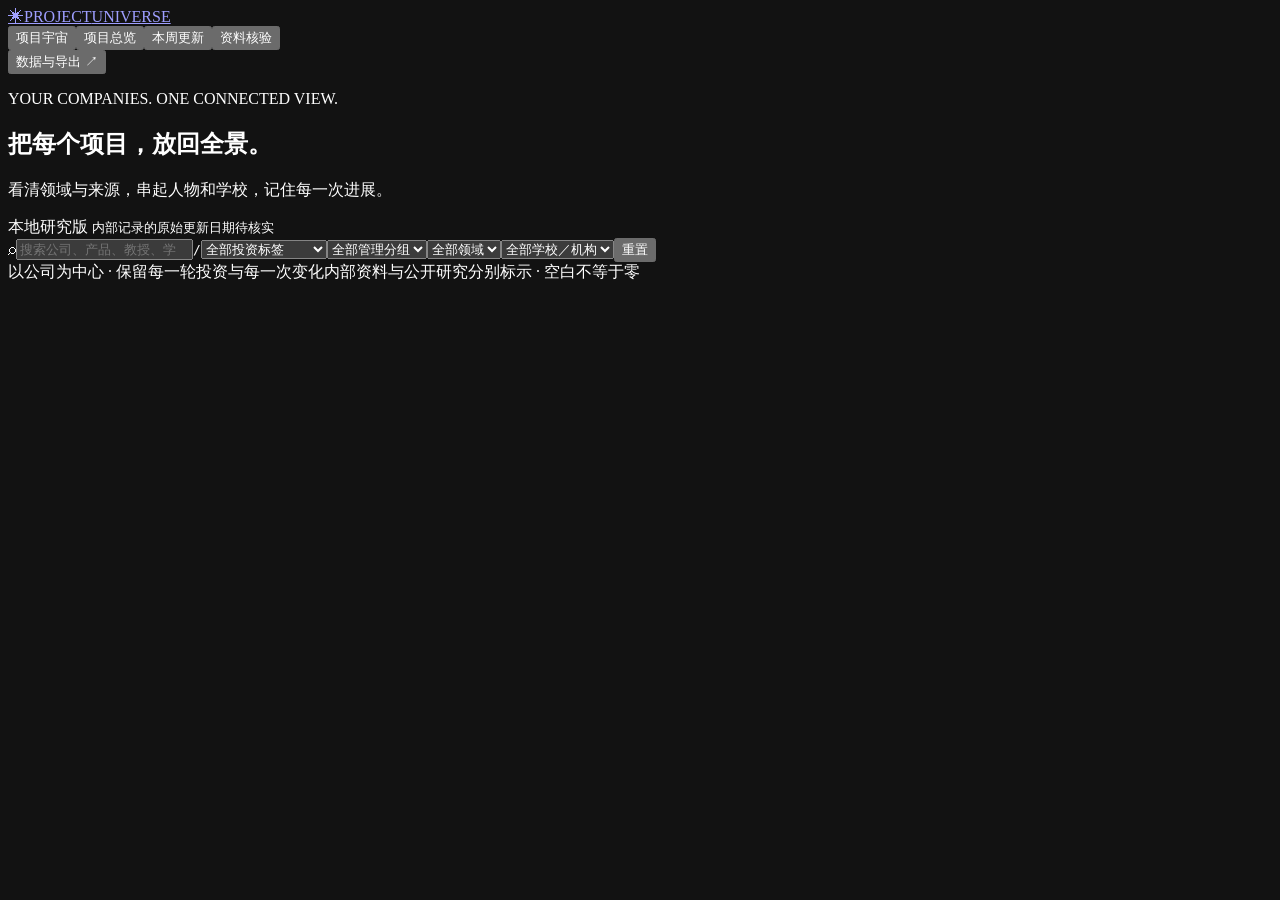
<file: src/template.html>
<!doctype html>
<html lang="zh-CN"><head><meta charset="UTF-8"><meta name="viewport" content="width=device-width,initial-scale=1"><meta name="color-scheme" content="dark"><title>项目 Universe · 公司与投资管理</title><style>/*__STYLE__*/</style></head>
<body>
<header class="topbar"><a class="brand" href="#"><span class="brand-icon">✳</span><span>PROJECT<span class="brand-sub">UNIVERSE</span></span></a><nav aria-label="页面"><button data-view="universe" class="active">项目宇宙</button><button data-view="list">项目总览</button><button data-view="weekly">本周更新</button><button data-view="quality">资料核验</button></nav><div class="top-actions"><span id="saveStatus" class="save-status"></span><button id="dataMenuButton" class="outline">数据与导出 ↗</button></div></header>
<main><section class="heading"><div><p class="eyebrow">YOUR COMPANIES. ONE CONNECTED VIEW.</p><h1 id="pageTitle">把每个项目，放回全景。</h1><p id="pageDescription">看清领域与来源，串起人物和学校，记住每一次进展。</p></div><div class="version"><span class="live-dot"></span> 本地研究版 <span id="version"></span><small id="dataNote">内部记录的原始更新日期待核实</small></div></section>
<section id="stats" class="stats"></section>
<section class="filters"><label class="search"><span>⌕</span><input id="search" type="search" placeholder="搜索公司、产品、教授、学校…" aria-label="搜索项目"><kbd>/</kbd></label><select id="investFilter" aria-label="投资标签"><option value="">全部投资标签</option><option value="invested">已投</option><option value="uninvested">未投</option><option value="exited">历史已投／已退出</option></select><select id="manageFilter" aria-label="管理分组"><option value="">全部管理分组</option><option value="pipeline">在手推进</option><option value="portfolio">投后跟踪</option></select><select id="sectorFilter" aria-label="领域"><option value="">全部领域</option></select><select id="schoolFilter" aria-label="学校与机构"><option value="">全部学校／机构</option></select><button id="resetFilters" title="清除筛选">重置</button></section>
<div class="workspace"><section id="content" class="content"></section><aside id="rightRail" class="right-rail"></aside></div>
<footer><span>以公司为中心 · 保留每一轮投资与每一次变化</span><span>内部资料与公开研究分别标示 · 空白不等于零</span></footer></main>
<div id="drawerBackdrop" class="backdrop" hidden></div><aside id="drawer" class="drawer" aria-label="公司档案" hidden></aside>
<dialog id="modal"><div id="modalContent"></div></dialog><div id="toast" class="toast" role="status" hidden></div>
<input id="importFile" type="file" accept="application/json,.json" hidden>
<script id="app-data" type="application/json">__DATA__</script><script>/*__APP__*/</script></body></html>
</file>
